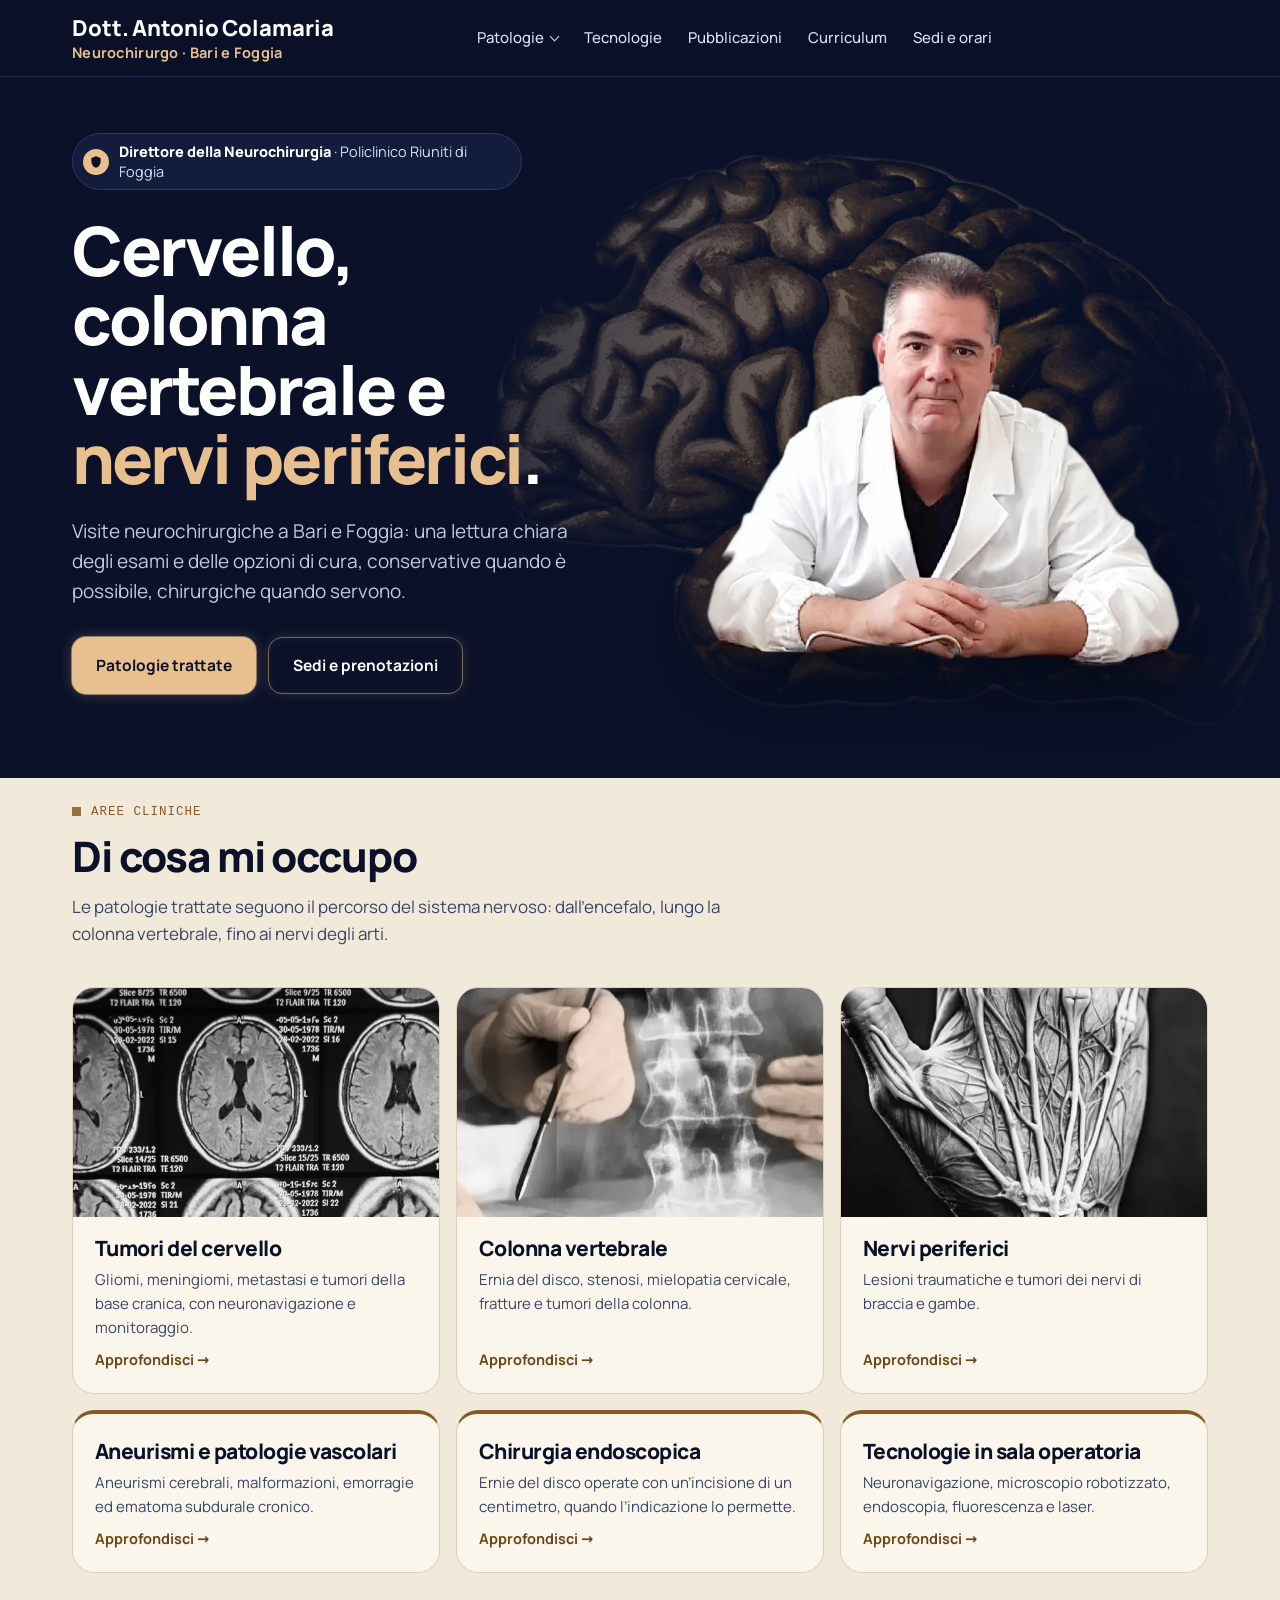
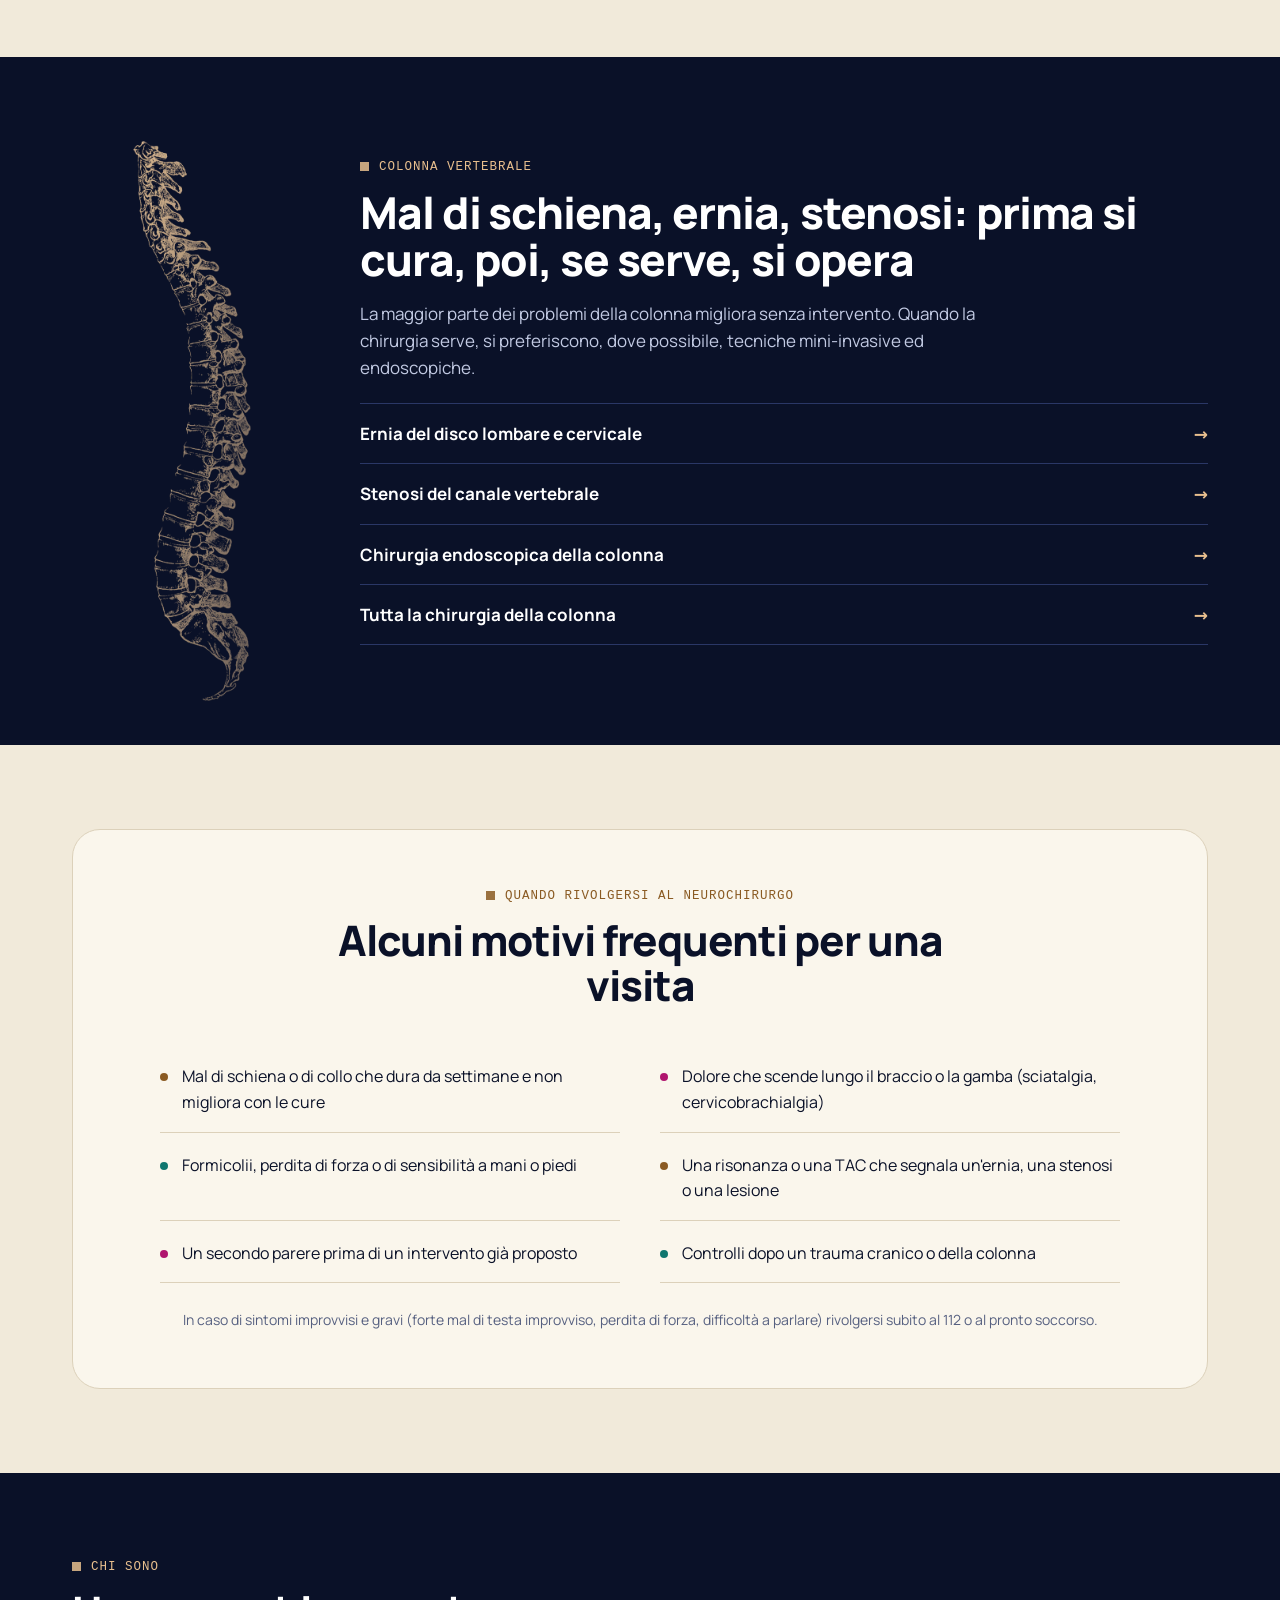
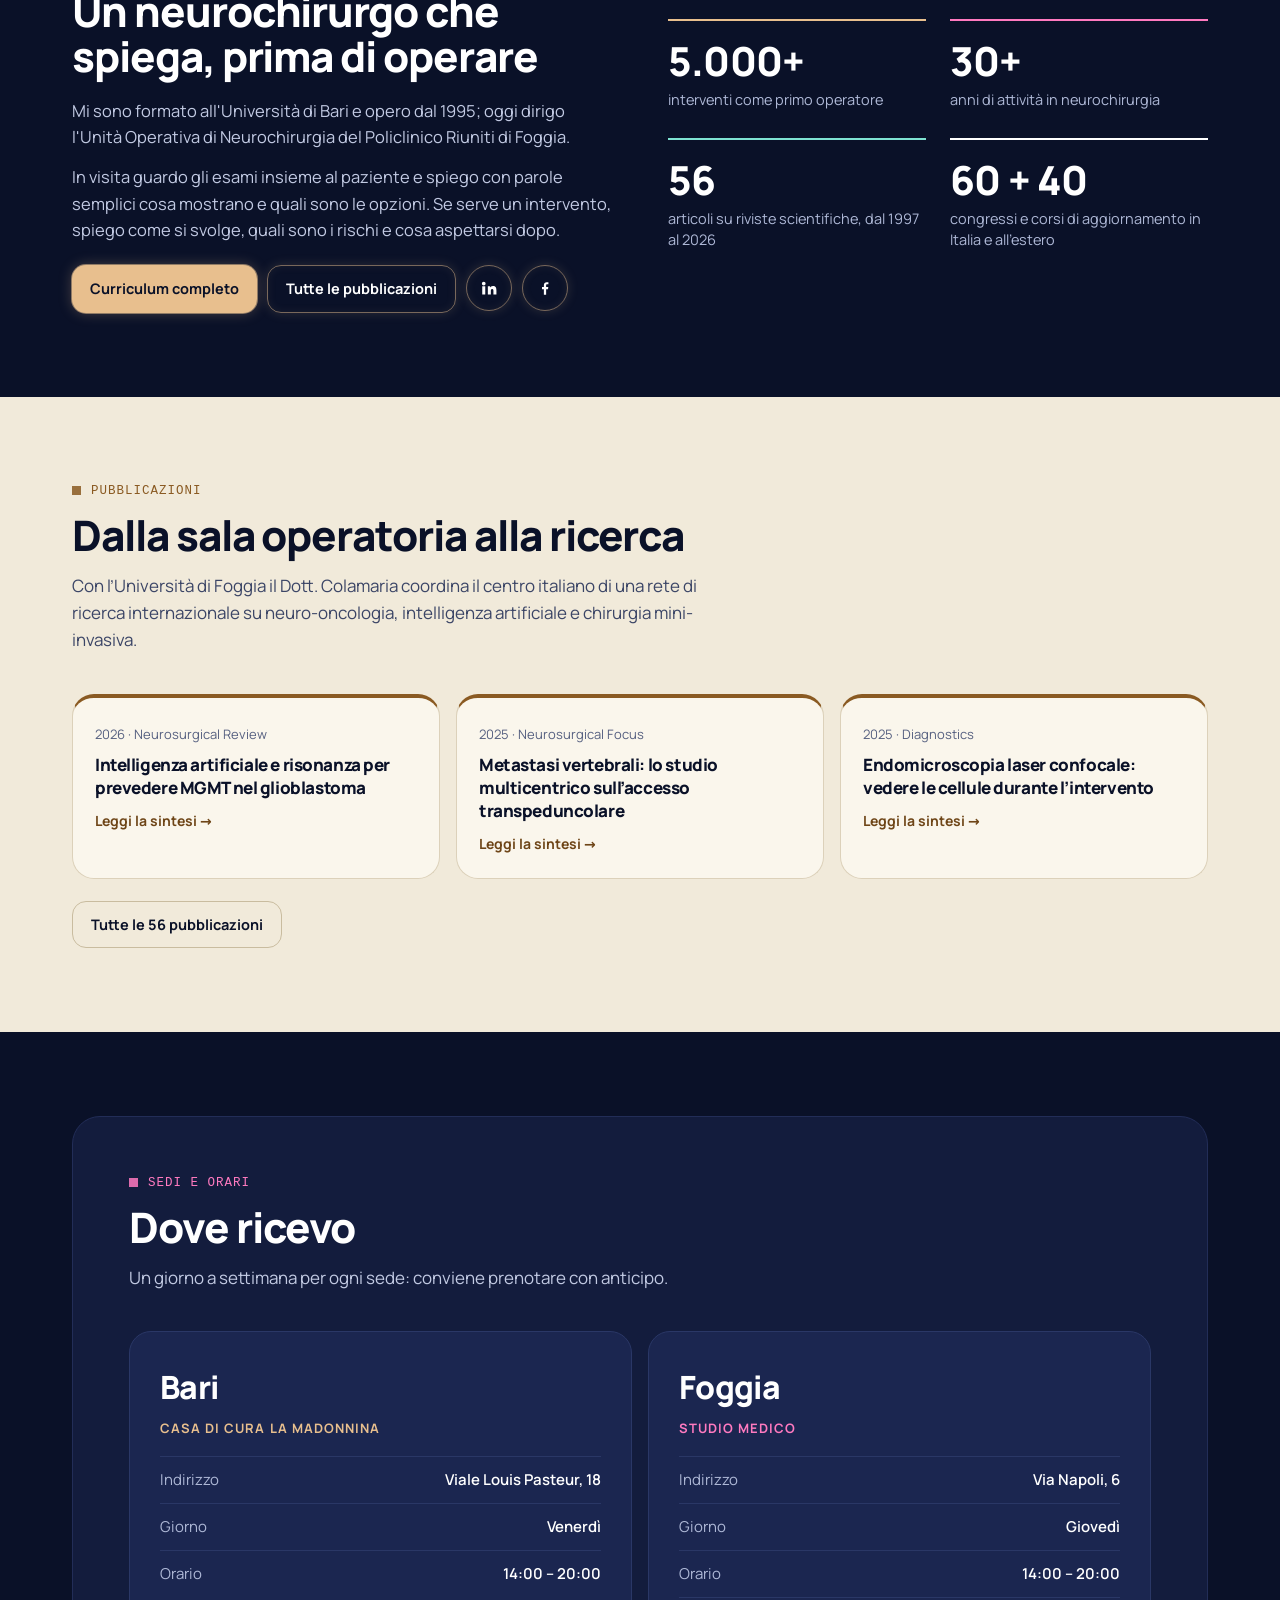
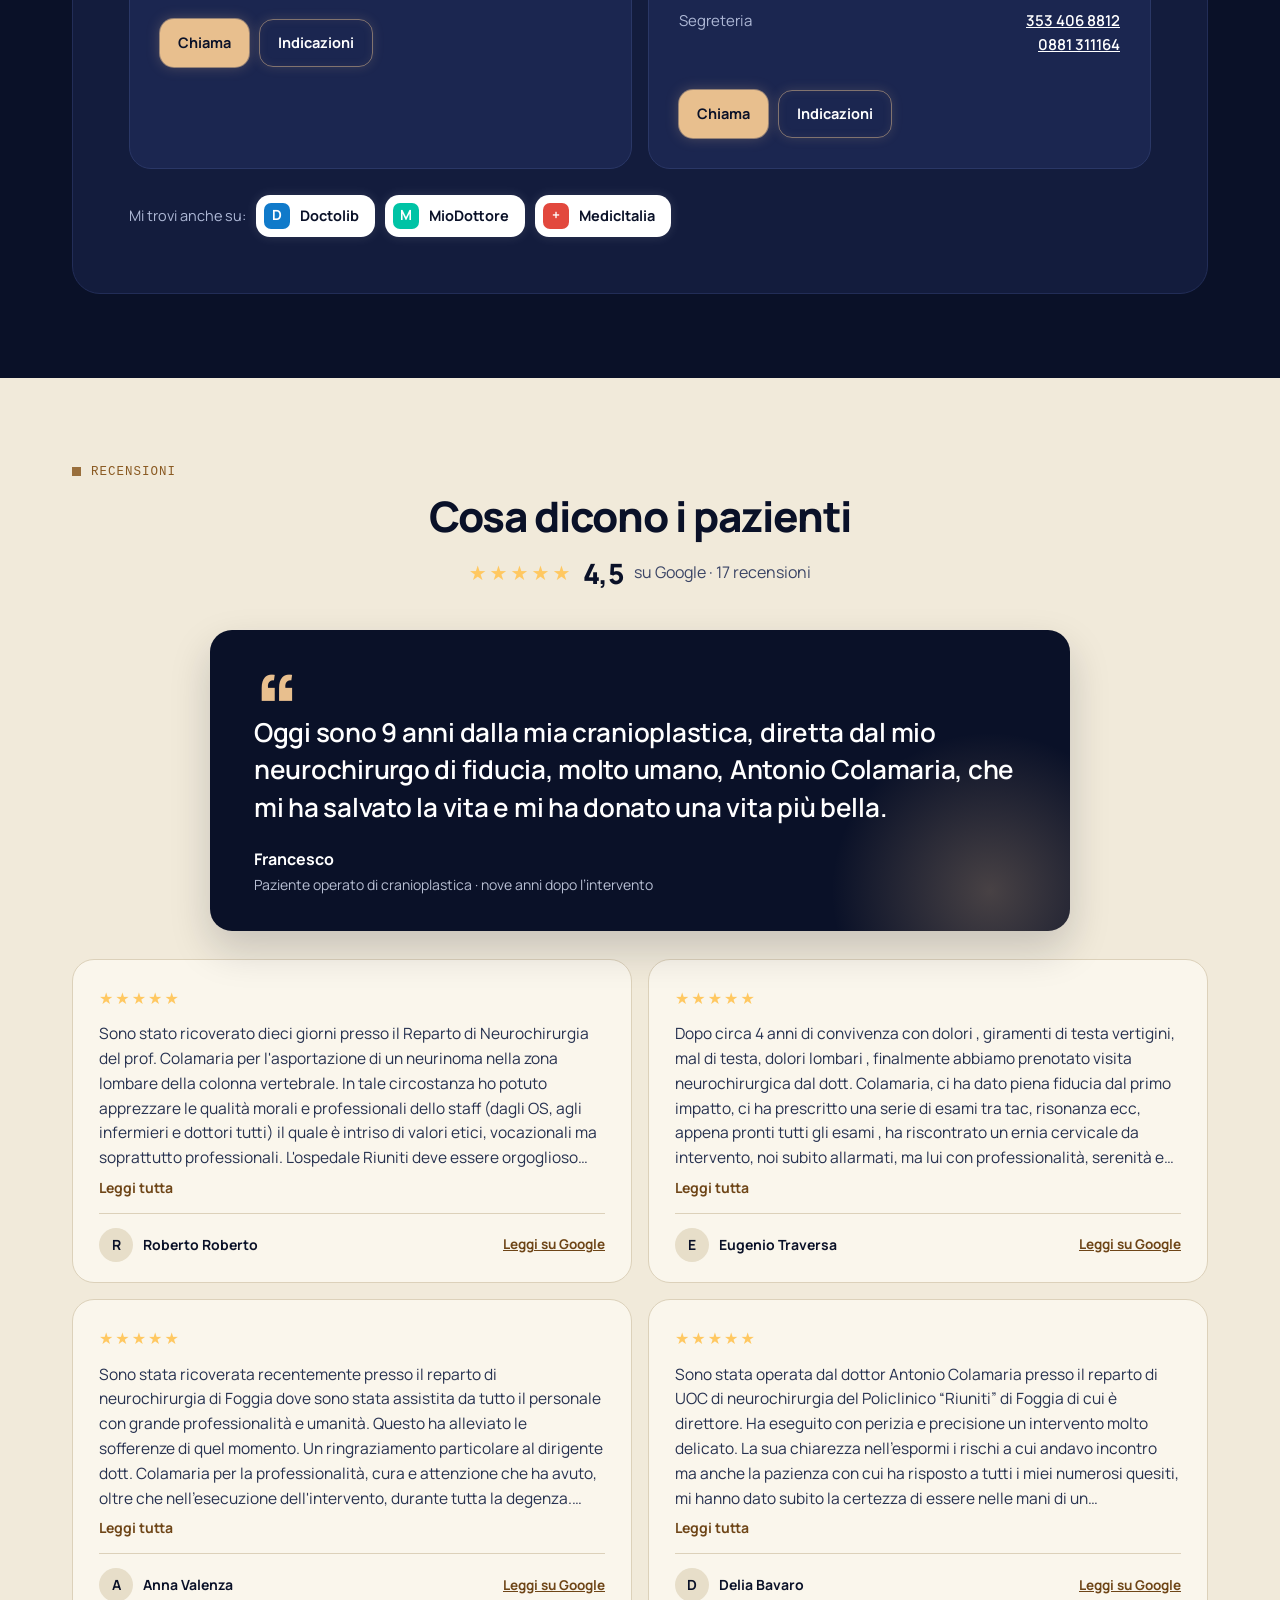
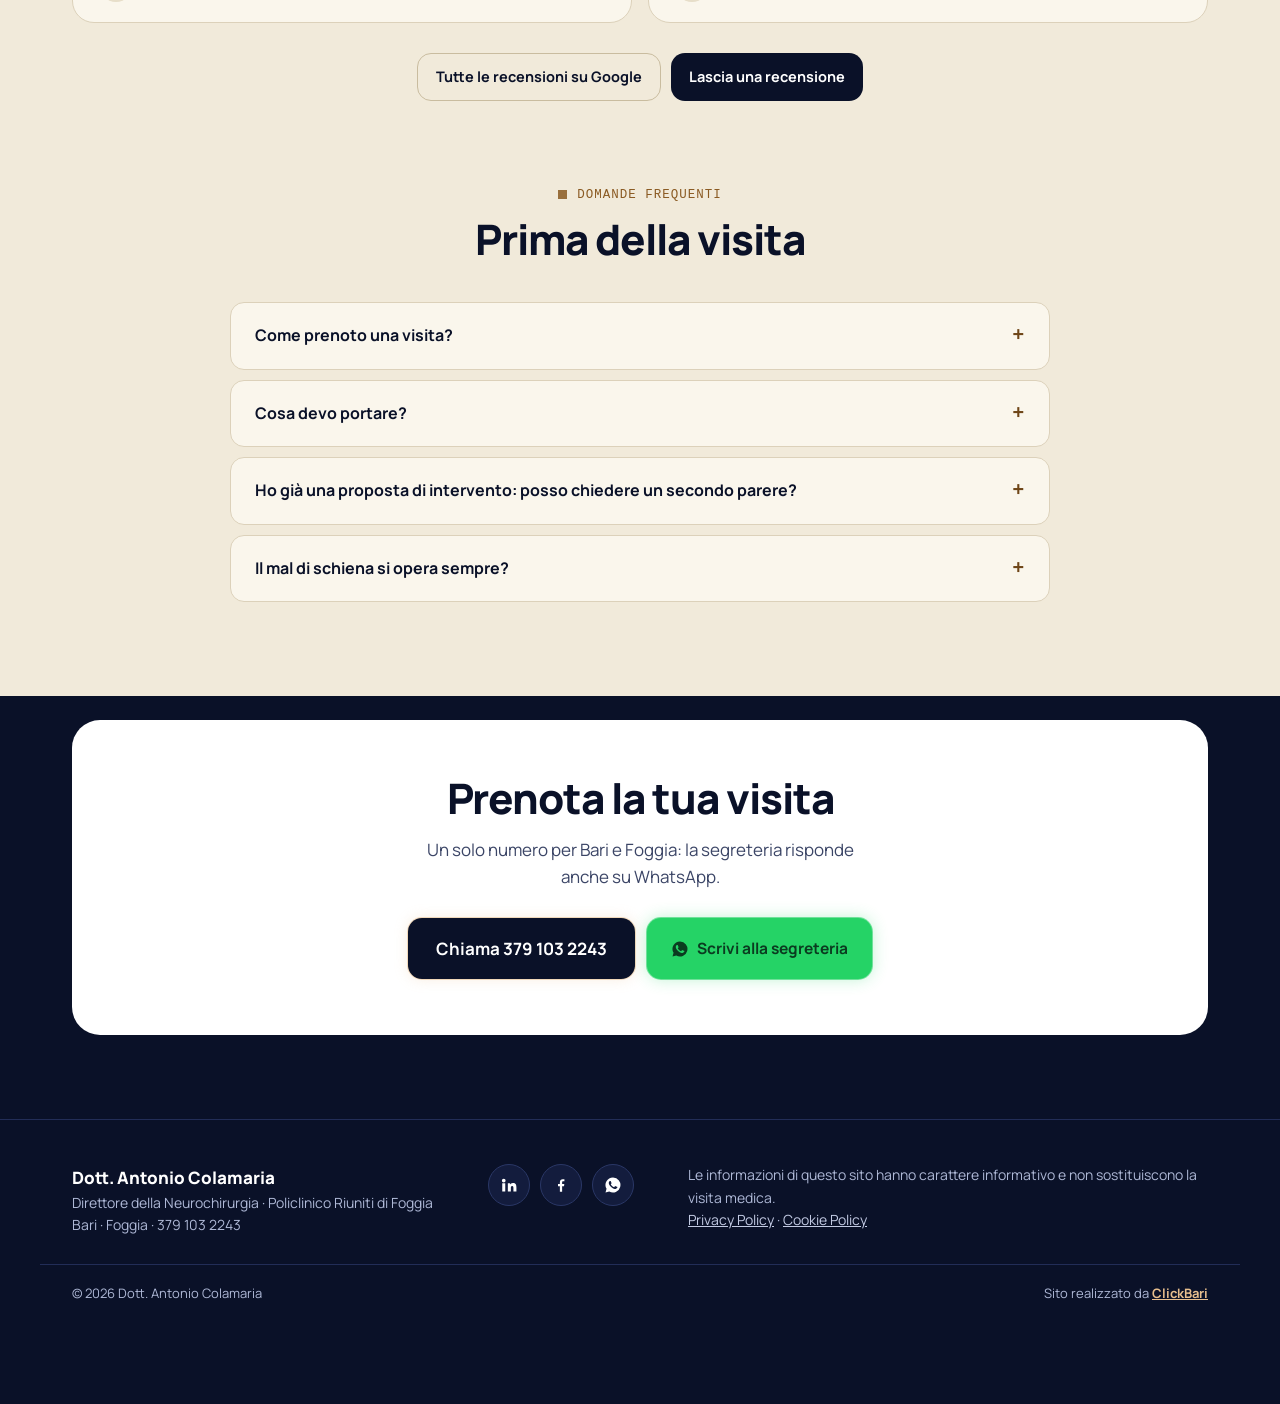
<file: index.html>
<!DOCTYPE html>
<html lang="it">
<head>
<meta charset="UTF-8">
<meta name="viewport" content="width=device-width, initial-scale=1">
<title>Dott. Antonio Colamaria — Neurochirurgo a Bari e Foggia</title>
<meta name="description" content="Dott. Antonio Colamaria, specialista in Neurochirurgia. Visite a Bari (Casa di Cura La Madonnina, venerdì) e a Foggia (via Napoli 6, giovedì). Patologie cerebrali, della colonna vertebrale e dei nervi periferici.">
<link rel="canonical" href="https://antoniocolamaria.it/">
<meta name="theme-color" content="#0A1128">
<link rel="icon" type="image/svg+xml" href="img/favicon.svg">
<link rel="icon" type="image/png" href="favicon.png">
<link rel="apple-touch-icon" href="img/apple-touch-icon.png">
<meta property="og:type" content="website">
<meta property="og:locale" content="it_IT">
<meta property="og:site_name" content="Dott. Antonio Colamaria">
<meta property="og:title" content="Dott. Antonio Colamaria — Neurochirurgo a Bari e Foggia">
<meta property="og:description" content="Visite di neurochirurgia a Bari (venerdì) e Foggia (giovedì). Cervello, colonna vertebrale e nervi periferici. Prenotazioni: 379 103 2243.">
<meta property="og:url" content="https://antoniocolamaria.it/">
<meta property="og:image" content="https://antoniocolamaria.it/img/og.jpg">
<meta property="og:image:width" content="1200">
<meta property="og:image:height" content="630">
<meta name="twitter:card" content="summary_large_image">
<link rel="preload" href="img/dott-antonio-colamaria.webp" as="image" type="image/webp">
<link rel="preload" href="fonts/manrope-latin-800-normal.woff2" as="font" type="font/woff2" crossorigin>
<link rel="preload" href="fonts/manrope-latin-400-normal.woff2" as="font" type="font/woff2" crossorigin>
<script type="application/ld+json">
{
  "@context": "https://schema.org",
  "@graph": [
    {
      "@type": "Person",
      "@id": "https://antoniocolamaria.it/#antonio",
      "name": "Antonio Colamaria",
      "honorificPrefix": "Dott.",
      "jobTitle": "Direttore della Neurochirurgia",
      "worksFor": {"@type": "Hospital", "name": "Policlinico Riuniti di Foggia", "address": {"@type": "PostalAddress", "addressLocality": "Foggia", "addressCountry": "IT"}},
      "alumniOf": {"@type": "CollegeOrUniversity", "name": "Università degli Studi di Bari"},
      "image": "https://antoniocolamaria.it/img/dott-antonio-colamaria.webp",
      "url": "https://antoniocolamaria.it/",
      "sameAs": [
        "https://www.linkedin.com/in/antonio-colamaria-a13306196/",
        "https://www.facebook.com/AntonioColamariaNeurochirurgo",
        "https://www.doctolib.it/neurochirurgo/bari/antonio-colamaria",
        "https://www.miodottore.it/antonio-colamaria/neurochirurgo/bari",
        "https://www.medicitalia.it/acolamaria/",
        "https://scholar.google.it/citations?user=2mzh9SIAAAAJ"
      ]
    },
    {
      "@type": "Physician",
      "@id": "https://antoniocolamaria.it/#bari",
      "name": "Dott. Antonio Colamaria — Neurochirurgo a Bari",
      "medicalSpecialty": "Neurosurgery",
      "url": "https://antoniocolamaria.it/",
      "image": "https://antoniocolamaria.it/img/dott-antonio-colamaria.webp",
      "telephone": "+393791032243",
      "address": {"@type": "PostalAddress", "streetAddress": "Viale Louis Pasteur, 18 (Casa di Cura La Madonnina)", "addressLocality": "Bari", "postalCode": "70124", "addressRegion": "BA", "addressCountry": "IT"},
      "openingHoursSpecification": [{"@type": "OpeningHoursSpecification", "dayOfWeek": "Friday", "opens": "14:00", "closes": "20:00"}],
      "employee": {"@id": "https://antoniocolamaria.it/#antonio"},
      "hasMap": "https://www.google.com/maps/place/?q=place_id:ChIJ8eb4NxvpRxMRz8BQaF9ujLE"
    },
    {
      "@type": "Physician",
      "@id": "https://antoniocolamaria.it/#foggia",
      "name": "Dott. Antonio Colamaria — Neurochirurgo a Foggia",
      "medicalSpecialty": "Neurosurgery",
      "url": "https://antoniocolamaria.it/",
      "image": "https://antoniocolamaria.it/img/dott-antonio-colamaria.webp",
      "telephone": "+393791032243",
      "address": {"@type": "PostalAddress", "streetAddress": "Via Napoli, 6", "addressLocality": "Foggia", "addressRegion": "FG", "addressCountry": "IT"},
      "openingHoursSpecification": [{"@type": "OpeningHoursSpecification", "dayOfWeek": "Thursday", "opens": "14:00", "closes": "20:00"}],
      "employee": {"@id": "https://antoniocolamaria.it/#antonio"}
    },
    {
      "@type": "FAQPage",
      "mainEntity": [
        {"@type": "Question", "name": "Come prenoto una visita?", "acceptedAnswer": {"@type": "Answer", "text": "Telefonando o scrivendo su WhatsApp alla segreteria al 379 103 2243: un solo numero per entrambe le sedi."}},
        {"@type": "Question", "name": "Cosa devo portare?", "acceptedAnswer": {"@type": "Answer", "text": "Gli esami già fatti (CD o link delle immagini di risonanza, TAC o radiografie, con i referti), eventuali visite specialistiche precedenti e l'elenco dei farmaci che assumi."}},
        {"@type": "Question", "name": "Ho già una proposta di intervento: posso chiedere un secondo parere?", "acceptedAnswer": {"@type": "Answer", "text": "Sì. Porta gli esami e la relazione che ti è stata consegnata: li valutiamo insieme e ti spiego le alternative possibili."}},
        {"@type": "Question", "name": "Il mal di schiena si opera sempre?", "acceptedAnswer": {"@type": "Answer", "text": "No. Nella maggior parte dei casi di patologia degenerativa della colonna si parte da terapie conservative; la chirurgia è indicata solo in situazioni specifiche, valutate caso per caso."}}
      ]
    }
  ]
}
</script>
<link rel="stylesheet" href="assets/style.css">
</head>
<body>

<header>
  <div class="wrap">
    <a href="/" class="brand"><strong>Dott. Antonio Colamaria</strong><span>Neurochirurgo · Bari e Foggia</span></a>
    <button class="menu-btn" type="button" aria-expanded="false" aria-controls="menu" aria-label="Apri il menu"><svg class="bars" viewBox="0 0 24 24" fill="none" stroke="currentColor" stroke-width="2" stroke-linecap="round" aria-hidden="true"><path d="M4 7h16M4 12h16M4 17h16"/></svg><svg class="x" viewBox="0 0 24 24" fill="none" stroke="currentColor" stroke-width="2" stroke-linecap="round" aria-hidden="true"><path d="M6 6l12 12M18 6L6 18"/></svg></button>
    <nav id="menu" aria-label="Menu principale">
      <div class="dd">
        <a href="/#patologie" class="dd-top">Patologie</a>
        <div class="sub">
          <a href="neuro-oncologia.html">Tumori del cervello</a>
          <a href="colonna-vertebrale.html">Colonna vertebrale</a>
          <a href="ernia-del-disco.html">Ernia del disco</a>
          <a href="stenosi-del-canale.html">Stenosi del canale</a>
          <a href="chirurgia-endoscopica-colonna.html">Chirurgia endoscopica</a>
          <a href="patologie-vascolari.html">Aneurismi e patologie vascolari</a>
          <a href="nervi-periferici.html">Nervi periferici</a>
          <a href="parkinson-dbs.html">Parkinson e DBS</a>
        </div>
      </div>
      <a href="tecnologie.html">Tecnologie</a>
      <a href="pubblicazioni.html">Pubblicazioni</a>
      <a href="curriculum.html">Curriculum</a>
      <a href="/#sedi">Sedi e orari</a>
      <a href="tel:+393791032243" class="btn btn-primary btn-sm">Prenota: 379 103 2243</a>
    </nav>
  </div>
</header>

<main>

<section class="hero">
  <div class="wrap">
    <div>
      <p class="hero-badge"><i aria-hidden="true"><svg viewBox="0 0 24 24"><path d="M12 2 4 5v6c0 5 3.4 9.4 8 11 4.6-1.6 8-6 8-11V5l-8-3Z"/></svg></i><span><b>Direttore della Neurochirurgia</b> · Policlinico Riuniti di Foggia</span></p>
      <h1>Cervello, colonna vertebrale e <em>nervi periferici</em>.</h1>
      <p class="lede">Visite neurochirurgiche a Bari e Foggia: una lettura chiara degli esami e delle opzioni di cura, conservative quando è possibile, chirurgiche quando servono.</p>
      <div class="hero-actions">
        <a href="#patologie" class="btn btn-primary">Patologie trattate</a>
        <a href="#sedi" class="btn btn-ghost">Sedi e prenotazioni</a>
      </div>
    </div>
    <figure class="portrait cut">
      <picture>
        <img src="img/dott-antonio-colamaria-scontornato.webp" alt="Il Dott. Antonio Colamaria, neurochirurgo" width="840" height="758" fetchpriority="high">
      </picture>
    </figure>
  </div>
</section>

<section id="patologie" class="light">
  <div class="wrap">
    <div class="head">
      <div class="kicker">Aree cliniche</div>
      <h2>Di cosa mi occupo</h2>
      <p>Le patologie trattate seguono il percorso del sistema nervoso: dall’encefalo, lungo la colonna vertebrale, fino ai nervi degli arti.</p>
    </div>
    <div class="areas">
      <a class="area" href="neuro-oncologia.html">
        <div class="pic"><img src="img/patologie-cervello.webp" alt="Risonanza magnetica dell’encefalo" width="584" height="365" loading="lazy" decoding="async"></div>
        <div class="body"><h3>Tumori del cervello</h3><p>Gliomi, meningiomi, metastasi e tumori della base cranica, con neuronavigazione e monitoraggio.</p><span class="go">Approfondisci →</span></div>
      </a>
      <a class="area" href="colonna-vertebrale.html">
        <div class="pic"><img src="img/patologie-colonna.webp" alt="Radiografia della colonna vertebrale" width="584" height="365" loading="lazy" decoding="async"></div>
        <div class="body"><h3>Colonna vertebrale</h3><p>Ernia del disco, stenosi, mielopatia cervicale, fratture e tumori della colonna.</p><span class="go">Approfondisci →</span></div>
      </a>
      <a class="area" href="nervi-periferici.html">
        <div class="pic"><img src="img/patologie-nervi.webp" alt="Nervi periferici della mano" width="584" height="365" loading="lazy" decoding="async"></div>
        <div class="body"><h3>Nervi periferici</h3><p>Lesioni traumatiche e tumori dei nervi di braccia e gambe.</p><span class="go">Approfondisci →</span></div>
      </a>
      <a class="area txt" href="patologie-vascolari.html">
        <div class="body"><h3>Aneurismi e patologie vascolari</h3><p>Aneurismi cerebrali, malformazioni, emorragie ed ematoma subdurale cronico.</p><span class="go">Approfondisci →</span></div>
      </a>
      <a class="area txt" href="chirurgia-endoscopica-colonna.html">
        <div class="body"><h3>Chirurgia endoscopica</h3><p>Ernie del disco operate con un’incisione di un centimetro, quando l’indicazione lo permette.</p><span class="go">Approfondisci →</span></div>
      </a>
      <a class="area txt" href="tecnologie.html">
        <div class="body"><h3>Tecnologie in sala operatoria</h3><p>Neuronavigazione, microscopio robotizzato, endoscopia, fluorescenza e laser.</p><span class="go">Approfondisci →</span></div>
      </a>
    </div>
  </div>
</section>

<section class="spine-band">
  <div class="wrap band">
    <div class="art"><img src="img/anatomia/colonna.webp" alt="Illustrazione anatomica della colonna vertebrale" width="297" height="1400" loading="lazy"></div>
    <div>
      <div class="kicker">Colonna vertebrale</div>
      <h2>Mal di schiena, ernia, stenosi: prima si cura, poi, se serve, si opera</h2>
      <p class="lede" style="color:var(--ink-soft);font-size:17px;max-width:40em">La maggior parte dei problemi della colonna migliora senza intervento. Quando la chirurgia serve, si preferiscono, dove possibile, tecniche mini-invasive ed endoscopiche.</p>
      <ul class="links-list">
        <li><a href="ernia-del-disco.html">Ernia del disco lombare e cervicale <span>→</span></a></li>
        <li><a href="stenosi-del-canale.html">Stenosi del canale vertebrale <span>→</span></a></li>
        <li><a href="chirurgia-endoscopica-colonna.html">Chirurgia endoscopica della colonna <span>→</span></a></li>
        <li><a href="colonna-vertebrale.html">Tutta la chirurgia della colonna <span>→</span></a></li>
      </ul>
    </div>
  </div>
</section>

<section class="when light" style="padding-top:84px">
  <div class="wrap"><div class="inner">
    <div class="head center">
      <div class="kicker">Quando rivolgersi al neurochirurgo</div>
      <h2>Alcuni motivi frequenti per una visita</h2>
    </div>
    <div class="when-grid">
      <div class="when-item">Mal di schiena o di collo che dura da settimane e non migliora con le cure</div>
      <div class="when-item">Dolore che scende lungo il braccio o la gamba (sciatalgia, cervicobrachialgia)</div>
      <div class="when-item">Formicolii, perdita di forza o di sensibilità a mani o piedi</div>
      <div class="when-item">Una risonanza o una TAC che segnala un'ernia, una stenosi o una lesione</div>
      <div class="when-item">Un secondo parere prima di un intervento già proposto</div>
      <div class="when-item">Controlli dopo un trauma cranico o della colonna</div>
    </div>
    <p class="note">In caso di sintomi improvvisi e gravi (forte mal di testa improvviso, perdita di forza, difficoltà a parlare) rivolgersi subito al 112 o al pronto soccorso.</p>
  </div></div>
</section>

<section id="chi-sono">
  <div class="wrap about">
    <div>
      <div class="kicker">Chi sono</div>
      <h2>Un neurochirurgo che spiega, prima di operare</h2>
      <p>Mi sono formato all'Università di Bari e opero dal 1995; oggi dirigo l'Unità Operativa di Neurochirurgia del Policlinico Riuniti di Foggia.</p>
      <p>In visita guardo gli esami insieme al paziente e spiego con parole semplici cosa mostrano e quali sono le opzioni. Se serve un intervento, spiego come si svolge, quali sono i rischi e cosa aspettarsi dopo.</p>
      <div class="links-row">
        <a href="curriculum.html" class="btn btn-primary btn-sm">Curriculum completo</a>
        <a href="pubblicazioni.html" class="btn btn-ghost btn-sm">Tutte le pubblicazioni</a>
        <a href="https://www.linkedin.com/in/antonio-colamaria-a13306196/" class="btn btn-ghost btn-sm social icon-only" target="_blank" rel="noopener me" aria-label="LinkedIn" title="LinkedIn"><svg viewBox="0 0 24 24" aria-hidden="true"><path d="M4.98 3.5a2.5 2.5 0 1 1 0 5 2.5 2.5 0 0 1 0-5ZM3 9.75h4v11H3v-11Zm6.5 0h3.8v1.5h.06c.53-1 1.83-2.05 3.77-2.05 4.03 0 4.77 2.65 4.77 6.1v5.45h-4v-4.83c0-1.15-.02-2.63-1.6-2.63-1.6 0-1.85 1.25-1.85 2.55v4.91h-4v-11Z"/></svg></a>
        <a href="https://www.facebook.com/AntonioColamariaNeurochirurgo" class="btn btn-ghost btn-sm social icon-only" target="_blank" rel="noopener me" aria-label="Facebook" title="Facebook"><svg viewBox="0 0 24 24" aria-hidden="true"><path d="M13.5 21v-7.5h2.5l.4-3h-2.9V8.6c0-.87.25-1.46 1.5-1.46h1.55V4.45A20 20 0 0 0 14.3 4.3c-2.25 0-3.8 1.37-3.8 3.9v2.3H8v3h2.5V21h3Z"/></svg></a>
      </div>
    </div>
    <div class="about-stats">
      <div class="stat"><b>5.000+</b><span>interventi come primo operatore</span></div>
      <div class="stat"><b>30+</b><span>anni di attività in neurochirurgia</span></div>
      <div class="stat"><b>56</b><span>articoli su riviste scientifiche, dal 1997 al 2026</span></div>
      <div class="stat"><b>60 + 40</b><span>congressi e corsi di aggiornamento in Italia e all&#39;estero</span></div>
    </div>
  </div>
</section>

<section class="light" id="ricerca">
  <div class="wrap">
    <div class="head">
      <div class="kicker">Pubblicazioni</div>
      <h2>Dalla sala operatoria alla ricerca</h2>
      <p>Con l’Università di Foggia il Dott. Colamaria coordina il centro italiano di una rete di ricerca internazionale su neuro-oncologia, intelligenza artificiale e chirurgia mini-invasiva.</p>
    </div>
    <div class="featured">
      <a class="feat" href="pubblicazioni.html#p2026-mgmt" style="text-decoration:none;color:inherit">
        <div class="body"><div class="meta">2026 · Neurosurgical Review</div><h3>Intelligenza artificiale e risonanza per prevedere MGMT nel glioblastoma</h3><span class="go" style="font-weight:700;color:var(--teal-deep);font-size:14px">Leggi la sintesi →</span></div>
      </a>
      <a class="feat" href="pubblicazioni.html#p2025-transpeduncolare" style="text-decoration:none;color:inherit">
        <div class="body"><div class="meta">2025 · Neurosurgical Focus</div><h3>Metastasi vertebrali: lo studio multicentrico sull’accesso transpeduncolare</h3><span class="go" style="font-weight:700;color:var(--teal-deep);font-size:14px">Leggi la sintesi →</span></div>
      </a>
      <a class="feat" href="pubblicazioni.html#p2025-confocale" style="text-decoration:none;color:inherit">
        <div class="body"><div class="meta">2025 · Diagnostics</div><h3>Endomicroscopia laser confocale: vedere le cellule durante l’intervento</h3><span class="go" style="font-weight:700;color:var(--teal-deep);font-size:14px">Leggi la sintesi →</span></div>
      </a>
    </div>
    <p style="margin-top:22px"><a href="pubblicazioni.html" class="btn btn-ghost btn-sm">Tutte le 56 pubblicazioni</a></p>
  </div>
</section>

<section class="sedi" id="sedi">
  <div class="wrap"><div class="inner">
    <div class="head">
      <div class="kicker">Sedi e orari</div>
      <h2>Dove ricevo</h2>
      <p>Un giorno a settimana per ogni sede: conviene prenotare con anticipo.</p>
    </div>
    <div class="loc-grid">
      <div class="loc">
        <div class="city">Bari</div>
        <div class="place">Casa di Cura La Madonnina</div>
        <div class="row"><span>Indirizzo</span><span>Viale Louis Pasteur, 18</span></div>
        <div class="row"><span>Giorno</span><span>Venerdì</span></div>
        <div class="row"><span>Orario</span><span>14:00 – 20:00</span></div>
        <div class="loc-actions">
          <a href="tel:+393791032243" class="btn btn-primary btn-sm">Chiama</a>
          <a href="https://www.google.com/maps/place/?q=place_id:ChIJ8eb4NxvpRxMRz8BQaF9ujLE" class="btn btn-ghost btn-sm" target="_blank" rel="noopener">Indicazioni</a>
        </div>
      </div>
      <div class="loc">
        <div class="city">Foggia</div>
        <div class="place">Studio medico</div>
        <div class="row"><span>Indirizzo</span><span>Via Napoli, 6</span></div>
        <div class="row"><span>Giorno</span><span>Giovedì</span></div>
        <div class="row"><span>Orario</span><span>14:00 – 20:00</span></div>
        <div class="row"><span>Segreteria</span><span><a href="tel:+393534068812">353 406 8812</a><br><a href="tel:+390881311164">0881 311164</a></span></div>
        <div class="loc-actions">
          <a href="tel:+393534068812" class="btn btn-primary btn-sm">Chiama</a>
          <a href="https://www.google.com/maps/search/?api=1&amp;query=Via+Napoli+6+Foggia" class="btn btn-ghost btn-sm" target="_blank" rel="noopener">Indicazioni</a>
        </div>
      </div>
    </div>
    <div class="online">
      <span>Mi trovi anche su:</span>
      <a class="plat" href="https://www.doctolib.it/neurochirurgo/bari/antonio-colamaria" target="_blank" rel="noopener"><i style="background:#107ACA" aria-hidden="true">D</i>Doctolib</a>
      <a class="plat" href="https://www.miodottore.it/antonio-colamaria/neurochirurgo/bari" target="_blank" rel="noopener"><i style="background:#00C3A5" aria-hidden="true">M</i>MioDottore</a>
      <a class="plat" href="https://www.medicitalia.it/acolamaria/" target="_blank" rel="noopener"><i style="background:#E2483D" aria-hidden="true">+</i>MedicItalia</a>
    </div>
  </div></div>
</section>

<section class="reviews light" id="recensioni" style="padding-top:84px">
  <div class="wrap">
    <div class="kicker">Recensioni</div>
    <h2 class="rev-h">Cosa dicono i pazienti</h2>
    <div class="rev-score"><span class="stars" aria-hidden="true">★★★★★</span><b>4,5</b><span>su Google · 17 recensioni</span></div>
    <figure class="story">
      <div class="story-mark" aria-hidden="true">“</div>
      <blockquote>Oggi sono 9 anni dalla mia cranioplastica, diretta dal mio neurochirurgo di fiducia, molto umano, Antonio Colamaria, che mi ha salvato la vita e mi ha donato una vita più bella.</blockquote>
      <figcaption><b>Francesco</b><span>Paziente operato di cranioplastica · nove anni dopo l’intervento</span></figcaption>
    </figure>
    <div class="rev-grid">
      <figure class="rev">
        <div class="rev-stars" aria-label="5 stelle su 5">★★★★★</div>
        <blockquote class="rev-text">Sono stato ricoverato dieci giorni presso il Reparto di Neurochirurgia del prof. Colamaria per l&#x27;asportazione di un neurinoma nella zona lombare della colonna vertebrale. In tale circostanza ho potuto apprezzare le qualità morali e professionali dello staff (dagli OS, agli infermieri e dottori tutti) il quale è intriso di valori etici, vocazionali ma soprattutto professionali. L&#x27;ospedale Riuniti deve essere orgoglioso della sua eccellenza: Neurochirurgia!</blockquote>
        <button class="rev-more" type="button" style="visibility:hidden">Leggi tutta</button>
        <figcaption><span class="av" aria-hidden="true">R</span><b>Roberto Roberto</b><a href="https://share.google/oZbVhh4xeSfmyc0vO" target="_blank" rel="noopener">Leggi su Google</a></figcaption>
      </figure>
      <figure class="rev">
        <div class="rev-stars" aria-label="5 stelle su 5">★★★★★</div>
        <blockquote class="rev-text">Dopo circa 4 anni di convivenza con dolori , giramenti di testa vertigini, mal di testa, dolori lombari , finalmente abbiamo prenotato visita neurochirurgica dal dott. Colamaria, ci ha dato piena fiducia dal primo impatto, ci ha prescritto una serie di esami tra tac, risonanza ecc, appena pronti tutti gli esami , ha riscontrato un ernia cervicale da intervento, noi subito allarmati, ma lui con professionalità, serenità e tranquillità, ci ha rassicurati di stare tranquilli , subito prenotato intervento chirurgico al policlinico di Foggia, dopo 10 giorni ci hanno chiamato, intervento, tre giorni di degenza in ospedale, subito dimissioni, intervento riuscito perfettamente grazie al dott, Colamaria e&#x27; il suo equipe medico , mia moglie è rinata veramente una cosa da non credere, dopo aver trascorso tutto dicembre e metà gennaio perennemente a letto mia moglie e &#x27; ritornata a camminare passeggiare non ha più nessun dolore, è per altro soffriva di pressione alta da 15 anni oggi è ritornato tutto nella norma, a eliminato pure la pillola della pressione, un vero professionista, non aggiungo altro grazie ancora Antonio Colamaria, sei un vero professionista serio , grazie di tutto</blockquote>
        <button class="rev-more" type="button" style="visibility:hidden">Leggi tutta</button>
        <figcaption><span class="av" aria-hidden="true">E</span><b>Eugenio Traversa</b><a href="https://share.google/p5bYbDEppxoATuacg" target="_blank" rel="noopener">Leggi su Google</a></figcaption>
      </figure>
      <figure class="rev">
        <div class="rev-stars" aria-label="5 stelle su 5">★★★★★</div>
        <blockquote class="rev-text">Sono stata ricoverata recentemente presso il reparto di neurochirurgia di Foggia dove sono stata assistita da tutto il personale con grande professionalità e umanità. Questo ha alleviato le sofferenze di quel momento. Un ringraziamento particolare al dirigente dott. Colamaria per la professionalità, cura e attenzione che ha avuto, oltre che nell&#x27;esecuzione dell&#x27;intervento, durante tutta la degenza. Grazie</blockquote>
        <button class="rev-more" type="button" style="visibility:hidden">Leggi tutta</button>
        <figcaption><span class="av" aria-hidden="true">A</span><b>Anna Valenza</b><a href="https://share.google/kr8IRh9aucrmlOOM9" target="_blank" rel="noopener">Leggi su Google</a></figcaption>
      </figure>
      <figure class="rev">
        <div class="rev-stars" aria-label="5 stelle su 5">★★★★★</div>
        <blockquote class="rev-text">Sono stata operata dal dottor Antonio Colamaria presso il reparto di UOC di neurochirurgia del Policlinico “Riuniti” di Foggia di cui è direttore. Ha eseguito con perizia e precisione un intervento molto delicato. La sua chiarezza nell’espormi i rischi a cui andavo incontro ma anche la pazienza con cui ha risposto a tutti i miei numerosi quesiti, mi hanno dato subito la certezza di essere nelle mani di un professionista serio, preparato e con delle grandi competenze oltre che ad un medico empatico e rassicurante, nonostante la situazione complicata della mia malattia.<br>Vorrei aggiungere che anche il reparto di neurochirurgia da lui diretto funziona molto bene, con una elevata attenzione al paziente sia da parte del personale medico, infermieristico e paramedico.<br>Un grazie sincero al dottor Colamaria per quanto ogni giorno fa.<br>Delia Bavaro</blockquote>
        <button class="rev-more" type="button" style="visibility:hidden">Leggi tutta</button>
        <figcaption><span class="av" aria-hidden="true">D</span><b>Delia Bavaro</b><a href="https://share.google/cAZnsXzcZnndux5iy" target="_blank" rel="noopener">Leggi su Google</a></figcaption>
      </figure>
    </div>
    <div class="links-row">
      <a href="https://www.google.com/maps/place/?q=place_id:ChIJ8eb4NxvpRxMRz8BQaF9ujLE" class="btn btn-ghost btn-sm" target="_blank" rel="noopener">Tutte le recensioni su Google</a>
      <a href="https://search.google.com/local/writereview?placeid=ChIJ8eb4NxvpRxMRz8BQaF9ujLE" class="btn btn-primary btn-sm" target="_blank" rel="noopener">Lascia una recensione</a>
    </div>
  </div>
</section>

<section id="faq" class="light" style="padding-top:0">
  <div class="wrap">
    <div class="head center">
      <div class="kicker">Domande frequenti</div>
      <h2>Prima della visita</h2>
    </div>
    <div class="faq">
      <details><summary>Come prenoto una visita?</summary><p>Telefonando o scrivendo su WhatsApp alla segreteria al 379 103 2243: un solo numero per entrambe le sedi.</p></details>
      <details><summary>Cosa devo portare?</summary><p>Gli esami già fatti (CD o link delle immagini di risonanza, TAC o radiografie, con i referti), eventuali visite specialistiche precedenti e l'elenco dei farmaci che assumi.</p></details>
      <details><summary>Ho già una proposta di intervento: posso chiedere un secondo parere?</summary><p>Sì. Porta gli esami e la relazione che ti è stata consegnata: li valutiamo insieme e ti spiego le alternative possibili.</p></details>
      <details><summary>Il mal di schiena si opera sempre?</summary><p>No. Nella maggior parte dei casi di patologia degenerativa della colonna si parte da terapie conservative; la chirurgia è indicata solo in situazioni specifiche, valutate caso per caso.</p></details>
    </div>
  </div>
</section>

<section class="cta">
  <div class="wrap"><div class="inner">
    <h2>Prenota la tua visita</h2>
    <p>Un solo numero per Bari e Foggia: la segreteria risponde anche su WhatsApp.</p>
    <div class="cta-actions">
      <a href="tel:+393791032243" class="btn btn-primary">Chiama 379 103 2243</a>
      <a href="https://wa.me/393791032243?text=Buongiorno%2C%20vorrei%20prenotare%20una%20visita%20con%20il%20Dott.%20Colamaria." class="btn btn-wa social" target="_blank" rel="noopener"><svg viewBox="0 0 24 24" aria-hidden="true"><path d="M12 2a10 10 0 0 0-8.6 15.1L2 22l5-1.3A10 10 0 1 0 12 2Zm5.3 14.1c-.2.6-1.3 1.2-1.8 1.2-.5.1-1 .1-3.3-.8-2.8-1.1-4.5-4-4.7-4.2-.1-.2-1.1-1.5-1.1-2.9s.7-2 1-2.3c.2-.3.5-.3.7-.3h.5c.2 0 .4 0 .6.5l.8 2c.1.2.1.4 0 .5l-.3.5-.4.4c-.1.1-.3.3-.1.6.2.3.8 1.3 1.6 2.1 1.1 1 2 1.3 2.3 1.4.3.1.5.1.6-.1l.9-1.1c.2-.3.4-.2.7-.1l1.9.9c.3.1.5.2.5.3.1.2.1.8-.1 1.4Z"/></svg>Scrivi alla segreteria</a>
    </div>
  </div></div>
</section>

</main>

<footer>
  <div class="wrap">
    <div>
      <strong>Dott. Antonio Colamaria</strong><br>
      Direttore della Neurochirurgia · Policlinico Riuniti di Foggia<br>
      Bari · Foggia · 379 103 2243
    </div>
    <div class="foot-social">
      <a href="https://www.linkedin.com/in/antonio-colamaria-a13306196/" target="_blank" rel="noopener me" aria-label="LinkedIn del Dott. Colamaria"><svg viewBox="0 0 24 24" aria-hidden="true"><path d="M4.98 3.5a2.5 2.5 0 1 1 0 5 2.5 2.5 0 0 1 0-5ZM3 9.75h4v11H3v-11Zm6.5 0h3.8v1.5h.06c.53-1 1.83-2.05 3.77-2.05 4.03 0 4.77 2.65 4.77 6.1v5.45h-4v-4.83c0-1.15-.02-2.63-1.6-2.63-1.6 0-1.85 1.25-1.85 2.55v4.91h-4v-11Z"/></svg></a>
      <a href="https://www.facebook.com/AntonioColamariaNeurochirurgo" target="_blank" rel="noopener me" aria-label="Facebook del Dott. Colamaria"><svg viewBox="0 0 24 24" aria-hidden="true"><path d="M13.5 21v-7.5h2.5l.4-3h-2.9V8.6c0-.87.25-1.46 1.5-1.46h1.55V4.45A20 20 0 0 0 14.3 4.3c-2.25 0-3.8 1.37-3.8 3.9v2.3H8v3h2.5V21h3Z"/></svg></a>
      <a href="https://wa.me/393791032243?text=Buongiorno%2C%20vorrei%20prenotare%20una%20visita%20con%20il%20Dott.%20Colamaria." target="_blank" rel="noopener" aria-label="WhatsApp della segreteria per prenotare"><svg viewBox="0 0 24 24" aria-hidden="true"><path d="M12 2a10 10 0 0 0-8.6 15.1L2 22l5-1.3A10 10 0 1 0 12 2Zm5.3 14.1c-.2.6-1.3 1.2-1.8 1.2-.5.1-1 .1-3.3-.8-2.8-1.1-4.5-4-4.7-4.2-.1-.2-1.1-1.5-1.1-2.9s.7-2 1-2.3c.2-.3.5-.3.7-.3h.5c.2 0 .4 0 .6.5l.8 2c.1.2.1.4 0 .5l-.3.5-.4.4c-.1.1-.3.3-.1.6.2.3.8 1.3 1.6 2.1 1.1 1 2 1.3 2.3 1.4.3.1.5.1.6-.1l.9-1.1c.2-.3.4-.2.7-.1l1.9.9c.3.1.5.2.5.3.1.2.1.8-.1 1.4Z"/></svg></a>
    </div>
    <div class="disclaimer">Le informazioni di questo sito hanno carattere informativo e non sostituiscono la visita medica.<br><a href="privacy.html">Privacy Policy</a> · <a href="cookie.html">Cookie Policy</a> · <button type="button" class="cc-open">Preferenze cookie</button></div>
  </div>
  <div class="wrap credit">
    <span>© <span id="y">2026</span> Dott. Antonio Colamaria</span>
    <span>Sito realizzato da <a href="https://clickbari.it" target="_blank" rel="noopener">ClickBari</a></span>
  </div>
</footer>

<div class="callbar"><a href="tel:+393791032243" class="btn btn-primary">Chiama per prenotare</a></div>
<a class="wa-float" href="https://wa.me/393791032243?text=Buongiorno%2C%20vorrei%20prenotare%20una%20visita%20con%20il%20Dott.%20Colamaria." target="_blank" rel="noopener" aria-label="Scrivi alla segreteria su WhatsApp per prenotare"><svg viewBox="0 0 24 24" aria-hidden="true"><path d="M12 2a10 10 0 0 0-8.6 15.1L2 22l5-1.3A10 10 0 1 0 12 2Zm5.3 14.1c-.2.6-1.3 1.2-1.8 1.2-.5.1-1 .1-3.3-.8-2.8-1.1-4.5-4-4.7-4.2-.1-.2-1.1-1.5-1.1-2.9s.7-2 1-2.3c.2-.3.5-.3.7-.3h.5c.2 0 .4 0 .6.5l.8 2c.1.2.1.4 0 .5l-.3.5-.4.4c-.1.1-.3.3-.1.6.2.3.8 1.3 1.6 2.1 1.1 1 2 1.3 2.3 1.4.3.1.5.1.6-.1l.9-1.1c.2-.3.4-.2.7-.1l1.9.9c.3.1.5.2.5.3.1.2.1.8-.1 1.4Z"/></svg></a>
<script>
document.querySelectorAll('.rev').forEach(r=>{const t=r.querySelector('.rev-text'),b=r.querySelector('.rev-more');
  if(t.scrollHeight>t.clientHeight+1){b.style.visibility='visible';b.onclick=()=>{r.classList.toggle('open');b.textContent=r.classList.contains('open')?'Mostra meno':'Leggi tutta'}}});
</script>
<script src="assets/site.js"></script>

<script src="assets/consent.js" defer></script>
</body>
</html>
</file>
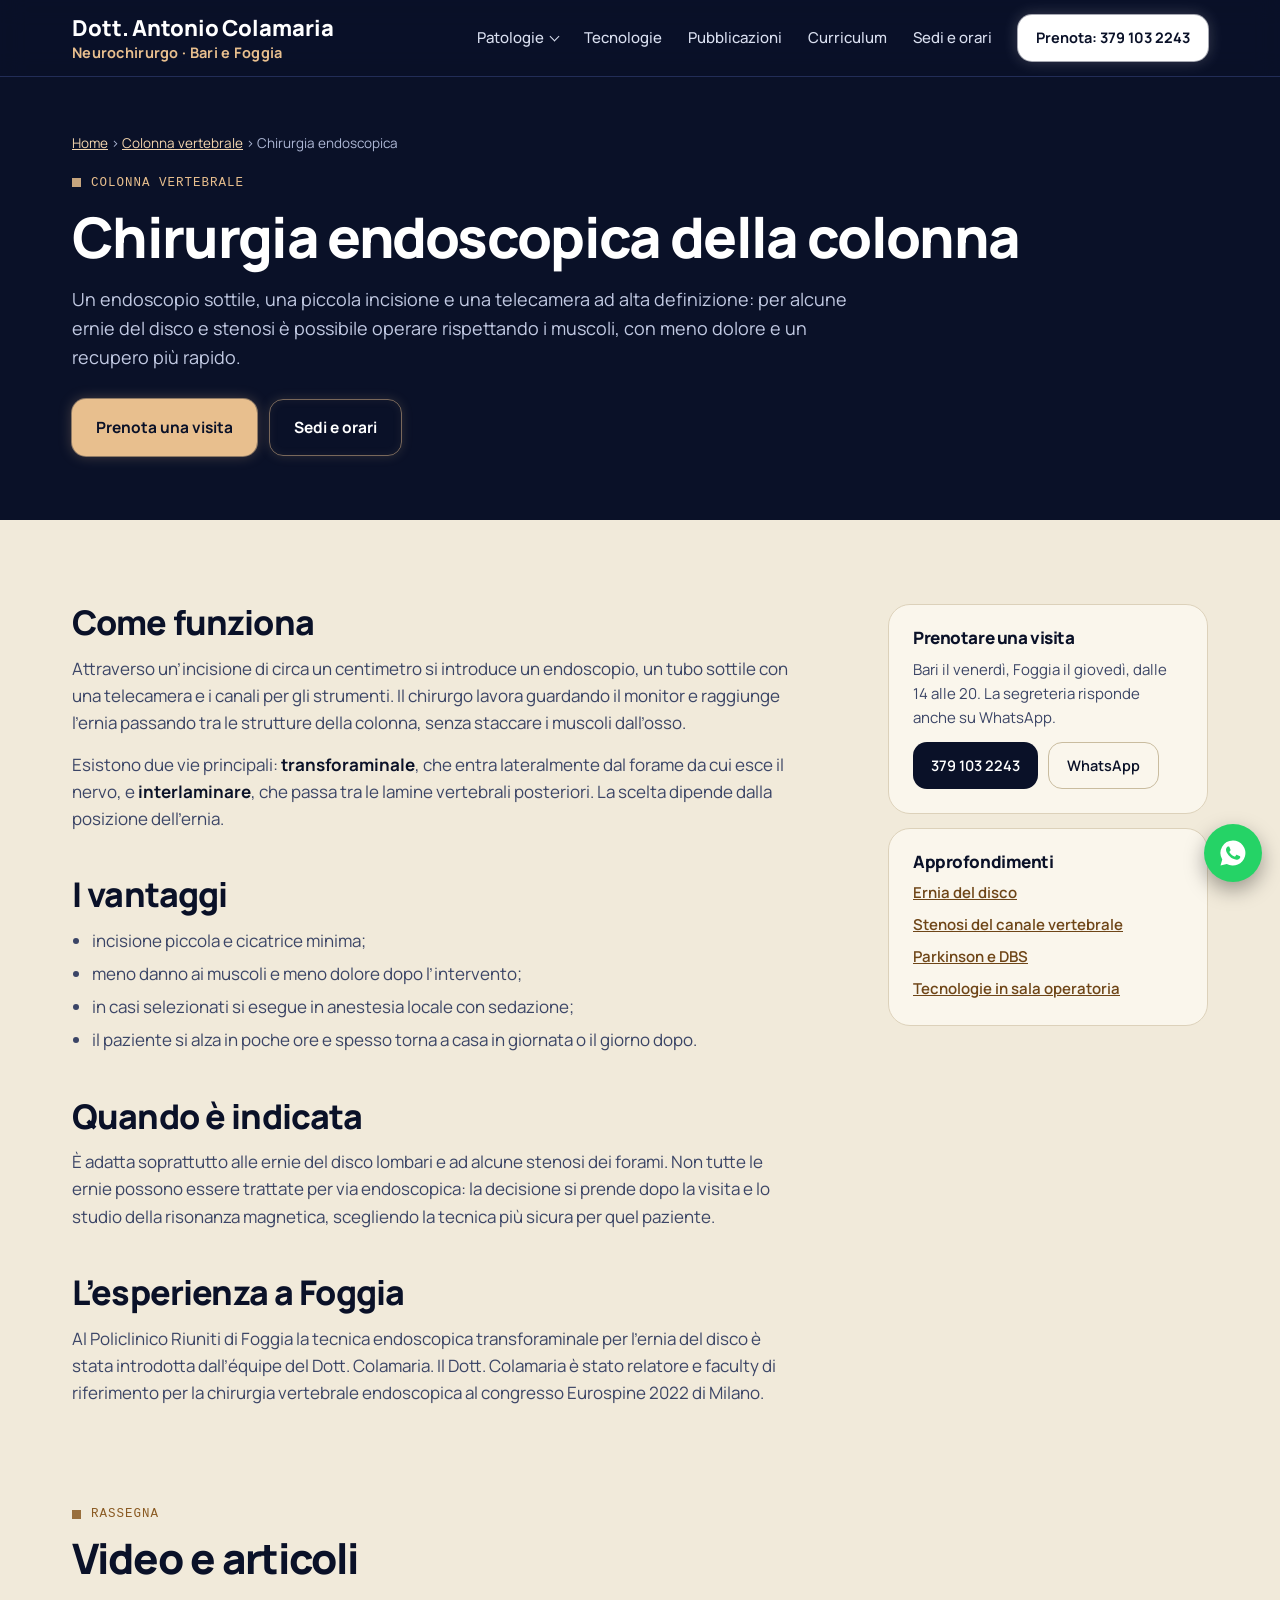
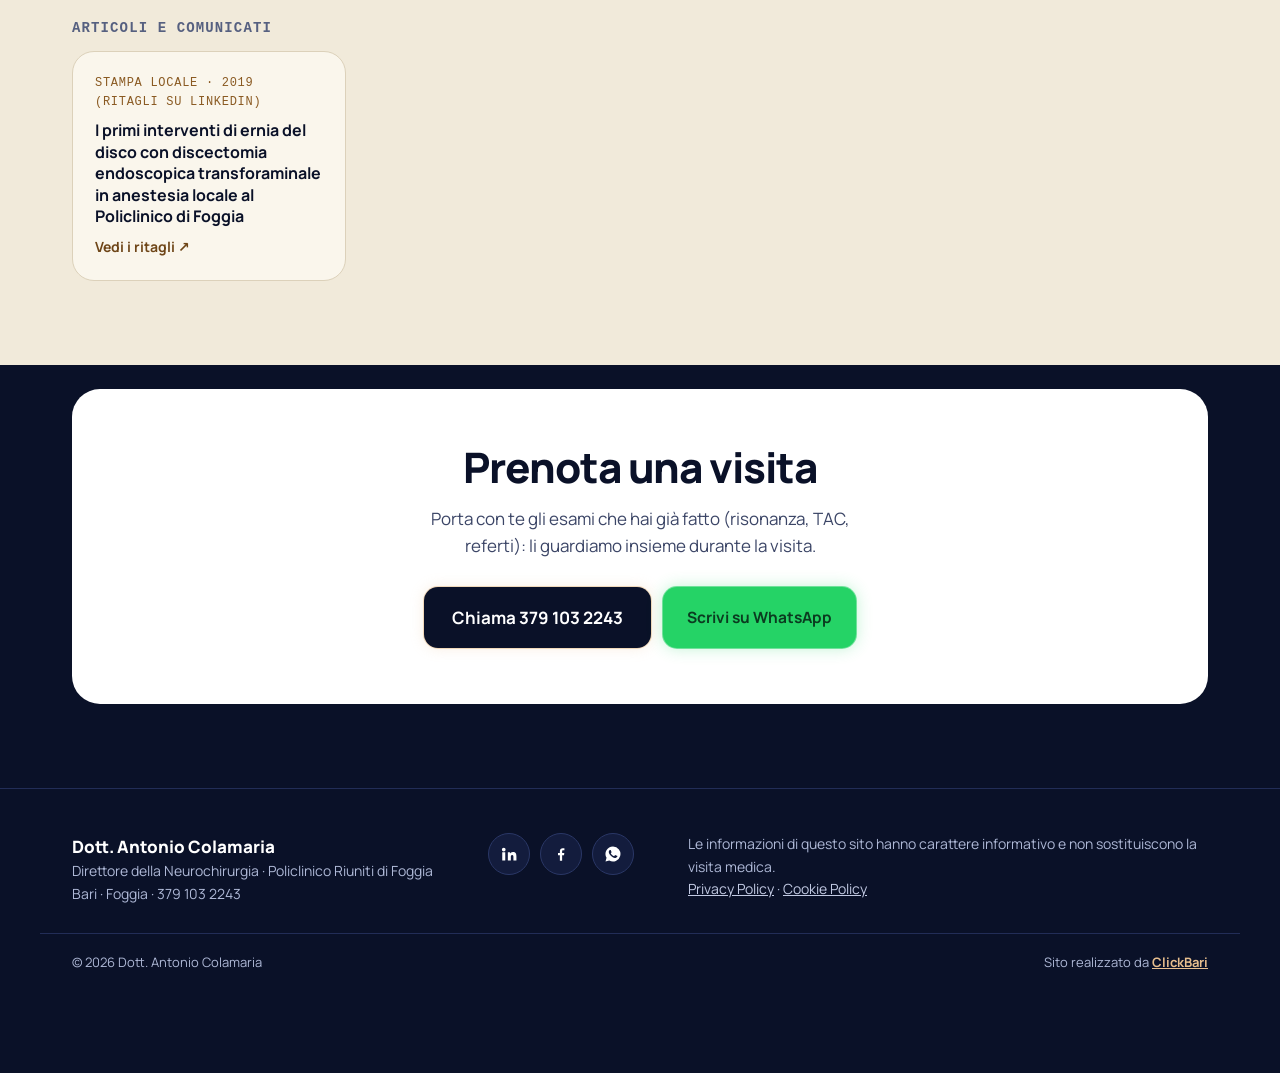
<file: chirurgia-endoscopica-colonna.html>
<!DOCTYPE html>
<html lang="it">
<head>
<meta charset="UTF-8">
<meta name="viewport" content="width=device-width, initial-scale=1">
<title>Chirurgia endoscopica della colonna · Dott. Antonio Colamaria, neurochirurgo</title>
<meta name="description" content="Chirurgia endoscopica della colonna per l’ernia del disco: piccola incisione, meno dolore, dimissione rapida. Quando è indicata. Visite a Bari e Foggia.">
<link rel="canonical" href="https://antoniocolamaria.it/chirurgia-endoscopica-colonna.html">
<meta name="theme-color" content="#0A1128">
<link rel="icon" type="image/svg+xml" href="img/favicon.svg">
<link rel="icon" type="image/png" href="favicon.png">
<link rel="apple-touch-icon" href="img/apple-touch-icon.png">
<meta property="og:type" content="website">
<meta property="og:locale" content="it_IT">
<meta property="og:site_name" content="Dott. Antonio Colamaria">
<meta property="og:title" content="Chirurgia endoscopica della colonna · Dott. Antonio Colamaria, neurochirurgo">
<meta property="og:description" content="Chirurgia endoscopica della colonna per l’ernia del disco: piccola incisione, meno dolore, dimissione rapida. Quando è indicata. Visite a Bari e Foggia.">
<meta property="og:url" content="https://antoniocolamaria.it/chirurgia-endoscopica-colonna.html">
<meta property="og:image" content="https://antoniocolamaria.it/img/og.jpg">
<meta name="twitter:card" content="summary_large_image">
<link rel="preload" href="fonts/manrope-latin-800-normal.woff2" as="font" type="font/woff2" crossorigin>
<link rel="preload" href="fonts/manrope-latin-400-normal.woff2" as="font" type="font/woff2" crossorigin>
<link rel="stylesheet" href="assets/style.css">
<script type="application/ld+json">
[
 {
  "@context": "https://schema.org",
  "@type": "BreadcrumbList",
  "itemListElement": [
   {
    "@type": "ListItem",
    "position": 1,
    "name": "Home",
    "item": "https://antoniocolamaria.it/"
   },
   {
    "@type": "ListItem",
    "position": 2,
    "name": "Colonna vertebrale",
    "item": "https://antoniocolamaria.it/colonna-vertebrale.html"
   },
   {
    "@type": "ListItem",
    "position": 3,
    "name": "Chirurgia endoscopica",
    "item": "https://antoniocolamaria.it/chirurgia-endoscopica-colonna.html"
   }
  ]
 },
 {
  "@context": "https://schema.org",
  "@type": "MedicalWebPage",
  "name": "Chirurgia endoscopica della colonna",
  "url": "https://antoniocolamaria.it/chirurgia-endoscopica-colonna.html",
  "inLanguage": "it",
  "about": "Colonna vertebrale",
  "author": {
   "@type": "Physician",
   "name": "Dott. Antonio Colamaria",
   "url": "https://antoniocolamaria.it/"
  }
 }
]
</script>
</head>
<body>

<header>
  <div class="wrap">
    <a href="/" class="brand"><strong>Dott. Antonio Colamaria</strong><span>Neurochirurgo · Bari e Foggia</span></a>
    <button class="menu-btn" type="button" aria-expanded="false" aria-controls="menu" aria-label="Apri il menu"><svg class="bars" viewBox="0 0 24 24" fill="none" stroke="currentColor" stroke-width="2" stroke-linecap="round" aria-hidden="true"><path d="M4 7h16M4 12h16M4 17h16"/></svg><svg class="x" viewBox="0 0 24 24" fill="none" stroke="currentColor" stroke-width="2" stroke-linecap="round" aria-hidden="true"><path d="M6 6l12 12M18 6L6 18"/></svg></button>
    <nav id="menu" aria-label="Menu principale">
      <div class="dd">
        <a href="/#patologie" class="dd-top">Patologie</a>
        <div class="sub">
          <a href="neuro-oncologia.html">Tumori del cervello</a>
          <a href="colonna-vertebrale.html">Colonna vertebrale</a>
          <a href="ernia-del-disco.html">Ernia del disco</a>
          <a href="stenosi-del-canale.html">Stenosi del canale</a>
          <a href="chirurgia-endoscopica-colonna.html">Chirurgia endoscopica</a>
          <a href="patologie-vascolari.html">Aneurismi e patologie vascolari</a>
          <a href="nervi-periferici.html">Nervi periferici</a>
          <a href="parkinson-dbs.html">Parkinson e DBS</a>
        </div>
      </div>
      <a href="tecnologie.html">Tecnologie</a>
      <a href="pubblicazioni.html">Pubblicazioni</a>
      <a href="curriculum.html">Curriculum</a>
      <a href="/#sedi">Sedi e orari</a>
      <a href="tel:+393791032243" class="btn btn-primary btn-sm">Prenota: 379 103 2243</a>
    </nav>
  </div>
</header>

<main>
<section class="p-hero">
  <div class="wrap">
    <div>
      <div class="crumbs"><a href="/">Home</a> › <a href="colonna-vertebrale.html">Colonna vertebrale</a> › Chirurgia endoscopica</div>
      <div class="label">Colonna vertebrale</div>
      <h1>Chirurgia endoscopica della colonna</h1>
      <p class="lede">Un endoscopio sottile, una piccola incisione e una telecamera ad alta definizione: per alcune ernie del disco e stenosi è possibile operare rispettando i muscoli, con meno dolore e un recupero più rapido.</p>
      <div class="actions">
        <a href="tel:+393791032243" class="btn btn-primary">Prenota una visita</a>
        <a href="/#sedi" class="btn btn-ghost">Sedi e orari</a>
      </div>
    </div>
  </div>
</section>

<section class="light">
  <div class="wrap layout">
    <article class="prose">
      <h2 style="margin-top:0">Come funziona</h2>
      <p>Attraverso un’incisione di circa un centimetro si introduce un endoscopio, un tubo sottile con una telecamera e i canali per gli strumenti. Il chirurgo lavora guardando il monitor e raggiunge l’ernia passando tra le strutture della colonna, senza staccare i muscoli dall’osso.</p>
      <p>Esistono due vie principali: <strong>transforaminale</strong>, che entra lateralmente dal forame da cui esce il nervo, e <strong>interlaminare</strong>, che passa tra le lamine vertebrali posteriori. La scelta dipende dalla posizione dell’ernia.</p>

      <h2>I vantaggi</h2>
      <ul>
        <li>incisione piccola e cicatrice minima;</li>
        <li>meno danno ai muscoli e meno dolore dopo l’intervento;</li>
        <li>in casi selezionati si esegue in anestesia locale con sedazione;</li>
        <li>il paziente si alza in poche ore e spesso torna a casa in giornata o il giorno dopo.</li>
      </ul>

      <h2>Quando è indicata</h2>
      <p>È adatta soprattutto alle ernie del disco lombari e ad alcune stenosi dei forami. Non tutte le ernie possono essere trattate per via endoscopica: la decisione si prende dopo la visita e lo studio della risonanza magnetica, scegliendo la tecnica più sicura per quel paziente.</p>

      <h2>L’esperienza a Foggia</h2>
      <p>Al Policlinico Riuniti di Foggia la tecnica endoscopica transforaminale per l’ernia del disco è stata introdotta dall’équipe del Dott. Colamaria. Il Dott. Colamaria è stato relatore e faculty di riferimento per la chirurgia vertebrale endoscopica al congresso Eurospine 2022 di Milano.</p>
    </article>
    <aside class="aside">
      <div class="box">
        <h3>Prenotare una visita</h3>
        <p>Bari il venerdì, Foggia il giovedì, dalle 14 alle 20. La segreteria risponde anche su WhatsApp.</p>
        <p style="margin-top:12px;display:flex;flex-wrap:wrap;gap:10px"><a href="tel:+393791032243" class="btn btn-primary btn-sm">379 103 2243</a><a href="https://wa.me/393791032243?text=Buongiorno%2C%20vorrei%20prenotare%20una%20visita%20con%20il%20Dott.%20Colamaria." class="btn btn-ghost btn-sm" target="_blank" rel="noopener">WhatsApp</a></p>
      </div>
      <div class="box">
        <h3>Approfondimenti</h3>
        <ul>
          <li><a href="ernia-del-disco.html">Ernia del disco</a></li>
          <li><a href="stenosi-del-canale.html">Stenosi del canale vertebrale</a></li>
          <li><a href="parkinson-dbs.html">Parkinson e DBS</a></li>
          <li><a href="tecnologie.html">Tecnologie in sala operatoria</a></li>
        </ul>
      </div>
    </aside>
  </div>
</section>

<section class="light" style="padding-top:0">
  <div class="wrap">
    <div class="head">
      <div class="kicker">Rassegna</div>
      <h2>Video e articoli</h2>
    </div>
    <h3 class="sub-h">Articoli e comunicati</h3>
    <div class="media-grid">
      <a class="media" href="https://www.linkedin.com/posts/antonio-colamaria-a13306196_activity-6604684737762078721-dHaA/" target="_blank" rel="noopener">
        <span class="src">Stampa locale · 2019 (ritagli su LinkedIn)</span>
        <b>I primi interventi di ernia del disco con discectomia endoscopica transforaminale in anestesia locale al Policlinico di Foggia</b>
        <span class="go">Vedi i ritagli ↗</span>
      </a>
    </div>
  </div>
</section>

<section class="cta">
  <div class="wrap"><div class="inner">
    <h2>Prenota una visita</h2>
    <p>Porta con te gli esami che hai già fatto (risonanza, TAC, referti): li guardiamo insieme durante la visita.</p>
    <div class="cta-actions">
      <a href="tel:+393791032243" class="btn btn-primary">Chiama 379 103 2243</a>
      <a href="https://wa.me/393791032243?text=Buongiorno%2C%20vorrei%20prenotare%20una%20visita%20con%20il%20Dott.%20Colamaria." class="btn btn-wa social" target="_blank" rel="noopener">Scrivi su WhatsApp</a>
    </div>
  </div></div>
</section>
</main>

<footer>
  <div class="wrap">
    <div>
      <strong>Dott. Antonio Colamaria</strong><br>
      Direttore della Neurochirurgia · Policlinico Riuniti di Foggia<br>
      Bari · Foggia · 379 103 2243
    </div>
    <div class="foot-social">
      <a href="https://www.linkedin.com/in/antonio-colamaria-a13306196/" target="_blank" rel="noopener me" aria-label="LinkedIn del Dott. Colamaria"><svg viewBox="0 0 24 24" aria-hidden="true"><path d="M4.98 3.5a2.5 2.5 0 1 1 0 5 2.5 2.5 0 0 1 0-5ZM3 9.75h4v11H3v-11Zm6.5 0h3.8v1.5h.06c.53-1 1.83-2.05 3.77-2.05 4.03 0 4.77 2.65 4.77 6.1v5.45h-4v-4.83c0-1.15-.02-2.63-1.6-2.63-1.6 0-1.85 1.25-1.85 2.55v4.91h-4v-11Z"/></svg></a>
      <a href="https://www.facebook.com/AntonioColamariaNeurochirurgo" target="_blank" rel="noopener me" aria-label="Facebook del Dott. Colamaria"><svg viewBox="0 0 24 24" aria-hidden="true"><path d="M13.5 21v-7.5h2.5l.4-3h-2.9V8.6c0-.87.25-1.46 1.5-1.46h1.55V4.45A20 20 0 0 0 14.3 4.3c-2.25 0-3.8 1.37-3.8 3.9v2.3H8v3h2.5V21h3Z"/></svg></a>
      <a href="https://wa.me/393791032243?text=Buongiorno%2C%20vorrei%20prenotare%20una%20visita%20con%20il%20Dott.%20Colamaria." target="_blank" rel="noopener" aria-label="WhatsApp della segreteria per prenotare"><svg viewBox="0 0 24 24" aria-hidden="true"><path d="M12 2a10 10 0 0 0-8.6 15.1L2 22l5-1.3A10 10 0 1 0 12 2Zm5.3 14.1c-.2.6-1.3 1.2-1.8 1.2-.5.1-1 .1-3.3-.8-2.8-1.1-4.5-4-4.7-4.2-.1-.2-1.1-1.5-1.1-2.9s.7-2 1-2.3c.2-.3.5-.3.7-.3h.5c.2 0 .4 0 .6.5l.8 2c.1.2.1.4 0 .5l-.3.5-.4.4c-.1.1-.3.3-.1.6.2.3.8 1.3 1.6 2.1 1.1 1 2 1.3 2.3 1.4.3.1.5.1.6-.1l.9-1.1c.2-.3.4-.2.7-.1l1.9.9c.3.1.5.2.5.3.1.2.1.8-.1 1.4Z"/></svg></a>
    </div>
    <div class="disclaimer">Le informazioni di questo sito hanno carattere informativo e non sostituiscono la visita medica.<br><a href="privacy.html">Privacy Policy</a> · <a href="cookie.html">Cookie Policy</a> · <button type="button" class="cc-open">Preferenze cookie</button></div>
  </div>
  <div class="wrap credit">
    <span>© <span id="y">2026</span> Dott. Antonio Colamaria</span>
    <span>Sito realizzato da <a href="https://clickbari.it" target="_blank" rel="noopener">ClickBari</a></span>
  </div>
</footer>

<div class="callbar"><a href="tel:+393791032243" class="btn btn-primary">Chiama per prenotare</a></div>
<a class="wa-float" href="https://wa.me/393791032243?text=Buongiorno%2C%20vorrei%20prenotare%20una%20visita%20con%20il%20Dott.%20Colamaria." target="_blank" rel="noopener" aria-label="Scrivi alla segreteria su WhatsApp per prenotare"><svg viewBox="0 0 24 24" aria-hidden="true"><path d="M12 2a10 10 0 0 0-8.6 15.1L2 22l5-1.3A10 10 0 1 0 12 2Zm5.3 14.1c-.2.6-1.3 1.2-1.8 1.2-.5.1-1 .1-3.3-.8-2.8-1.1-4.5-4-4.7-4.2-.1-.2-1.1-1.5-1.1-2.9s.7-2 1-2.3c.2-.3.5-.3.7-.3h.5c.2 0 .4 0 .6.5l.8 2c.1.2.1.4 0 .5l-.3.5-.4.4c-.1.1-.3.3-.1.6.2.3.8 1.3 1.6 2.1 1.1 1 2 1.3 2.3 1.4.3.1.5.1.6-.1l.9-1.1c.2-.3.4-.2.7-.1l1.9.9c.3.1.5.2.5.3.1.2.1.8-.1 1.4Z"/></svg></a>
<script src="assets/site.js"></script>
<script src="assets/consent.js" defer></script>
</body>
</html>
</file>
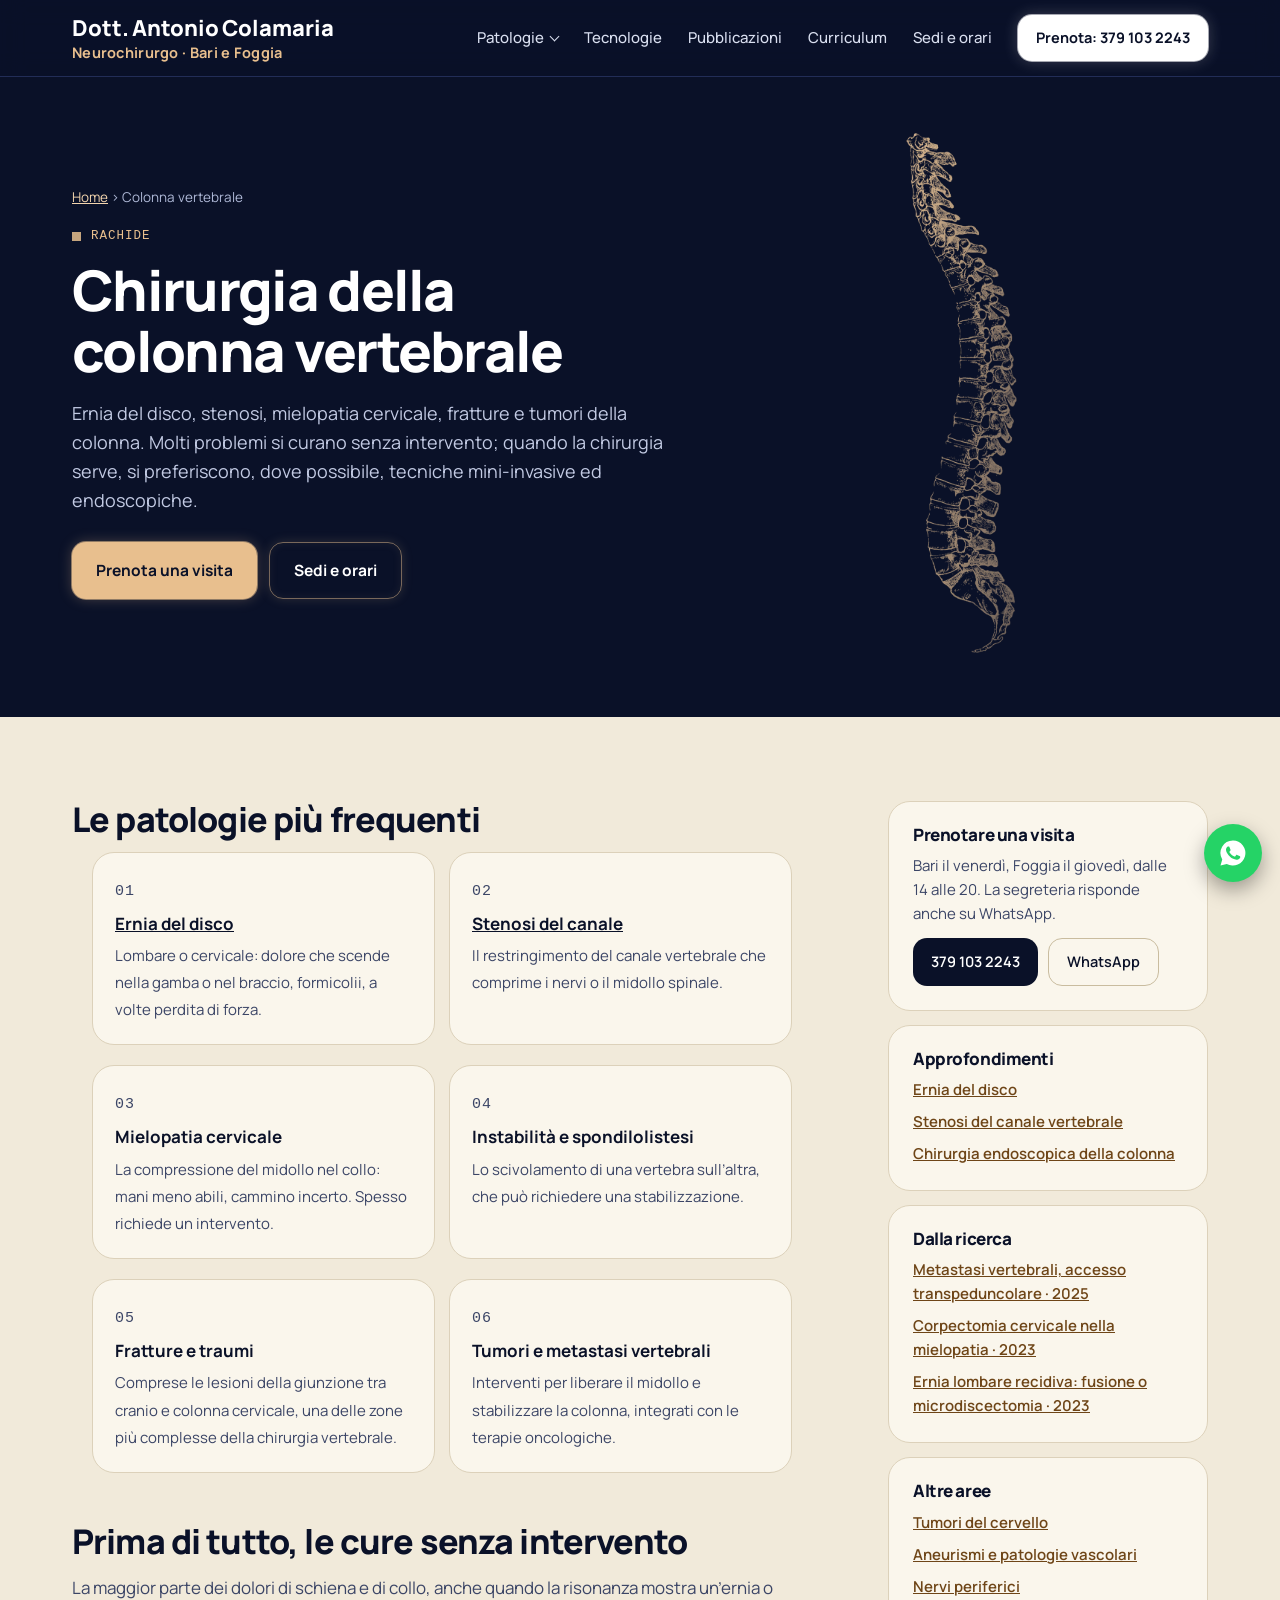
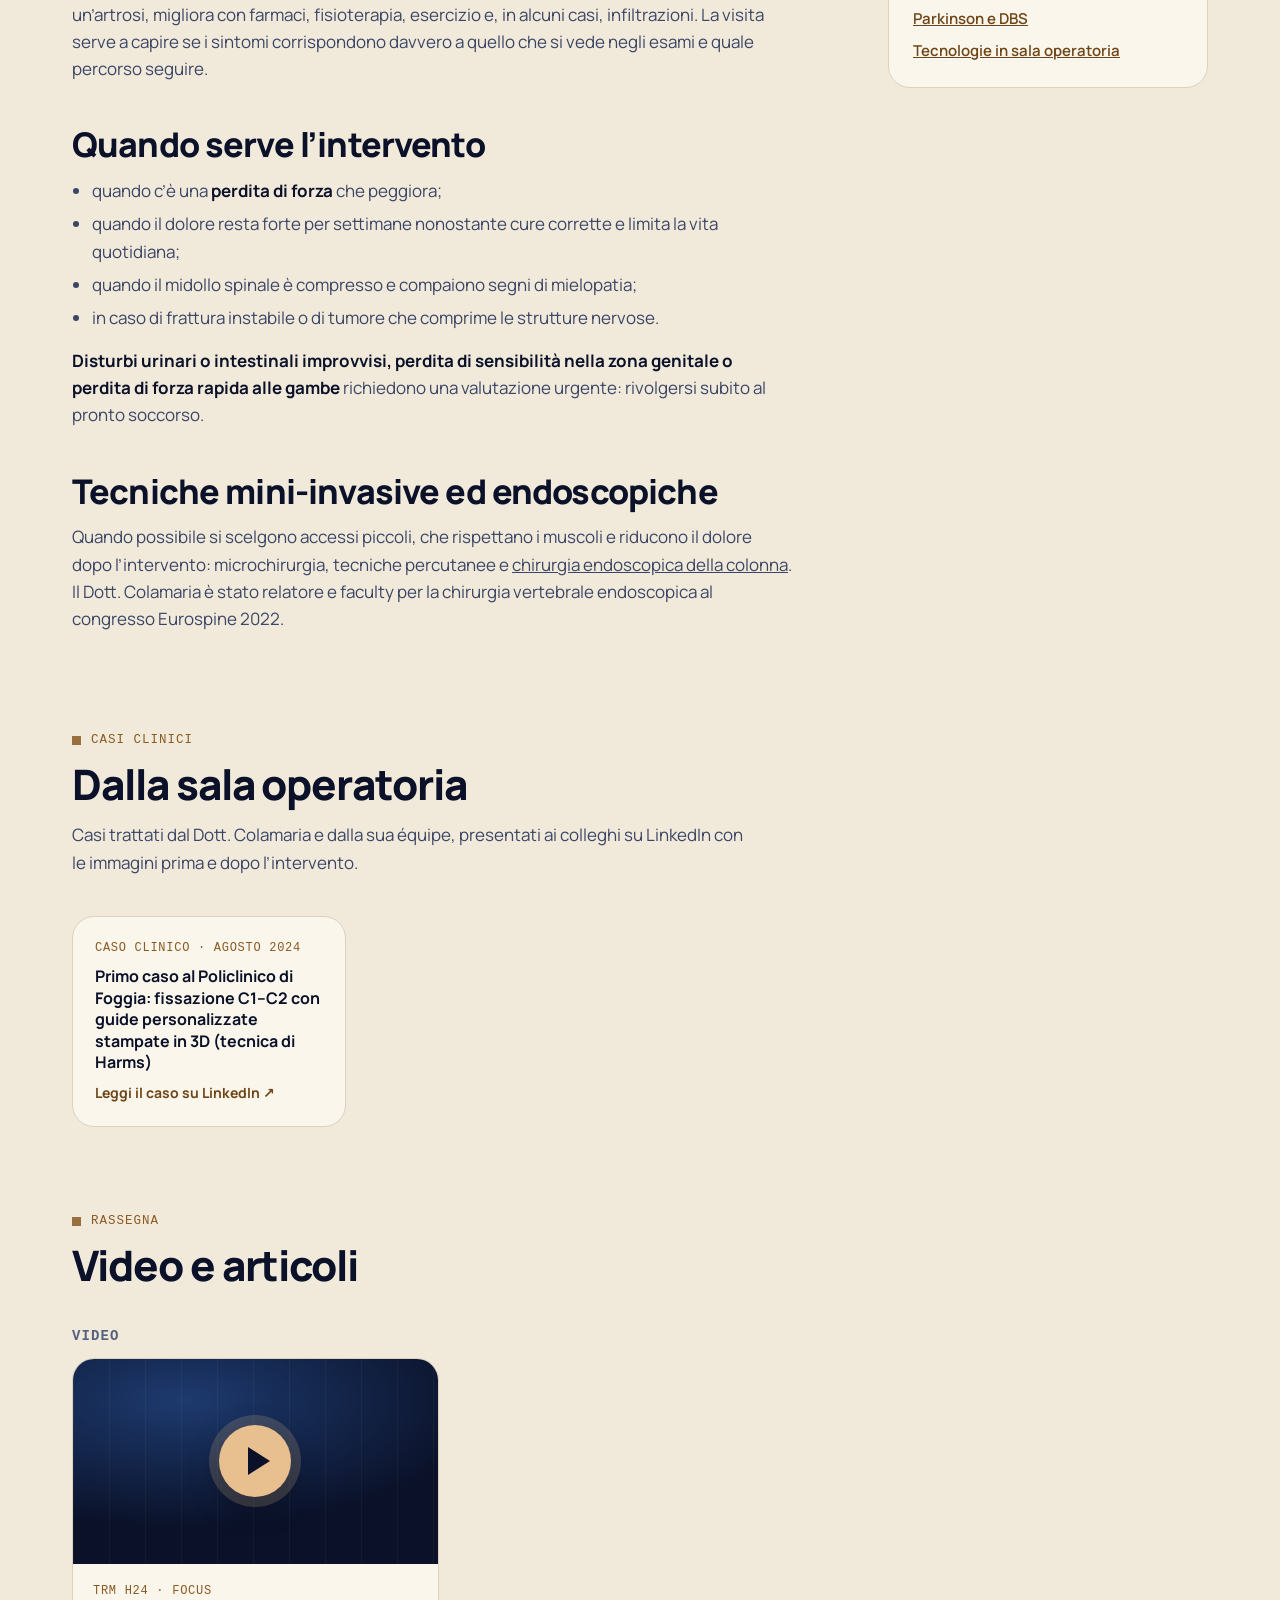
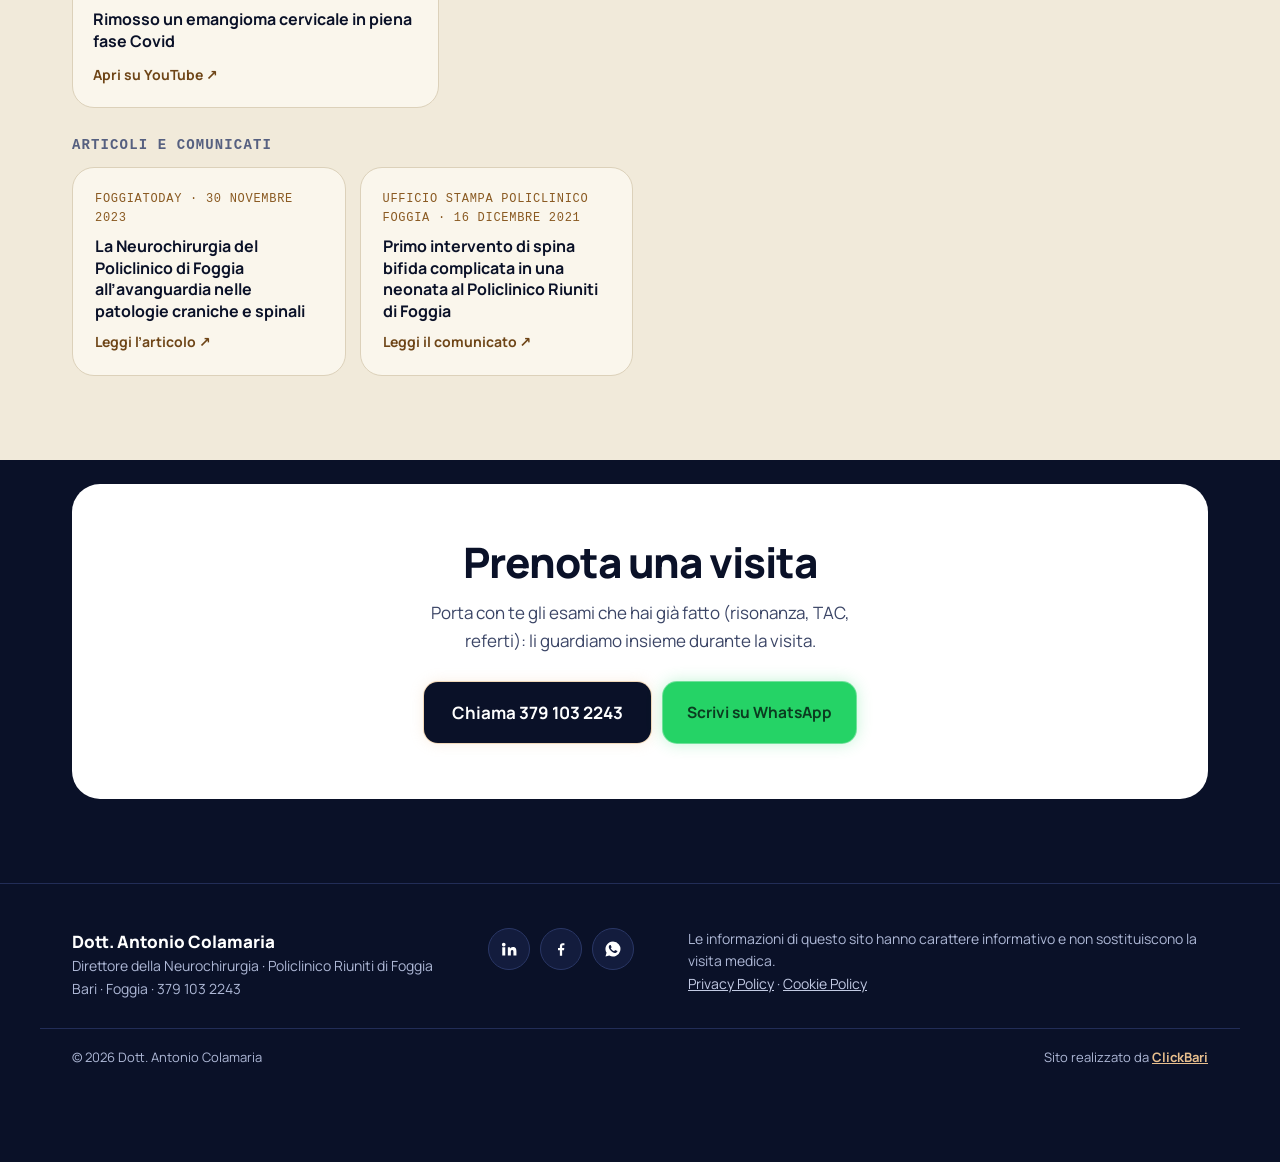
<file: colonna-vertebrale.html>
<!DOCTYPE html>
<html lang="it">
<head>
<meta charset="UTF-8">
<meta name="viewport" content="width=device-width, initial-scale=1">
<title>Chirurgia della colonna vertebrale · Dott. Antonio Colamaria, neurochirurgo</title>
<meta name="description" content="Ernia del disco, stenosi del canale, mielopatia cervicale, fratture e tumori della colonna. Terapie conservative e chirurgia mini-invasiva ed endoscopica. Visite a Bari e Foggia.">
<link rel="canonical" href="https://antoniocolamaria.it/colonna-vertebrale.html">
<meta name="theme-color" content="#0A1128">
<link rel="icon" type="image/svg+xml" href="img/favicon.svg">
<link rel="icon" type="image/png" href="favicon.png">
<link rel="apple-touch-icon" href="img/apple-touch-icon.png">
<meta property="og:type" content="website">
<meta property="og:locale" content="it_IT">
<meta property="og:site_name" content="Dott. Antonio Colamaria">
<meta property="og:title" content="Chirurgia della colonna vertebrale · Dott. Antonio Colamaria, neurochirurgo">
<meta property="og:description" content="Ernia del disco, stenosi del canale, mielopatia cervicale, fratture e tumori della colonna. Terapie conservative e chirurgia mini-invasiva ed endoscopica. Visite a Bari e Foggia.">
<meta property="og:url" content="https://antoniocolamaria.it/colonna-vertebrale.html">
<meta property="og:image" content="https://antoniocolamaria.it/img/og.jpg">
<meta name="twitter:card" content="summary_large_image">
<link rel="preload" href="fonts/manrope-latin-800-normal.woff2" as="font" type="font/woff2" crossorigin>
<link rel="preload" href="fonts/manrope-latin-400-normal.woff2" as="font" type="font/woff2" crossorigin>
<link rel="stylesheet" href="assets/style.css">
<script type="application/ld+json">
[
 {
  "@context": "https://schema.org",
  "@type": "BreadcrumbList",
  "itemListElement": [
   {
    "@type": "ListItem",
    "position": 1,
    "name": "Home",
    "item": "https://antoniocolamaria.it/"
   },
   {
    "@type": "ListItem",
    "position": 2,
    "name": "Colonna vertebrale",
    "item": "https://antoniocolamaria.it/colonna-vertebrale.html"
   }
  ]
 },
 {
  "@context": "https://schema.org",
  "@type": "MedicalWebPage",
  "name": "Chirurgia della colonna vertebrale",
  "url": "https://antoniocolamaria.it/colonna-vertebrale.html",
  "inLanguage": "it",
  "about": "Rachide",
  "author": {
   "@type": "Physician",
   "name": "Dott. Antonio Colamaria",
   "url": "https://antoniocolamaria.it/"
  }
 }
]
</script>
</head>
<body>

<header>
  <div class="wrap">
    <a href="/" class="brand"><strong>Dott. Antonio Colamaria</strong><span>Neurochirurgo · Bari e Foggia</span></a>
    <button class="menu-btn" type="button" aria-expanded="false" aria-controls="menu" aria-label="Apri il menu"><svg class="bars" viewBox="0 0 24 24" fill="none" stroke="currentColor" stroke-width="2" stroke-linecap="round" aria-hidden="true"><path d="M4 7h16M4 12h16M4 17h16"/></svg><svg class="x" viewBox="0 0 24 24" fill="none" stroke="currentColor" stroke-width="2" stroke-linecap="round" aria-hidden="true"><path d="M6 6l12 12M18 6L6 18"/></svg></button>
    <nav id="menu" aria-label="Menu principale">
      <div class="dd">
        <a href="/#patologie" class="dd-top">Patologie</a>
        <div class="sub">
          <a href="neuro-oncologia.html">Tumori del cervello</a>
          <a href="colonna-vertebrale.html">Colonna vertebrale</a>
          <a href="ernia-del-disco.html">Ernia del disco</a>
          <a href="stenosi-del-canale.html">Stenosi del canale</a>
          <a href="chirurgia-endoscopica-colonna.html">Chirurgia endoscopica</a>
          <a href="patologie-vascolari.html">Aneurismi e patologie vascolari</a>
          <a href="nervi-periferici.html">Nervi periferici</a>
          <a href="parkinson-dbs.html">Parkinson e DBS</a>
        </div>
      </div>
      <a href="tecnologie.html">Tecnologie</a>
      <a href="pubblicazioni.html">Pubblicazioni</a>
      <a href="curriculum.html">Curriculum</a>
      <a href="/#sedi">Sedi e orari</a>
      <a href="tel:+393791032243" class="btn btn-primary btn-sm">Prenota: 379 103 2243</a>
    </nav>
  </div>
</header>

<main>
<section class="p-hero">
  <div class="wrap">
    <div>
      <div class="crumbs"><a href="/">Home</a> › Colonna vertebrale</div>
      <div class="label">Rachide</div>
      <h1>Chirurgia della colonna vertebrale</h1>
      <p class="lede">Ernia del disco, stenosi, mielopatia cervicale, fratture e tumori della colonna. Molti problemi si curano senza intervento; quando la chirurgia serve, si preferiscono, dove possibile, tecniche mini-invasive ed endoscopiche.</p>
      <div class="actions">
        <a href="tel:+393791032243" class="btn btn-primary">Prenota una visita</a>
        <a href="/#sedi" class="btn btn-ghost">Sedi e orari</a>
      </div>
    </div>
    <div class="art tall"><img src="img/anatomia/colonna.webp" alt="Illustrazione anatomica della colonna vertebrale, vista laterale" width="297" height="1400"></div>
  </div>
</section>

<section class="light">
  <div class="wrap layout">
    <article class="prose">
      <h2 style="margin-top:0">Le patologie più frequenti</h2>
      <ul class="steps">
        <li><span class="num">01</span><b><a href="ernia-del-disco.html">Ernia del disco</a></b><span>Lombare o cervicale: dolore che scende nella gamba o nel braccio, formicolii, a volte perdita di forza.</span></li>
        <li><span class="num">02</span><b><a href="stenosi-del-canale.html">Stenosi del canale</a></b><span>Il restringimento del canale vertebrale che comprime i nervi o il midollo spinale.</span></li>
        <li><span class="num">03</span><b>Mielopatia cervicale</b><span>La compressione del midollo nel collo: mani meno abili, cammino incerto. Spesso richiede un intervento.</span></li>
        <li><span class="num">04</span><b>Instabilità e spondilolistesi</b><span>Lo scivolamento di una vertebra sull’altra, che può richiedere una stabilizzazione.</span></li>
        <li><span class="num">05</span><b>Fratture e traumi</b><span>Comprese le lesioni della giunzione tra cranio e colonna cervicale, una delle zone più complesse della chirurgia vertebrale.</span></li>
        <li><span class="num">06</span><b>Tumori e metastasi vertebrali</b><span>Interventi per liberare il midollo e stabilizzare la colonna, integrati con le terapie oncologiche.</span></li>
      </ul>

      <h2>Prima di tutto, le cure senza intervento</h2>
      <p>La maggior parte dei dolori di schiena e di collo, anche quando la risonanza mostra un’ernia o un’artrosi, migliora con farmaci, fisioterapia, esercizio e, in alcuni casi, infiltrazioni. La visita serve a capire se i sintomi corrispondono davvero a quello che si vede negli esami e quale percorso seguire.</p>

      <h2>Quando serve l’intervento</h2>
      <ul>
        <li>quando c’è una <strong>perdita di forza</strong> che peggiora;</li>
        <li>quando il dolore resta forte per settimane nonostante cure corrette e limita la vita quotidiana;</li>
        <li>quando il midollo spinale è compresso e compaiono segni di mielopatia;</li>
        <li>in caso di frattura instabile o di tumore che comprime le strutture nervose.</li>
      </ul>
      <p><strong>Disturbi urinari o intestinali improvvisi, perdita di sensibilità nella zona genitale o perdita di forza rapida alle gambe</strong> richiedono una valutazione urgente: rivolgersi subito al pronto soccorso.</p>

      <h2>Tecniche mini-invasive ed endoscopiche</h2>
      <p>Quando possibile si scelgono accessi piccoli, che rispettano i muscoli e riducono il dolore dopo l’intervento: microchirurgia, tecniche percutanee e <a href="chirurgia-endoscopica-colonna.html">chirurgia endoscopica della colonna</a>. Il Dott. Colamaria è stato relatore e faculty per la chirurgia vertebrale endoscopica al congresso Eurospine 2022.</p>
    </article>
    <aside class="aside">
      <div class="box">
        <h3>Prenotare una visita</h3>
        <p>Bari il venerdì, Foggia il giovedì, dalle 14 alle 20. La segreteria risponde anche su WhatsApp.</p>
        <p style="margin-top:12px;display:flex;flex-wrap:wrap;gap:10px"><a href="tel:+393791032243" class="btn btn-primary btn-sm">379 103 2243</a><a href="https://wa.me/393791032243?text=Buongiorno%2C%20vorrei%20prenotare%20una%20visita%20con%20il%20Dott.%20Colamaria." class="btn btn-ghost btn-sm" target="_blank" rel="noopener">WhatsApp</a></p>
      </div>
      <div class="box">
        <h3>Approfondimenti</h3>
        <ul>
          <li><a href="ernia-del-disco.html">Ernia del disco</a></li>
          <li><a href="stenosi-del-canale.html">Stenosi del canale vertebrale</a></li>
          <li><a href="chirurgia-endoscopica-colonna.html">Chirurgia endoscopica della colonna</a></li>
        </ul>
      </div>
      <div class="box">
        <h3>Dalla ricerca</h3>
        <ul>
          <li><a href="pubblicazioni.html#p2025-transpeduncolare">Metastasi vertebrali, accesso transpeduncolare · 2025</a></li>
          <li><a href="pubblicazioni.html">Corpectomia cervicale nella mielopatia · 2023</a></li>
          <li><a href="pubblicazioni.html">Ernia lombare recidiva: fusione o microdiscectomia · 2023</a></li>
        </ul>
      </div>
      <div class="box">
        <h3>Altre aree</h3>
        <ul>
          <li><a href="neuro-oncologia.html">Tumori del cervello</a></li>
          <li><a href="patologie-vascolari.html">Aneurismi e patologie vascolari</a></li>
          <li><a href="nervi-periferici.html">Nervi periferici</a></li>
          <li><a href="parkinson-dbs.html">Parkinson e DBS</a></li>
          <li><a href="tecnologie.html">Tecnologie in sala operatoria</a></li>
        </ul>
      </div>
    </aside>
  </div>
</section>

<section class="light" id="casi" style="padding-top:0">
  <div class="wrap">
    <div class="head">
      <div class="kicker">Casi clinici</div>
      <h2>Dalla sala operatoria</h2>
      <p style="color:var(--ink-soft);max-width:40em">Casi trattati dal Dott. Colamaria e dalla sua équipe, presentati ai colleghi su LinkedIn con le immagini prima e dopo l’intervento.</p>
    </div>
    <div class="media-grid">
      <a class="media" href="https://www.linkedin.com/posts/giuseppe-di-perna-3b868411a_spinesurgery-spinefusion-cervicalscrews-ugcPost-7227267347336560641-POIx/" target="_blank" rel="noopener">
        <span class="src">Caso clinico · agosto 2024</span>
        <b>Primo caso al Policlinico di Foggia: fissazione C1–C2 con guide personalizzate stampate in 3D (tecnica di Harms)</b>
        <span class="go">Leggi il caso su LinkedIn ↗</span>
      </a>
    </div>
  </div>
</section>

<section class="light" style="padding-top:0">
  <div class="wrap">
    <div class="head">
      <div class="kicker">Rassegna</div>
      <h2>Video e articoli</h2>
    </div>
    <h3 class="sub-h">Video</h3>
    <div class="vid-grid">
      <div class="vid" data-yt="zW5YtjUIaqk">
        <button type="button" class="vid-poster" aria-label="Guarda il video: Rimosso un emangioma cervicale in piena fase Covid"><span class="vid-play" aria-hidden="true"></span></button>
        <div class="vid-meta"><span class="src">TRM h24 · Focus</span><b>Rimosso un emangioma cervicale in piena fase Covid</b><a class="vid-out" href="https://www.youtube.com/watch?v=zW5YtjUIaqk" target="_blank" rel="noopener">Apri su YouTube ↗</a></div>
      </div>
    </div>
    <h3 class="sub-h">Articoli e comunicati</h3>
    <div class="media-grid">
      <a class="media" href="https://www.foggiatoday.it/speciale/policlinico-riuniti-foggia-reparto-neurochirurgia.html" target="_blank" rel="noopener">
        <span class="src">FoggiaToday · 30 novembre 2023</span>
        <b>La Neurochirurgia del Policlinico di Foggia all’avanguardia nelle patologie craniche e spinali</b>
        <span class="go">Leggi l’articolo ↗</span>
      </a>
      <a class="media" href="https://www.facebook.com/1193929563/posts/10224045962675562/" target="_blank" rel="noopener">
        <span class="src">Ufficio Stampa Policlinico Foggia · 16 dicembre 2021</span>
        <b>Primo intervento di spina bifida complicata in una neonata al Policlinico Riuniti di Foggia</b>
        <span class="go">Leggi il comunicato ↗</span>
      </a>
    </div>
  </div>
</section>

<section class="cta">
  <div class="wrap"><div class="inner">
    <h2>Prenota una visita</h2>
    <p>Porta con te gli esami che hai già fatto (risonanza, TAC, referti): li guardiamo insieme durante la visita.</p>
    <div class="cta-actions">
      <a href="tel:+393791032243" class="btn btn-primary">Chiama 379 103 2243</a>
      <a href="https://wa.me/393791032243?text=Buongiorno%2C%20vorrei%20prenotare%20una%20visita%20con%20il%20Dott.%20Colamaria." class="btn btn-wa social" target="_blank" rel="noopener">Scrivi su WhatsApp</a>
    </div>
  </div></div>
</section>
</main>

<footer>
  <div class="wrap">
    <div>
      <strong>Dott. Antonio Colamaria</strong><br>
      Direttore della Neurochirurgia · Policlinico Riuniti di Foggia<br>
      Bari · Foggia · 379 103 2243
    </div>
    <div class="foot-social">
      <a href="https://www.linkedin.com/in/antonio-colamaria-a13306196/" target="_blank" rel="noopener me" aria-label="LinkedIn del Dott. Colamaria"><svg viewBox="0 0 24 24" aria-hidden="true"><path d="M4.98 3.5a2.5 2.5 0 1 1 0 5 2.5 2.5 0 0 1 0-5ZM3 9.75h4v11H3v-11Zm6.5 0h3.8v1.5h.06c.53-1 1.83-2.05 3.77-2.05 4.03 0 4.77 2.65 4.77 6.1v5.45h-4v-4.83c0-1.15-.02-2.63-1.6-2.63-1.6 0-1.85 1.25-1.85 2.55v4.91h-4v-11Z"/></svg></a>
      <a href="https://www.facebook.com/AntonioColamariaNeurochirurgo" target="_blank" rel="noopener me" aria-label="Facebook del Dott. Colamaria"><svg viewBox="0 0 24 24" aria-hidden="true"><path d="M13.5 21v-7.5h2.5l.4-3h-2.9V8.6c0-.87.25-1.46 1.5-1.46h1.55V4.45A20 20 0 0 0 14.3 4.3c-2.25 0-3.8 1.37-3.8 3.9v2.3H8v3h2.5V21h3Z"/></svg></a>
      <a href="https://wa.me/393791032243?text=Buongiorno%2C%20vorrei%20prenotare%20una%20visita%20con%20il%20Dott.%20Colamaria." target="_blank" rel="noopener" aria-label="WhatsApp della segreteria per prenotare"><svg viewBox="0 0 24 24" aria-hidden="true"><path d="M12 2a10 10 0 0 0-8.6 15.1L2 22l5-1.3A10 10 0 1 0 12 2Zm5.3 14.1c-.2.6-1.3 1.2-1.8 1.2-.5.1-1 .1-3.3-.8-2.8-1.1-4.5-4-4.7-4.2-.1-.2-1.1-1.5-1.1-2.9s.7-2 1-2.3c.2-.3.5-.3.7-.3h.5c.2 0 .4 0 .6.5l.8 2c.1.2.1.4 0 .5l-.3.5-.4.4c-.1.1-.3.3-.1.6.2.3.8 1.3 1.6 2.1 1.1 1 2 1.3 2.3 1.4.3.1.5.1.6-.1l.9-1.1c.2-.3.4-.2.7-.1l1.9.9c.3.1.5.2.5.3.1.2.1.8-.1 1.4Z"/></svg></a>
    </div>
    <div class="disclaimer">Le informazioni di questo sito hanno carattere informativo e non sostituiscono la visita medica.<br><a href="privacy.html">Privacy Policy</a> · <a href="cookie.html">Cookie Policy</a> · <button type="button" class="cc-open">Preferenze cookie</button></div>
  </div>
  <div class="wrap credit">
    <span>© <span id="y">2026</span> Dott. Antonio Colamaria</span>
    <span>Sito realizzato da <a href="https://clickbari.it" target="_blank" rel="noopener">ClickBari</a></span>
  </div>
</footer>

<div class="callbar"><a href="tel:+393791032243" class="btn btn-primary">Chiama per prenotare</a></div>
<a class="wa-float" href="https://wa.me/393791032243?text=Buongiorno%2C%20vorrei%20prenotare%20una%20visita%20con%20il%20Dott.%20Colamaria." target="_blank" rel="noopener" aria-label="Scrivi alla segreteria su WhatsApp per prenotare"><svg viewBox="0 0 24 24" aria-hidden="true"><path d="M12 2a10 10 0 0 0-8.6 15.1L2 22l5-1.3A10 10 0 1 0 12 2Zm5.3 14.1c-.2.6-1.3 1.2-1.8 1.2-.5.1-1 .1-3.3-.8-2.8-1.1-4.5-4-4.7-4.2-.1-.2-1.1-1.5-1.1-2.9s.7-2 1-2.3c.2-.3.5-.3.7-.3h.5c.2 0 .4 0 .6.5l.8 2c.1.2.1.4 0 .5l-.3.5-.4.4c-.1.1-.3.3-.1.6.2.3.8 1.3 1.6 2.1 1.1 1 2 1.3 2.3 1.4.3.1.5.1.6-.1l.9-1.1c.2-.3.4-.2.7-.1l1.9.9c.3.1.5.2.5.3.1.2.1.8-.1 1.4Z"/></svg></a>
<script src="assets/site.js"></script>
<script src="assets/consent.js" defer></script>
</body>
</html>
</file>
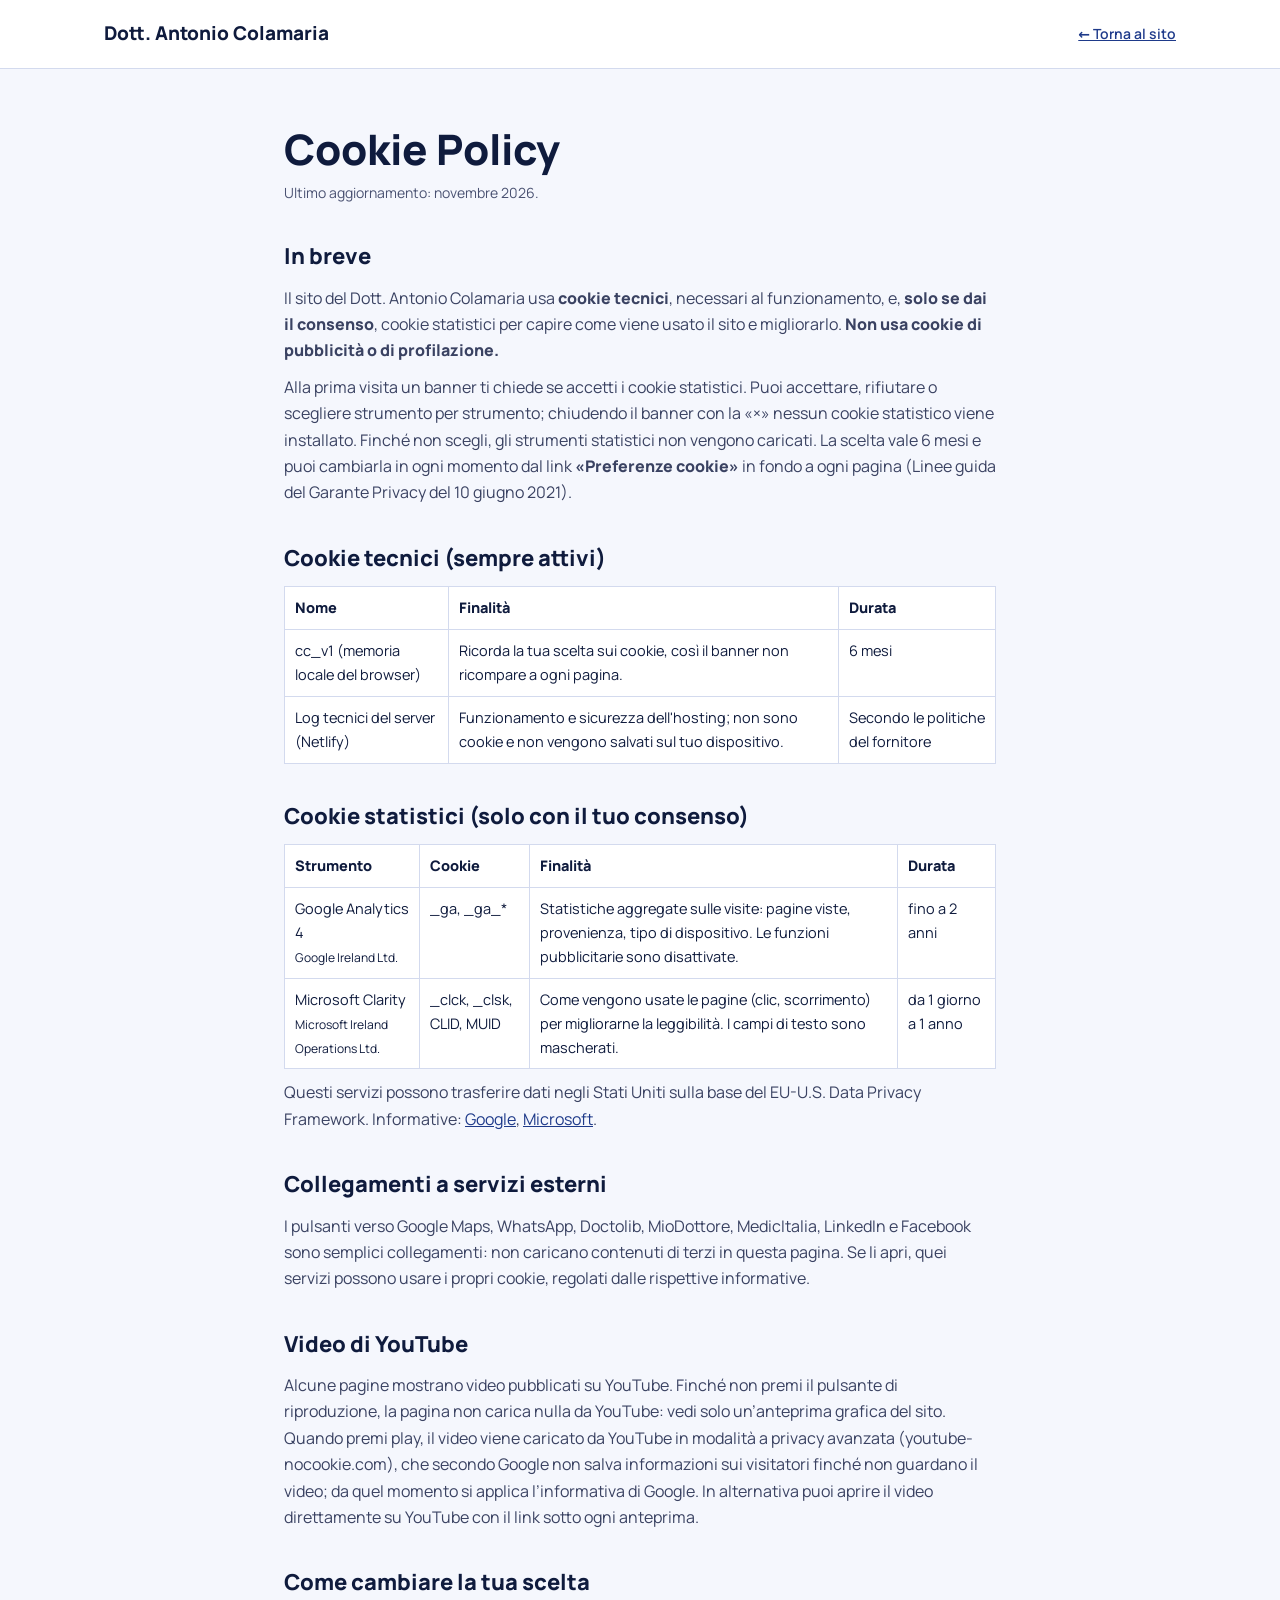
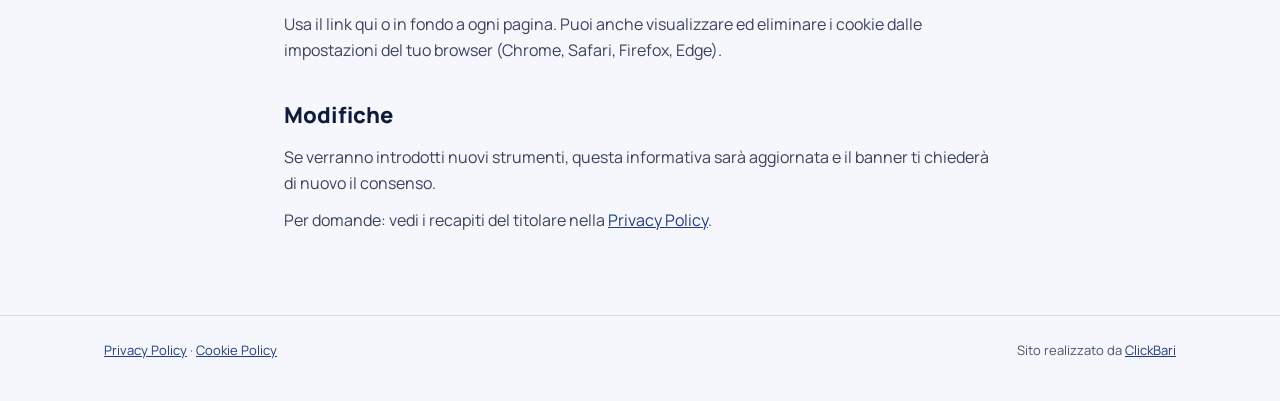
<file: cookie.html>
<!DOCTYPE html>
<html lang="it">
<head>
<meta charset="UTF-8">
<meta name="viewport" content="width=device-width, initial-scale=1">
<title>Cookie Policy · Dott. Antonio Colamaria</title>
<meta name="description" content="Informativa sull'uso dei cookie del sito del Dott. Antonio Colamaria.">
<meta name="robots" content="noindex, follow">
<link rel="canonical" href="https://antoniocolamaria.it/cookie.html">
<link rel="icon" type="image/svg+xml" href="img/favicon.svg">
<link rel="icon" type="image/png" href="favicon.png">
<style>
@font-face{font-family:'Manrope';font-weight:800;font-display:swap;src:url(fonts/manrope-latin-800-normal.woff2) format('woff2')}
@font-face{font-family:'Manrope';font-weight:400;font-display:swap;src:url(fonts/manrope-latin-400-normal.woff2) format('woff2')}
@font-face{font-family:'Manrope';font-weight:600;font-display:swap;src:url(fonts/manrope-latin-600-normal.woff2) format('woff2')}
*{box-sizing:border-box;margin:0;padding:0}
body{background:#F5F7FD;color:#0F1B3D;font-family:'Manrope',system-ui,sans-serif;line-height:1.65;-webkit-font-smoothing:antialiased}
.wrap{max-width:760px;margin:0 auto;padding:0 24px}
header{border-bottom:1px solid #D3DAEE;background:#fff}
header .wrap{display:flex;justify-content:space-between;align-items:center;height:68px;max-width:1120px}
.brand{text-decoration:none;color:inherit;font-family:'Manrope',system-ui,sans-serif;font-weight:800;font-size:19px}
header a.back{font-size:14px;color:#1E3A8A;font-weight:600}
main{padding:56px 0 72px}
h1{font-family:'Manrope',system-ui,sans-serif;font-weight:800;font-size:clamp(30px,4vw,42px);line-height:1.15;margin-bottom:8px}
h2{font-family:'Manrope',system-ui,sans-serif;font-weight:800;font-size:22px;margin:34px 0 10px}
p,li{color:#3A4262;margin-bottom:10px}
ul{padding-left:20px}
.upd{color:#4A5272;font-size:14px;margin-bottom:28px}
.todo{background:#FFF5DD;border:1px dashed #C0157F;padding:2px 6px;border-radius:4px}
a{color:#1E3A8A}
table{width:100%;border-collapse:collapse;font-size:14.5px;margin:10px 0}
td,th{border:1px solid #D3DAEE;padding:9px 10px;text-align:left;vertical-align:top;background:#fff}
footer{border-top:1px solid #D3DAEE;padding:24px 0 40px;font-size:13px;color:#4A5272}
footer .wrap{max-width:1120px;display:flex;flex-wrap:wrap;justify-content:space-between;gap:10px}
</style>
</head>
<body>
<header><div class="wrap"><a class="brand" href="/">Dott. Antonio Colamaria</a><a class="back" href="/">← Torna al sito</a></div></header>
<main><div class="wrap">
<h1>Cookie Policy</h1>
<p class="upd">Ultimo aggiornamento: novembre 2026.</p>

<h2>In breve</h2>
<p>Il sito del Dott. Antonio Colamaria usa <strong>cookie tecnici</strong>, necessari al funzionamento, e, <strong>solo se dai il consenso</strong>, cookie statistici per capire come viene usato il sito e migliorarlo. <strong>Non usa cookie di pubblicità o di profilazione.</strong></p>
<p>Alla prima visita un banner ti chiede se accetti i cookie statistici. Puoi accettare, rifiutare o scegliere strumento per strumento; chiudendo il banner con la «×» nessun cookie statistico viene installato. Finché non scegli, gli strumenti statistici non vengono caricati. La scelta vale 6 mesi e puoi cambiarla in ogni momento dal link <strong>«Preferenze cookie»</strong> in fondo a ogni pagina (Linee guida del Garante Privacy del 10 giugno 2021).</p>

<h2>Cookie tecnici (sempre attivi)</h2>
<table>
<tr><th>Nome</th><th>Finalità</th><th>Durata</th></tr>
<tr><td>cc_v1 (memoria locale del browser)</td><td>Ricorda la tua scelta sui cookie, così il banner non ricompare a ogni pagina.</td><td>6 mesi</td></tr>
<tr><td>Log tecnici del server (Netlify)</td><td>Funzionamento e sicurezza dell'hosting; non sono cookie e non vengono salvati sul tuo dispositivo.</td><td>Secondo le politiche del fornitore</td></tr>
</table>

<h2>Cookie statistici (solo con il tuo consenso)</h2>
<table>
<tr><th>Strumento</th><th>Cookie</th><th>Finalità</th><th>Durata</th></tr>
<tr><td>Google Analytics 4<br><small>Google Ireland Ltd.</small></td><td>_ga, _ga_*</td><td>Statistiche aggregate sulle visite: pagine viste, provenienza, tipo di dispositivo. Le funzioni pubblicitarie sono disattivate.</td><td>fino a 2 anni</td></tr>
<tr><td>Microsoft Clarity<br><small>Microsoft Ireland Operations Ltd.</small></td><td>_clck, _clsk, CLID, MUID</td><td>Come vengono usate le pagine (clic, scorrimento) per migliorarne la leggibilità. I campi di testo sono mascherati.</td><td>da 1 giorno a 1 anno</td></tr>
</table>
<p>Questi servizi possono trasferire dati negli Stati Uniti sulla base del EU-U.S. Data Privacy Framework. Informative: <a href="https://policies.google.com/privacy?hl=it" target="_blank" rel="noopener">Google</a>, <a href="https://privacy.microsoft.com/it-it/privacystatement" target="_blank" rel="noopener">Microsoft</a>.</p>

<h2>Collegamenti a servizi esterni</h2>
<p>I pulsanti verso Google Maps, WhatsApp, Doctolib, MioDottore, MedicItalia, LinkedIn e Facebook sono semplici collegamenti: non caricano contenuti di terzi in questa pagina. Se li apri, quei servizi possono usare i propri cookie, regolati dalle rispettive informative.</p>
<h2>Video di YouTube</h2>
<p>Alcune pagine mostrano video pubblicati su YouTube. Finché non premi il pulsante di riproduzione, la pagina non carica nulla da YouTube: vedi solo un’anteprima grafica del sito. Quando premi play, il video viene caricato da YouTube in modalità a privacy avanzata (youtube-nocookie.com), che secondo Google non salva informazioni sui visitatori finché non guardano il video; da quel momento si applica l’informativa di Google. In alternativa puoi aprire il video direttamente su YouTube con il link sotto ogni anteprima.</p>

<h2>Come cambiare la tua scelta</h2>
<p>Usa il link <button type="button" class="cc-open">Preferenze cookie</button> qui o in fondo a ogni pagina. Puoi anche visualizzare ed eliminare i cookie dalle impostazioni del tuo browser (Chrome, Safari, Firefox, Edge).</p>

<h2>Modifiche</h2>
<p>Se verranno introdotti nuovi strumenti, questa informativa sarà aggiornata e il banner ti chiederà di nuovo il consenso.</p>
<p>Per domande: vedi i recapiti del titolare nella <a href="privacy.html">Privacy Policy</a>.</p>
</div></main>
<footer><div class="wrap"><span><a href="privacy.html">Privacy Policy</a> · <a href="cookie.html">Cookie Policy</a> · <button type="button" class="cc-open">Preferenze cookie</button></span><span>Sito realizzato da <a href="https://clickbari.it" target="_blank" rel="noopener">ClickBari</a></span></div></footer>
<script src="assets/consent.js" defer></script>
</body>
</html>
</file>
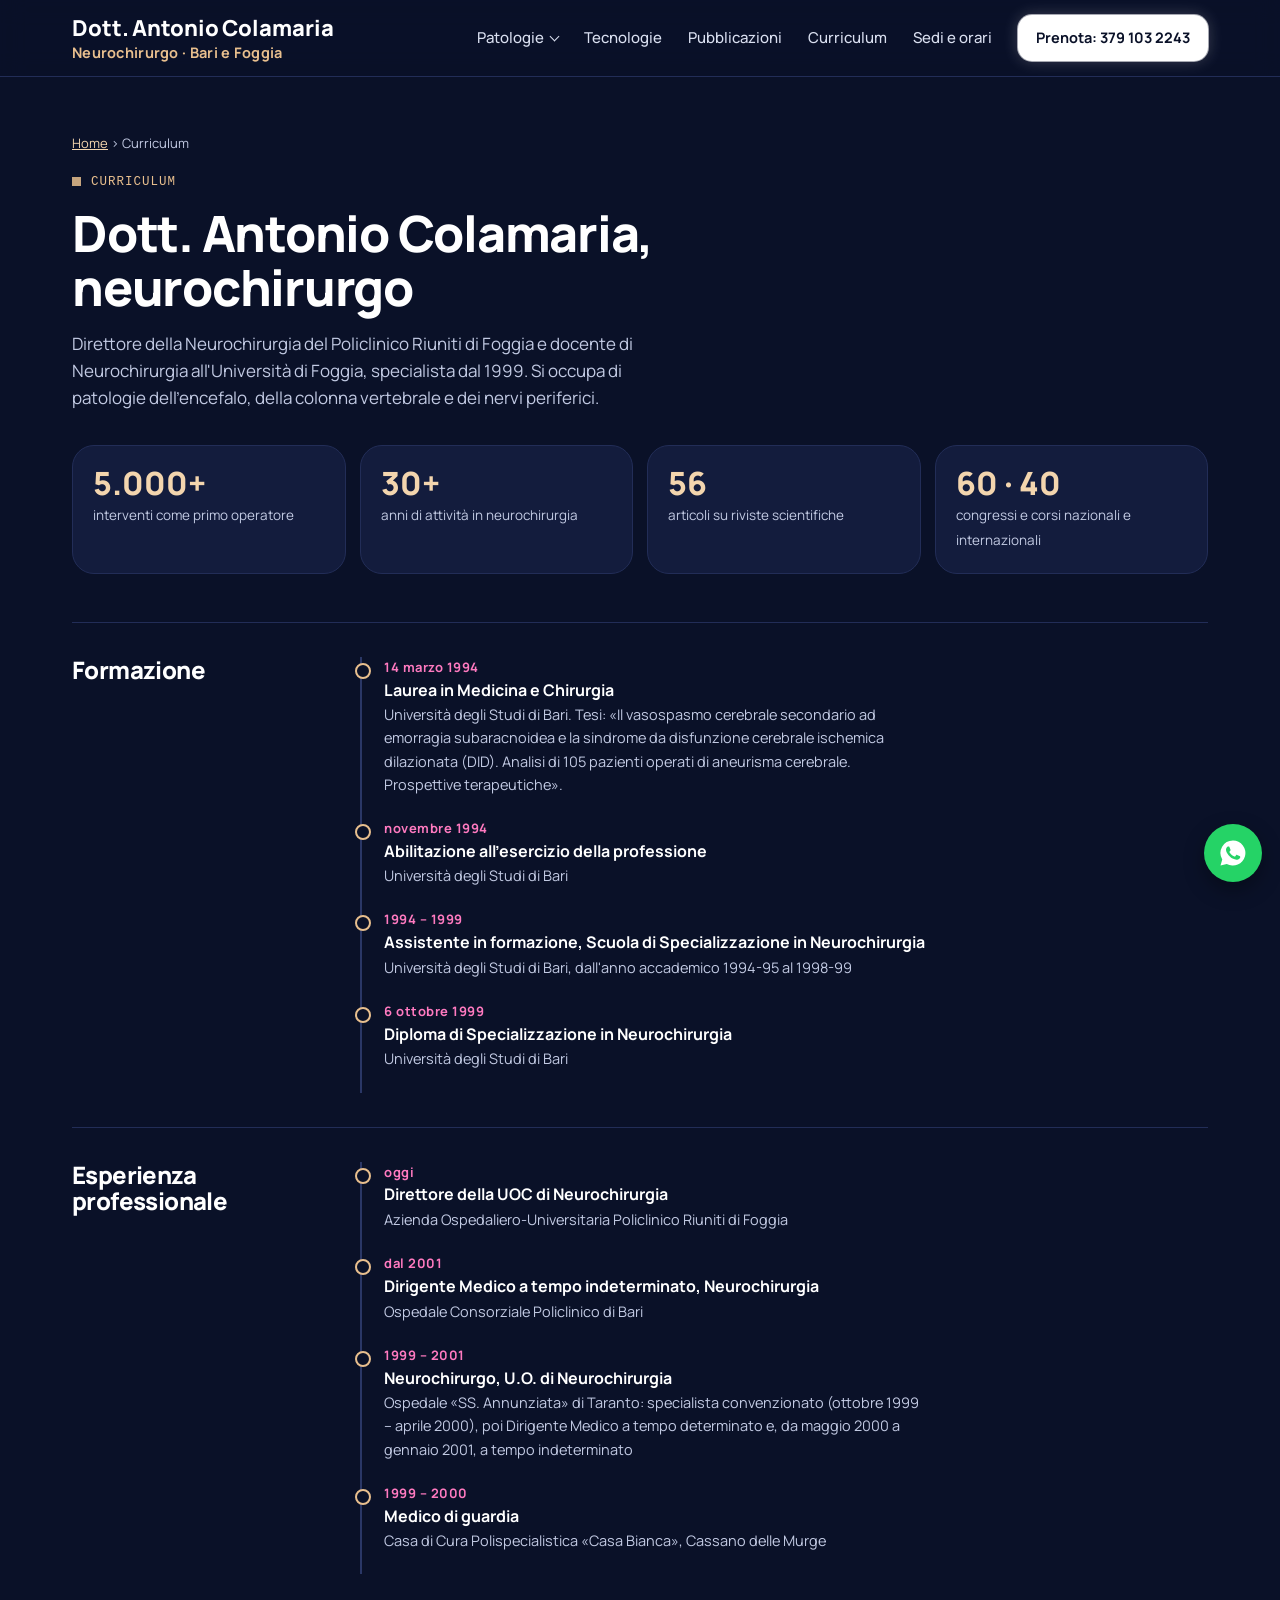
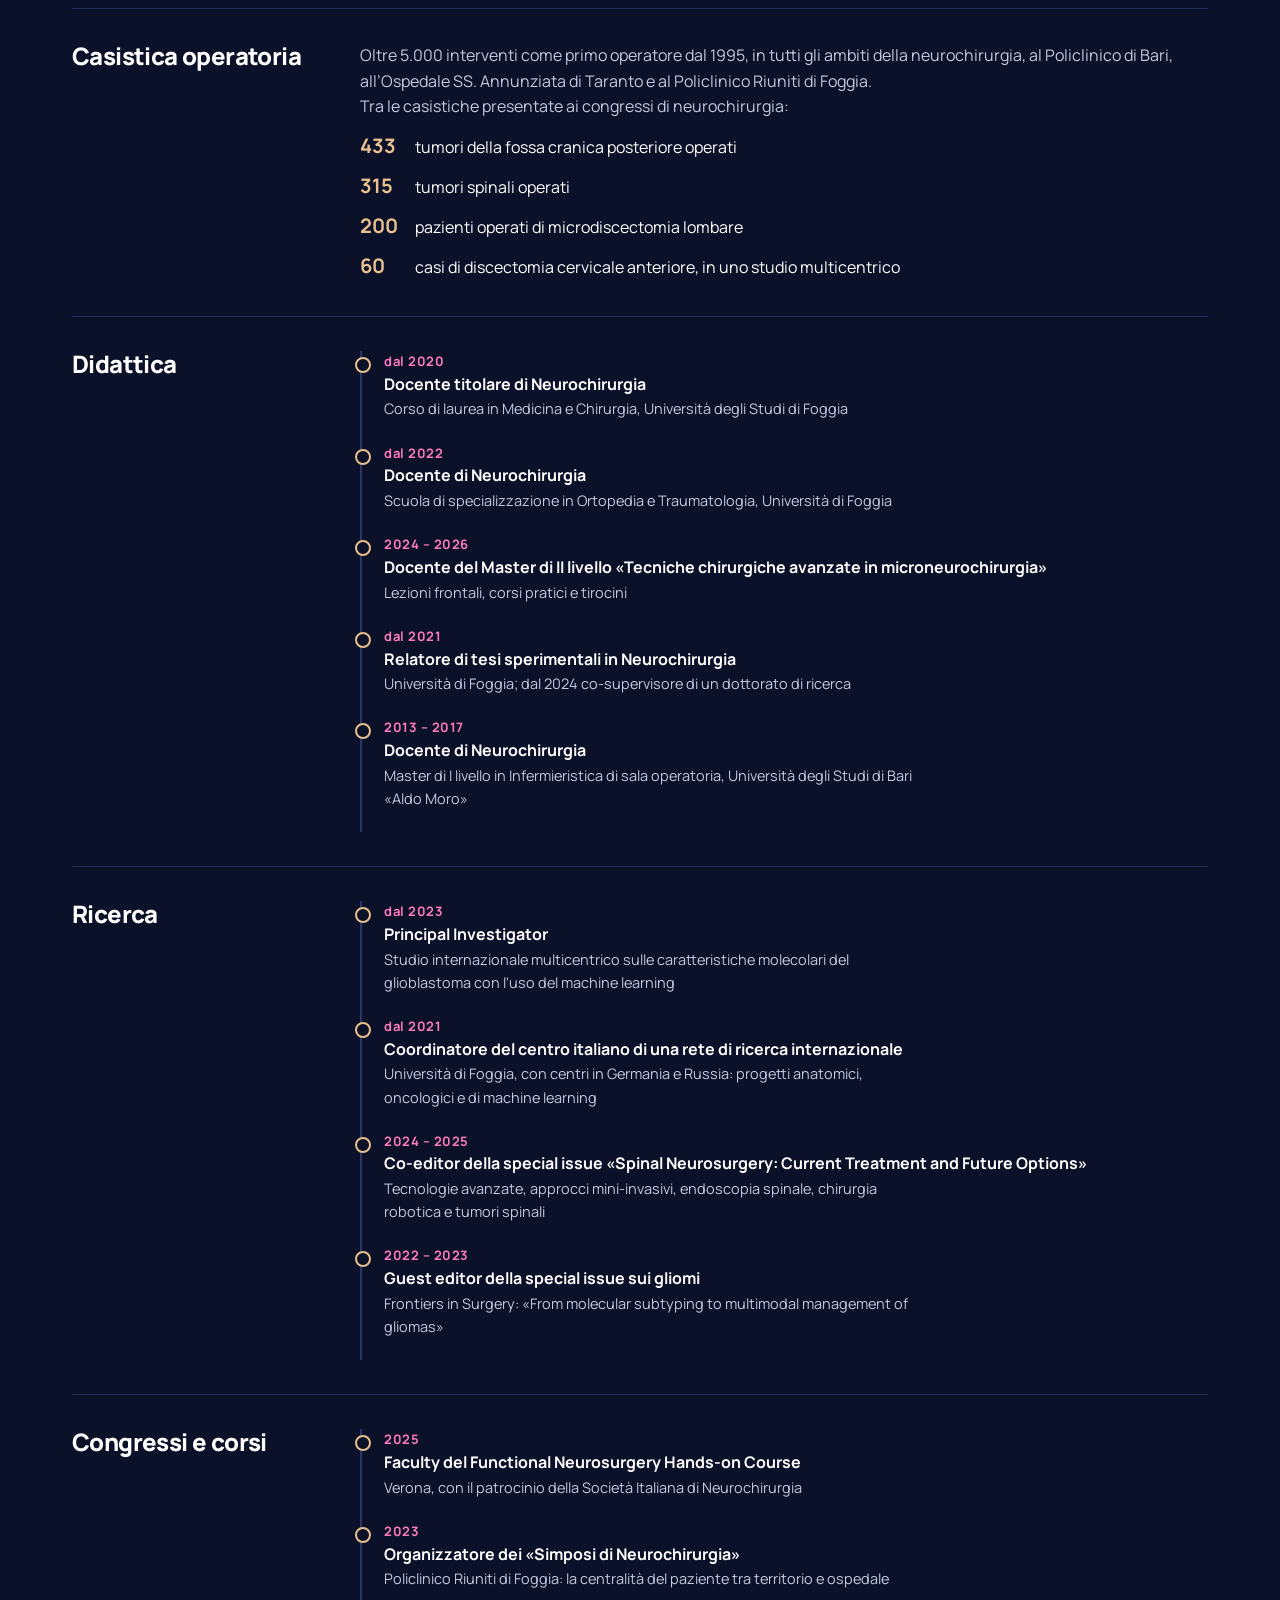
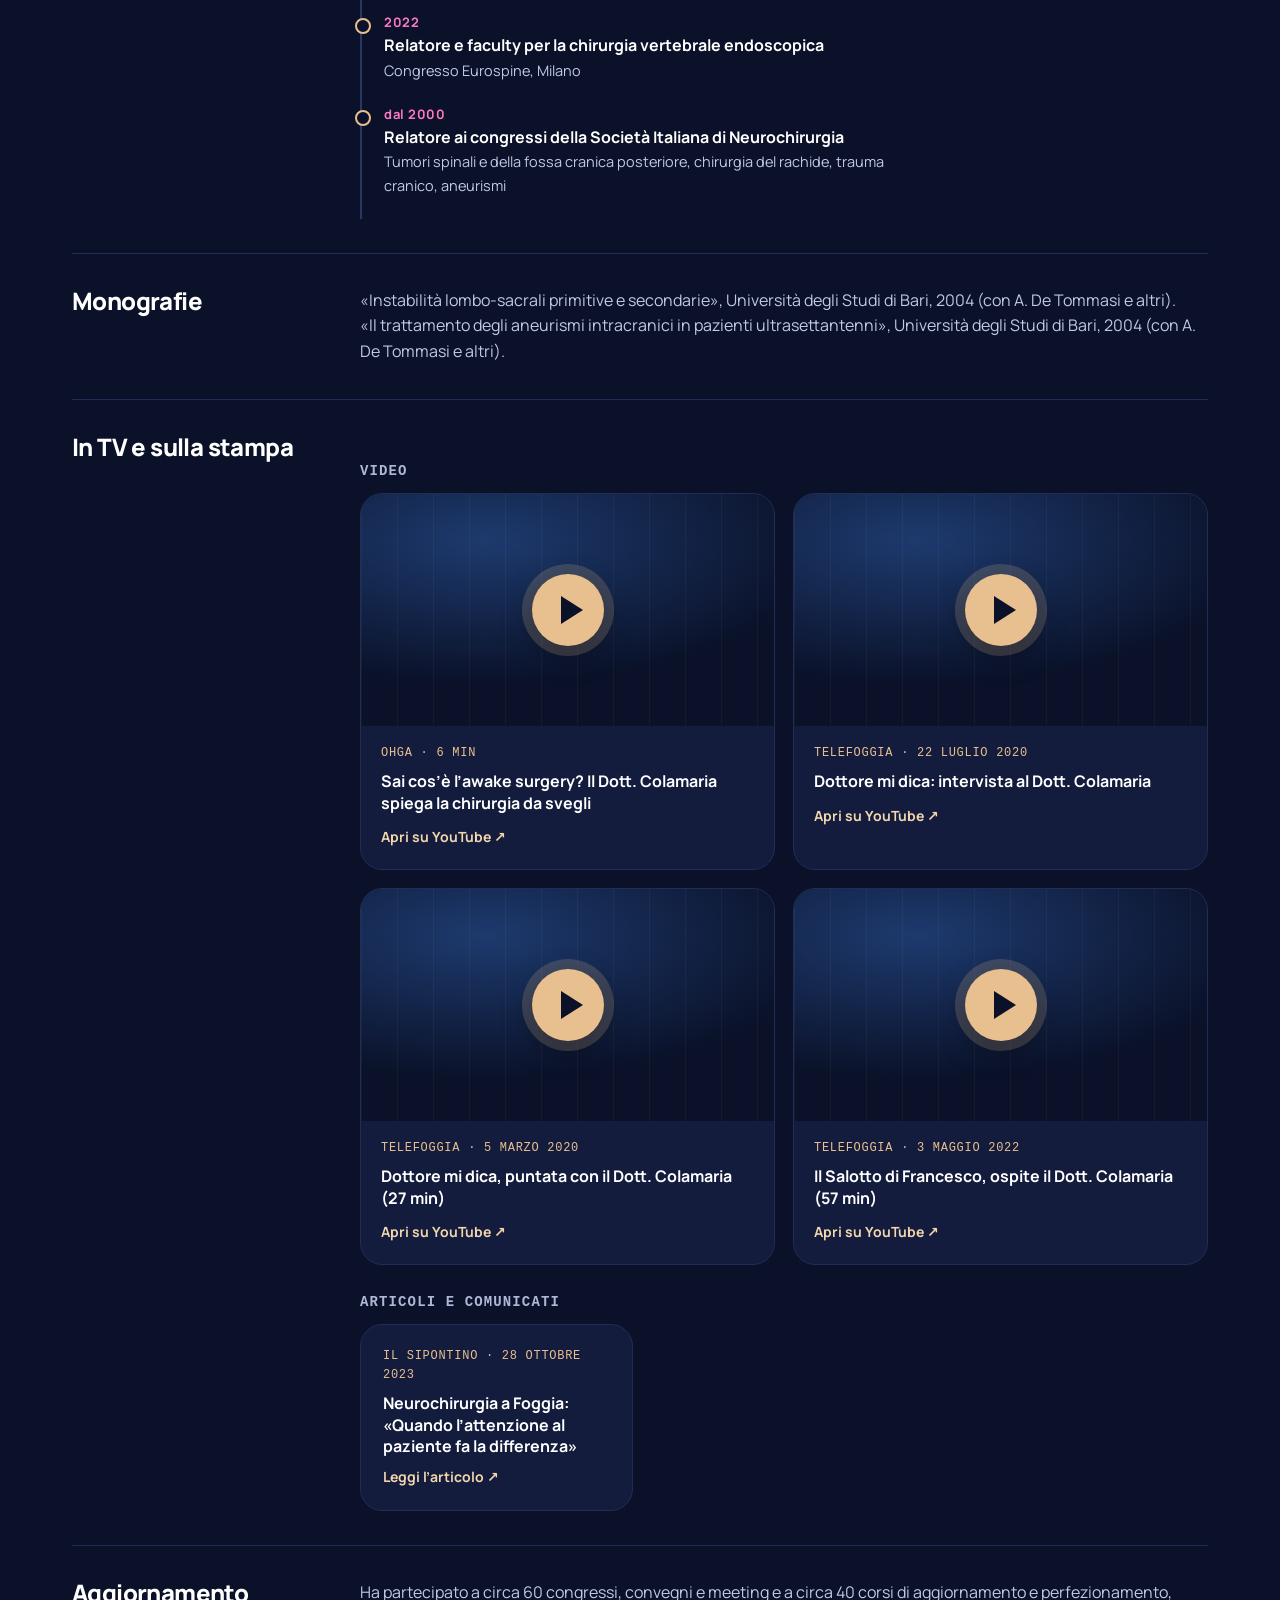
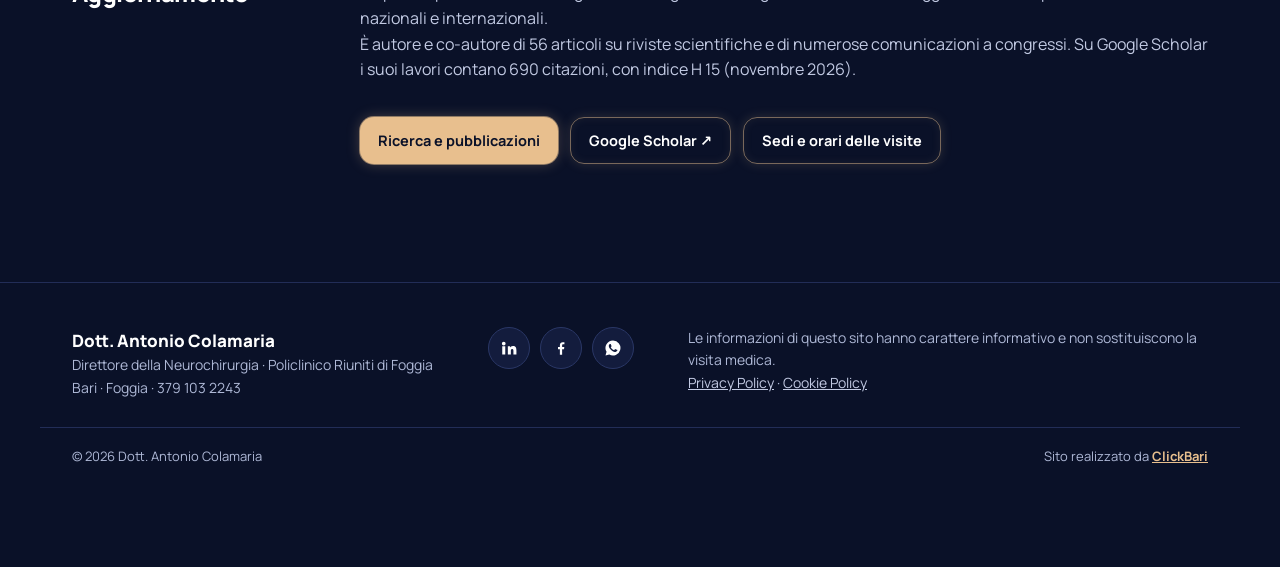
<file: curriculum.html>
<!DOCTYPE html>
<html lang="it">
<head>
<meta charset="UTF-8">
<meta name="viewport" content="width=device-width, initial-scale=1">
<title>Curriculum · Dott. Antonio Colamaria, neurochirurgo</title>
<meta name="description" content="Formazione, esperienza e casistica operatoria del Dott. Antonio Colamaria, Direttore della Neurochirurgia del Policlinico Riuniti di Foggia.">
<link rel="canonical" href="https://antoniocolamaria.it/curriculum.html">
<meta name="theme-color" content="#0A1128">
<link rel="icon" type="image/svg+xml" href="img/favicon.svg">
<link rel="icon" type="image/png" href="favicon.png">
<link rel="apple-touch-icon" href="img/apple-touch-icon.png">
<meta property="og:type" content="profile">
<meta property="og:locale" content="it_IT">
<meta property="og:site_name" content="Dott. Antonio Colamaria">
<meta property="og:title" content="Curriculum · Dott. Antonio Colamaria, neurochirurgo">
<meta property="og:description" content="Formazione, esperienza e casistica operatoria del Dott. Antonio Colamaria, Direttore della Neurochirurgia del Policlinico Riuniti di Foggia.">
<meta property="og:url" content="https://antoniocolamaria.it/curriculum.html">
<meta property="og:image" content="https://antoniocolamaria.it/img/og.jpg">
<meta name="twitter:card" content="summary_large_image">
<link rel="preload" href="fonts/manrope-latin-800-normal.woff2" as="font" type="font/woff2" crossorigin>
<link rel="preload" href="fonts/manrope-latin-400-normal.woff2" as="font" type="font/woff2" crossorigin>
<link rel="stylesheet" href="assets/style.css">
<style>
.page-hero{padding:56px 0 8px}
.crumbs{font-size:13px;color:var(--ink-soft);margin-bottom:18px}
.crumbs a{color:var(--teal-deep)}
.page-hero h1{font-size:clamp(32px,4.4vw,50px);max-width:20ch}
.page-hero .lede{margin-top:16px;font-size:17px;color:var(--ink-soft);max-width:62ch}
.stats{display:grid;grid-template-columns:repeat(4,1fr);gap:14px;margin-top:34px}
.stat{background:var(--white);border:1px solid var(--line);border-radius:var(--r-lg);padding:20px}
.stat b{display:block;font-weight:800;font-size:32px;color:var(--teal-deep);line-height:1.1}
.stat span{font-size:13.5px;color:var(--ink-soft)}
@media(max-width:820px){.stats{grid-template-columns:1fr 1fr}}
.cv{display:grid;grid-template-columns:240px 1fr;gap:20px 48px;padding:34px 0;border-top:1px solid var(--line)}
.cv h2{font-size:24px}
.cv .timeline .d{max-width:60ch}
.cv p{color:var(--ink-soft)}
@media(max-width:760px){.cv{grid-template-columns:1fr;gap:12px}}
.pubs{list-style:none;display:grid;gap:12px}
.pub{margin:0}
.pub summary{display:grid;grid-template-columns:auto 1fr auto;gap:14px;align-items:start;font-weight:500}
.pub .yr{color:var(--amber);font-size:18px;line-height:1.4;min-width:44px}
.pub .tt{font-weight:600;line-height:1.45}
.pub .tt small{display:block;font-weight:400;font-size:13.5px;color:var(--ink-soft);margin-top:4px}
.pub-body{padding:0 22px 20px 80px}
.pub-body p{padding:0;margin-bottom:10px;color:var(--ink-soft);font-size:15px}
.pub-body .au{font-size:13.5px}
.pub-body .au b{color:var(--ink);font-weight:600}
.pub-body a{color:var(--teal);font-weight:600;font-size:14px}
@media(max-width:640px){.pub-body{padding:0 22px 20px}}
.next{display:flex;flex-wrap:wrap;gap:12px;margin-top:34px}
</style>
<script type="application/ld+json">
{"@context":"https://schema.org","@type":"BreadcrumbList","itemListElement":[{"@type":"ListItem","position":1,"name":"Home","item":"https://antoniocolamaria.it/"},{"@type":"ListItem","position":2,"name":"Curriculum","item":"https://antoniocolamaria.it/curriculum.html"}]}
</script>
</head>
<body>

<header>
  <div class="wrap">
    <a href="/" class="brand"><strong>Dott. Antonio Colamaria</strong><span>Neurochirurgo · Bari e Foggia</span></a>
    <button class="menu-btn" type="button" aria-expanded="false" aria-controls="menu" aria-label="Apri il menu"><svg class="bars" viewBox="0 0 24 24" fill="none" stroke="currentColor" stroke-width="2" stroke-linecap="round" aria-hidden="true"><path d="M4 7h16M4 12h16M4 17h16"/></svg><svg class="x" viewBox="0 0 24 24" fill="none" stroke="currentColor" stroke-width="2" stroke-linecap="round" aria-hidden="true"><path d="M6 6l12 12M18 6L6 18"/></svg></button>
    <nav id="menu" aria-label="Menu principale">
      <div class="dd">
        <a href="/#patologie" class="dd-top">Patologie</a>
        <div class="sub">
          <a href="neuro-oncologia.html">Tumori del cervello</a>
          <a href="colonna-vertebrale.html">Colonna vertebrale</a>
          <a href="ernia-del-disco.html">Ernia del disco</a>
          <a href="stenosi-del-canale.html">Stenosi del canale</a>
          <a href="chirurgia-endoscopica-colonna.html">Chirurgia endoscopica</a>
          <a href="patologie-vascolari.html">Aneurismi e patologie vascolari</a>
          <a href="nervi-periferici.html">Nervi periferici</a>
          <a href="parkinson-dbs.html">Parkinson e DBS</a>
        </div>
      </div>
      <a href="tecnologie.html">Tecnologie</a>
      <a href="pubblicazioni.html">Pubblicazioni</a>
      <a href="curriculum.html">Curriculum</a>
      <a href="/#sedi">Sedi e orari</a>
      <a href="tel:+393791032243" class="btn btn-primary btn-sm">Prenota: 379 103 2243</a>
    </nav>
  </div>
</header>

<main>
<section class="page-hero">
  <div class="wrap">
    <div class="crumbs"><a href="/">Home</a> › Curriculum</div>
    <div class="label">Curriculum</div>
    <h1>Dott. Antonio Colamaria, neurochirurgo</h1>
    <p class="lede">Direttore della Neurochirurgia del Policlinico Riuniti di Foggia e docente di Neurochirurgia all'Università di Foggia, specialista dal 1999. Si occupa di patologie dell'encefalo, della colonna vertebrale e dei nervi periferici.</p>
    <div class="stats">
      <div class="stat"><b>5.000+</b><span>interventi come primo operatore</span></div>
      <div class="stat"><b>30+</b><span>anni di attività in neurochirurgia</span></div>
      <div class="stat"><b>56</b><span>articoli su riviste scientifiche</span></div>
      <div class="stat"><b>60 · 40</b><span>congressi e corsi nazionali e internazionali</span></div>
    </div>
  </div>
</section>

<section style="padding-top:40px">
  <div class="wrap">
    <div class="cv">
      <h2>Formazione</h2>
      <ol class="timeline">
        <li><div class="y">14 marzo 1994</div><div class="t">Laurea in Medicina e Chirurgia</div><div class="d">Università degli Studi di Bari. Tesi: «Il vasospasmo cerebrale secondario ad emorragia subaracnoidea e la sindrome da disfunzione cerebrale ischemica dilazionata (DID). Analisi di 105 pazienti operati di aneurisma cerebrale. Prospettive terapeutiche».</div></li>
        <li><div class="y">novembre 1994</div><div class="t">Abilitazione all'esercizio della professione</div><div class="d">Università degli Studi di Bari</div></li>
        <li><div class="y">1994 – 1999</div><div class="t">Assistente in formazione, Scuola di Specializzazione in Neurochirurgia</div><div class="d">Università degli Studi di Bari, dall'anno accademico 1994-95 al 1998-99</div></li>
        <li><div class="y">6 ottobre 1999</div><div class="t">Diploma di Specializzazione in Neurochirurgia</div><div class="d">Università degli Studi di Bari</div></li>
      </ol>
    </div>
    <div class="cv">
      <h2>Esperienza professionale</h2>
      <ol class="timeline">
        <li><div class="y">oggi</div><div class="t">Direttore della UOC di Neurochirurgia</div><div class="d">Azienda Ospedaliero-Universitaria Policlinico Riuniti di Foggia</div></li>
        <li><div class="y">dal 2001</div><div class="t">Dirigente Medico a tempo indeterminato, Neurochirurgia</div><div class="d">Ospedale Consorziale Policlinico di Bari</div></li>
        <li><div class="y">1999 – 2001</div><div class="t">Neurochirurgo, U.O. di Neurochirurgia</div><div class="d">Ospedale «SS. Annunziata» di Taranto: specialista convenzionato (ottobre 1999 – aprile 2000), poi Dirigente Medico a tempo determinato e, da maggio 2000 a gennaio 2001, a tempo indeterminato</div></li>
        <li><div class="y">1999 – 2000</div><div class="t">Medico di guardia</div><div class="d">Casa di Cura Polispecialistica «Casa Bianca», Cassano delle Murge</div></li>
      </ol>
    </div>
    <div class="cv">
      <h2>Casistica operatoria</h2>
      <div><p>Oltre 5.000 interventi come primo operatore dal 1995, in tutti gli ambiti della neurochirurgia, al Policlinico di Bari, all’Ospedale SS. Annunziata di Taranto e al Policlinico Riuniti di Foggia.</p>
        <p>Tra le casistiche presentate ai congressi di neurochirurgia:</p>
        <ul class="facts">
          <li><b>433</b> tumori della fossa cranica posteriore operati</li>
          <li><b>315</b> tumori spinali operati</li>
          <li><b>200</b> pazienti operati di microdiscectomia lombare</li>
          <li><b>60</b> casi di discectomia cervicale anteriore, in uno studio multicentrico</li>
        </ul></div>
    </div>
    <div class="cv">
      <h2>Didattica</h2>
      <ol class="timeline">
        <li><div class="y">dal 2020</div><div class="t">Docente titolare di Neurochirurgia</div><div class="d">Corso di laurea in Medicina e Chirurgia, Università degli Studi di Foggia</div></li>
        <li><div class="y">dal 2022</div><div class="t">Docente di Neurochirurgia</div><div class="d">Scuola di specializzazione in Ortopedia e Traumatologia, Università di Foggia</div></li>
        <li><div class="y">2024 – 2026</div><div class="t">Docente del Master di II livello «Tecniche chirurgiche avanzate in microneurochirurgia»</div><div class="d">Lezioni frontali, corsi pratici e tirocini</div></li>
        <li><div class="y">dal 2021</div><div class="t">Relatore di tesi sperimentali in Neurochirurgia</div><div class="d">Università di Foggia; dal 2024 co-supervisore di un dottorato di ricerca</div></li>
        <li><div class="y">2013 – 2017</div><div class="t">Docente di Neurochirurgia</div><div class="d">Master di I livello in Infermieristica di sala operatoria, Università degli Studi di Bari «Aldo Moro»</div></li>
      </ol>
    </div>
    <div class="cv">
      <h2>Ricerca</h2>
      <ol class="timeline">
        <li><div class="y">dal 2023</div><div class="t">Principal Investigator</div><div class="d">Studio internazionale multicentrico sulle caratteristiche molecolari del glioblastoma con l'uso del machine learning</div></li>
        <li><div class="y">dal 2021</div><div class="t">Coordinatore del centro italiano di una rete di ricerca internazionale</div><div class="d">Università di Foggia, con centri in Germania e Russia: progetti anatomici, oncologici e di machine learning</div></li>
        <li><div class="y">2024 – 2025</div><div class="t">Co-editor della special issue «Spinal Neurosurgery: Current Treatment and Future Options»</div><div class="d">Tecnologie avanzate, approcci mini-invasivi, endoscopia spinale, chirurgia robotica e tumori spinali</div></li>
        <li><div class="y">2022 – 2023</div><div class="t">Guest editor della special issue sui gliomi</div><div class="d">Frontiers in Surgery: «From molecular subtyping to multimodal management of gliomas»</div></li>
      </ol>
    </div>
    <div class="cv">
      <h2>Congressi e corsi</h2>
      <ol class="timeline">
        <li><div class="y">2025</div><div class="t">Faculty del Functional Neurosurgery Hands-on Course</div><div class="d">Verona, con il patrocinio della Società Italiana di Neurochirurgia</div></li>
        <li><div class="y">2023</div><div class="t">Organizzatore dei «Simposi di Neurochirurgia»</div><div class="d">Policlinico Riuniti di Foggia: la centralità del paziente tra territorio e ospedale</div></li>
        <li><div class="y">2022</div><div class="t">Relatore e faculty per la chirurgia vertebrale endoscopica</div><div class="d">Congresso Eurospine, Milano</div></li>
        <li><div class="y">dal 2000</div><div class="t">Relatore ai congressi della Società Italiana di Neurochirurgia</div><div class="d">Tumori spinali e della fossa cranica posteriore, chirurgia del rachide, trauma cranico, aneurismi</div></li>
      </ol>
    </div>
    <div class="cv">
      <h2>Monografie</h2>
      <div>
        <p>«Instabilità lombo-sacrali primitive e secondarie», Università degli Studi di Bari, 2004 (con A. De Tommasi e altri).</p>
        <p>«Il trattamento degli aneurismi intracranici in pazienti ultrasettantenni», Università degli Studi di Bari, 2004 (con A. De Tommasi e altri).</p>
      </div>
    </div>
    <div class="cv">
      <h2>In TV e sulla stampa</h2>
      <div>
    <h3 class="sub-h">Video</h3>
    <div class="vid-grid">
      <div class="vid" data-yt="Cdj0WUlGMTo">
        <button type="button" class="vid-poster" aria-label="Guarda il video: Sai cos’è l’awake surgery? Il Dott. Colamaria spiega la chirurgia da svegli"><span class="vid-play" aria-hidden="true"></span></button>
        <div class="vid-meta"><span class="src">Ohga · 6 min</span><b>Sai cos’è l’awake surgery? Il Dott. Colamaria spiega la chirurgia da svegli</b><a class="vid-out" href="https://www.youtube.com/watch?v=Cdj0WUlGMTo" target="_blank" rel="noopener">Apri su YouTube ↗</a></div>
      </div>
      <div class="vid" data-yt="c-qFFgeGo08">
        <button type="button" class="vid-poster" aria-label="Guarda il video: Dottore mi dica: intervista al Dott. Colamaria"><span class="vid-play" aria-hidden="true"></span></button>
        <div class="vid-meta"><span class="src">TeleFoggia · 22 luglio 2020</span><b>Dottore mi dica: intervista al Dott. Colamaria</b><a class="vid-out" href="https://www.youtube.com/watch?v=c-qFFgeGo08" target="_blank" rel="noopener">Apri su YouTube ↗</a></div>
      </div>
      <div class="vid" data-yt="IDRAYI699Oo">
        <button type="button" class="vid-poster" aria-label="Guarda il video: Dottore mi dica, puntata con il Dott. Colamaria (27 min)"><span class="vid-play" aria-hidden="true"></span></button>
        <div class="vid-meta"><span class="src">TeleFoggia · 5 marzo 2020</span><b>Dottore mi dica, puntata con il Dott. Colamaria (27 min)</b><a class="vid-out" href="https://www.youtube.com/watch?v=IDRAYI699Oo" target="_blank" rel="noopener">Apri su YouTube ↗</a></div>
      </div>
      <div class="vid" data-yt="sQXZdtySix4">
        <button type="button" class="vid-poster" aria-label="Guarda il video: Il Salotto di Francesco, ospite il Dott. Colamaria (57 min)"><span class="vid-play" aria-hidden="true"></span></button>
        <div class="vid-meta"><span class="src">TeleFoggia · 3 maggio 2022</span><b>Il Salotto di Francesco, ospite il Dott. Colamaria (57 min)</b><a class="vid-out" href="https://www.youtube.com/watch?v=sQXZdtySix4" target="_blank" rel="noopener">Apri su YouTube ↗</a></div>
      </div>
    </div>
    <h3 class="sub-h">Articoli e comunicati</h3>
    <div class="media-grid">
      <a class="media" href="https://www.ilsipontino.net/neurochirurgia-a-foggia-quando-lattenzione-al-paziente-fa-la-differenza/" target="_blank" rel="noopener">
        <span class="src">Il Sipontino · 28 ottobre 2023</span>
        <b>Neurochirurgia a Foggia: «Quando l’attenzione al paziente fa la differenza»</b>
        <span class="go">Leggi l’articolo ↗</span>
      </a>
    </div>
      </div>

    </div>
    <div class="cv">
      <h2>Aggiornamento</h2>
      <div>
        <p>Ha partecipato a circa 60 congressi, convegni e meeting e a circa 40 corsi di aggiornamento e perfezionamento, nazionali e internazionali.</p>
        <p>È autore e co-autore di 56 articoli su riviste scientifiche e di numerose comunicazioni a congressi. Su Google Scholar i suoi lavori contano 690 citazioni, con indice H 15 (novembre 2026).</p>
        <div class="next">
          <a href="pubblicazioni.html" class="btn btn-primary btn-sm">Ricerca e pubblicazioni</a>
          <a href="https://scholar.google.it/citations?user=2mzh9SIAAAAJ" class="btn btn-ghost btn-sm" target="_blank" rel="noopener">Google Scholar ↗</a>
          <a href="/#sedi" class="btn btn-ghost btn-sm">Sedi e orari delle visite</a>
        </div>
      </div>
    </div>
  </div>
</section>
</main>

<footer>
  <div class="wrap">
    <div>
      <strong>Dott. Antonio Colamaria</strong><br>
      Direttore della Neurochirurgia · Policlinico Riuniti di Foggia<br>
      Bari · Foggia · 379 103 2243
    </div>
    <div class="foot-social">
      <a href="https://www.linkedin.com/in/antonio-colamaria-a13306196/" target="_blank" rel="noopener me" aria-label="LinkedIn del Dott. Colamaria"><svg viewBox="0 0 24 24" aria-hidden="true"><path d="M4.98 3.5a2.5 2.5 0 1 1 0 5 2.5 2.5 0 0 1 0-5ZM3 9.75h4v11H3v-11Zm6.5 0h3.8v1.5h.06c.53-1 1.83-2.05 3.77-2.05 4.03 0 4.77 2.65 4.77 6.1v5.45h-4v-4.83c0-1.15-.02-2.63-1.6-2.63-1.6 0-1.85 1.25-1.85 2.55v4.91h-4v-11Z"/></svg></a>
      <a href="https://www.facebook.com/AntonioColamariaNeurochirurgo" target="_blank" rel="noopener me" aria-label="Facebook del Dott. Colamaria"><svg viewBox="0 0 24 24" aria-hidden="true"><path d="M13.5 21v-7.5h2.5l.4-3h-2.9V8.6c0-.87.25-1.46 1.5-1.46h1.55V4.45A20 20 0 0 0 14.3 4.3c-2.25 0-3.8 1.37-3.8 3.9v2.3H8v3h2.5V21h3Z"/></svg></a>
      <a href="https://wa.me/393791032243?text=Buongiorno%2C%20vorrei%20prenotare%20una%20visita%20con%20il%20Dott.%20Colamaria." target="_blank" rel="noopener" aria-label="WhatsApp della segreteria per prenotare"><svg viewBox="0 0 24 24" aria-hidden="true"><path d="M12 2a10 10 0 0 0-8.6 15.1L2 22l5-1.3A10 10 0 1 0 12 2Zm5.3 14.1c-.2.6-1.3 1.2-1.8 1.2-.5.1-1 .1-3.3-.8-2.8-1.1-4.5-4-4.7-4.2-.1-.2-1.1-1.5-1.1-2.9s.7-2 1-2.3c.2-.3.5-.3.7-.3h.5c.2 0 .4 0 .6.5l.8 2c.1.2.1.4 0 .5l-.3.5-.4.4c-.1.1-.3.3-.1.6.2.3.8 1.3 1.6 2.1 1.1 1 2 1.3 2.3 1.4.3.1.5.1.6-.1l.9-1.1c.2-.3.4-.2.7-.1l1.9.9c.3.1.5.2.5.3.1.2.1.8-.1 1.4Z"/></svg></a>
    </div>
    <div class="disclaimer">Le informazioni di questo sito hanno carattere informativo e non sostituiscono la visita medica.<br><a href="privacy.html">Privacy Policy</a> · <a href="cookie.html">Cookie Policy</a> · <button type="button" class="cc-open">Preferenze cookie</button></div>
  </div>
  <div class="wrap credit">
    <span>© <span id="y">2026</span> Dott. Antonio Colamaria</span>
    <span>Sito realizzato da <a href="https://clickbari.it" target="_blank" rel="noopener">ClickBari</a></span>
  </div>
</footer>

<div class="callbar"><a href="tel:+393791032243" class="btn btn-primary">Chiama per prenotare</a></div>
<a class="wa-float" href="https://wa.me/393791032243?text=Buongiorno%2C%20vorrei%20prenotare%20una%20visita%20con%20il%20Dott.%20Colamaria." target="_blank" rel="noopener" aria-label="Scrivi alla segreteria su WhatsApp per prenotare"><svg viewBox="0 0 24 24" aria-hidden="true"><path d="M12 2a10 10 0 0 0-8.6 15.1L2 22l5-1.3A10 10 0 1 0 12 2Zm5.3 14.1c-.2.6-1.3 1.2-1.8 1.2-.5.1-1 .1-3.3-.8-2.8-1.1-4.5-4-4.7-4.2-.1-.2-1.1-1.5-1.1-2.9s.7-2 1-2.3c.2-.3.5-.3.7-.3h.5c.2 0 .4 0 .6.5l.8 2c.1.2.1.4 0 .5l-.3.5-.4.4c-.1.1-.3.3-.1.6.2.3.8 1.3 1.6 2.1 1.1 1 2 1.3 2.3 1.4.3.1.5.1.6-.1l.9-1.1c.2-.3.4-.2.7-.1l1.9.9c.3.1.5.2.5.3.1.2.1.8-.1 1.4Z"/></svg></a>
<script src="assets/site.js"></script>
<script src="assets/consent.js" defer></script>
</body>
</html>
</file>
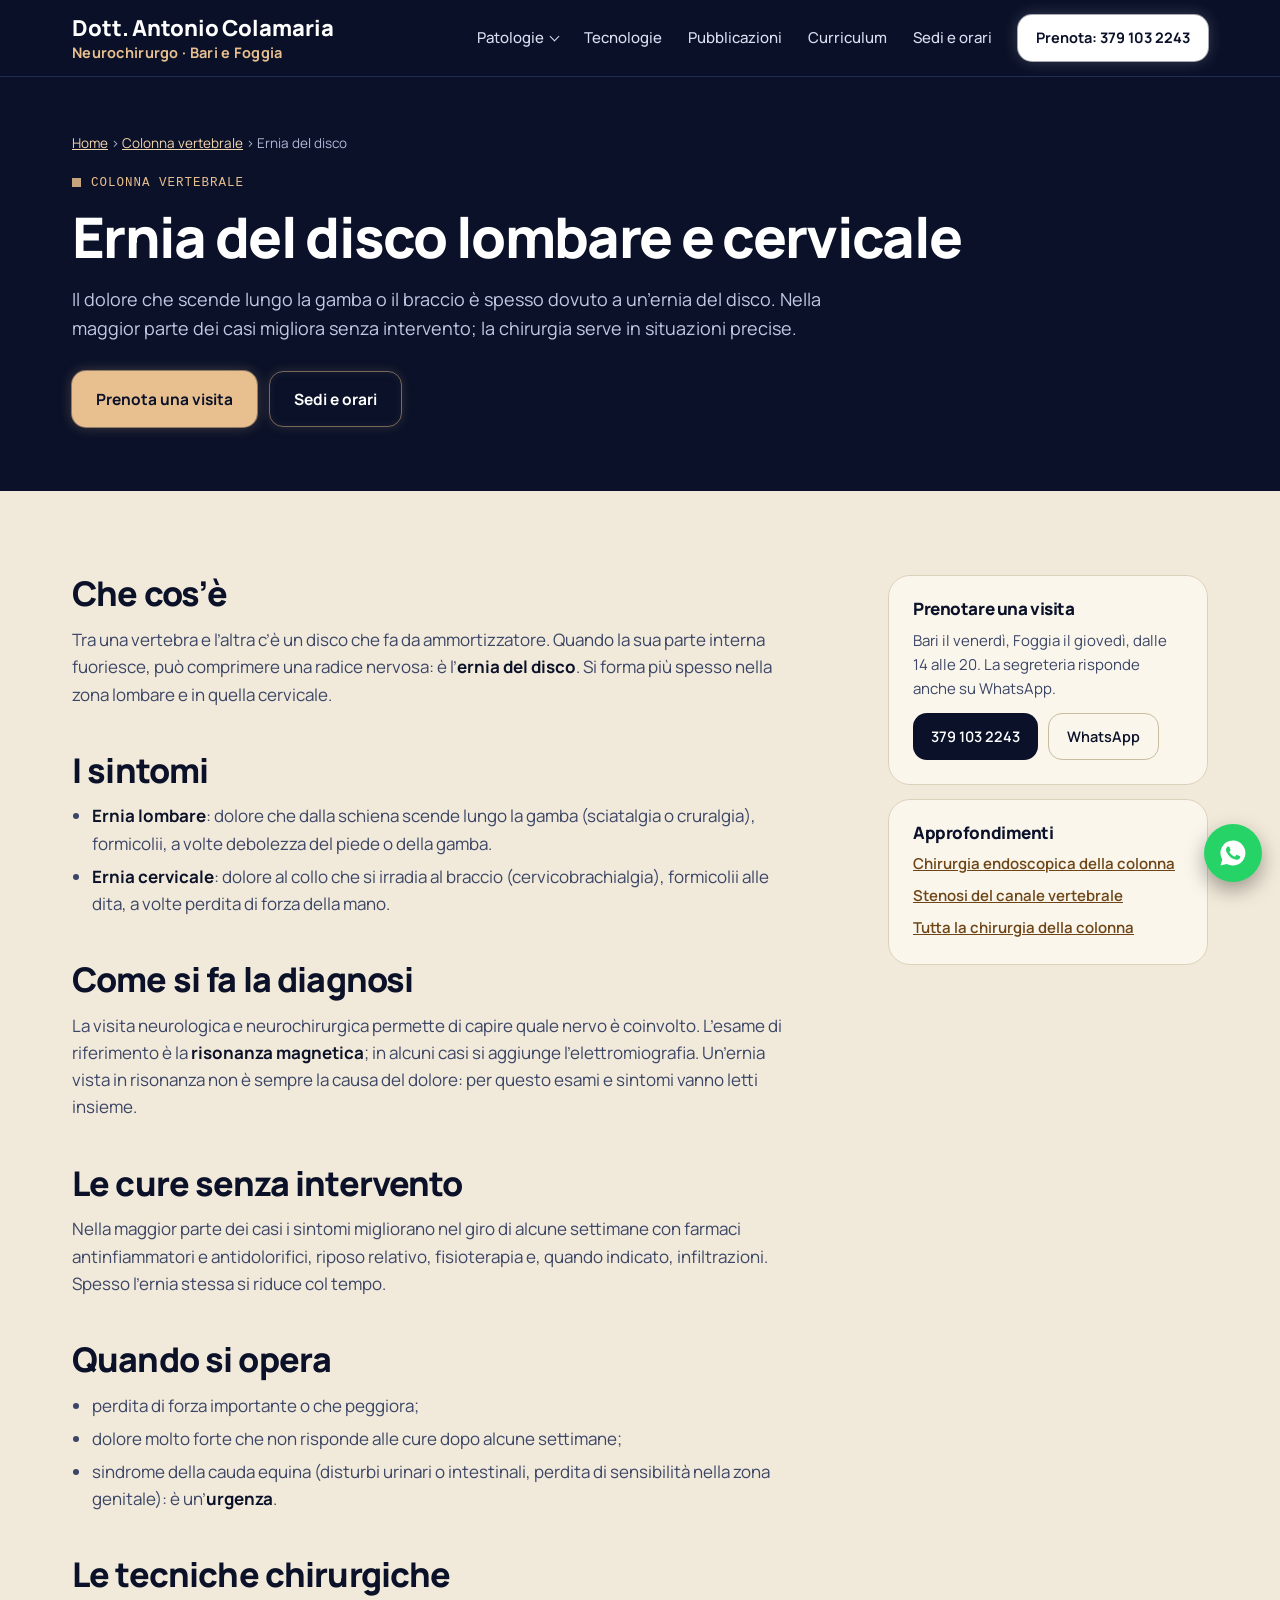
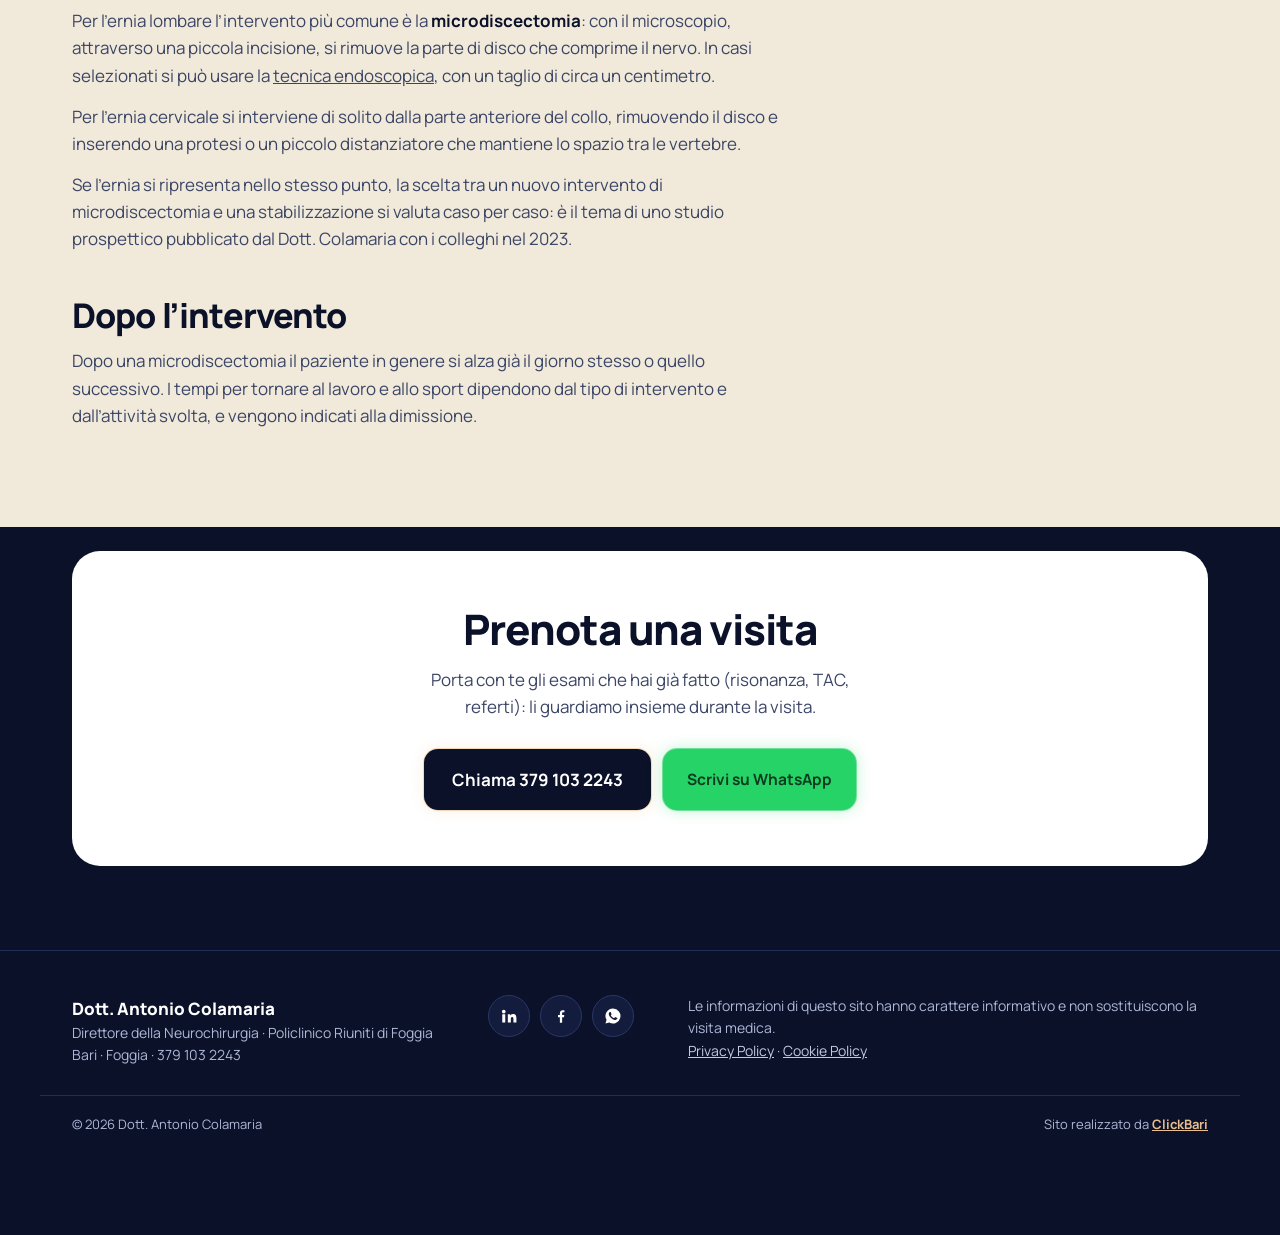
<file: ernia-del-disco.html>
<!DOCTYPE html>
<html lang="it">
<head>
<meta charset="UTF-8">
<meta name="viewport" content="width=device-width, initial-scale=1">
<title>Ernia del disco lombare e cervicale · Dott. Antonio Colamaria, neurochirurgo</title>
<meta name="description" content="Sintomi, diagnosi e cure dell’ernia del disco lombare e cervicale: quando bastano le terapie conservative e quando serve l’intervento, anche endoscopico. Visite a Bari e Foggia.">
<link rel="canonical" href="https://antoniocolamaria.it/ernia-del-disco.html">
<meta name="theme-color" content="#0A1128">
<link rel="icon" type="image/svg+xml" href="img/favicon.svg">
<link rel="icon" type="image/png" href="favicon.png">
<link rel="apple-touch-icon" href="img/apple-touch-icon.png">
<meta property="og:type" content="website">
<meta property="og:locale" content="it_IT">
<meta property="og:site_name" content="Dott. Antonio Colamaria">
<meta property="og:title" content="Ernia del disco lombare e cervicale · Dott. Antonio Colamaria, neurochirurgo">
<meta property="og:description" content="Sintomi, diagnosi e cure dell’ernia del disco lombare e cervicale: quando bastano le terapie conservative e quando serve l’intervento, anche endoscopico. Visite a Bari e Foggia.">
<meta property="og:url" content="https://antoniocolamaria.it/ernia-del-disco.html">
<meta property="og:image" content="https://antoniocolamaria.it/img/og.jpg">
<meta name="twitter:card" content="summary_large_image">
<link rel="preload" href="fonts/manrope-latin-800-normal.woff2" as="font" type="font/woff2" crossorigin>
<link rel="preload" href="fonts/manrope-latin-400-normal.woff2" as="font" type="font/woff2" crossorigin>
<link rel="stylesheet" href="assets/style.css">
<script type="application/ld+json">
[
 {
  "@context": "https://schema.org",
  "@type": "BreadcrumbList",
  "itemListElement": [
   {
    "@type": "ListItem",
    "position": 1,
    "name": "Home",
    "item": "https://antoniocolamaria.it/"
   },
   {
    "@type": "ListItem",
    "position": 2,
    "name": "Colonna vertebrale",
    "item": "https://antoniocolamaria.it/colonna-vertebrale.html"
   },
   {
    "@type": "ListItem",
    "position": 3,
    "name": "Ernia del disco",
    "item": "https://antoniocolamaria.it/ernia-del-disco.html"
   }
  ]
 },
 {
  "@context": "https://schema.org",
  "@type": "MedicalWebPage",
  "name": "Ernia del disco lombare e cervicale",
  "url": "https://antoniocolamaria.it/ernia-del-disco.html",
  "inLanguage": "it",
  "about": "Colonna vertebrale",
  "author": {
   "@type": "Physician",
   "name": "Dott. Antonio Colamaria",
   "url": "https://antoniocolamaria.it/"
  }
 }
]
</script>
</head>
<body>

<header>
  <div class="wrap">
    <a href="/" class="brand"><strong>Dott. Antonio Colamaria</strong><span>Neurochirurgo · Bari e Foggia</span></a>
    <button class="menu-btn" type="button" aria-expanded="false" aria-controls="menu" aria-label="Apri il menu"><svg class="bars" viewBox="0 0 24 24" fill="none" stroke="currentColor" stroke-width="2" stroke-linecap="round" aria-hidden="true"><path d="M4 7h16M4 12h16M4 17h16"/></svg><svg class="x" viewBox="0 0 24 24" fill="none" stroke="currentColor" stroke-width="2" stroke-linecap="round" aria-hidden="true"><path d="M6 6l12 12M18 6L6 18"/></svg></button>
    <nav id="menu" aria-label="Menu principale">
      <div class="dd">
        <a href="/#patologie" class="dd-top">Patologie</a>
        <div class="sub">
          <a href="neuro-oncologia.html">Tumori del cervello</a>
          <a href="colonna-vertebrale.html">Colonna vertebrale</a>
          <a href="ernia-del-disco.html">Ernia del disco</a>
          <a href="stenosi-del-canale.html">Stenosi del canale</a>
          <a href="chirurgia-endoscopica-colonna.html">Chirurgia endoscopica</a>
          <a href="patologie-vascolari.html">Aneurismi e patologie vascolari</a>
          <a href="nervi-periferici.html">Nervi periferici</a>
          <a href="parkinson-dbs.html">Parkinson e DBS</a>
        </div>
      </div>
      <a href="tecnologie.html">Tecnologie</a>
      <a href="pubblicazioni.html">Pubblicazioni</a>
      <a href="curriculum.html">Curriculum</a>
      <a href="/#sedi">Sedi e orari</a>
      <a href="tel:+393791032243" class="btn btn-primary btn-sm">Prenota: 379 103 2243</a>
    </nav>
  </div>
</header>

<main>
<section class="p-hero">
  <div class="wrap">
    <div>
      <div class="crumbs"><a href="/">Home</a> › <a href="colonna-vertebrale.html">Colonna vertebrale</a> › Ernia del disco</div>
      <div class="label">Colonna vertebrale</div>
      <h1>Ernia del disco lombare e cervicale</h1>
      <p class="lede">Il dolore che scende lungo la gamba o il braccio è spesso dovuto a un’ernia del disco. Nella maggior parte dei casi migliora senza intervento; la chirurgia serve in situazioni precise.</p>
      <div class="actions">
        <a href="tel:+393791032243" class="btn btn-primary">Prenota una visita</a>
        <a href="/#sedi" class="btn btn-ghost">Sedi e orari</a>
      </div>
    </div>
  </div>
</section>

<section class="light">
  <div class="wrap layout">
    <article class="prose">
      <h2 style="margin-top:0">Che cos’è</h2>
      <p>Tra una vertebra e l’altra c’è un disco che fa da ammortizzatore. Quando la sua parte interna fuoriesce, può comprimere una radice nervosa: è l’<strong>ernia del disco</strong>. Si forma più spesso nella zona lombare e in quella cervicale.</p>

      <h2>I sintomi</h2>
      <ul>
        <li><strong>Ernia lombare</strong>: dolore che dalla schiena scende lungo la gamba (sciatalgia o cruralgia), formicolii, a volte debolezza del piede o della gamba.</li>
        <li><strong>Ernia cervicale</strong>: dolore al collo che si irradia al braccio (cervicobrachialgia), formicolii alle dita, a volte perdita di forza della mano.</li>
      </ul>

      <h2>Come si fa la diagnosi</h2>
      <p>La visita neurologica e neurochirurgica permette di capire quale nervo è coinvolto. L’esame di riferimento è la <strong>risonanza magnetica</strong>; in alcuni casi si aggiunge l’elettromiografia. Un’ernia vista in risonanza non è sempre la causa del dolore: per questo esami e sintomi vanno letti insieme.</p>

      <h2>Le cure senza intervento</h2>
      <p>Nella maggior parte dei casi i sintomi migliorano nel giro di alcune settimane con farmaci antinfiammatori e antidolorifici, riposo relativo, fisioterapia e, quando indicato, infiltrazioni. Spesso l’ernia stessa si riduce col tempo.</p>

      <h2>Quando si opera</h2>
      <ul>
        <li>perdita di forza importante o che peggiora;</li>
        <li>dolore molto forte che non risponde alle cure dopo alcune settimane;</li>
        <li>sindrome della cauda equina (disturbi urinari o intestinali, perdita di sensibilità nella zona genitale): è un’<strong>urgenza</strong>.</li>
      </ul>

      <h2>Le tecniche chirurgiche</h2>
      <p>Per l’ernia lombare l’intervento più comune è la <strong>microdiscectomia</strong>: con il microscopio, attraverso una piccola incisione, si rimuove la parte di disco che comprime il nervo. In casi selezionati si può usare la <a href="chirurgia-endoscopica-colonna.html">tecnica endoscopica</a>, con un taglio di circa un centimetro.</p>
      <p>Per l’ernia cervicale si interviene di solito dalla parte anteriore del collo, rimuovendo il disco e inserendo una protesi o un piccolo distanziatore che mantiene lo spazio tra le vertebre.</p>
      <p>Se l’ernia si ripresenta nello stesso punto, la scelta tra un nuovo intervento di microdiscectomia e una stabilizzazione si valuta caso per caso: è il tema di uno studio prospettico pubblicato dal Dott. Colamaria con i colleghi nel 2023.</p>

      <h2>Dopo l’intervento</h2>
      <p>Dopo una microdiscectomia il paziente in genere si alza già il giorno stesso o quello successivo. I tempi per tornare al lavoro e allo sport dipendono dal tipo di intervento e dall’attività svolta, e vengono indicati alla dimissione.</p>
    </article>
    <aside class="aside">
      <div class="box">
        <h3>Prenotare una visita</h3>
        <p>Bari il venerdì, Foggia il giovedì, dalle 14 alle 20. La segreteria risponde anche su WhatsApp.</p>
        <p style="margin-top:12px;display:flex;flex-wrap:wrap;gap:10px"><a href="tel:+393791032243" class="btn btn-primary btn-sm">379 103 2243</a><a href="https://wa.me/393791032243?text=Buongiorno%2C%20vorrei%20prenotare%20una%20visita%20con%20il%20Dott.%20Colamaria." class="btn btn-ghost btn-sm" target="_blank" rel="noopener">WhatsApp</a></p>
      </div>
      <div class="box">
        <h3>Approfondimenti</h3>
        <ul>
          <li><a href="chirurgia-endoscopica-colonna.html">Chirurgia endoscopica della colonna</a></li>
          <li><a href="stenosi-del-canale.html">Stenosi del canale vertebrale</a></li>
          <li><a href="colonna-vertebrale.html">Tutta la chirurgia della colonna</a></li>
        </ul>
      </div>
    </aside>
  </div>
</section>

<section class="cta">
  <div class="wrap"><div class="inner">
    <h2>Prenota una visita</h2>
    <p>Porta con te gli esami che hai già fatto (risonanza, TAC, referti): li guardiamo insieme durante la visita.</p>
    <div class="cta-actions">
      <a href="tel:+393791032243" class="btn btn-primary">Chiama 379 103 2243</a>
      <a href="https://wa.me/393791032243?text=Buongiorno%2C%20vorrei%20prenotare%20una%20visita%20con%20il%20Dott.%20Colamaria." class="btn btn-wa social" target="_blank" rel="noopener">Scrivi su WhatsApp</a>
    </div>
  </div></div>
</section>
</main>

<footer>
  <div class="wrap">
    <div>
      <strong>Dott. Antonio Colamaria</strong><br>
      Direttore della Neurochirurgia · Policlinico Riuniti di Foggia<br>
      Bari · Foggia · 379 103 2243
    </div>
    <div class="foot-social">
      <a href="https://www.linkedin.com/in/antonio-colamaria-a13306196/" target="_blank" rel="noopener me" aria-label="LinkedIn del Dott. Colamaria"><svg viewBox="0 0 24 24" aria-hidden="true"><path d="M4.98 3.5a2.5 2.5 0 1 1 0 5 2.5 2.5 0 0 1 0-5ZM3 9.75h4v11H3v-11Zm6.5 0h3.8v1.5h.06c.53-1 1.83-2.05 3.77-2.05 4.03 0 4.77 2.65 4.77 6.1v5.45h-4v-4.83c0-1.15-.02-2.63-1.6-2.63-1.6 0-1.85 1.25-1.85 2.55v4.91h-4v-11Z"/></svg></a>
      <a href="https://www.facebook.com/AntonioColamariaNeurochirurgo" target="_blank" rel="noopener me" aria-label="Facebook del Dott. Colamaria"><svg viewBox="0 0 24 24" aria-hidden="true"><path d="M13.5 21v-7.5h2.5l.4-3h-2.9V8.6c0-.87.25-1.46 1.5-1.46h1.55V4.45A20 20 0 0 0 14.3 4.3c-2.25 0-3.8 1.37-3.8 3.9v2.3H8v3h2.5V21h3Z"/></svg></a>
      <a href="https://wa.me/393791032243?text=Buongiorno%2C%20vorrei%20prenotare%20una%20visita%20con%20il%20Dott.%20Colamaria." target="_blank" rel="noopener" aria-label="WhatsApp della segreteria per prenotare"><svg viewBox="0 0 24 24" aria-hidden="true"><path d="M12 2a10 10 0 0 0-8.6 15.1L2 22l5-1.3A10 10 0 1 0 12 2Zm5.3 14.1c-.2.6-1.3 1.2-1.8 1.2-.5.1-1 .1-3.3-.8-2.8-1.1-4.5-4-4.7-4.2-.1-.2-1.1-1.5-1.1-2.9s.7-2 1-2.3c.2-.3.5-.3.7-.3h.5c.2 0 .4 0 .6.5l.8 2c.1.2.1.4 0 .5l-.3.5-.4.4c-.1.1-.3.3-.1.6.2.3.8 1.3 1.6 2.1 1.1 1 2 1.3 2.3 1.4.3.1.5.1.6-.1l.9-1.1c.2-.3.4-.2.7-.1l1.9.9c.3.1.5.2.5.3.1.2.1.8-.1 1.4Z"/></svg></a>
    </div>
    <div class="disclaimer">Le informazioni di questo sito hanno carattere informativo e non sostituiscono la visita medica.<br><a href="privacy.html">Privacy Policy</a> · <a href="cookie.html">Cookie Policy</a> · <button type="button" class="cc-open">Preferenze cookie</button></div>
  </div>
  <div class="wrap credit">
    <span>© <span id="y">2026</span> Dott. Antonio Colamaria</span>
    <span>Sito realizzato da <a href="https://clickbari.it" target="_blank" rel="noopener">ClickBari</a></span>
  </div>
</footer>

<div class="callbar"><a href="tel:+393791032243" class="btn btn-primary">Chiama per prenotare</a></div>
<a class="wa-float" href="https://wa.me/393791032243?text=Buongiorno%2C%20vorrei%20prenotare%20una%20visita%20con%20il%20Dott.%20Colamaria." target="_blank" rel="noopener" aria-label="Scrivi alla segreteria su WhatsApp per prenotare"><svg viewBox="0 0 24 24" aria-hidden="true"><path d="M12 2a10 10 0 0 0-8.6 15.1L2 22l5-1.3A10 10 0 1 0 12 2Zm5.3 14.1c-.2.6-1.3 1.2-1.8 1.2-.5.1-1 .1-3.3-.8-2.8-1.1-4.5-4-4.7-4.2-.1-.2-1.1-1.5-1.1-2.9s.7-2 1-2.3c.2-.3.5-.3.7-.3h.5c.2 0 .4 0 .6.5l.8 2c.1.2.1.4 0 .5l-.3.5-.4.4c-.1.1-.3.3-.1.6.2.3.8 1.3 1.6 2.1 1.1 1 2 1.3 2.3 1.4.3.1.5.1.6-.1l.9-1.1c.2-.3.4-.2.7-.1l1.9.9c.3.1.5.2.5.3.1.2.1.8-.1 1.4Z"/></svg></a>
<script src="assets/site.js"></script>
<script src="assets/consent.js" defer></script>
</body>
</html>
</file>
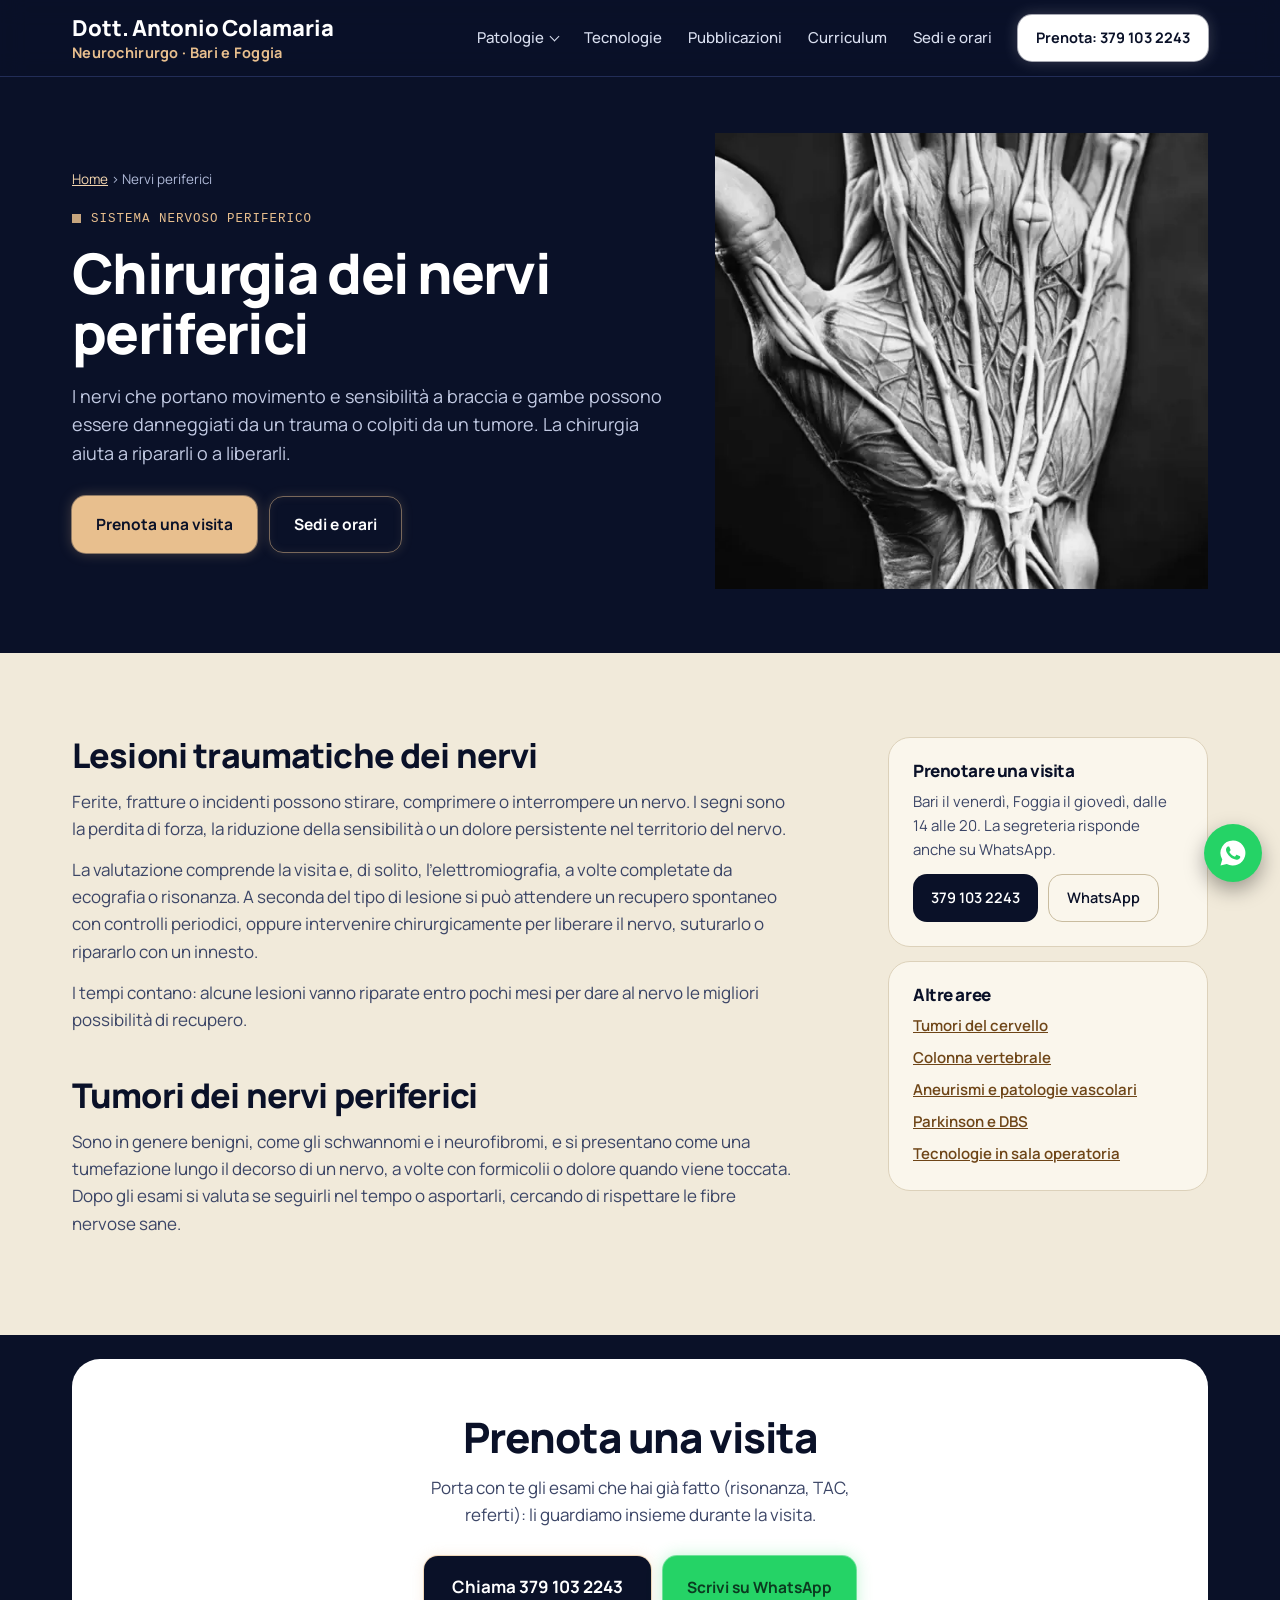
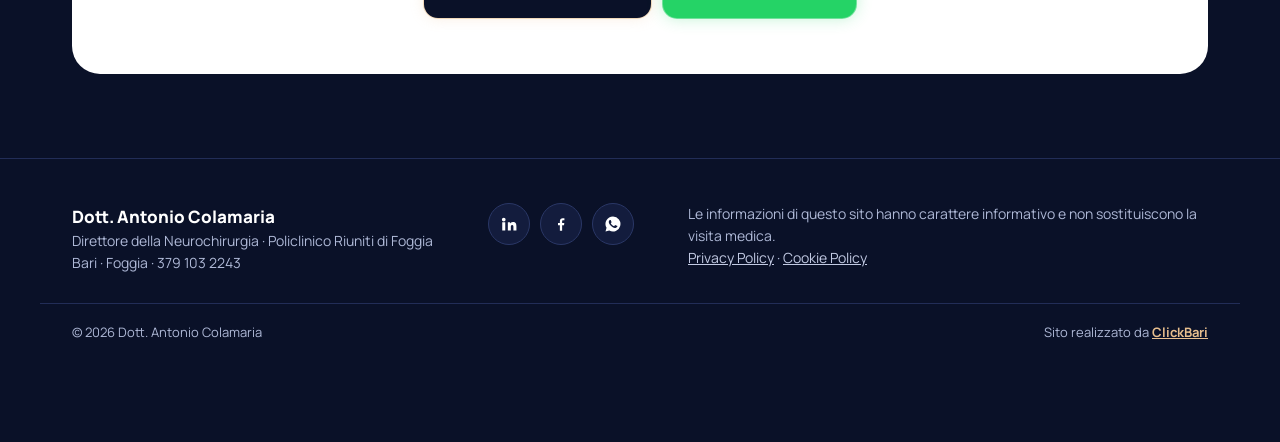
<file: nervi-periferici.html>
<!DOCTYPE html>
<html lang="it">
<head>
<meta charset="UTF-8">
<meta name="viewport" content="width=device-width, initial-scale=1">
<title>Chirurgia dei nervi periferici · Dott. Antonio Colamaria, neurochirurgo</title>
<meta name="description" content="Lesioni traumatiche e tumori dei nervi periferici di braccia e gambe: valutazione e trattamento chirurgico. Visite a Bari e Foggia.">
<link rel="canonical" href="https://antoniocolamaria.it/nervi-periferici.html">
<meta name="theme-color" content="#0A1128">
<link rel="icon" type="image/svg+xml" href="img/favicon.svg">
<link rel="icon" type="image/png" href="favicon.png">
<link rel="apple-touch-icon" href="img/apple-touch-icon.png">
<meta property="og:type" content="website">
<meta property="og:locale" content="it_IT">
<meta property="og:site_name" content="Dott. Antonio Colamaria">
<meta property="og:title" content="Chirurgia dei nervi periferici · Dott. Antonio Colamaria, neurochirurgo">
<meta property="og:description" content="Lesioni traumatiche e tumori dei nervi periferici di braccia e gambe: valutazione e trattamento chirurgico. Visite a Bari e Foggia.">
<meta property="og:url" content="https://antoniocolamaria.it/nervi-periferici.html">
<meta property="og:image" content="https://antoniocolamaria.it/img/og.jpg">
<meta name="twitter:card" content="summary_large_image">
<link rel="preload" href="fonts/manrope-latin-800-normal.woff2" as="font" type="font/woff2" crossorigin>
<link rel="preload" href="fonts/manrope-latin-400-normal.woff2" as="font" type="font/woff2" crossorigin>
<link rel="stylesheet" href="assets/style.css">
<script type="application/ld+json">
[
 {
  "@context": "https://schema.org",
  "@type": "BreadcrumbList",
  "itemListElement": [
   {
    "@type": "ListItem",
    "position": 1,
    "name": "Home",
    "item": "https://antoniocolamaria.it/"
   },
   {
    "@type": "ListItem",
    "position": 2,
    "name": "Nervi periferici",
    "item": "https://antoniocolamaria.it/nervi-periferici.html"
   }
  ]
 },
 {
  "@context": "https://schema.org",
  "@type": "MedicalWebPage",
  "name": "Chirurgia dei nervi periferici",
  "url": "https://antoniocolamaria.it/nervi-periferici.html",
  "inLanguage": "it",
  "about": "Sistema nervoso periferico",
  "author": {
   "@type": "Physician",
   "name": "Dott. Antonio Colamaria",
   "url": "https://antoniocolamaria.it/"
  }
 }
]
</script>
</head>
<body>

<header>
  <div class="wrap">
    <a href="/" class="brand"><strong>Dott. Antonio Colamaria</strong><span>Neurochirurgo · Bari e Foggia</span></a>
    <button class="menu-btn" type="button" aria-expanded="false" aria-controls="menu" aria-label="Apri il menu"><svg class="bars" viewBox="0 0 24 24" fill="none" stroke="currentColor" stroke-width="2" stroke-linecap="round" aria-hidden="true"><path d="M4 7h16M4 12h16M4 17h16"/></svg><svg class="x" viewBox="0 0 24 24" fill="none" stroke="currentColor" stroke-width="2" stroke-linecap="round" aria-hidden="true"><path d="M6 6l12 12M18 6L6 18"/></svg></button>
    <nav id="menu" aria-label="Menu principale">
      <div class="dd">
        <a href="/#patologie" class="dd-top">Patologie</a>
        <div class="sub">
          <a href="neuro-oncologia.html">Tumori del cervello</a>
          <a href="colonna-vertebrale.html">Colonna vertebrale</a>
          <a href="ernia-del-disco.html">Ernia del disco</a>
          <a href="stenosi-del-canale.html">Stenosi del canale</a>
          <a href="chirurgia-endoscopica-colonna.html">Chirurgia endoscopica</a>
          <a href="patologie-vascolari.html">Aneurismi e patologie vascolari</a>
          <a href="nervi-periferici.html">Nervi periferici</a>
          <a href="parkinson-dbs.html">Parkinson e DBS</a>
        </div>
      </div>
      <a href="tecnologie.html">Tecnologie</a>
      <a href="pubblicazioni.html">Pubblicazioni</a>
      <a href="curriculum.html">Curriculum</a>
      <a href="/#sedi">Sedi e orari</a>
      <a href="tel:+393791032243" class="btn btn-primary btn-sm">Prenota: 379 103 2243</a>
    </nav>
  </div>
</header>

<main>
<section class="p-hero">
  <div class="wrap">
    <div>
      <div class="crumbs"><a href="/">Home</a> › Nervi periferici</div>
      <div class="label">Sistema nervoso periferico</div>
      <h1>Chirurgia dei nervi periferici</h1>
      <p class="lede">I nervi che portano movimento e sensibilità a braccia e gambe possono essere danneggiati da un trauma o colpiti da un tumore. La chirurgia aiuta a ripararli o a liberarli.</p>
      <div class="actions">
        <a href="tel:+393791032243" class="btn btn-primary">Prenota una visita</a>
        <a href="/#sedi" class="btn btn-ghost">Sedi e orari</a>
      </div>
    </div>
    <div class="art"><img src="img/patologie-nervi.webp" alt="Nervi periferici della mano" width="600" height="480"></div>
  </div>
</section>

<section class="light">
  <div class="wrap layout">
    <article class="prose">
      <h2 style="margin-top:0">Lesioni traumatiche dei nervi</h2>
      <p>Ferite, fratture o incidenti possono stirare, comprimere o interrompere un nervo. I segni sono la perdita di forza, la riduzione della sensibilità o un dolore persistente nel territorio del nervo.</p>
      <p>La valutazione comprende la visita e, di solito, l’elettromiografia, a volte completate da ecografia o risonanza. A seconda del tipo di lesione si può attendere un recupero spontaneo con controlli periodici, oppure intervenire chirurgicamente per liberare il nervo, suturarlo o ripararlo con un innesto.</p>
      <p>I tempi contano: alcune lesioni vanno riparate entro pochi mesi per dare al nervo le migliori possibilità di recupero.</p>

      <h2>Tumori dei nervi periferici</h2>
      <p>Sono in genere benigni, come gli schwannomi e i neurofibromi, e si presentano come una tumefazione lungo il decorso di un nervo, a volte con formicolii o dolore quando viene toccata. Dopo gli esami si valuta se seguirli nel tempo o asportarli, cercando di rispettare le fibre nervose sane.</p>
    </article>
    <aside class="aside">
      <div class="box">
        <h3>Prenotare una visita</h3>
        <p>Bari il venerdì, Foggia il giovedì, dalle 14 alle 20. La segreteria risponde anche su WhatsApp.</p>
        <p style="margin-top:12px;display:flex;flex-wrap:wrap;gap:10px"><a href="tel:+393791032243" class="btn btn-primary btn-sm">379 103 2243</a><a href="https://wa.me/393791032243?text=Buongiorno%2C%20vorrei%20prenotare%20una%20visita%20con%20il%20Dott.%20Colamaria." class="btn btn-ghost btn-sm" target="_blank" rel="noopener">WhatsApp</a></p>
      </div>
      <div class="box">
        <h3>Altre aree</h3>
        <ul>
          <li><a href="neuro-oncologia.html">Tumori del cervello</a></li>
          <li><a href="colonna-vertebrale.html">Colonna vertebrale</a></li>
          <li><a href="patologie-vascolari.html">Aneurismi e patologie vascolari</a></li>
          <li><a href="parkinson-dbs.html">Parkinson e DBS</a></li>
          <li><a href="tecnologie.html">Tecnologie in sala operatoria</a></li>
        </ul>
      </div>
    </aside>
  </div>
</section>

<section class="cta">
  <div class="wrap"><div class="inner">
    <h2>Prenota una visita</h2>
    <p>Porta con te gli esami che hai già fatto (risonanza, TAC, referti): li guardiamo insieme durante la visita.</p>
    <div class="cta-actions">
      <a href="tel:+393791032243" class="btn btn-primary">Chiama 379 103 2243</a>
      <a href="https://wa.me/393791032243?text=Buongiorno%2C%20vorrei%20prenotare%20una%20visita%20con%20il%20Dott.%20Colamaria." class="btn btn-wa social" target="_blank" rel="noopener">Scrivi su WhatsApp</a>
    </div>
  </div></div>
</section>
</main>

<footer>
  <div class="wrap">
    <div>
      <strong>Dott. Antonio Colamaria</strong><br>
      Direttore della Neurochirurgia · Policlinico Riuniti di Foggia<br>
      Bari · Foggia · 379 103 2243
    </div>
    <div class="foot-social">
      <a href="https://www.linkedin.com/in/antonio-colamaria-a13306196/" target="_blank" rel="noopener me" aria-label="LinkedIn del Dott. Colamaria"><svg viewBox="0 0 24 24" aria-hidden="true"><path d="M4.98 3.5a2.5 2.5 0 1 1 0 5 2.5 2.5 0 0 1 0-5ZM3 9.75h4v11H3v-11Zm6.5 0h3.8v1.5h.06c.53-1 1.83-2.05 3.77-2.05 4.03 0 4.77 2.65 4.77 6.1v5.45h-4v-4.83c0-1.15-.02-2.63-1.6-2.63-1.6 0-1.85 1.25-1.85 2.55v4.91h-4v-11Z"/></svg></a>
      <a href="https://www.facebook.com/AntonioColamariaNeurochirurgo" target="_blank" rel="noopener me" aria-label="Facebook del Dott. Colamaria"><svg viewBox="0 0 24 24" aria-hidden="true"><path d="M13.5 21v-7.5h2.5l.4-3h-2.9V8.6c0-.87.25-1.46 1.5-1.46h1.55V4.45A20 20 0 0 0 14.3 4.3c-2.25 0-3.8 1.37-3.8 3.9v2.3H8v3h2.5V21h3Z"/></svg></a>
      <a href="https://wa.me/393791032243?text=Buongiorno%2C%20vorrei%20prenotare%20una%20visita%20con%20il%20Dott.%20Colamaria." target="_blank" rel="noopener" aria-label="WhatsApp della segreteria per prenotare"><svg viewBox="0 0 24 24" aria-hidden="true"><path d="M12 2a10 10 0 0 0-8.6 15.1L2 22l5-1.3A10 10 0 1 0 12 2Zm5.3 14.1c-.2.6-1.3 1.2-1.8 1.2-.5.1-1 .1-3.3-.8-2.8-1.1-4.5-4-4.7-4.2-.1-.2-1.1-1.5-1.1-2.9s.7-2 1-2.3c.2-.3.5-.3.7-.3h.5c.2 0 .4 0 .6.5l.8 2c.1.2.1.4 0 .5l-.3.5-.4.4c-.1.1-.3.3-.1.6.2.3.8 1.3 1.6 2.1 1.1 1 2 1.3 2.3 1.4.3.1.5.1.6-.1l.9-1.1c.2-.3.4-.2.7-.1l1.9.9c.3.1.5.2.5.3.1.2.1.8-.1 1.4Z"/></svg></a>
    </div>
    <div class="disclaimer">Le informazioni di questo sito hanno carattere informativo e non sostituiscono la visita medica.<br><a href="privacy.html">Privacy Policy</a> · <a href="cookie.html">Cookie Policy</a> · <button type="button" class="cc-open">Preferenze cookie</button></div>
  </div>
  <div class="wrap credit">
    <span>© <span id="y">2026</span> Dott. Antonio Colamaria</span>
    <span>Sito realizzato da <a href="https://clickbari.it" target="_blank" rel="noopener">ClickBari</a></span>
  </div>
</footer>

<div class="callbar"><a href="tel:+393791032243" class="btn btn-primary">Chiama per prenotare</a></div>
<a class="wa-float" href="https://wa.me/393791032243?text=Buongiorno%2C%20vorrei%20prenotare%20una%20visita%20con%20il%20Dott.%20Colamaria." target="_blank" rel="noopener" aria-label="Scrivi alla segreteria su WhatsApp per prenotare"><svg viewBox="0 0 24 24" aria-hidden="true"><path d="M12 2a10 10 0 0 0-8.6 15.1L2 22l5-1.3A10 10 0 1 0 12 2Zm5.3 14.1c-.2.6-1.3 1.2-1.8 1.2-.5.1-1 .1-3.3-.8-2.8-1.1-4.5-4-4.7-4.2-.1-.2-1.1-1.5-1.1-2.9s.7-2 1-2.3c.2-.3.5-.3.7-.3h.5c.2 0 .4 0 .6.5l.8 2c.1.2.1.4 0 .5l-.3.5-.4.4c-.1.1-.3.3-.1.6.2.3.8 1.3 1.6 2.1 1.1 1 2 1.3 2.3 1.4.3.1.5.1.6-.1l.9-1.1c.2-.3.4-.2.7-.1l1.9.9c.3.1.5.2.5.3.1.2.1.8-.1 1.4Z"/></svg></a>
<script src="assets/site.js"></script>
<script src="assets/consent.js" defer></script>
</body>
</html>
</file>
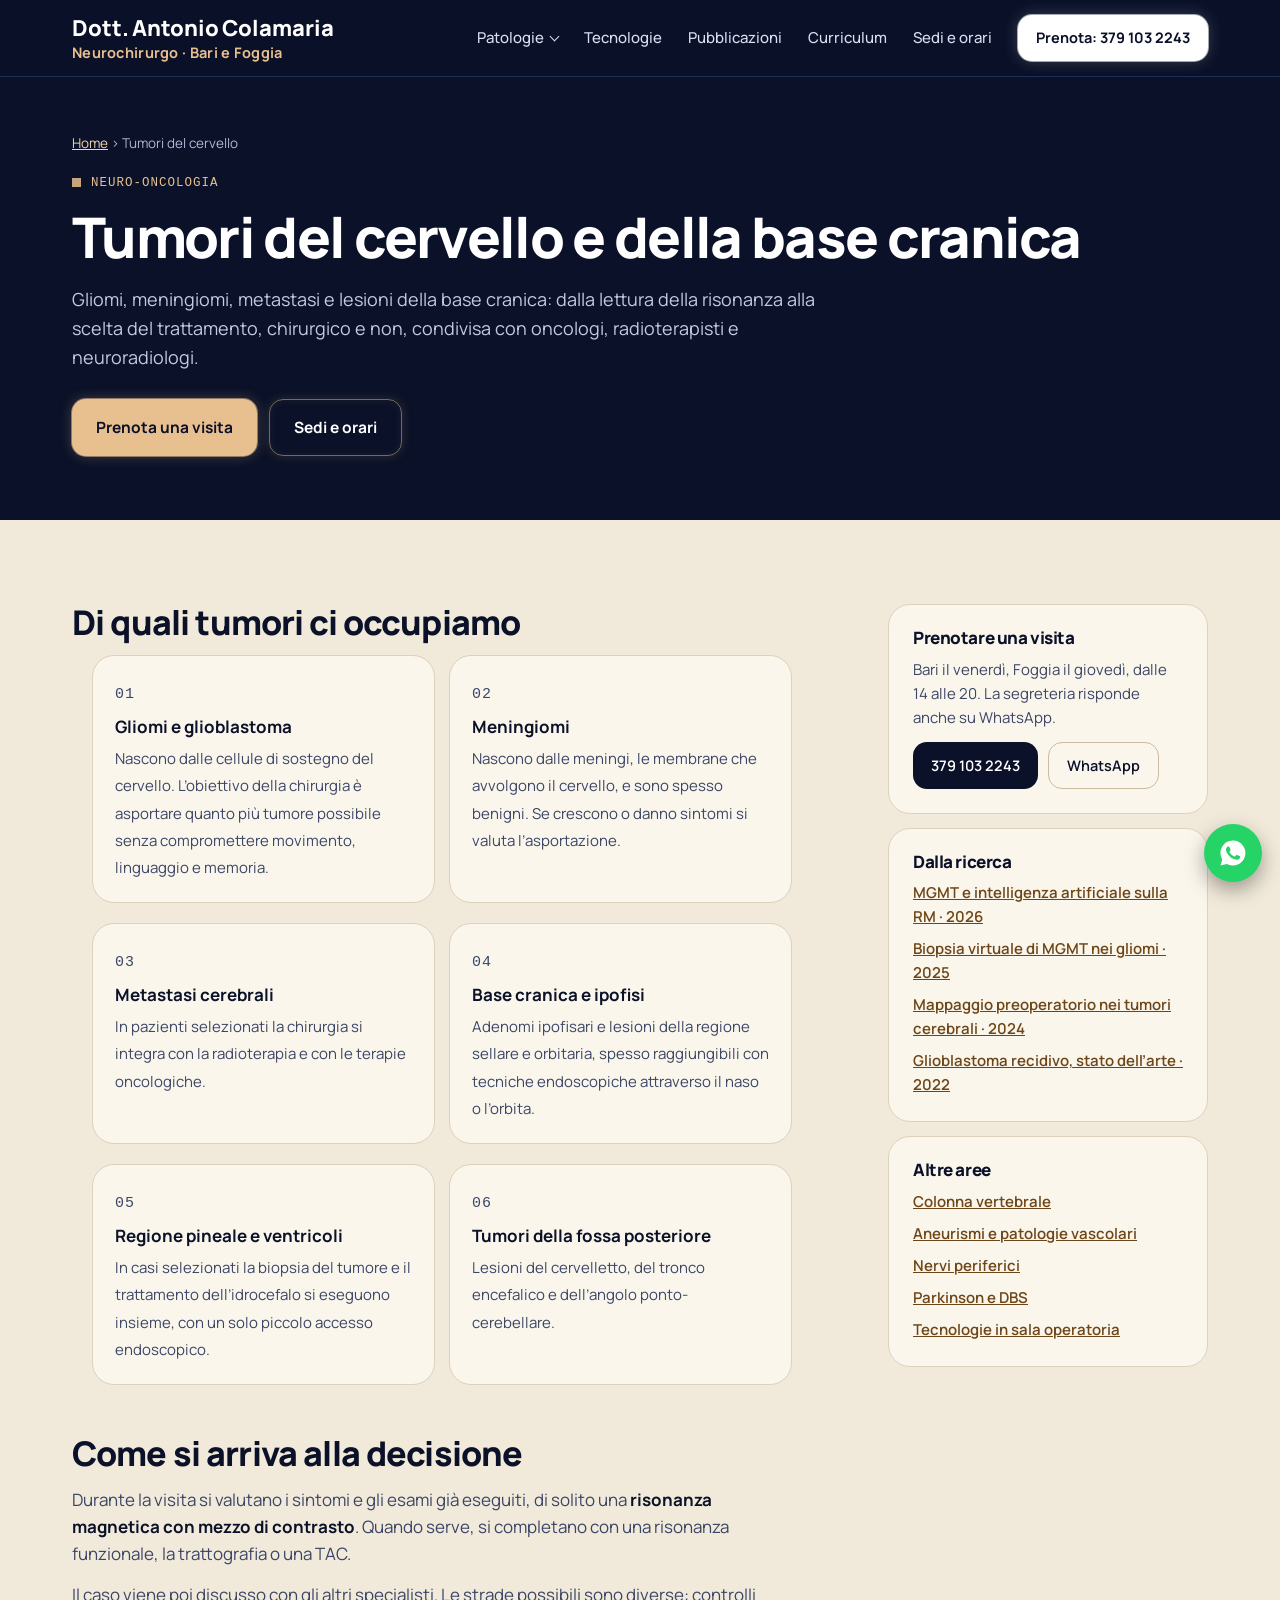
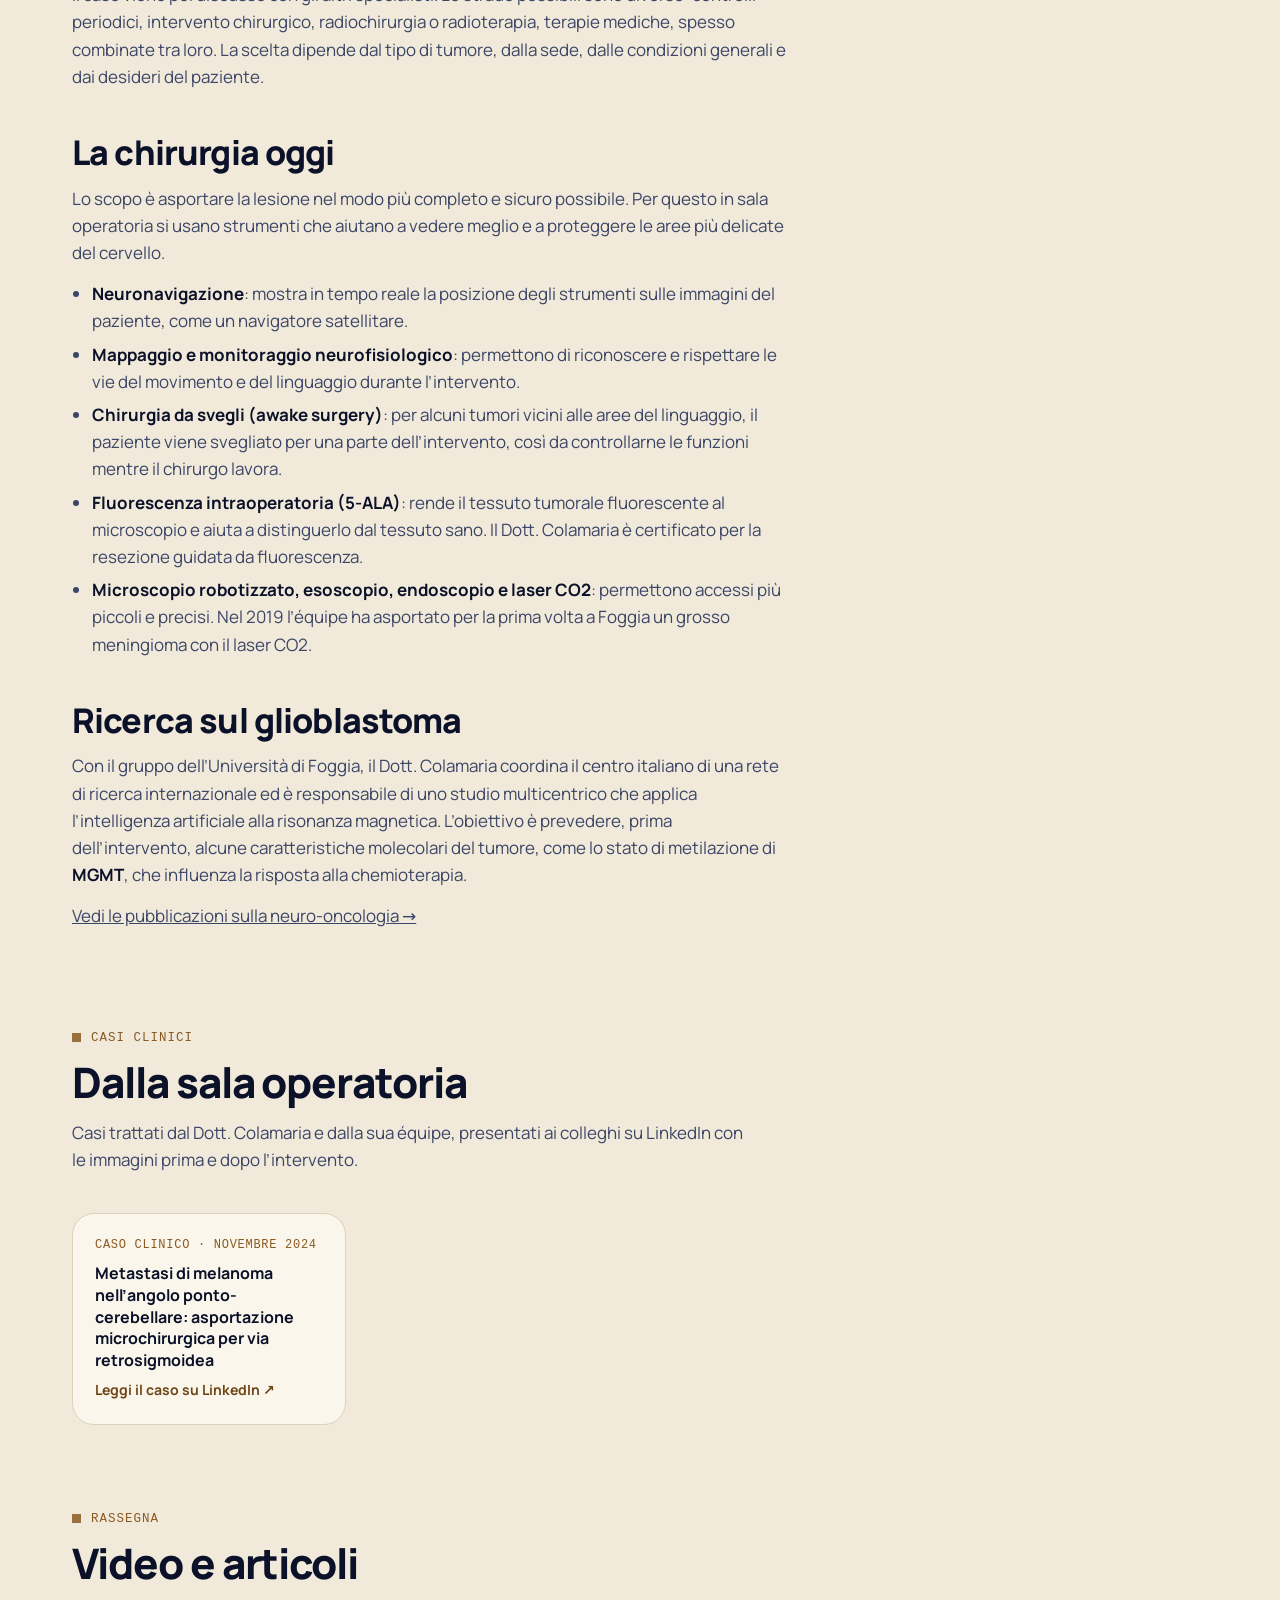
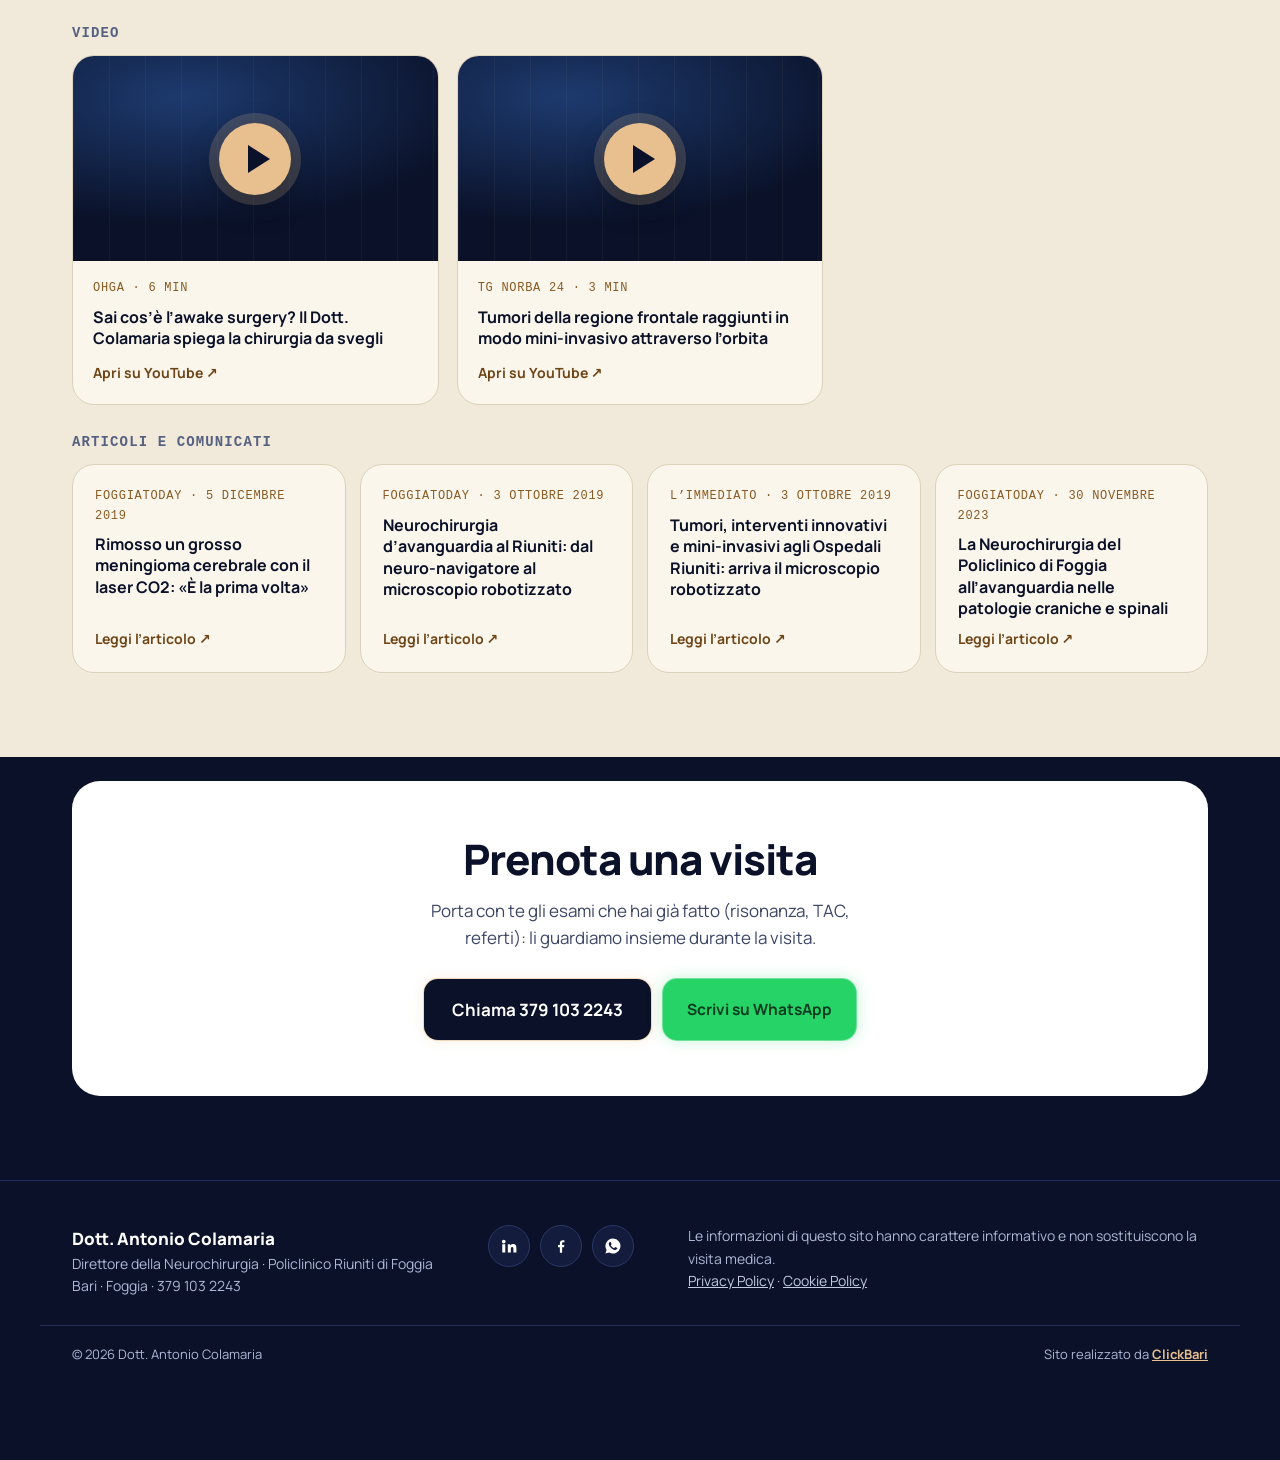
<file: neuro-oncologia.html>
<!DOCTYPE html>
<html lang="it">
<head>
<meta charset="UTF-8">
<meta name="viewport" content="width=device-width, initial-scale=1">
<title>Tumori cerebrali e della base cranica · Dott. Antonio Colamaria, neurochirurgo</title>
<meta name="description" content="Gliomi, glioblastoma, meningiomi, metastasi e tumori della base cranica: diagnosi, scelta del trattamento e chirurgia con neuronavigazione e monitoraggio. Visite a Bari e Foggia.">
<link rel="canonical" href="https://antoniocolamaria.it/neuro-oncologia.html">
<meta name="theme-color" content="#0A1128">
<link rel="icon" type="image/svg+xml" href="img/favicon.svg">
<link rel="icon" type="image/png" href="favicon.png">
<link rel="apple-touch-icon" href="img/apple-touch-icon.png">
<meta property="og:type" content="website">
<meta property="og:locale" content="it_IT">
<meta property="og:site_name" content="Dott. Antonio Colamaria">
<meta property="og:title" content="Tumori cerebrali e della base cranica · Dott. Antonio Colamaria, neurochirurgo">
<meta property="og:description" content="Gliomi, glioblastoma, meningiomi, metastasi e tumori della base cranica: diagnosi, scelta del trattamento e chirurgia con neuronavigazione e monitoraggio. Visite a Bari e Foggia.">
<meta property="og:url" content="https://antoniocolamaria.it/neuro-oncologia.html">
<meta property="og:image" content="https://antoniocolamaria.it/img/og.jpg">
<meta name="twitter:card" content="summary_large_image">
<link rel="preload" href="fonts/manrope-latin-800-normal.woff2" as="font" type="font/woff2" crossorigin>
<link rel="preload" href="fonts/manrope-latin-400-normal.woff2" as="font" type="font/woff2" crossorigin>
<link rel="stylesheet" href="assets/style.css">
<script type="application/ld+json">
[
 {
  "@context": "https://schema.org",
  "@type": "BreadcrumbList",
  "itemListElement": [
   {
    "@type": "ListItem",
    "position": 1,
    "name": "Home",
    "item": "https://antoniocolamaria.it/"
   },
   {
    "@type": "ListItem",
    "position": 2,
    "name": "Tumori del cervello",
    "item": "https://antoniocolamaria.it/neuro-oncologia.html"
   }
  ]
 },
 {
  "@context": "https://schema.org",
  "@type": "MedicalWebPage",
  "name": "Tumori del cervello e della base cranica",
  "url": "https://antoniocolamaria.it/neuro-oncologia.html",
  "inLanguage": "it",
  "about": "Neuro-oncologia",
  "author": {
   "@type": "Physician",
   "name": "Dott. Antonio Colamaria",
   "url": "https://antoniocolamaria.it/"
  }
 }
]
</script>
</head>
<body>

<header>
  <div class="wrap">
    <a href="/" class="brand"><strong>Dott. Antonio Colamaria</strong><span>Neurochirurgo · Bari e Foggia</span></a>
    <button class="menu-btn" type="button" aria-expanded="false" aria-controls="menu" aria-label="Apri il menu"><svg class="bars" viewBox="0 0 24 24" fill="none" stroke="currentColor" stroke-width="2" stroke-linecap="round" aria-hidden="true"><path d="M4 7h16M4 12h16M4 17h16"/></svg><svg class="x" viewBox="0 0 24 24" fill="none" stroke="currentColor" stroke-width="2" stroke-linecap="round" aria-hidden="true"><path d="M6 6l12 12M18 6L6 18"/></svg></button>
    <nav id="menu" aria-label="Menu principale">
      <div class="dd">
        <a href="/#patologie" class="dd-top">Patologie</a>
        <div class="sub">
          <a href="neuro-oncologia.html">Tumori del cervello</a>
          <a href="colonna-vertebrale.html">Colonna vertebrale</a>
          <a href="ernia-del-disco.html">Ernia del disco</a>
          <a href="stenosi-del-canale.html">Stenosi del canale</a>
          <a href="chirurgia-endoscopica-colonna.html">Chirurgia endoscopica</a>
          <a href="patologie-vascolari.html">Aneurismi e patologie vascolari</a>
          <a href="nervi-periferici.html">Nervi periferici</a>
          <a href="parkinson-dbs.html">Parkinson e DBS</a>
        </div>
      </div>
      <a href="tecnologie.html">Tecnologie</a>
      <a href="pubblicazioni.html">Pubblicazioni</a>
      <a href="curriculum.html">Curriculum</a>
      <a href="/#sedi">Sedi e orari</a>
      <a href="tel:+393791032243" class="btn btn-primary btn-sm">Prenota: 379 103 2243</a>
    </nav>
  </div>
</header>

<main>
<section class="p-hero">
  <div class="wrap">
    <div>
      <div class="crumbs"><a href="/">Home</a> › Tumori del cervello</div>
      <div class="label">Neuro-oncologia</div>
      <h1>Tumori del cervello e della base cranica</h1>
      <p class="lede">Gliomi, meningiomi, metastasi e lesioni della base cranica: dalla lettura della risonanza alla scelta del trattamento, chirurgico e non, condivisa con oncologi, radioterapisti e neuroradiologi.</p>
      <div class="actions">
        <a href="tel:+393791032243" class="btn btn-primary">Prenota una visita</a>
        <a href="/#sedi" class="btn btn-ghost">Sedi e orari</a>
      </div>
    </div>
  </div>
</section>

<section class="light">
  <div class="wrap layout">
    <article class="prose">
      <h2 style="margin-top:0">Di quali tumori ci occupiamo</h2>
      <ul class="steps">
        <li><span class="num">01</span><b>Gliomi e glioblastoma</b><span>Nascono dalle cellule di sostegno del cervello. L’obiettivo della chirurgia è asportare quanto più tumore possibile senza compromettere movimento, linguaggio e memoria.</span></li>
        <li><span class="num">02</span><b>Meningiomi</b><span>Nascono dalle meningi, le membrane che avvolgono il cervello, e sono spesso benigni. Se crescono o danno sintomi si valuta l’asportazione.</span></li>
        <li><span class="num">03</span><b>Metastasi cerebrali</b><span>In pazienti selezionati la chirurgia si integra con la radioterapia e con le terapie oncologiche.</span></li>
        <li><span class="num">04</span><b>Base cranica e ipofisi</b><span>Adenomi ipofisari e lesioni della regione sellare e orbitaria, spesso raggiungibili con tecniche endoscopiche attraverso il naso o l’orbita.</span></li>
        <li><span class="num">05</span><b>Regione pineale e ventricoli</b><span>In casi selezionati la biopsia del tumore e il trattamento dell’idrocefalo si eseguono insieme, con un solo piccolo accesso endoscopico.</span></li>
        <li><span class="num">06</span><b>Tumori della fossa posteriore</b><span>Lesioni del cervelletto, del tronco encefalico e dell’angolo ponto-cerebellare.</span></li>
      </ul>

      <h2>Come si arriva alla decisione</h2>
      <p>Durante la visita si valutano i sintomi e gli esami già eseguiti, di solito una <strong>risonanza magnetica con mezzo di contrasto</strong>. Quando serve, si completano con una risonanza funzionale, la trattografia o una TAC.</p>
      <p>Il caso viene poi discusso con gli altri specialisti. Le strade possibili sono diverse: controlli periodici, intervento chirurgico, radiochirurgia o radioterapia, terapie mediche, spesso combinate tra loro. La scelta dipende dal tipo di tumore, dalla sede, dalle condizioni generali e dai desideri del paziente.</p>

      <h2>La chirurgia oggi</h2>
      <p>Lo scopo è asportare la lesione nel modo più completo e sicuro possibile. Per questo in sala operatoria si usano strumenti che aiutano a vedere meglio e a proteggere le aree più delicate del cervello.</p>
      <ul>
        <li><strong>Neuronavigazione</strong>: mostra in tempo reale la posizione degli strumenti sulle immagini del paziente, come un navigatore satellitare.</li>
        <li><strong>Mappaggio e monitoraggio neurofisiologico</strong>: permettono di riconoscere e rispettare le vie del movimento e del linguaggio durante l’intervento.</li>
        <li><strong>Chirurgia da svegli (awake surgery)</strong>: per alcuni tumori vicini alle aree del linguaggio, il paziente viene svegliato per una parte dell’intervento, così da controllarne le funzioni mentre il chirurgo lavora.</li>
        <li><strong>Fluorescenza intraoperatoria (5-ALA)</strong>: rende il tessuto tumorale fluorescente al microscopio e aiuta a distinguerlo dal tessuto sano. Il Dott. Colamaria è certificato per la resezione guidata da fluorescenza.</li>
        <li><strong>Microscopio robotizzato, esoscopio, endoscopio e laser CO2</strong>: permettono accessi più piccoli e precisi. Nel 2019 l’équipe ha asportato per la prima volta a Foggia un grosso meningioma con il laser CO2.</li>
      </ul>

      <h2>Ricerca sul glioblastoma</h2>
      <p>Con il gruppo dell’Università di Foggia, il Dott. Colamaria coordina il centro italiano di una rete di ricerca internazionale ed è responsabile di uno studio multicentrico che applica l’intelligenza artificiale alla risonanza magnetica. L’obiettivo è prevedere, prima dell’intervento, alcune caratteristiche molecolari del tumore, come lo stato di metilazione di <strong>MGMT</strong>, che influenza la risposta alla chemioterapia.</p>
      <p><a href="pubblicazioni.html">Vedi le pubblicazioni sulla neuro-oncologia →</a></p>
    </article>
    <aside class="aside">
      <div class="box">
        <h3>Prenotare una visita</h3>
        <p>Bari il venerdì, Foggia il giovedì, dalle 14 alle 20. La segreteria risponde anche su WhatsApp.</p>
        <p style="margin-top:12px;display:flex;flex-wrap:wrap;gap:10px"><a href="tel:+393791032243" class="btn btn-primary btn-sm">379 103 2243</a><a href="https://wa.me/393791032243?text=Buongiorno%2C%20vorrei%20prenotare%20una%20visita%20con%20il%20Dott.%20Colamaria." class="btn btn-ghost btn-sm" target="_blank" rel="noopener">WhatsApp</a></p>
      </div>
      <div class="box">
        <h3>Dalla ricerca</h3>
        <ul>
          <li><a href="pubblicazioni.html#p2026-mgmt">MGMT e intelligenza artificiale sulla RM · 2026</a></li>
          <li><a href="pubblicazioni.html">Biopsia virtuale di MGMT nei gliomi · 2025</a></li>
          <li><a href="pubblicazioni.html">Mappaggio preoperatorio nei tumori cerebrali · 2024</a></li>
          <li><a href="pubblicazioni.html">Glioblastoma recidivo, stato dell’arte · 2022</a></li>
        </ul>
      </div>
      <div class="box">
        <h3>Altre aree</h3>
        <ul>
          <li><a href="colonna-vertebrale.html">Colonna vertebrale</a></li>
          <li><a href="patologie-vascolari.html">Aneurismi e patologie vascolari</a></li>
          <li><a href="nervi-periferici.html">Nervi periferici</a></li>
          <li><a href="parkinson-dbs.html">Parkinson e DBS</a></li>
          <li><a href="tecnologie.html">Tecnologie in sala operatoria</a></li>
        </ul>
      </div>
    </aside>
  </div>
</section>

<section class="light" id="casi" style="padding-top:0">
  <div class="wrap">
    <div class="head">
      <div class="kicker">Casi clinici</div>
      <h2>Dalla sala operatoria</h2>
      <p style="color:var(--ink-soft);max-width:40em">Casi trattati dal Dott. Colamaria e dalla sua équipe, presentati ai colleghi su LinkedIn con le immagini prima e dopo l’intervento.</p>
    </div>
    <div class="media-grid">
      <a class="media" href="https://www.linkedin.com/posts/antonio-colamaria-a13306196_neurosurgery-neurooncology-surgicalcasestudy-ugcPost-7265073850097303552-PztW/" target="_blank" rel="noopener">
        <span class="src">Caso clinico · novembre 2024</span>
        <b>Metastasi di melanoma nell’angolo ponto-cerebellare: asportazione microchirurgica per via retrosigmoidea</b>
        <span class="go">Leggi il caso su LinkedIn ↗</span>
      </a>
    </div>
  </div>
</section>

<section class="light" style="padding-top:0">
  <div class="wrap">
    <div class="head">
      <div class="kicker">Rassegna</div>
      <h2>Video e articoli</h2>
    </div>
    <h3 class="sub-h">Video</h3>
    <div class="vid-grid">
      <div class="vid" data-yt="Cdj0WUlGMTo">
        <button type="button" class="vid-poster" aria-label="Guarda il video: Sai cos’è l’awake surgery? Il Dott. Colamaria spiega la chirurgia da svegli"><span class="vid-play" aria-hidden="true"></span></button>
        <div class="vid-meta"><span class="src">Ohga · 6 min</span><b>Sai cos’è l’awake surgery? Il Dott. Colamaria spiega la chirurgia da svegli</b><a class="vid-out" href="https://www.youtube.com/watch?v=Cdj0WUlGMTo" target="_blank" rel="noopener">Apri su YouTube ↗</a></div>
      </div>
      <div class="vid" data-yt="OIld8yegm54">
        <button type="button" class="vid-poster" aria-label="Guarda il video: Tumori della regione frontale raggiunti in modo mini-invasivo attraverso l’orbita"><span class="vid-play" aria-hidden="true"></span></button>
        <div class="vid-meta"><span class="src">TG Norba 24 · 3 min</span><b>Tumori della regione frontale raggiunti in modo mini-invasivo attraverso l’orbita</b><a class="vid-out" href="https://www.youtube.com/watch?v=OIld8yegm54" target="_blank" rel="noopener">Apri su YouTube ↗</a></div>
      </div>
    </div>
    <h3 class="sub-h">Articoli e comunicati</h3>
    <div class="media-grid">
      <a class="media" href="https://www.foggiatoday.it/salute/intervento-chirurgico-foggia-asportazione-meningioma-cerebrale-laser.html" target="_blank" rel="noopener">
        <span class="src">FoggiaToday · 5 dicembre 2019</span>
        <b>Rimosso un grosso meningioma cerebrale con il laser CO2: «È la prima volta»</b>
        <span class="go">Leggi l’articolo ↗</span>
      </a>
      <a class="media" href="http://www.foggiatoday.it/salute/tumori-tecniche-avanguardia-neurochirurgia-ospedali-riuniti-foggia.html" target="_blank" rel="noopener">
        <span class="src">FoggiaToday · 3 ottobre 2019</span>
        <b>Neurochirurgia d’avanguardia al Riuniti: dal neuro-navigatore al microscopio robotizzato</b>
        <span class="go">Leggi l’articolo ↗</span>
      </a>
      <a class="media" href="https://www.immediato.net/2019/10/03/tumori-interventi-innovativi-e-mininvasivi-agli-ospedali-riuniti-di-foggia-arriva-microscopio-robotizzato-ad-altissima-tecnologia/" target="_blank" rel="noopener">
        <span class="src">l’Immediato · 3 ottobre 2019</span>
        <b>Tumori, interventi innovativi e mini-invasivi agli Ospedali Riuniti: arriva il microscopio robotizzato</b>
        <span class="go">Leggi l’articolo ↗</span>
      </a>
      <a class="media" href="https://www.foggiatoday.it/speciale/policlinico-riuniti-foggia-reparto-neurochirurgia.html" target="_blank" rel="noopener">
        <span class="src">FoggiaToday · 30 novembre 2023</span>
        <b>La Neurochirurgia del Policlinico di Foggia all’avanguardia nelle patologie craniche e spinali</b>
        <span class="go">Leggi l’articolo ↗</span>
      </a>
    </div>
  </div>
</section>

<section class="cta">
  <div class="wrap"><div class="inner">
    <h2>Prenota una visita</h2>
    <p>Porta con te gli esami che hai già fatto (risonanza, TAC, referti): li guardiamo insieme durante la visita.</p>
    <div class="cta-actions">
      <a href="tel:+393791032243" class="btn btn-primary">Chiama 379 103 2243</a>
      <a href="https://wa.me/393791032243?text=Buongiorno%2C%20vorrei%20prenotare%20una%20visita%20con%20il%20Dott.%20Colamaria." class="btn btn-wa social" target="_blank" rel="noopener">Scrivi su WhatsApp</a>
    </div>
  </div></div>
</section>
</main>

<footer>
  <div class="wrap">
    <div>
      <strong>Dott. Antonio Colamaria</strong><br>
      Direttore della Neurochirurgia · Policlinico Riuniti di Foggia<br>
      Bari · Foggia · 379 103 2243
    </div>
    <div class="foot-social">
      <a href="https://www.linkedin.com/in/antonio-colamaria-a13306196/" target="_blank" rel="noopener me" aria-label="LinkedIn del Dott. Colamaria"><svg viewBox="0 0 24 24" aria-hidden="true"><path d="M4.98 3.5a2.5 2.5 0 1 1 0 5 2.5 2.5 0 0 1 0-5ZM3 9.75h4v11H3v-11Zm6.5 0h3.8v1.5h.06c.53-1 1.83-2.05 3.77-2.05 4.03 0 4.77 2.65 4.77 6.1v5.45h-4v-4.83c0-1.15-.02-2.63-1.6-2.63-1.6 0-1.85 1.25-1.85 2.55v4.91h-4v-11Z"/></svg></a>
      <a href="https://www.facebook.com/AntonioColamariaNeurochirurgo" target="_blank" rel="noopener me" aria-label="Facebook del Dott. Colamaria"><svg viewBox="0 0 24 24" aria-hidden="true"><path d="M13.5 21v-7.5h2.5l.4-3h-2.9V8.6c0-.87.25-1.46 1.5-1.46h1.55V4.45A20 20 0 0 0 14.3 4.3c-2.25 0-3.8 1.37-3.8 3.9v2.3H8v3h2.5V21h3Z"/></svg></a>
      <a href="https://wa.me/393791032243?text=Buongiorno%2C%20vorrei%20prenotare%20una%20visita%20con%20il%20Dott.%20Colamaria." target="_blank" rel="noopener" aria-label="WhatsApp della segreteria per prenotare"><svg viewBox="0 0 24 24" aria-hidden="true"><path d="M12 2a10 10 0 0 0-8.6 15.1L2 22l5-1.3A10 10 0 1 0 12 2Zm5.3 14.1c-.2.6-1.3 1.2-1.8 1.2-.5.1-1 .1-3.3-.8-2.8-1.1-4.5-4-4.7-4.2-.1-.2-1.1-1.5-1.1-2.9s.7-2 1-2.3c.2-.3.5-.3.7-.3h.5c.2 0 .4 0 .6.5l.8 2c.1.2.1.4 0 .5l-.3.5-.4.4c-.1.1-.3.3-.1.6.2.3.8 1.3 1.6 2.1 1.1 1 2 1.3 2.3 1.4.3.1.5.1.6-.1l.9-1.1c.2-.3.4-.2.7-.1l1.9.9c.3.1.5.2.5.3.1.2.1.8-.1 1.4Z"/></svg></a>
    </div>
    <div class="disclaimer">Le informazioni di questo sito hanno carattere informativo e non sostituiscono la visita medica.<br><a href="privacy.html">Privacy Policy</a> · <a href="cookie.html">Cookie Policy</a> · <button type="button" class="cc-open">Preferenze cookie</button></div>
  </div>
  <div class="wrap credit">
    <span>© <span id="y">2026</span> Dott. Antonio Colamaria</span>
    <span>Sito realizzato da <a href="https://clickbari.it" target="_blank" rel="noopener">ClickBari</a></span>
  </div>
</footer>

<div class="callbar"><a href="tel:+393791032243" class="btn btn-primary">Chiama per prenotare</a></div>
<a class="wa-float" href="https://wa.me/393791032243?text=Buongiorno%2C%20vorrei%20prenotare%20una%20visita%20con%20il%20Dott.%20Colamaria." target="_blank" rel="noopener" aria-label="Scrivi alla segreteria su WhatsApp per prenotare"><svg viewBox="0 0 24 24" aria-hidden="true"><path d="M12 2a10 10 0 0 0-8.6 15.1L2 22l5-1.3A10 10 0 1 0 12 2Zm5.3 14.1c-.2.6-1.3 1.2-1.8 1.2-.5.1-1 .1-3.3-.8-2.8-1.1-4.5-4-4.7-4.2-.1-.2-1.1-1.5-1.1-2.9s.7-2 1-2.3c.2-.3.5-.3.7-.3h.5c.2 0 .4 0 .6.5l.8 2c.1.2.1.4 0 .5l-.3.5-.4.4c-.1.1-.3.3-.1.6.2.3.8 1.3 1.6 2.1 1.1 1 2 1.3 2.3 1.4.3.1.5.1.6-.1l.9-1.1c.2-.3.4-.2.7-.1l1.9.9c.3.1.5.2.5.3.1.2.1.8-.1 1.4Z"/></svg></a>
<script src="assets/site.js"></script>
<script src="assets/consent.js" defer></script>
</body>
</html>
</file>
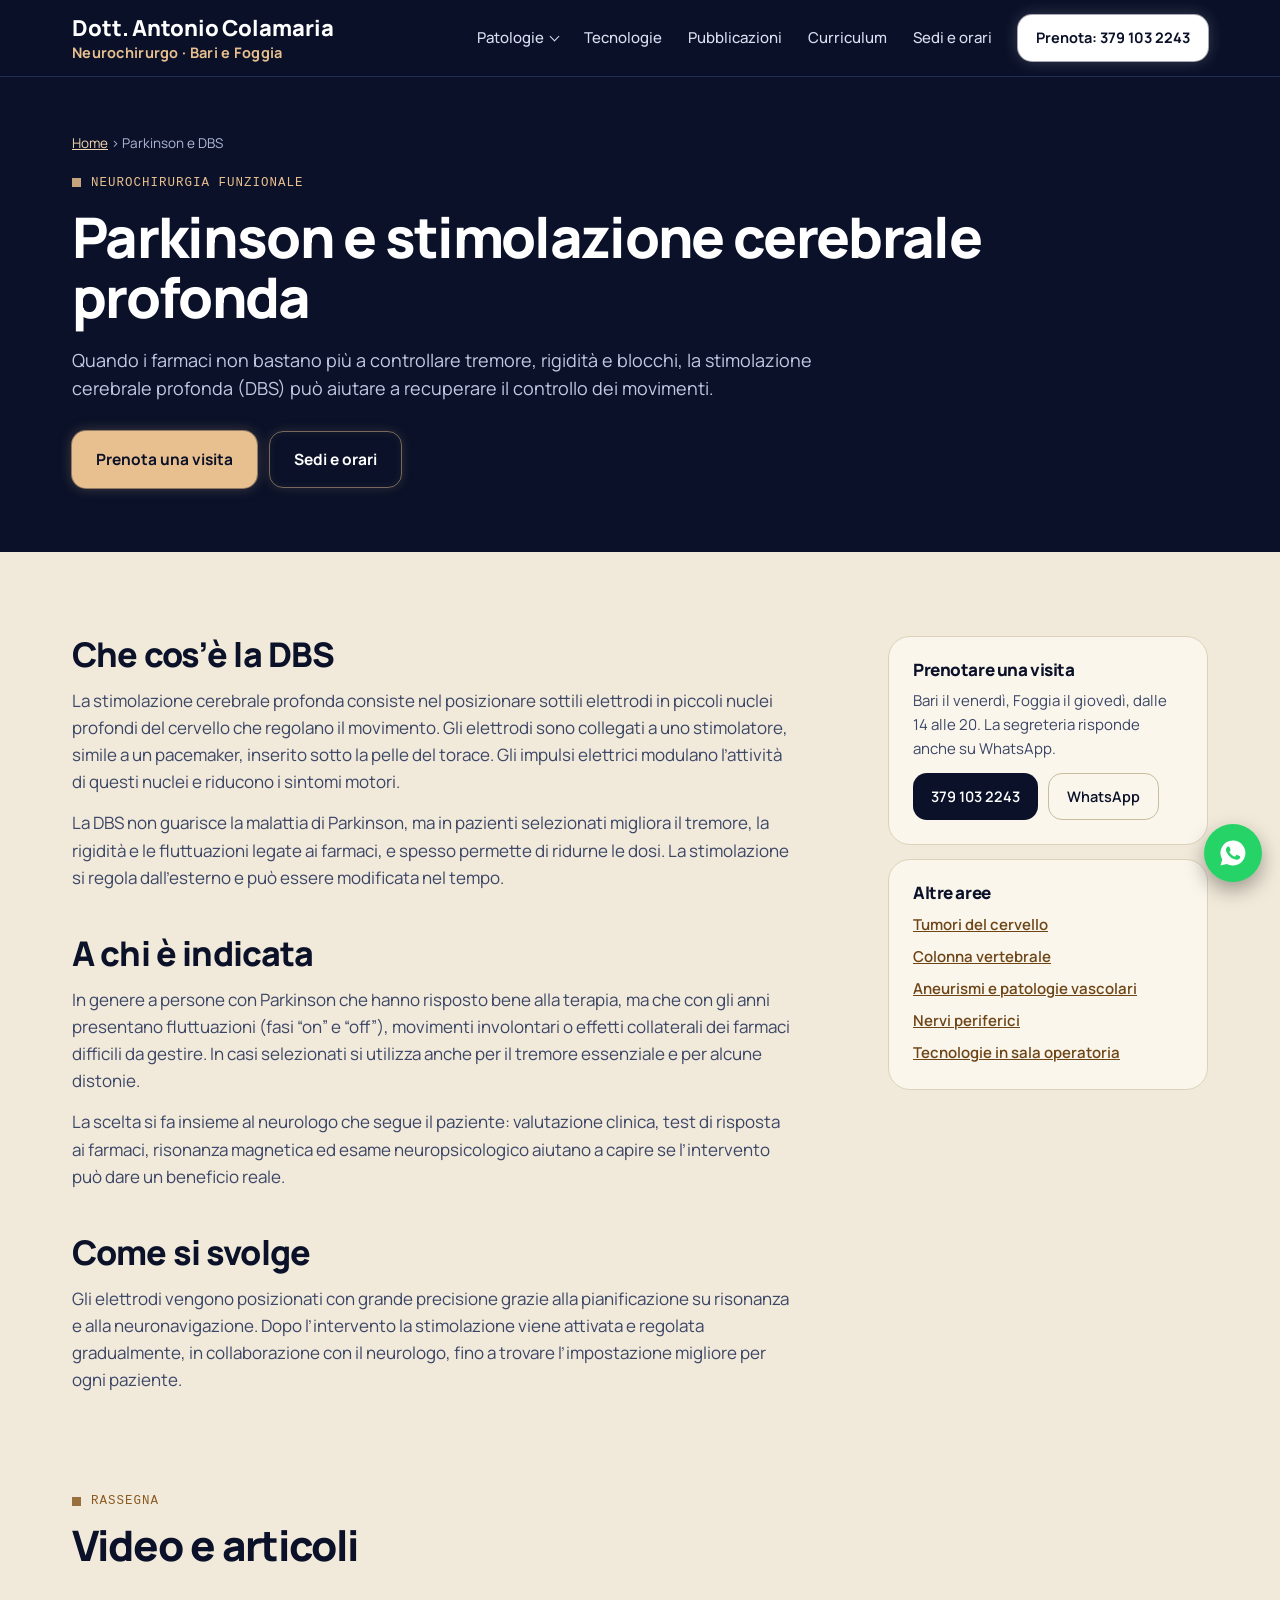
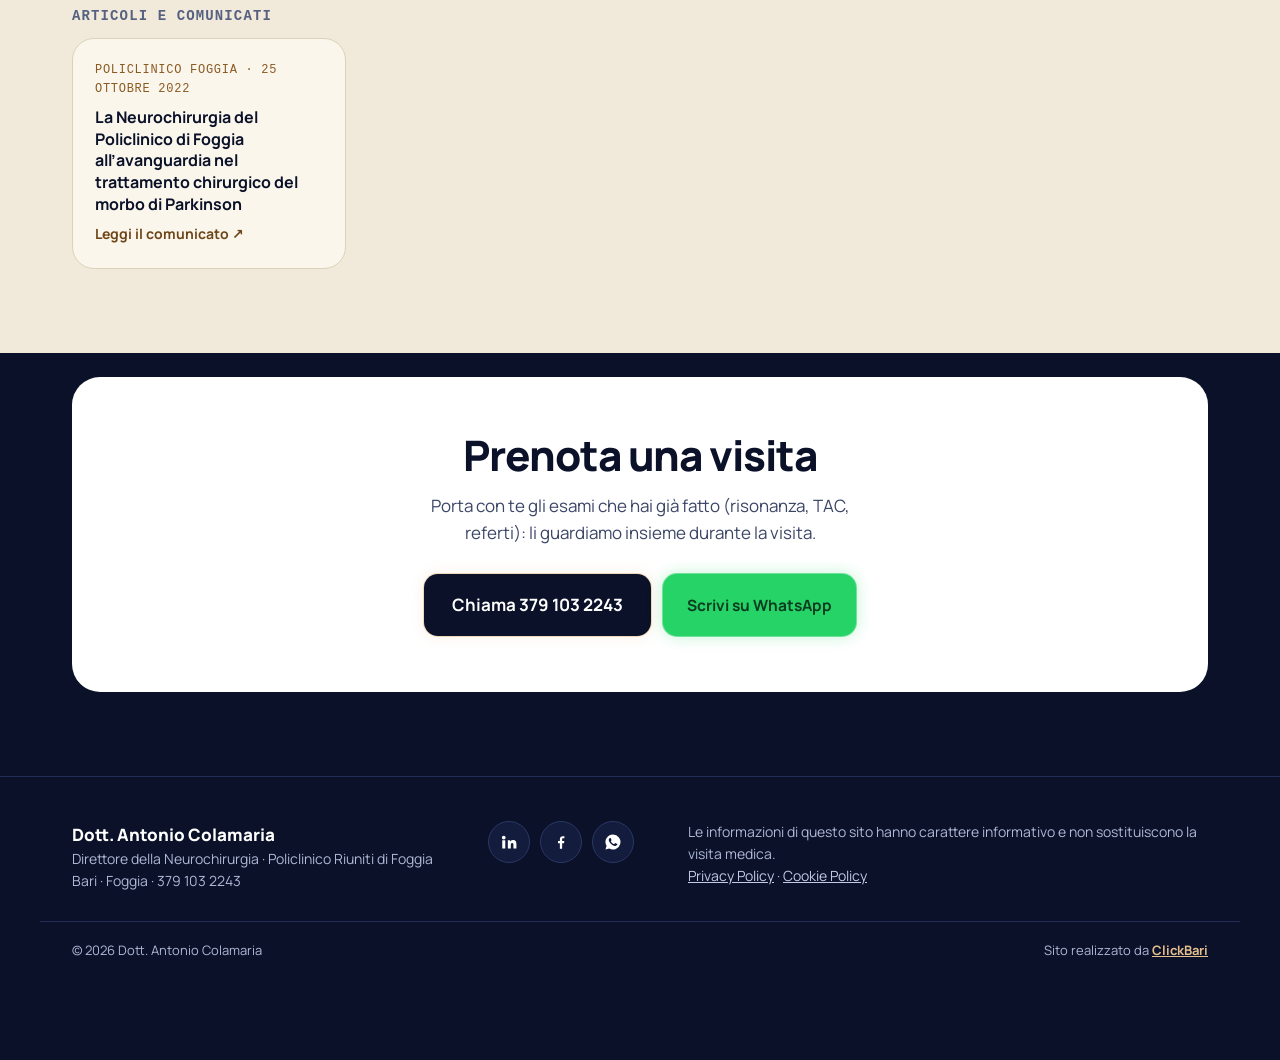
<file: parkinson-dbs.html>
<!DOCTYPE html>
<html lang="it">
<head>
<meta charset="UTF-8">
<meta name="viewport" content="width=device-width, initial-scale=1">
<title>Parkinson e stimolazione cerebrale profonda (DBS) · Dott. Antonio Colamaria, neurochirurgo</title>
<meta name="description" content="Stimolazione cerebrale profonda (DBS) per la malattia di Parkinson e altri disturbi del movimento: come funziona, a chi è indicata. Visite a Bari e Foggia.">
<link rel="canonical" href="https://antoniocolamaria.it/parkinson-dbs.html">
<meta name="theme-color" content="#0A1128">
<link rel="icon" type="image/svg+xml" href="img/favicon.svg">
<link rel="icon" type="image/png" href="favicon.png">
<link rel="apple-touch-icon" href="img/apple-touch-icon.png">
<meta property="og:type" content="website">
<meta property="og:locale" content="it_IT">
<meta property="og:site_name" content="Dott. Antonio Colamaria">
<meta property="og:title" content="Parkinson e stimolazione cerebrale profonda (DBS) · Dott. Antonio Colamaria, neurochirurgo">
<meta property="og:description" content="Stimolazione cerebrale profonda (DBS) per la malattia di Parkinson e altri disturbi del movimento: come funziona, a chi è indicata. Visite a Bari e Foggia.">
<meta property="og:url" content="https://antoniocolamaria.it/parkinson-dbs.html">
<meta property="og:image" content="https://antoniocolamaria.it/img/og.jpg">
<meta name="twitter:card" content="summary_large_image">
<link rel="preload" href="fonts/manrope-latin-800-normal.woff2" as="font" type="font/woff2" crossorigin>
<link rel="preload" href="fonts/manrope-latin-400-normal.woff2" as="font" type="font/woff2" crossorigin>
<link rel="stylesheet" href="assets/style.css">
<script type="application/ld+json">
[
 {
  "@context": "https://schema.org",
  "@type": "BreadcrumbList",
  "itemListElement": [
   {
    "@type": "ListItem",
    "position": 1,
    "name": "Home",
    "item": "https://antoniocolamaria.it/"
   },
   {
    "@type": "ListItem",
    "position": 2,
    "name": "Parkinson e DBS",
    "item": "https://antoniocolamaria.it/parkinson-dbs.html"
   }
  ]
 },
 {
  "@context": "https://schema.org",
  "@type": "MedicalWebPage",
  "name": "Parkinson e stimolazione cerebrale profonda (DBS)",
  "url": "https://antoniocolamaria.it/parkinson-dbs.html",
  "inLanguage": "it",
  "about": "Malattia di Parkinson",
  "author": {
   "@type": "Physician",
   "name": "Dott. Antonio Colamaria",
   "url": "https://antoniocolamaria.it/"
  }
 }
]
</script>
</head>
<body>

<header>
  <div class="wrap">
    <a href="/" class="brand"><strong>Dott. Antonio Colamaria</strong><span>Neurochirurgo · Bari e Foggia</span></a>
    <button class="menu-btn" type="button" aria-expanded="false" aria-controls="menu" aria-label="Apri il menu"><svg class="bars" viewBox="0 0 24 24" fill="none" stroke="currentColor" stroke-width="2" stroke-linecap="round" aria-hidden="true"><path d="M4 7h16M4 12h16M4 17h16"/></svg><svg class="x" viewBox="0 0 24 24" fill="none" stroke="currentColor" stroke-width="2" stroke-linecap="round" aria-hidden="true"><path d="M6 6l12 12M18 6L6 18"/></svg></button>
    <nav id="menu" aria-label="Menu principale">
      <div class="dd">
        <a href="/#patologie" class="dd-top">Patologie</a>
        <div class="sub">
          <a href="neuro-oncologia.html">Tumori del cervello</a>
          <a href="colonna-vertebrale.html">Colonna vertebrale</a>
          <a href="ernia-del-disco.html">Ernia del disco</a>
          <a href="stenosi-del-canale.html">Stenosi del canale</a>
          <a href="chirurgia-endoscopica-colonna.html">Chirurgia endoscopica</a>
          <a href="patologie-vascolari.html">Aneurismi e patologie vascolari</a>
          <a href="nervi-periferici.html">Nervi periferici</a>
          <a href="parkinson-dbs.html">Parkinson e DBS</a>
        </div>
      </div>
      <a href="tecnologie.html">Tecnologie</a>
      <a href="pubblicazioni.html">Pubblicazioni</a>
      <a href="curriculum.html">Curriculum</a>
      <a href="/#sedi">Sedi e orari</a>
      <a href="tel:+393791032243" class="btn btn-primary btn-sm">Prenota: 379 103 2243</a>
    </nav>
  </div>
</header>

<main>
<section class="p-hero">
  <div class="wrap">
    <div>
      <div class="crumbs"><a href="/">Home</a> › Parkinson e DBS</div>
      <div class="label">Neurochirurgia funzionale</div>
      <h1>Parkinson e stimolazione cerebrale profonda</h1>
      <p class="lede">Quando i farmaci non bastano più a controllare tremore, rigidità e blocchi, la stimolazione cerebrale profonda (DBS) può aiutare a recuperare il controllo dei movimenti.</p>
      <div class="actions">
        <a href="tel:+393791032243" class="btn btn-primary">Prenota una visita</a>
        <a href="/#sedi" class="btn btn-ghost">Sedi e orari</a>
      </div>
    </div>
  </div>
</section>

<section class="light">
  <div class="wrap layout">
    <article class="prose">
      <h2 style="margin-top:0">Che cos’è la DBS</h2>
      <p>La stimolazione cerebrale profonda consiste nel posizionare sottili elettrodi in piccoli nuclei profondi del cervello che regolano il movimento. Gli elettrodi sono collegati a uno stimolatore, simile a un pacemaker, inserito sotto la pelle del torace. Gli impulsi elettrici modulano l’attività di questi nuclei e riducono i sintomi motori.</p>
      <p>La DBS non guarisce la malattia di Parkinson, ma in pazienti selezionati migliora il tremore, la rigidità e le fluttuazioni legate ai farmaci, e spesso permette di ridurne le dosi. La stimolazione si regola dall’esterno e può essere modificata nel tempo.</p>
      <h2>A chi è indicata</h2>
      <p>In genere a persone con Parkinson che hanno risposto bene alla terapia, ma che con gli anni presentano fluttuazioni (fasi “on” e “off”), movimenti involontari o effetti collaterali dei farmaci difficili da gestire. In casi selezionati si utilizza anche per il tremore essenziale e per alcune distonie.</p>
      <p>La scelta si fa insieme al neurologo che segue il paziente: valutazione clinica, test di risposta ai farmaci, risonanza magnetica ed esame neuropsicologico aiutano a capire se l’intervento può dare un beneficio reale.</p>
      <h2>Come si svolge</h2>
      <p>Gli elettrodi vengono posizionati con grande precisione grazie alla pianificazione su risonanza e alla neuronavigazione. Dopo l’intervento la stimolazione viene attivata e regolata gradualmente, in collaborazione con il neurologo, fino a trovare l’impostazione migliore per ogni paziente.</p>
    </article>
    <aside class="aside">
      <div class="box">
        <h3>Prenotare una visita</h3>
        <p>Bari il venerdì, Foggia il giovedì, dalle 14 alle 20. La segreteria risponde anche su WhatsApp.</p>
        <p style="margin-top:12px;display:flex;flex-wrap:wrap;gap:10px"><a href="tel:+393791032243" class="btn btn-primary btn-sm">379 103 2243</a><a href="https://wa.me/393791032243?text=Buongiorno%2C%20vorrei%20prenotare%20una%20visita%20con%20il%20Dott.%20Colamaria." class="btn btn-ghost btn-sm" target="_blank" rel="noopener">WhatsApp</a></p>
      </div>
      <div class="box">
        <h3>Altre aree</h3>
        <ul>
          <li><a href="neuro-oncologia.html">Tumori del cervello</a></li>
          <li><a href="colonna-vertebrale.html">Colonna vertebrale</a></li>
          <li><a href="patologie-vascolari.html">Aneurismi e patologie vascolari</a></li>
          <li><a href="nervi-periferici.html">Nervi periferici</a></li>
          <li><a href="tecnologie.html">Tecnologie in sala operatoria</a></li>
        </ul>
      </div>
    </aside>
  </div>
</section>

<section class="light" style="padding-top:0">
  <div class="wrap">
    <div class="head">
      <div class="kicker">Rassegna</div>
      <h2>Video e articoli</h2>
    </div>
    <h3 class="sub-h">Articoli e comunicati</h3>
    <div class="media-grid">
      <a class="media" href="https://m.facebook.com/story.php?story_fbid=pfbid0biDZ2dSycbrsN1qtnwvQ13q5jfTUnYx4AHA68aR9RhHzQUDR3byFw26QLHyFhQPMl&amp;id=100071140897463" target="_blank" rel="noopener">
        <span class="src">Policlinico Foggia · 25 ottobre 2022</span>
        <b>La Neurochirurgia del Policlinico di Foggia all’avanguardia nel trattamento chirurgico del morbo di Parkinson</b>
        <span class="go">Leggi il comunicato ↗</span>
      </a>
    </div>
  </div>
</section>

<section class="cta">
  <div class="wrap"><div class="inner">
    <h2>Prenota una visita</h2>
    <p>Porta con te gli esami che hai già fatto (risonanza, TAC, referti): li guardiamo insieme durante la visita.</p>
    <div class="cta-actions">
      <a href="tel:+393791032243" class="btn btn-primary">Chiama 379 103 2243</a>
      <a href="https://wa.me/393791032243?text=Buongiorno%2C%20vorrei%20prenotare%20una%20visita%20con%20il%20Dott.%20Colamaria." class="btn btn-wa social" target="_blank" rel="noopener">Scrivi su WhatsApp</a>
    </div>
  </div></div>
</section>
</main>

<footer>
  <div class="wrap">
    <div>
      <strong>Dott. Antonio Colamaria</strong><br>
      Direttore della Neurochirurgia · Policlinico Riuniti di Foggia<br>
      Bari · Foggia · 379 103 2243
    </div>
    <div class="foot-social">
      <a href="https://www.linkedin.com/in/antonio-colamaria-a13306196/" target="_blank" rel="noopener me" aria-label="LinkedIn del Dott. Colamaria"><svg viewBox="0 0 24 24" aria-hidden="true"><path d="M4.98 3.5a2.5 2.5 0 1 1 0 5 2.5 2.5 0 0 1 0-5ZM3 9.75h4v11H3v-11Zm6.5 0h3.8v1.5h.06c.53-1 1.83-2.05 3.77-2.05 4.03 0 4.77 2.65 4.77 6.1v5.45h-4v-4.83c0-1.15-.02-2.63-1.6-2.63-1.6 0-1.85 1.25-1.85 2.55v4.91h-4v-11Z"/></svg></a>
      <a href="https://www.facebook.com/AntonioColamariaNeurochirurgo" target="_blank" rel="noopener me" aria-label="Facebook del Dott. Colamaria"><svg viewBox="0 0 24 24" aria-hidden="true"><path d="M13.5 21v-7.5h2.5l.4-3h-2.9V8.6c0-.87.25-1.46 1.5-1.46h1.55V4.45A20 20 0 0 0 14.3 4.3c-2.25 0-3.8 1.37-3.8 3.9v2.3H8v3h2.5V21h3Z"/></svg></a>
      <a href="https://wa.me/393791032243?text=Buongiorno%2C%20vorrei%20prenotare%20una%20visita%20con%20il%20Dott.%20Colamaria." target="_blank" rel="noopener" aria-label="WhatsApp della segreteria per prenotare"><svg viewBox="0 0 24 24" aria-hidden="true"><path d="M12 2a10 10 0 0 0-8.6 15.1L2 22l5-1.3A10 10 0 1 0 12 2Zm5.3 14.1c-.2.6-1.3 1.2-1.8 1.2-.5.1-1 .1-3.3-.8-2.8-1.1-4.5-4-4.7-4.2-.1-.2-1.1-1.5-1.1-2.9s.7-2 1-2.3c.2-.3.5-.3.7-.3h.5c.2 0 .4 0 .6.5l.8 2c.1.2.1.4 0 .5l-.3.5-.4.4c-.1.1-.3.3-.1.6.2.3.8 1.3 1.6 2.1 1.1 1 2 1.3 2.3 1.4.3.1.5.1.6-.1l.9-1.1c.2-.3.4-.2.7-.1l1.9.9c.3.1.5.2.5.3.1.2.1.8-.1 1.4Z"/></svg></a>
    </div>
    <div class="disclaimer">Le informazioni di questo sito hanno carattere informativo e non sostituiscono la visita medica.<br><a href="privacy.html">Privacy Policy</a> · <a href="cookie.html">Cookie Policy</a> · <button type="button" class="cc-open">Preferenze cookie</button></div>
  </div>
  <div class="wrap credit">
    <span>© <span id="y">2026</span> Dott. Antonio Colamaria</span>
    <span>Sito realizzato da <a href="https://clickbari.it" target="_blank" rel="noopener">ClickBari</a></span>
  </div>
</footer>

<div class="callbar"><a href="tel:+393791032243" class="btn btn-primary">Chiama per prenotare</a></div>
<a class="wa-float" href="https://wa.me/393791032243?text=Buongiorno%2C%20vorrei%20prenotare%20una%20visita%20con%20il%20Dott.%20Colamaria." target="_blank" rel="noopener" aria-label="Scrivi alla segreteria su WhatsApp per prenotare"><svg viewBox="0 0 24 24" aria-hidden="true"><path d="M12 2a10 10 0 0 0-8.6 15.1L2 22l5-1.3A10 10 0 1 0 12 2Zm5.3 14.1c-.2.6-1.3 1.2-1.8 1.2-.5.1-1 .1-3.3-.8-2.8-1.1-4.5-4-4.7-4.2-.1-.2-1.1-1.5-1.1-2.9s.7-2 1-2.3c.2-.3.5-.3.7-.3h.5c.2 0 .4 0 .6.5l.8 2c.1.2.1.4 0 .5l-.3.5-.4.4c-.1.1-.3.3-.1.6.2.3.8 1.3 1.6 2.1 1.1 1 2 1.3 2.3 1.4.3.1.5.1.6-.1l.9-1.1c.2-.3.4-.2.7-.1l1.9.9c.3.1.5.2.5.3.1.2.1.8-.1 1.4Z"/></svg></a>
<script src="assets/site.js"></script>
<script src="assets/consent.js" defer></script>
</body>
</html>
</file>
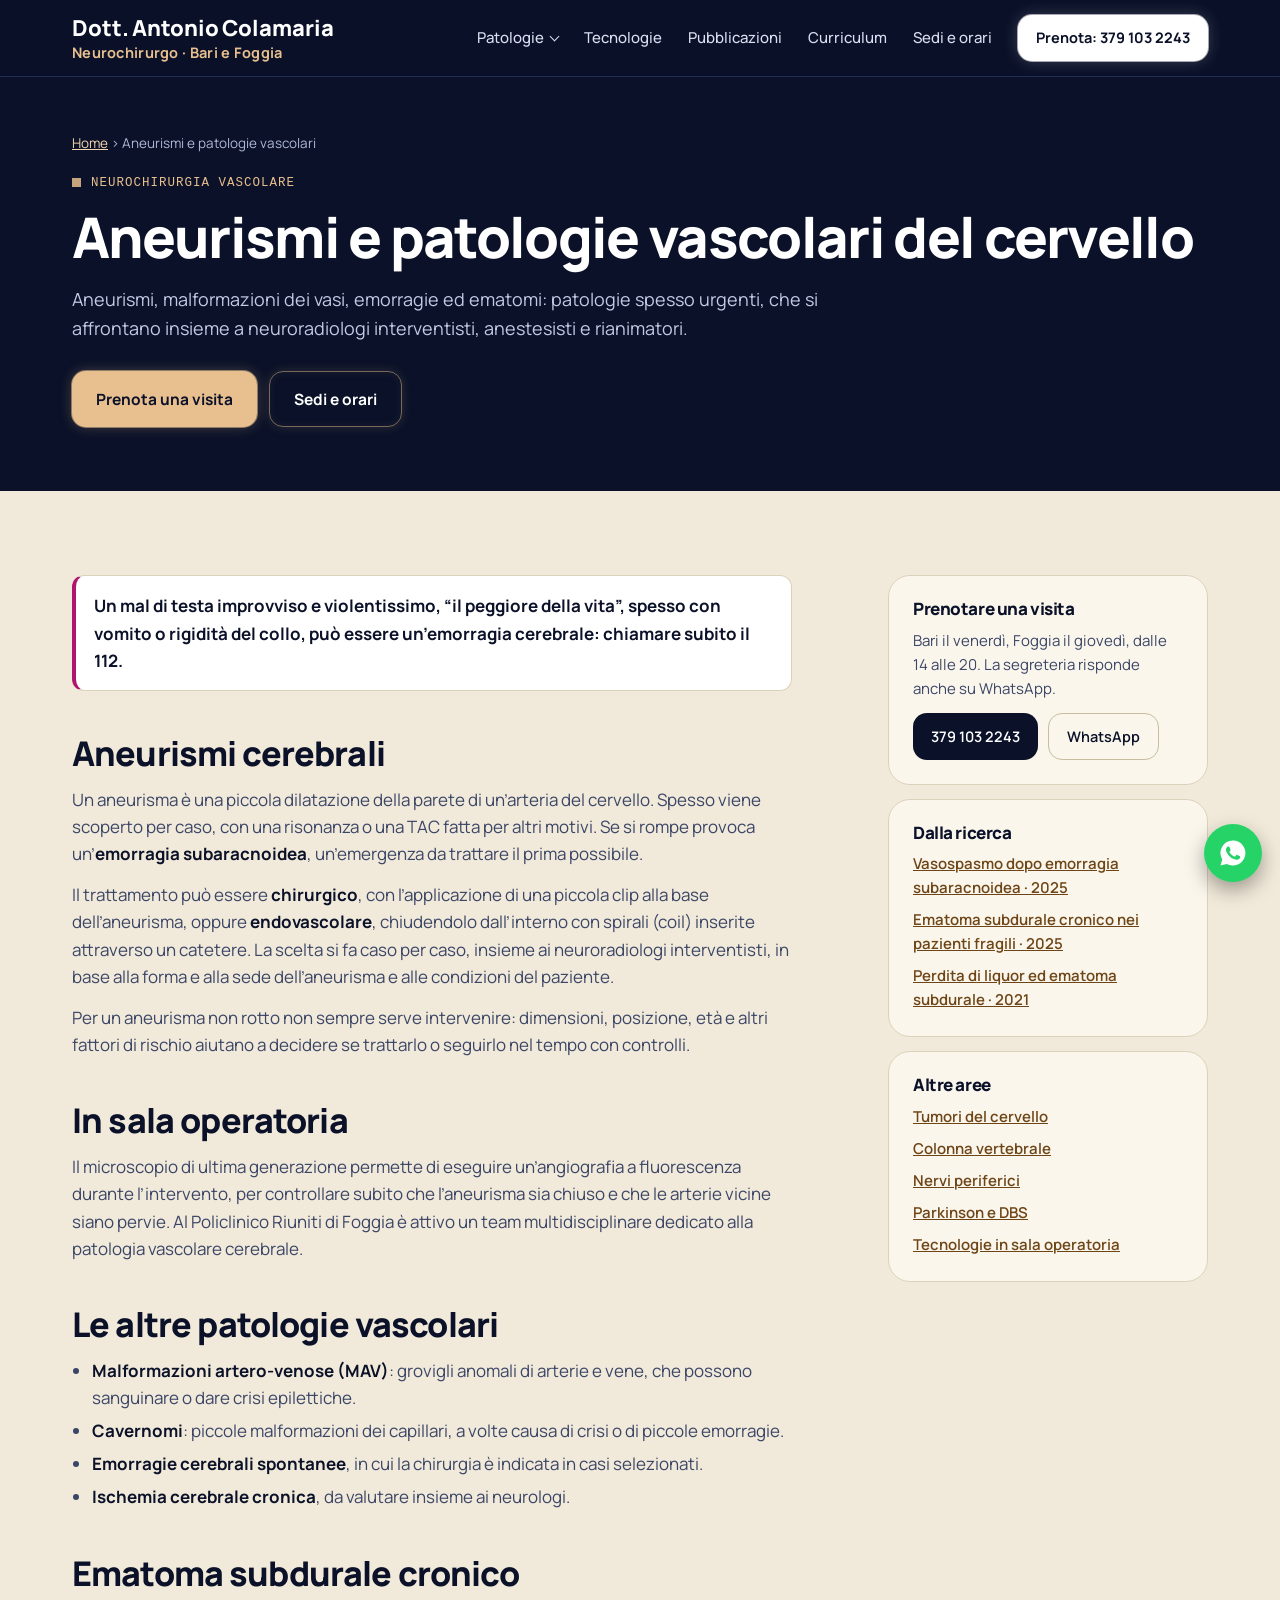
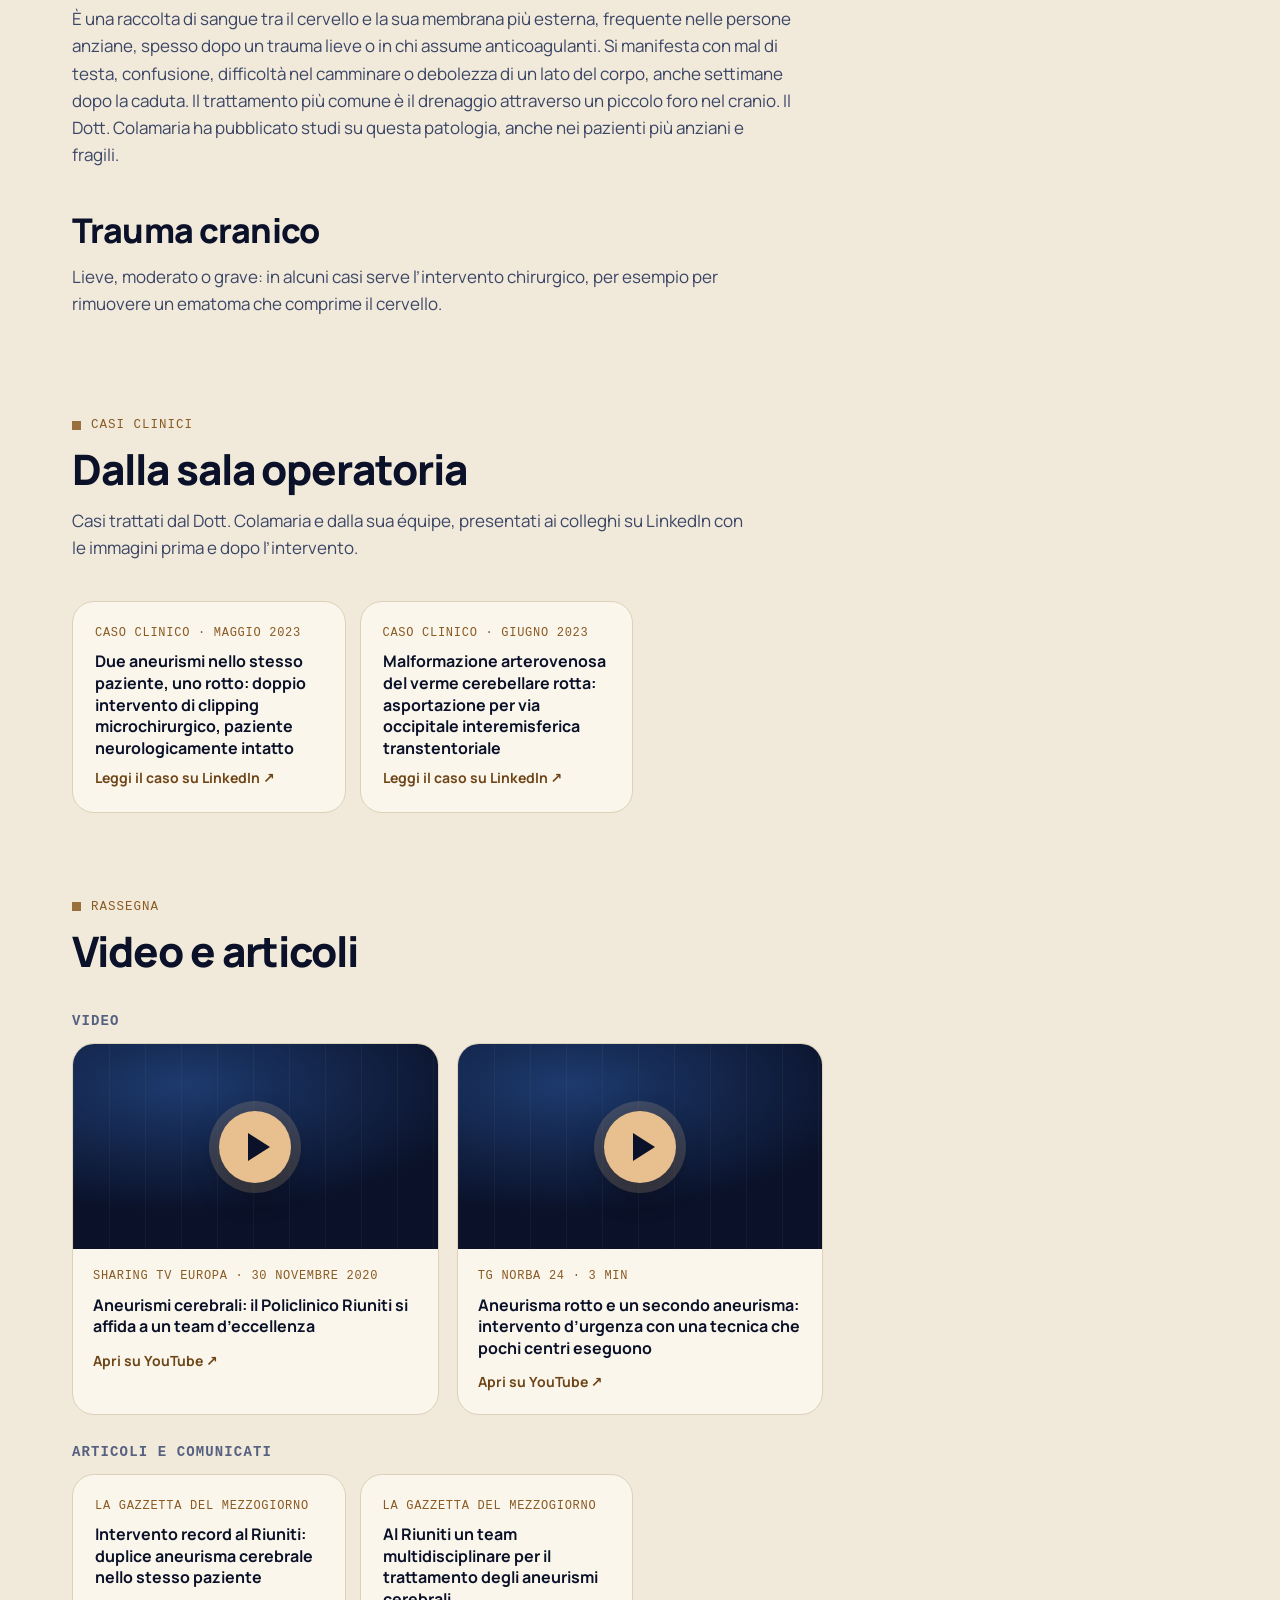
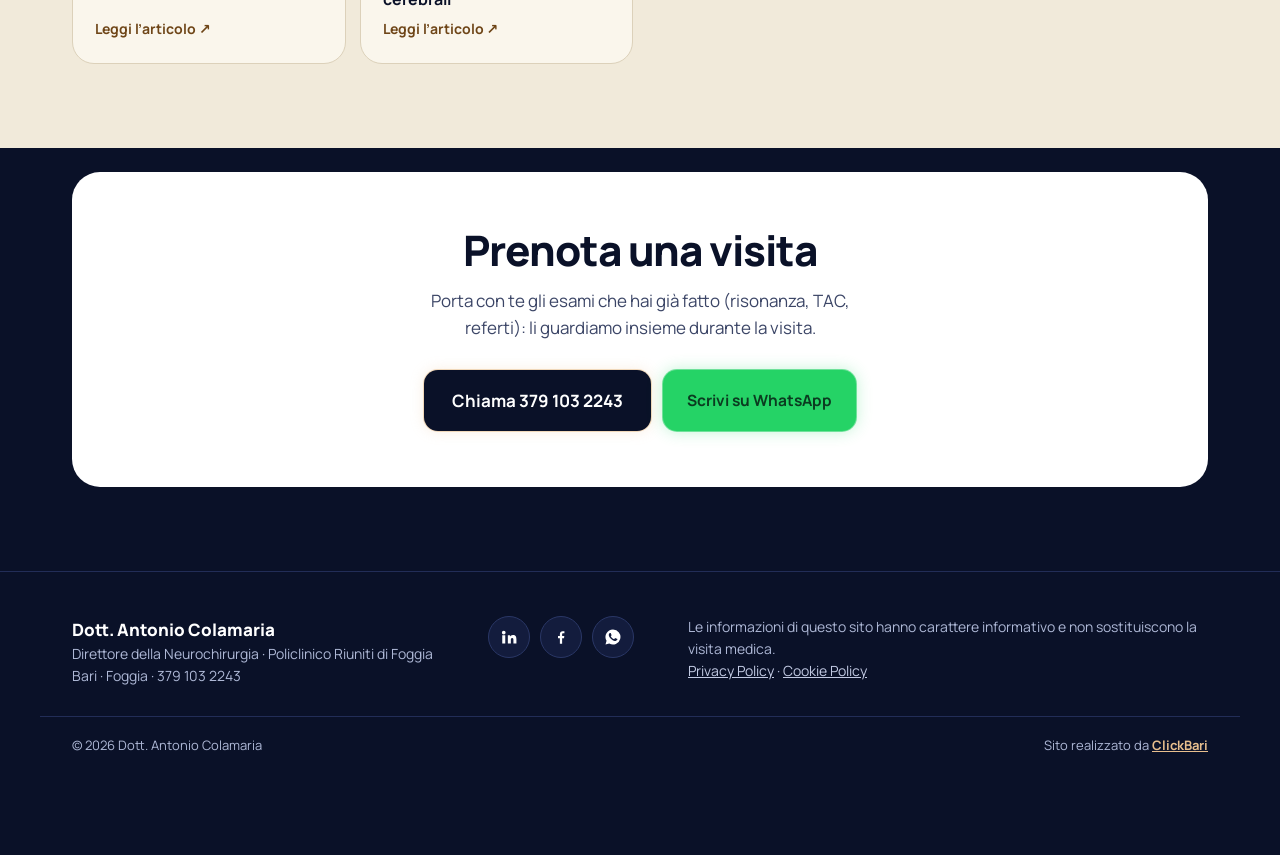
<file: patologie-vascolari.html>
<!DOCTYPE html>
<html lang="it">
<head>
<meta charset="UTF-8">
<meta name="viewport" content="width=device-width, initial-scale=1">
<title>Aneurismi cerebrali e patologie vascolari · Dott. Antonio Colamaria, neurochirurgo</title>
<meta name="description" content="Aneurismi cerebrali, emorragia subaracnoidea, malformazioni artero-venose, cavernomi ed ematoma subdurale cronico: diagnosi e trattamento multidisciplinare. Bari e Foggia.">
<link rel="canonical" href="https://antoniocolamaria.it/patologie-vascolari.html">
<meta name="theme-color" content="#0A1128">
<link rel="icon" type="image/svg+xml" href="img/favicon.svg">
<link rel="icon" type="image/png" href="favicon.png">
<link rel="apple-touch-icon" href="img/apple-touch-icon.png">
<meta property="og:type" content="website">
<meta property="og:locale" content="it_IT">
<meta property="og:site_name" content="Dott. Antonio Colamaria">
<meta property="og:title" content="Aneurismi cerebrali e patologie vascolari · Dott. Antonio Colamaria, neurochirurgo">
<meta property="og:description" content="Aneurismi cerebrali, emorragia subaracnoidea, malformazioni artero-venose, cavernomi ed ematoma subdurale cronico: diagnosi e trattamento multidisciplinare. Bari e Foggia.">
<meta property="og:url" content="https://antoniocolamaria.it/patologie-vascolari.html">
<meta property="og:image" content="https://antoniocolamaria.it/img/og.jpg">
<meta name="twitter:card" content="summary_large_image">
<link rel="preload" href="fonts/manrope-latin-800-normal.woff2" as="font" type="font/woff2" crossorigin>
<link rel="preload" href="fonts/manrope-latin-400-normal.woff2" as="font" type="font/woff2" crossorigin>
<link rel="stylesheet" href="assets/style.css">
<script type="application/ld+json">
[
 {
  "@context": "https://schema.org",
  "@type": "BreadcrumbList",
  "itemListElement": [
   {
    "@type": "ListItem",
    "position": 1,
    "name": "Home",
    "item": "https://antoniocolamaria.it/"
   },
   {
    "@type": "ListItem",
    "position": 2,
    "name": "Aneurismi e patologie vascolari",
    "item": "https://antoniocolamaria.it/patologie-vascolari.html"
   }
  ]
 },
 {
  "@context": "https://schema.org",
  "@type": "MedicalWebPage",
  "name": "Aneurismi e patologie vascolari del cervello",
  "url": "https://antoniocolamaria.it/patologie-vascolari.html",
  "inLanguage": "it",
  "about": "Neurochirurgia vascolare",
  "author": {
   "@type": "Physician",
   "name": "Dott. Antonio Colamaria",
   "url": "https://antoniocolamaria.it/"
  }
 }
]
</script>
</head>
<body>

<header>
  <div class="wrap">
    <a href="/" class="brand"><strong>Dott. Antonio Colamaria</strong><span>Neurochirurgo · Bari e Foggia</span></a>
    <button class="menu-btn" type="button" aria-expanded="false" aria-controls="menu" aria-label="Apri il menu"><svg class="bars" viewBox="0 0 24 24" fill="none" stroke="currentColor" stroke-width="2" stroke-linecap="round" aria-hidden="true"><path d="M4 7h16M4 12h16M4 17h16"/></svg><svg class="x" viewBox="0 0 24 24" fill="none" stroke="currentColor" stroke-width="2" stroke-linecap="round" aria-hidden="true"><path d="M6 6l12 12M18 6L6 18"/></svg></button>
    <nav id="menu" aria-label="Menu principale">
      <div class="dd">
        <a href="/#patologie" class="dd-top">Patologie</a>
        <div class="sub">
          <a href="neuro-oncologia.html">Tumori del cervello</a>
          <a href="colonna-vertebrale.html">Colonna vertebrale</a>
          <a href="ernia-del-disco.html">Ernia del disco</a>
          <a href="stenosi-del-canale.html">Stenosi del canale</a>
          <a href="chirurgia-endoscopica-colonna.html">Chirurgia endoscopica</a>
          <a href="patologie-vascolari.html">Aneurismi e patologie vascolari</a>
          <a href="nervi-periferici.html">Nervi periferici</a>
          <a href="parkinson-dbs.html">Parkinson e DBS</a>
        </div>
      </div>
      <a href="tecnologie.html">Tecnologie</a>
      <a href="pubblicazioni.html">Pubblicazioni</a>
      <a href="curriculum.html">Curriculum</a>
      <a href="/#sedi">Sedi e orari</a>
      <a href="tel:+393791032243" class="btn btn-primary btn-sm">Prenota: 379 103 2243</a>
    </nav>
  </div>
</header>

<main>
<section class="p-hero">
  <div class="wrap">
    <div>
      <div class="crumbs"><a href="/">Home</a> › Aneurismi e patologie vascolari</div>
      <div class="label">Neurochirurgia vascolare</div>
      <h1>Aneurismi e patologie vascolari del cervello</h1>
      <p class="lede">Aneurismi, malformazioni dei vasi, emorragie ed ematomi: patologie spesso urgenti, che si affrontano insieme a neuroradiologi interventisti, anestesisti e rianimatori.</p>
      <div class="actions">
        <a href="tel:+393791032243" class="btn btn-primary">Prenota una visita</a>
        <a href="/#sedi" class="btn btn-ghost">Sedi e orari</a>
      </div>
    </div>
  </div>
</section>

<section class="light">
  <div class="wrap layout">
    <article class="prose">
      <p style="background:#fff;border:1px solid var(--line);border-left:4px solid var(--amber);border-radius:12px;padding:16px 18px"><strong>Un mal di testa improvviso e violentissimo, “il peggiore della vita”, spesso con vomito o rigidità del collo, può essere un’emorragia cerebrale: chiamare subito il 112.</strong></p>

      <h2>Aneurismi cerebrali</h2>
      <p>Un aneurisma è una piccola dilatazione della parete di un’arteria del cervello. Spesso viene scoperto per caso, con una risonanza o una TAC fatta per altri motivi. Se si rompe provoca un’<strong>emorragia subaracnoidea</strong>, un’emergenza da trattare il prima possibile.</p>
      <p>Il trattamento può essere <strong>chirurgico</strong>, con l’applicazione di una piccola clip alla base dell’aneurisma, oppure <strong>endovascolare</strong>, chiudendolo dall’interno con spirali (coil) inserite attraverso un catetere. La scelta si fa caso per caso, insieme ai neuroradiologi interventisti, in base alla forma e alla sede dell’aneurisma e alle condizioni del paziente.</p>
      <p>Per un aneurisma non rotto non sempre serve intervenire: dimensioni, posizione, età e altri fattori di rischio aiutano a decidere se trattarlo o seguirlo nel tempo con controlli.</p>

      <h2>In sala operatoria</h2>
      <p>Il microscopio di ultima generazione permette di eseguire un’angiografia a fluorescenza durante l’intervento, per controllare subito che l’aneurisma sia chiuso e che le arterie vicine siano pervie. Al Policlinico Riuniti di Foggia è attivo un team multidisciplinare dedicato alla patologia vascolare cerebrale.</p>

      <h2>Le altre patologie vascolari</h2>
      <ul>
        <li><strong>Malformazioni artero-venose (MAV)</strong>: grovigli anomali di arterie e vene, che possono sanguinare o dare crisi epilettiche.</li>
        <li><strong>Cavernomi</strong>: piccole malformazioni dei capillari, a volte causa di crisi o di piccole emorragie.</li>
        <li><strong>Emorragie cerebrali spontanee</strong>, in cui la chirurgia è indicata in casi selezionati.</li>
        <li><strong>Ischemia cerebrale cronica</strong>, da valutare insieme ai neurologi.</li>
      </ul>

      <h2>Ematoma subdurale cronico</h2>
      <p>È una raccolta di sangue tra il cervello e la sua membrana più esterna, frequente nelle persone anziane, spesso dopo un trauma lieve o in chi assume anticoagulanti. Si manifesta con mal di testa, confusione, difficoltà nel camminare o debolezza di un lato del corpo, anche settimane dopo la caduta. Il trattamento più comune è il drenaggio attraverso un piccolo foro nel cranio. Il Dott. Colamaria ha pubblicato studi su questa patologia, anche nei pazienti più anziani e fragili.</p>

      <h2>Trauma cranico</h2>
      <p>Lieve, moderato o grave: in alcuni casi serve l’intervento chirurgico, per esempio per rimuovere un ematoma che comprime il cervello.</p>
    </article>
    <aside class="aside">
      <div class="box">
        <h3>Prenotare una visita</h3>
        <p>Bari il venerdì, Foggia il giovedì, dalle 14 alle 20. La segreteria risponde anche su WhatsApp.</p>
        <p style="margin-top:12px;display:flex;flex-wrap:wrap;gap:10px"><a href="tel:+393791032243" class="btn btn-primary btn-sm">379 103 2243</a><a href="https://wa.me/393791032243?text=Buongiorno%2C%20vorrei%20prenotare%20una%20visita%20con%20il%20Dott.%20Colamaria." class="btn btn-ghost btn-sm" target="_blank" rel="noopener">WhatsApp</a></p>
      </div>
      <div class="box">
        <h3>Dalla ricerca</h3>
        <ul>
          <li><a href="pubblicazioni.html">Vasospasmo dopo emorragia subaracnoidea · 2025</a></li>
          <li><a href="pubblicazioni.html">Ematoma subdurale cronico nei pazienti fragili · 2025</a></li>
          <li><a href="pubblicazioni.html">Perdita di liquor ed ematoma subdurale · 2021</a></li>
        </ul>
      </div>
      <div class="box">
        <h3>Altre aree</h3>
        <ul>
          <li><a href="neuro-oncologia.html">Tumori del cervello</a></li>
          <li><a href="colonna-vertebrale.html">Colonna vertebrale</a></li>
          <li><a href="nervi-periferici.html">Nervi periferici</a></li>
          <li><a href="parkinson-dbs.html">Parkinson e DBS</a></li>
          <li><a href="tecnologie.html">Tecnologie in sala operatoria</a></li>
        </ul>
      </div>
    </aside>
  </div>
</section>

<section class="light" id="casi" style="padding-top:0">
  <div class="wrap">
    <div class="head">
      <div class="kicker">Casi clinici</div>
      <h2>Dalla sala operatoria</h2>
      <p style="color:var(--ink-soft);max-width:40em">Casi trattati dal Dott. Colamaria e dalla sua équipe, presentati ai colleghi su LinkedIn con le immagini prima e dopo l’intervento.</p>
    </div>
    <div class="media-grid">
      <a class="media" href="https://www.linkedin.com/posts/antonio-colamaria-a13306196_paziente-maschio-di-57-anni-arrivato-activity-7068881325281132544-Lij0/" target="_blank" rel="noopener">
        <span class="src">Caso clinico · maggio 2023</span>
        <b>Due aneurismi nello stesso paziente, uno rotto: doppio intervento di clipping microchirurgico, paziente neurologicamente intatto</b>
        <span class="go">Leggi il caso su LinkedIn ↗</span>
      </a>
      <a class="media" href="https://www.linkedin.com/posts/antonio-colamaria-a13306196_ita-paziente-maschio-di-47-anni-arrivato-ugcPost-7075871247867289601-tleM/" target="_blank" rel="noopener">
        <span class="src">Caso clinico · giugno 2023</span>
        <b>Malformazione arterovenosa del verme cerebellare rotta: asportazione per via occipitale interemisferica transtentoriale</b>
        <span class="go">Leggi il caso su LinkedIn ↗</span>
      </a>
    </div>
  </div>
</section>

<section class="light" style="padding-top:0">
  <div class="wrap">
    <div class="head">
      <div class="kicker">Rassegna</div>
      <h2>Video e articoli</h2>
    </div>
    <h3 class="sub-h">Video</h3>
    <div class="vid-grid">
      <div class="vid" data-yt="11184225719">
        <button type="button" class="vid-poster" aria-label="Guarda il video: Aneurismi cerebrali: il Policlinico Riuniti si affida a un team d’eccellenza"><span class="vid-play" aria-hidden="true"></span></button>
        <div class="vid-meta"><span class="src">Sharing TV Europa · 30 novembre 2020</span><b>Aneurismi cerebrali: il Policlinico Riuniti si affida a un team d’eccellenza</b><a class="vid-out" href="https://www.youtube.com/watch?v=11184225719" target="_blank" rel="noopener">Apri su YouTube ↗</a></div>
      </div>
      <div class="vid" data-yt="OIld8yegm54">
        <button type="button" class="vid-poster" aria-label="Guarda il video: Aneurisma rotto e un secondo aneurisma: intervento d’urgenza con una tecnica che pochi centri eseguono"><span class="vid-play" aria-hidden="true"></span></button>
        <div class="vid-meta"><span class="src">TG Norba 24 · 3 min</span><b>Aneurisma rotto e un secondo aneurisma: intervento d’urgenza con una tecnica che pochi centri eseguono</b><a class="vid-out" href="https://www.youtube.com/watch?v=OIld8yegm54" target="_blank" rel="noopener">Apri su YouTube ↗</a></div>
      </div>
    </div>
    <h3 class="sub-h">Articoli e comunicati</h3>
    <div class="media-grid">
      <a class="media" href="https://www.lagazzettadelmezzogiorno.it/news/foggia/1394182/foggia-al-riuniti-intervento-record-duplice-aneurisma-cerebrale-nello-stesso-paziente.html" target="_blank" rel="noopener">
        <span class="src">La Gazzetta del Mezzogiorno</span>
        <b>Intervento record al Riuniti: duplice aneurisma cerebrale nello stesso paziente</b>
        <span class="go">Leggi l’articolo ↗</span>
      </a>
      <a class="media" href="https://www.lagazzettadelmezzogiorno.it/news/foggia/1264269/foggia-al-riuniti-un-team-multidisciplinare-per-trattamento-degli-aneurismi-cerebrali.html" target="_blank" rel="noopener">
        <span class="src">La Gazzetta del Mezzogiorno</span>
        <b>Al Riuniti un team multidisciplinare per il trattamento degli aneurismi cerebrali</b>
        <span class="go">Leggi l’articolo ↗</span>
      </a>
    </div>
  </div>
</section>

<section class="cta">
  <div class="wrap"><div class="inner">
    <h2>Prenota una visita</h2>
    <p>Porta con te gli esami che hai già fatto (risonanza, TAC, referti): li guardiamo insieme durante la visita.</p>
    <div class="cta-actions">
      <a href="tel:+393791032243" class="btn btn-primary">Chiama 379 103 2243</a>
      <a href="https://wa.me/393791032243?text=Buongiorno%2C%20vorrei%20prenotare%20una%20visita%20con%20il%20Dott.%20Colamaria." class="btn btn-wa social" target="_blank" rel="noopener">Scrivi su WhatsApp</a>
    </div>
  </div></div>
</section>
</main>

<footer>
  <div class="wrap">
    <div>
      <strong>Dott. Antonio Colamaria</strong><br>
      Direttore della Neurochirurgia · Policlinico Riuniti di Foggia<br>
      Bari · Foggia · 379 103 2243
    </div>
    <div class="foot-social">
      <a href="https://www.linkedin.com/in/antonio-colamaria-a13306196/" target="_blank" rel="noopener me" aria-label="LinkedIn del Dott. Colamaria"><svg viewBox="0 0 24 24" aria-hidden="true"><path d="M4.98 3.5a2.5 2.5 0 1 1 0 5 2.5 2.5 0 0 1 0-5ZM3 9.75h4v11H3v-11Zm6.5 0h3.8v1.5h.06c.53-1 1.83-2.05 3.77-2.05 4.03 0 4.77 2.65 4.77 6.1v5.45h-4v-4.83c0-1.15-.02-2.63-1.6-2.63-1.6 0-1.85 1.25-1.85 2.55v4.91h-4v-11Z"/></svg></a>
      <a href="https://www.facebook.com/AntonioColamariaNeurochirurgo" target="_blank" rel="noopener me" aria-label="Facebook del Dott. Colamaria"><svg viewBox="0 0 24 24" aria-hidden="true"><path d="M13.5 21v-7.5h2.5l.4-3h-2.9V8.6c0-.87.25-1.46 1.5-1.46h1.55V4.45A20 20 0 0 0 14.3 4.3c-2.25 0-3.8 1.37-3.8 3.9v2.3H8v3h2.5V21h3Z"/></svg></a>
      <a href="https://wa.me/393791032243?text=Buongiorno%2C%20vorrei%20prenotare%20una%20visita%20con%20il%20Dott.%20Colamaria." target="_blank" rel="noopener" aria-label="WhatsApp della segreteria per prenotare"><svg viewBox="0 0 24 24" aria-hidden="true"><path d="M12 2a10 10 0 0 0-8.6 15.1L2 22l5-1.3A10 10 0 1 0 12 2Zm5.3 14.1c-.2.6-1.3 1.2-1.8 1.2-.5.1-1 .1-3.3-.8-2.8-1.1-4.5-4-4.7-4.2-.1-.2-1.1-1.5-1.1-2.9s.7-2 1-2.3c.2-.3.5-.3.7-.3h.5c.2 0 .4 0 .6.5l.8 2c.1.2.1.4 0 .5l-.3.5-.4.4c-.1.1-.3.3-.1.6.2.3.8 1.3 1.6 2.1 1.1 1 2 1.3 2.3 1.4.3.1.5.1.6-.1l.9-1.1c.2-.3.4-.2.7-.1l1.9.9c.3.1.5.2.5.3.1.2.1.8-.1 1.4Z"/></svg></a>
    </div>
    <div class="disclaimer">Le informazioni di questo sito hanno carattere informativo e non sostituiscono la visita medica.<br><a href="privacy.html">Privacy Policy</a> · <a href="cookie.html">Cookie Policy</a> · <button type="button" class="cc-open">Preferenze cookie</button></div>
  </div>
  <div class="wrap credit">
    <span>© <span id="y">2026</span> Dott. Antonio Colamaria</span>
    <span>Sito realizzato da <a href="https://clickbari.it" target="_blank" rel="noopener">ClickBari</a></span>
  </div>
</footer>

<div class="callbar"><a href="tel:+393791032243" class="btn btn-primary">Chiama per prenotare</a></div>
<a class="wa-float" href="https://wa.me/393791032243?text=Buongiorno%2C%20vorrei%20prenotare%20una%20visita%20con%20il%20Dott.%20Colamaria." target="_blank" rel="noopener" aria-label="Scrivi alla segreteria su WhatsApp per prenotare"><svg viewBox="0 0 24 24" aria-hidden="true"><path d="M12 2a10 10 0 0 0-8.6 15.1L2 22l5-1.3A10 10 0 1 0 12 2Zm5.3 14.1c-.2.6-1.3 1.2-1.8 1.2-.5.1-1 .1-3.3-.8-2.8-1.1-4.5-4-4.7-4.2-.1-.2-1.1-1.5-1.1-2.9s.7-2 1-2.3c.2-.3.5-.3.7-.3h.5c.2 0 .4 0 .6.5l.8 2c.1.2.1.4 0 .5l-.3.5-.4.4c-.1.1-.3.3-.1.6.2.3.8 1.3 1.6 2.1 1.1 1 2 1.3 2.3 1.4.3.1.5.1.6-.1l.9-1.1c.2-.3.4-.2.7-.1l1.9.9c.3.1.5.2.5.3.1.2.1.8-.1 1.4Z"/></svg></a>
<script src="assets/site.js"></script>
<script src="assets/consent.js" defer></script>
</body>
</html>
</file>
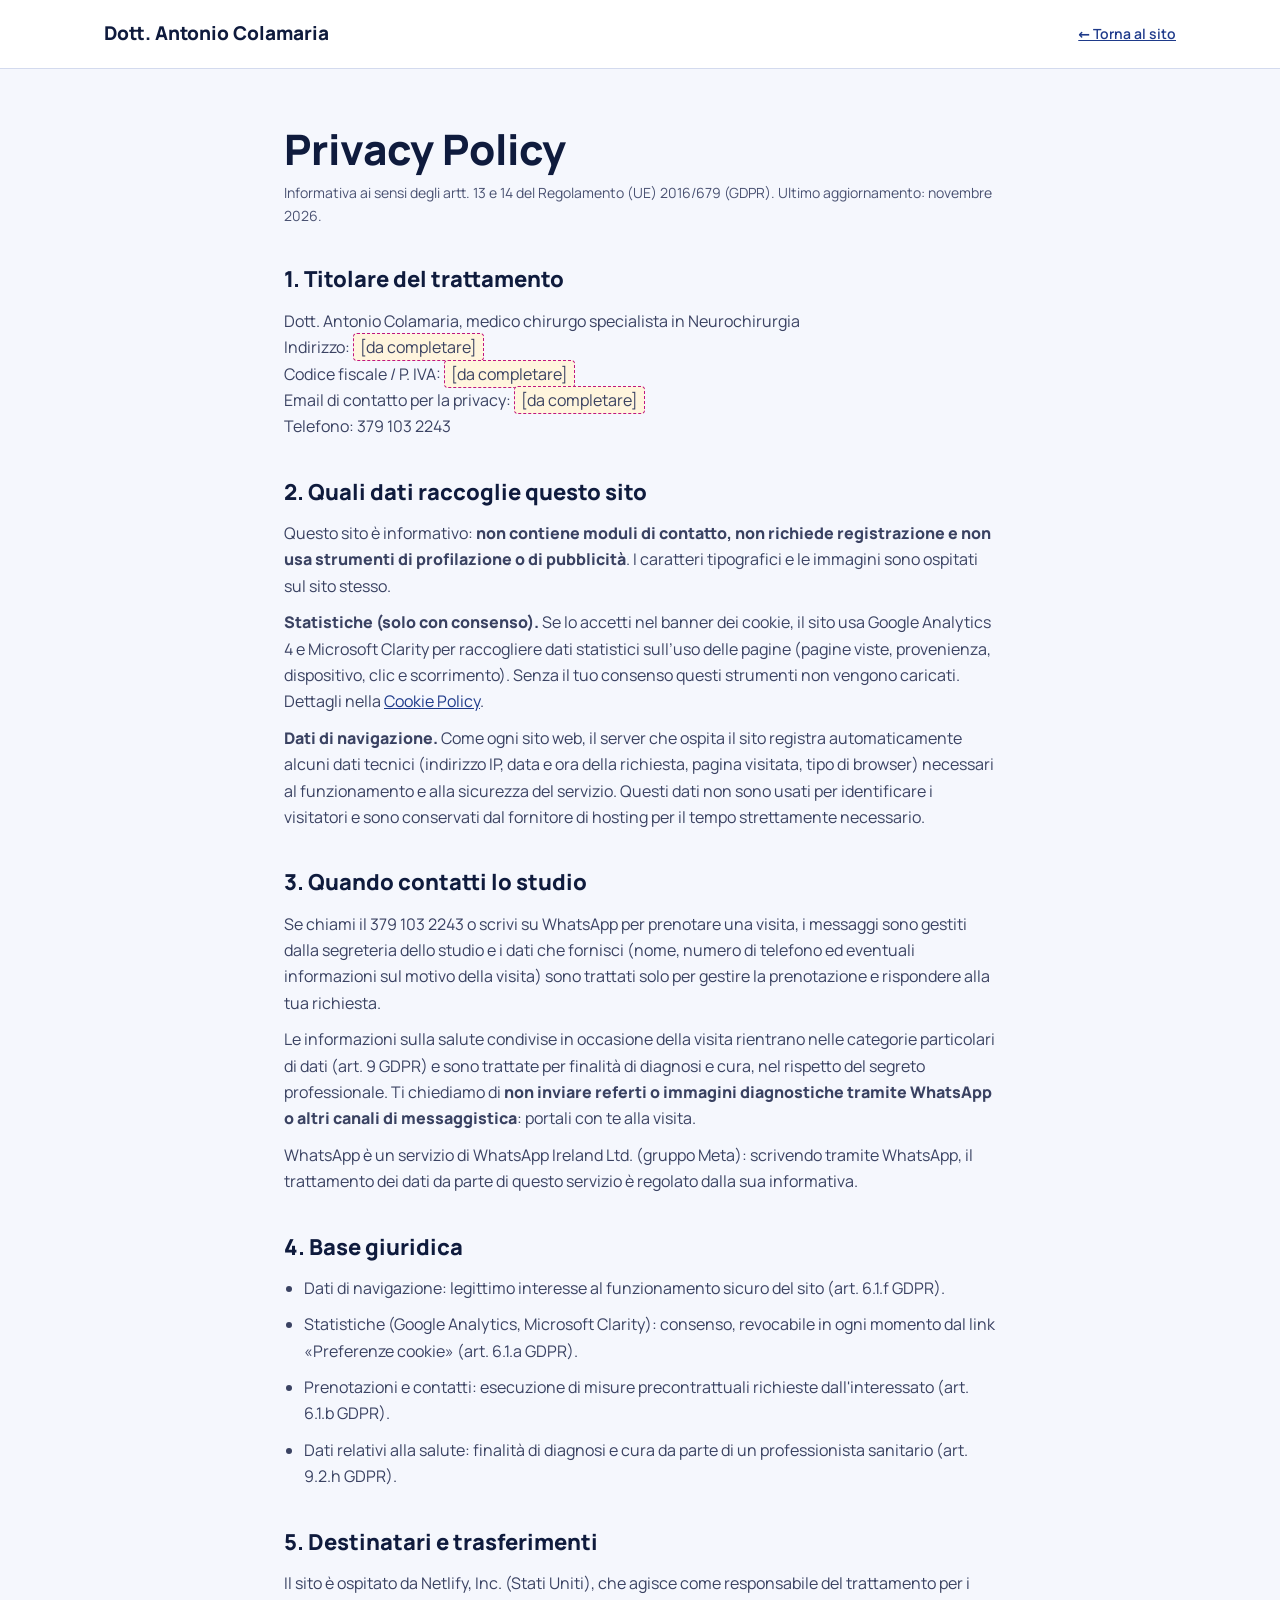
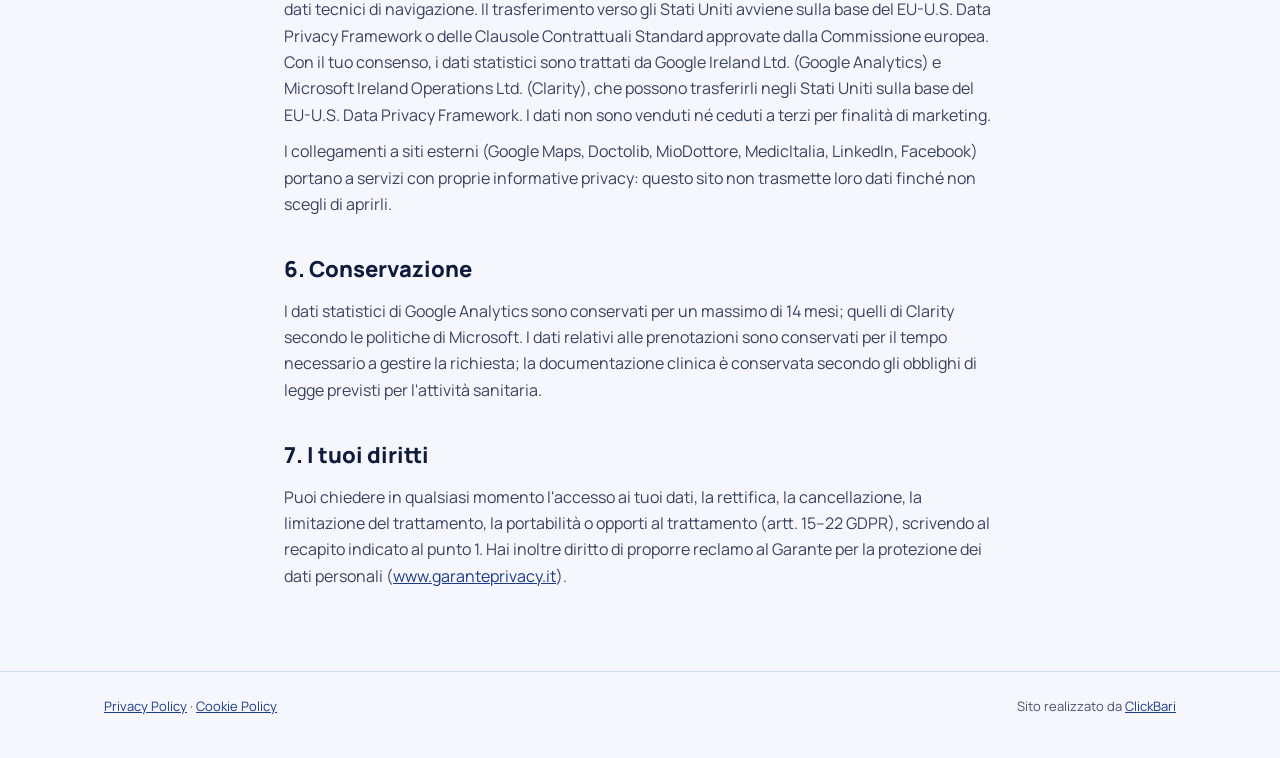
<file: privacy.html>
<!DOCTYPE html>
<html lang="it">
<head>
<meta charset="UTF-8">
<meta name="viewport" content="width=device-width, initial-scale=1">
<title>Privacy Policy · Dott. Antonio Colamaria</title>
<meta name="description" content="Informativa sul trattamento dei dati personali del sito del Dott. Antonio Colamaria, neurochirurgo a Bari e Foggia.">
<meta name="robots" content="noindex, follow">
<link rel="canonical" href="https://antoniocolamaria.it/privacy.html">
<link rel="icon" type="image/svg+xml" href="img/favicon.svg">
<link rel="icon" type="image/png" href="favicon.png">
<style>
@font-face{font-family:'Manrope';font-weight:800;font-display:swap;src:url(fonts/manrope-latin-800-normal.woff2) format('woff2')}
@font-face{font-family:'Manrope';font-weight:400;font-display:swap;src:url(fonts/manrope-latin-400-normal.woff2) format('woff2')}
@font-face{font-family:'Manrope';font-weight:600;font-display:swap;src:url(fonts/manrope-latin-600-normal.woff2) format('woff2')}
*{box-sizing:border-box;margin:0;padding:0}
body{background:#F5F7FD;color:#0F1B3D;font-family:'Manrope',system-ui,sans-serif;line-height:1.65;-webkit-font-smoothing:antialiased}
.wrap{max-width:760px;margin:0 auto;padding:0 24px}
header{border-bottom:1px solid #D3DAEE;background:#fff}
header .wrap{display:flex;justify-content:space-between;align-items:center;height:68px;max-width:1120px}
.brand{text-decoration:none;color:inherit;font-family:'Manrope',system-ui,sans-serif;font-weight:800;font-size:19px}
header a.back{font-size:14px;color:#1E3A8A;font-weight:600}
main{padding:56px 0 72px}
h1{font-family:'Manrope',system-ui,sans-serif;font-weight:800;font-size:clamp(30px,4vw,42px);line-height:1.15;margin-bottom:8px}
h2{font-family:'Manrope',system-ui,sans-serif;font-weight:800;font-size:22px;margin:34px 0 10px}
p,li{color:#3A4262;margin-bottom:10px}
ul{padding-left:20px}
.upd{color:#4A5272;font-size:14px;margin-bottom:28px}
.todo{background:#FFF5DD;border:1px dashed #C0157F;padding:2px 6px;border-radius:4px}
a{color:#1E3A8A}
table{width:100%;border-collapse:collapse;font-size:14.5px;margin:10px 0}
td,th{border:1px solid #D3DAEE;padding:9px 10px;text-align:left;vertical-align:top;background:#fff}
footer{border-top:1px solid #D3DAEE;padding:24px 0 40px;font-size:13px;color:#4A5272}
footer .wrap{max-width:1120px;display:flex;flex-wrap:wrap;justify-content:space-between;gap:10px}
</style>
</head>
<body>
<header><div class="wrap"><a class="brand" href="/">Dott. Antonio Colamaria</a><a class="back" href="/">← Torna al sito</a></div></header>
<main><div class="wrap">
<h1>Privacy Policy</h1>
<p class="upd">Informativa ai sensi degli artt. 13 e 14 del Regolamento (UE) 2016/679 (GDPR). Ultimo aggiornamento: novembre 2026.</p>

<h2>1. Titolare del trattamento</h2>
<p>Dott. Antonio Colamaria, medico chirurgo specialista in Neurochirurgia<br>
Indirizzo: <span class="todo">[da completare]</span><br>
Codice fiscale / P. IVA: <span class="todo">[da completare]</span><br>
Email di contatto per la privacy: <span class="todo">[da completare]</span><br>
Telefono: 379 103 2243</p>

<h2>2. Quali dati raccoglie questo sito</h2>
<p>Questo sito è informativo: <strong>non contiene moduli di contatto, non richiede registrazione e non usa strumenti di profilazione o di pubblicità</strong>. I caratteri tipografici e le immagini sono ospitati sul sito stesso.</p>
<p><strong>Statistiche (solo con consenso).</strong> Se lo accetti nel banner dei cookie, il sito usa Google Analytics 4 e Microsoft Clarity per raccogliere dati statistici sull’uso delle pagine (pagine viste, provenienza, dispositivo, clic e scorrimento). Senza il tuo consenso questi strumenti non vengono caricati. Dettagli nella <a href="cookie.html">Cookie Policy</a>.</p>
<p><strong>Dati di navigazione.</strong> Come ogni sito web, il server che ospita il sito registra automaticamente alcuni dati tecnici (indirizzo IP, data e ora della richiesta, pagina visitata, tipo di browser) necessari al funzionamento e alla sicurezza del servizio. Questi dati non sono usati per identificare i visitatori e sono conservati dal fornitore di hosting per il tempo strettamente necessario.</p>

<h2>3. Quando contatti lo studio</h2>
<p>Se chiami il 379 103 2243 o scrivi su WhatsApp per prenotare una visita, i messaggi sono gestiti dalla segreteria dello studio e i dati che fornisci (nome, numero di telefono ed eventuali informazioni sul motivo della visita) sono trattati solo per gestire la prenotazione e rispondere alla tua richiesta.</p>
<p>Le informazioni sulla salute condivise in occasione della visita rientrano nelle categorie particolari di dati (art. 9 GDPR) e sono trattate per finalità di diagnosi e cura, nel rispetto del segreto professionale. Ti chiediamo di <strong>non inviare referti o immagini diagnostiche tramite WhatsApp o altri canali di messaggistica</strong>: portali con te alla visita.</p>
<p>WhatsApp è un servizio di WhatsApp Ireland Ltd. (gruppo Meta): scrivendo tramite WhatsApp, il trattamento dei dati da parte di questo servizio è regolato dalla sua informativa.</p>

<h2>4. Base giuridica</h2>
<ul>
<li>Dati di navigazione: legittimo interesse al funzionamento sicuro del sito (art. 6.1.f GDPR).</li>
<li>Statistiche (Google Analytics, Microsoft Clarity): consenso, revocabile in ogni momento dal link «Preferenze cookie» (art. 6.1.a GDPR).</li>
<li>Prenotazioni e contatti: esecuzione di misure precontrattuali richieste dall'interessato (art. 6.1.b GDPR).</li>
<li>Dati relativi alla salute: finalità di diagnosi e cura da parte di un professionista sanitario (art. 9.2.h GDPR).</li>
</ul>

<h2>5. Destinatari e trasferimenti</h2>
<p>Il sito è ospitato da Netlify, Inc. (Stati Uniti), che agisce come responsabile del trattamento per i dati tecnici di navigazione. Il trasferimento verso gli Stati Uniti avviene sulla base del EU-U.S. Data Privacy Framework o delle Clausole Contrattuali Standard approvate dalla Commissione europea. Con il tuo consenso, i dati statistici sono trattati da Google Ireland Ltd. (Google Analytics) e Microsoft Ireland Operations Ltd. (Clarity), che possono trasferirli negli Stati Uniti sulla base del EU-U.S. Data Privacy Framework. I dati non sono venduti né ceduti a terzi per finalità di marketing.</p>
<p>I collegamenti a siti esterni (Google Maps, Doctolib, MioDottore, MedicItalia, LinkedIn, Facebook) portano a servizi con proprie informative privacy: questo sito non trasmette loro dati finché non scegli di aprirli.</p>

<h2>6. Conservazione</h2>
<p>I dati statistici di Google Analytics sono conservati per un massimo di 14 mesi; quelli di Clarity secondo le politiche di Microsoft. I dati relativi alle prenotazioni sono conservati per il tempo necessario a gestire la richiesta; la documentazione clinica è conservata secondo gli obblighi di legge previsti per l'attività sanitaria.</p>

<h2>7. I tuoi diritti</h2>
<p>Puoi chiedere in qualsiasi momento l'accesso ai tuoi dati, la rettifica, la cancellazione, la limitazione del trattamento, la portabilità o opporti al trattamento (artt. 15–22 GDPR), scrivendo al recapito indicato al punto 1. Hai inoltre diritto di proporre reclamo al Garante per la protezione dei dati personali (<a href="https://www.garanteprivacy.it" target="_blank" rel="noopener">www.garanteprivacy.it</a>).</p>
</div></main>
<footer><div class="wrap"><span><a href="privacy.html">Privacy Policy</a> · <a href="cookie.html">Cookie Policy</a> · <button type="button" class="cc-open">Preferenze cookie</button></span><span>Sito realizzato da <a href="https://clickbari.it" target="_blank" rel="noopener">ClickBari</a></span></div></footer>
<script src="assets/consent.js" defer></script>
</body>
</html>
</file>
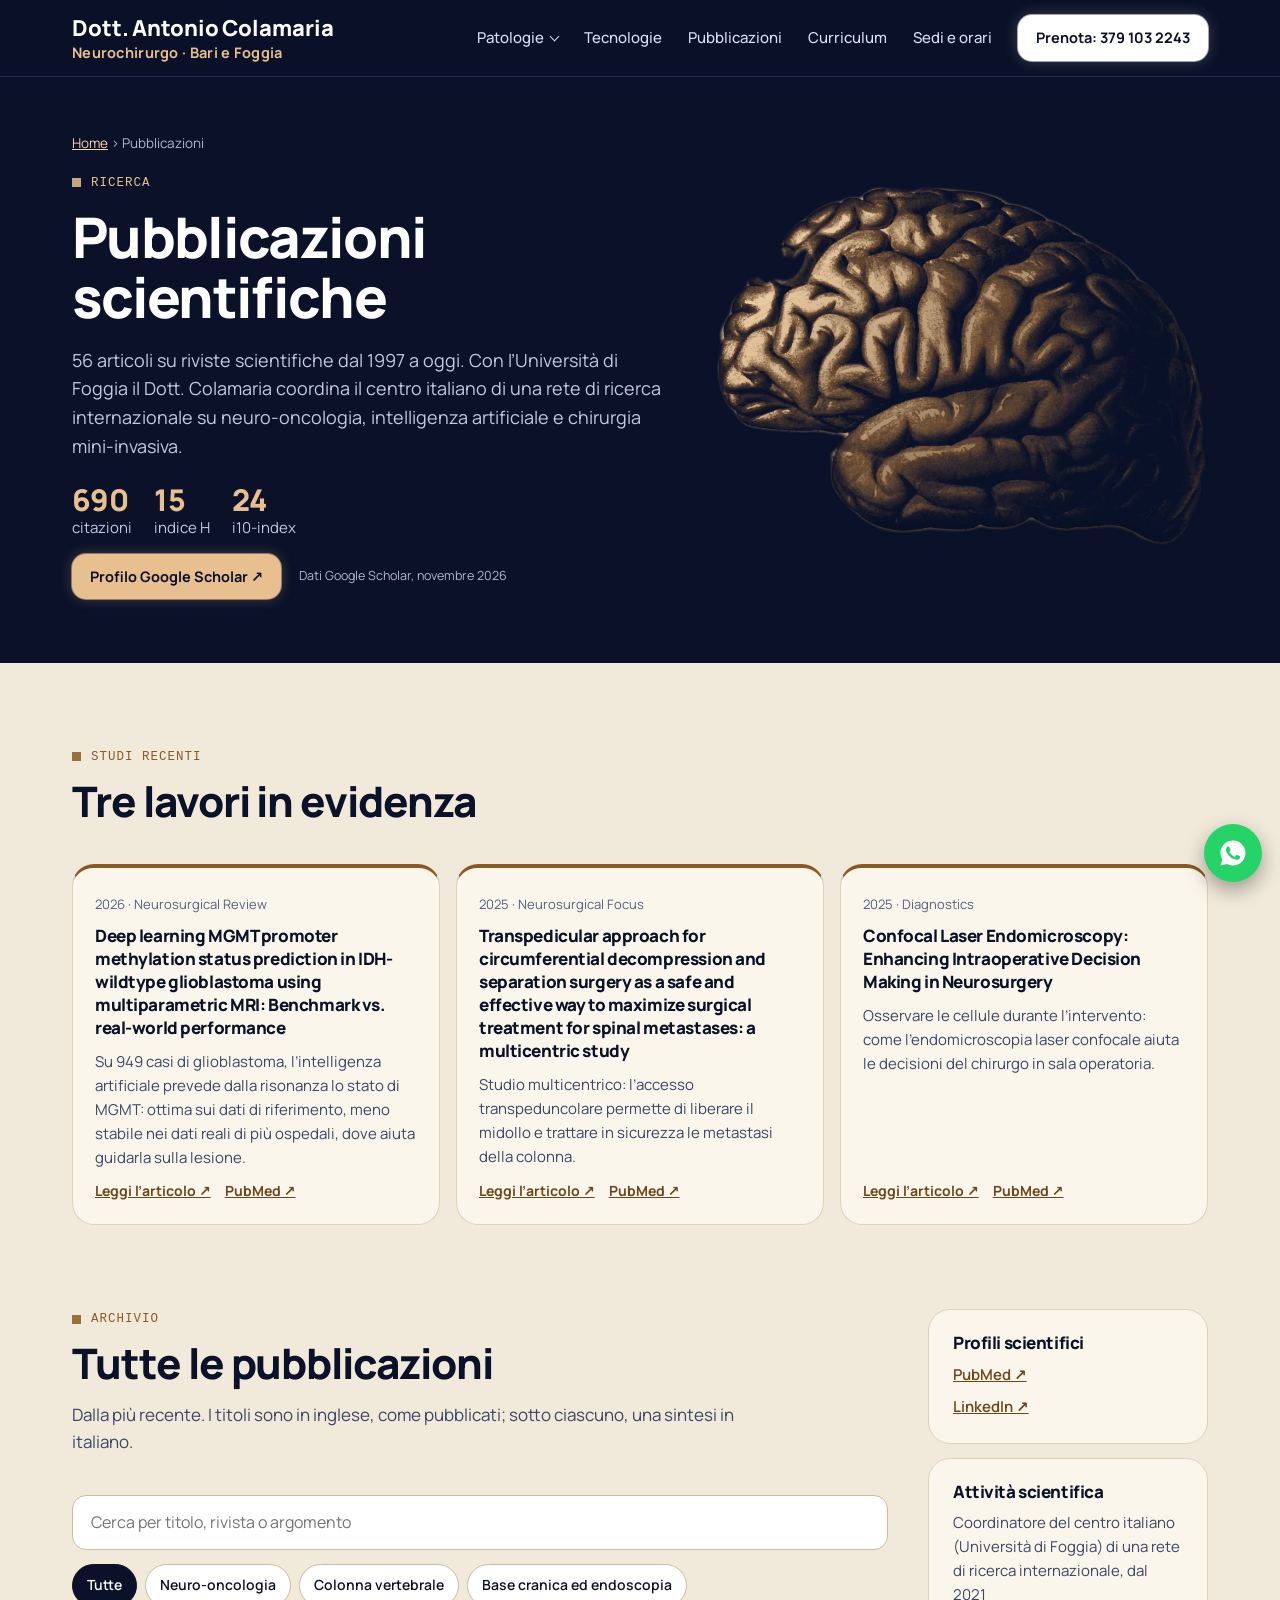
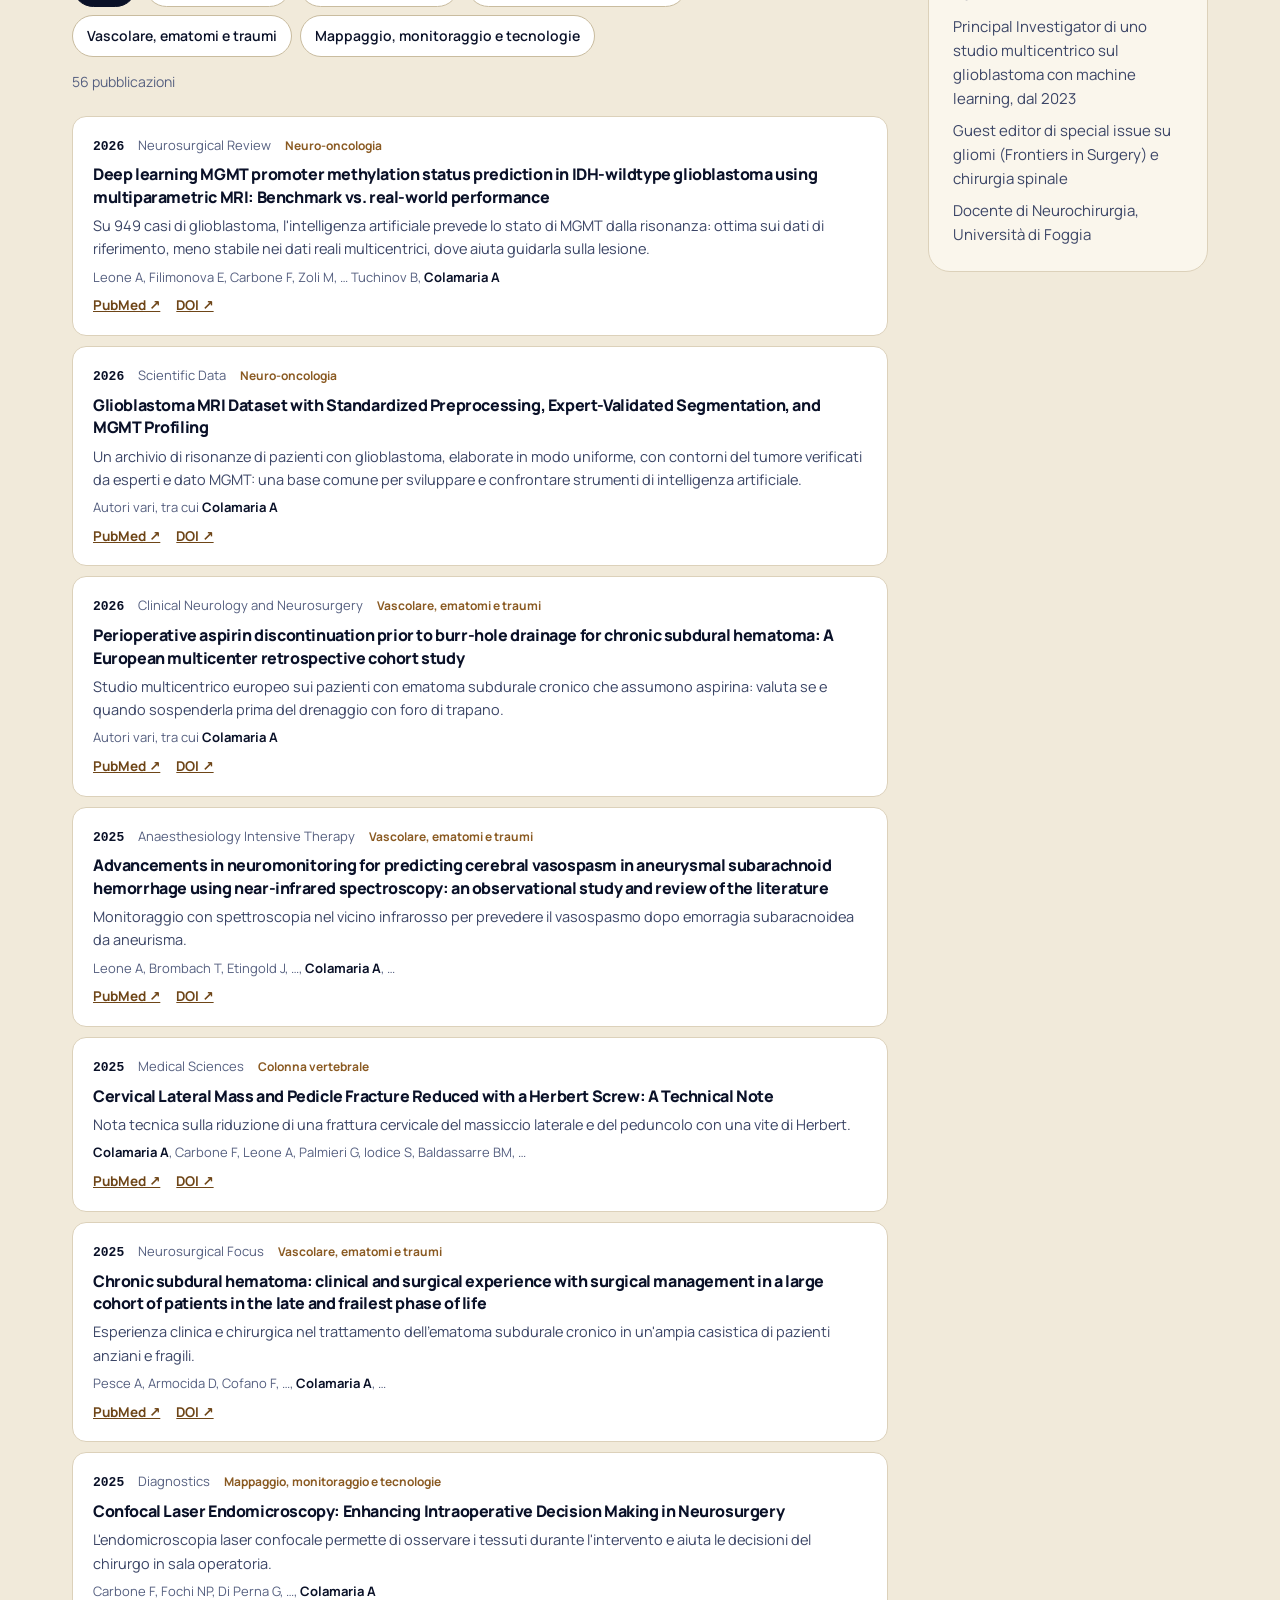
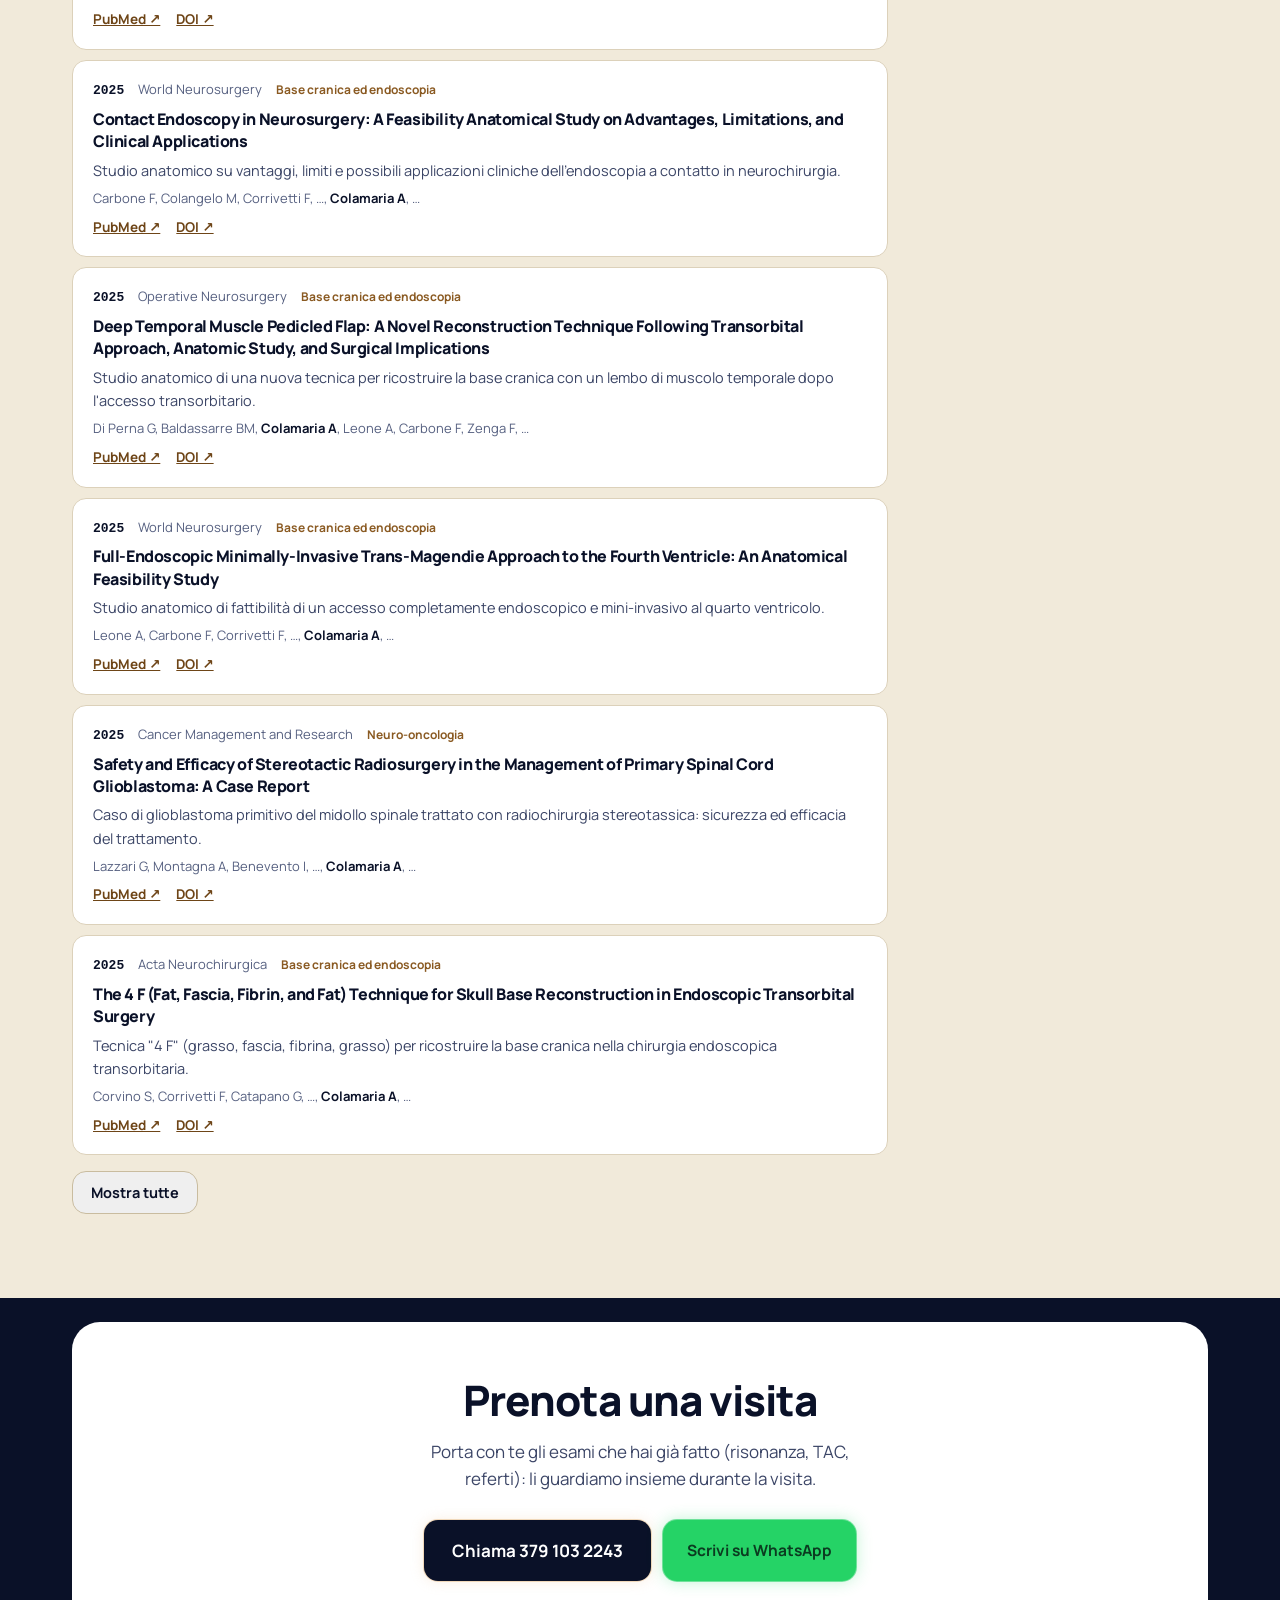
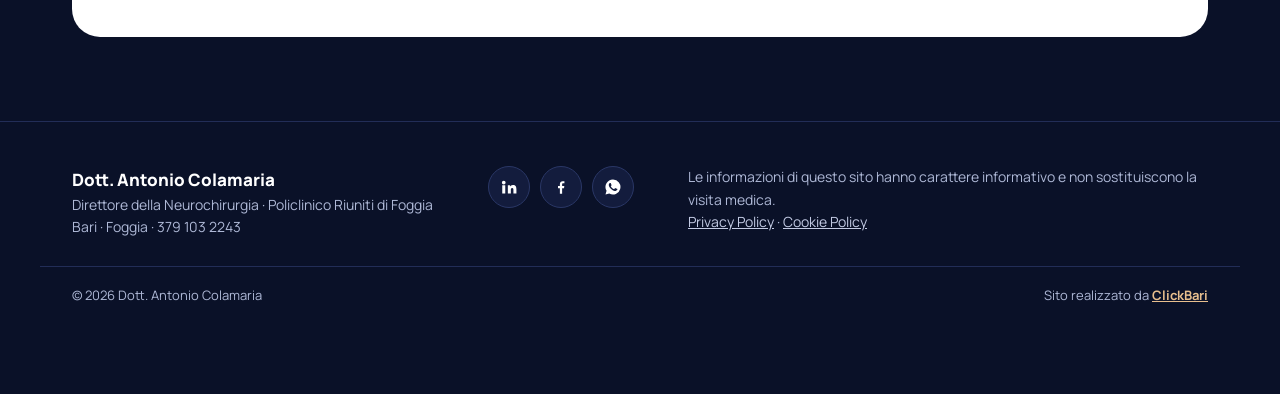
<file: pubblicazioni.html>
<!DOCTYPE html>
<html lang="it">
<head>
<meta charset="UTF-8">
<meta name="viewport" content="width=device-width, initial-scale=1">
<title>Pubblicazioni scientifiche · Dott. Antonio Colamaria, neurochirurgo</title>
<meta name="description" content="56 articoli scientifici del Dott. Antonio Colamaria su neuro-oncologia, colonna vertebrale, base cranica e tecnologie in neurochirurgia, con ricerca e filtri per argomento.">
<link rel="canonical" href="https://antoniocolamaria.it/pubblicazioni.html">
<meta name="theme-color" content="#0A1128">
<link rel="icon" type="image/svg+xml" href="img/favicon.svg">
<link rel="icon" type="image/png" href="favicon.png">
<link rel="apple-touch-icon" href="img/apple-touch-icon.png">
<meta property="og:type" content="website">
<meta property="og:locale" content="it_IT">
<meta property="og:site_name" content="Dott. Antonio Colamaria">
<meta property="og:title" content="Pubblicazioni scientifiche · Dott. Antonio Colamaria, neurochirurgo">
<meta property="og:description" content="56 articoli scientifici del Dott. Antonio Colamaria su neuro-oncologia, colonna vertebrale, base cranica e tecnologie in neurochirurgia, con ricerca e filtri per argomento.">
<meta property="og:url" content="https://antoniocolamaria.it/pubblicazioni.html">
<meta property="og:image" content="https://antoniocolamaria.it/img/og.jpg">
<meta name="twitter:card" content="summary_large_image">
<link rel="preload" href="fonts/manrope-latin-800-normal.woff2" as="font" type="font/woff2" crossorigin>
<link rel="preload" href="fonts/manrope-latin-400-normal.woff2" as="font" type="font/woff2" crossorigin>
<link rel="stylesheet" href="assets/style.css">
<style>.sr-only{position:absolute;width:1px;height:1px;overflow:hidden;clip:rect(0 0 0 0);white-space:nowrap}</style>
<script type="application/ld+json">
[
 {
  "@context": "https://schema.org",
  "@type": "BreadcrumbList",
  "itemListElement": [
   {
    "@type": "ListItem",
    "position": 1,
    "name": "Home",
    "item": "https://antoniocolamaria.it/"
   },
   {
    "@type": "ListItem",
    "position": 2,
    "name": "Pubblicazioni",
    "item": "https://antoniocolamaria.it/pubblicazioni.html"
   }
  ]
 }
]
</script>
</head>
<body>

<header>
  <div class="wrap">
    <a href="/" class="brand"><strong>Dott. Antonio Colamaria</strong><span>Neurochirurgo · Bari e Foggia</span></a>
    <button class="menu-btn" type="button" aria-expanded="false" aria-controls="menu" aria-label="Apri il menu"><svg class="bars" viewBox="0 0 24 24" fill="none" stroke="currentColor" stroke-width="2" stroke-linecap="round" aria-hidden="true"><path d="M4 7h16M4 12h16M4 17h16"/></svg><svg class="x" viewBox="0 0 24 24" fill="none" stroke="currentColor" stroke-width="2" stroke-linecap="round" aria-hidden="true"><path d="M6 6l12 12M18 6L6 18"/></svg></button>
    <nav id="menu" aria-label="Menu principale">
      <div class="dd">
        <a href="/#patologie" class="dd-top">Patologie</a>
        <div class="sub">
          <a href="neuro-oncologia.html">Tumori del cervello</a>
          <a href="colonna-vertebrale.html">Colonna vertebrale</a>
          <a href="ernia-del-disco.html">Ernia del disco</a>
          <a href="stenosi-del-canale.html">Stenosi del canale</a>
          <a href="chirurgia-endoscopica-colonna.html">Chirurgia endoscopica</a>
          <a href="patologie-vascolari.html">Aneurismi e patologie vascolari</a>
          <a href="nervi-periferici.html">Nervi periferici</a>
          <a href="parkinson-dbs.html">Parkinson e DBS</a>
        </div>
      </div>
      <a href="tecnologie.html">Tecnologie</a>
      <a href="pubblicazioni.html">Pubblicazioni</a>
      <a href="curriculum.html">Curriculum</a>
      <a href="/#sedi">Sedi e orari</a>
      <a href="tel:+393791032243" class="btn btn-primary btn-sm">Prenota: 379 103 2243</a>
    </nav>
  </div>
</header>

<main>
<section class="p-hero">
  <div class="wrap">
    <div>
      <div class="crumbs"><a href="/">Home</a> › Pubblicazioni</div>
      <div class="label">Ricerca</div>
      <h1>Pubblicazioni scientifiche</h1>
      <p class="lede">56 articoli su riviste scientifiche dal 1997 a oggi. Con l’Università di Foggia il Dott. Colamaria coordina il centro italiano di una rete di ricerca internazionale su neuro-oncologia, intelligenza artificiale e chirurgia mini-invasiva.</p>
      <div class="scholar">
        <div class="sch-stats"><span><b>690</b> citazioni</span><span><b>15</b> indice H</span><span><b>24</b> i10-index</span></div>
        <a href="https://scholar.google.it/citations?user=2mzh9SIAAAAJ" class="btn btn-primary btn-sm" target="_blank" rel="noopener">Profilo Google Scholar ↗</a>
        <small>Dati Google Scholar, novembre 2026</small>
      </div>
    </div>
    <div class="art"><img src="img/anatomia/cervello.webp" alt="Illustrazione anatomica del cervello, vista laterale" width="900" height="661"></div>
  </div>
</section>

<section class="light">
  <div class="wrap">
    <div class="head">
      <div class="kicker">Studi recenti</div>
      <h2>Tre lavori in evidenza</h2>
    </div>
    <div class="featured">
      <article class="feat" id="p2026-mgmt">
        <div class="body">
          <div class="meta"><span class="yr">2026</span> · Neurosurgical Review</div>
          <h3 lang="en">Deep learning MGMT promoter methylation status prediction in IDH-wildtype glioblastoma using multiparametric MRI: Benchmark vs. real-world performance</h3>
          <p>Su 949 casi di glioblastoma, l’intelligenza artificiale prevede dalla risonanza lo stato di MGMT: ottima sui dati di riferimento, meno stabile nei dati reali di più ospedali, dove aiuta guidarla sulla lesione.</p>
          <div class="links"><a href="https://doi.org/10.1007/s10143-026-04566-6" target="_blank" rel="noopener">Leggi l’articolo ↗</a><a href="https://pubmed.ncbi.nlm.nih.gov/43037703/" target="_blank" rel="noopener">PubMed ↗</a></div>
        </div>
      </article>
      <article class="feat" id="p2025-transpeduncolare">
        <div class="body">
          <div class="meta"><span class="yr">2025</span> · Neurosurgical Focus</div>
          <h3 lang="en">Transpedicular approach for circumferential decompression and separation surgery as a safe and effective way to maximize surgical treatment for spinal metastases: a multicentric study</h3>
          <p>Studio multicentrico: l’accesso transpeduncolare permette di liberare il midollo e trattare in sicurezza le metastasi della colonna.</p>
          <div class="links"><a href="https://doi.org/10.3171/2025.2.FOCUS24971" target="_blank" rel="noopener">Leggi l’articolo ↗</a><a href="https://pubmed.ncbi.nlm.nih.gov/40311202/" target="_blank" rel="noopener">PubMed ↗</a></div>
        </div>
      </article>
      <article class="feat" id="p2025-confocale">
        <div class="body">
          <div class="meta"><span class="yr">2025</span> · Diagnostics</div>
          <h3 lang="en">Confocal Laser Endomicroscopy: Enhancing Intraoperative Decision Making in Neurosurgery</h3>
          <p>Osservare le cellule durante l’intervento: come l’endomicroscopia laser confocale aiuta le decisioni del chirurgo in sala operatoria.</p>
          <div class="links"><a href="https://doi.org/10.3390/diagnostics15040499" target="_blank" rel="noopener">Leggi l’articolo ↗</a><a href="https://pubmed.ncbi.nlm.nih.gov/40002650/" target="_blank" rel="noopener">PubMed ↗</a></div>
        </div>
      </article>
    </div>
  </div>
</section>

<section class="light" style="padding-top:0">
  <div class="wrap archive">
    <div>
      <div class="head">
        <div class="kicker">Archivio</div>
        <h2>Tutte le pubblicazioni</h2>
        <p>Dalla più recente. I titoli sono in inglese, come pubblicati; sotto ciascuno, una sintesi in italiano.</p>
      </div>
      <div class="tools">
        <label class="sr-only" for="q">Cerca nelle pubblicazioni</label>
        <input id="q" class="search" type="search" placeholder="Cerca per titolo, rivista o argomento" autocomplete="off">
        <div class="chips" role="group" aria-label="Filtra per argomento">
          <button type="button" class="chip" data-f="all" aria-pressed="true">Tutte</button>
          <button type="button" class="chip" data-f="onc" aria-pressed="false">Neuro-oncologia</button>
          <button type="button" class="chip" data-f="rach" aria-pressed="false">Colonna vertebrale</button>
          <button type="button" class="chip" data-f="base" aria-pressed="false">Base cranica ed endoscopia</button>
          <button type="button" class="chip" data-f="vasc" aria-pressed="false">Vascolare, ematomi e traumi</button>
          <button type="button" class="chip" data-f="tec" aria-pressed="false">Mappaggio, monitoraggio e tecnologie</button>
        </div>
        <div class="count" id="count" aria-live="polite"></div>
      </div>
      <ol class="pub-list" id="pubs">
        <li class="pub" data-cat="onc" data-q="deep learning mgmt promoter methylation status prediction in idh-wildtype glioblastoma using multiparametric mri: benchmark vs. real-world performance neurosurgical review su 949 casi di glioblastoma, l&#x27;intelligenza artificiale prevede lo stato di mgmt dalla risonanza: ottima sui dati di riferimento, meno stabile nei dati reali multicentrici, dove aiuta guidarla sulla lesione. leone a, filimonova e, carbone f, zoli m, … tuchinov b, colamaria a">
          <div class="row1"><span class="yr">2026</span><span>Neurosurgical Review</span><span class="tag">Neuro-oncologia</span></div>
          <h3 lang="en"><a href="https://pubmed.ncbi.nlm.nih.gov/43037703/" target="_blank" rel="noopener">Deep learning MGMT promoter methylation status prediction in IDH-wildtype glioblastoma using multiparametric MRI: Benchmark vs. real-world performance</a></h3>
          <p>Su 949 casi di glioblastoma, l&#x27;intelligenza artificiale prevede lo stato di MGMT dalla risonanza: ottima sui dati di riferimento, meno stabile nei dati reali multicentrici, dove aiuta guidarla sulla lesione.</p>
          <div class="au">Leone A, Filimonova E, Carbone F, Zoli M, … Tuchinov B, <b>Colamaria A</b></div>
          <div class="lk"><a href="https://pubmed.ncbi.nlm.nih.gov/43037703/" target="_blank" rel="noopener">PubMed ↗</a><a href="https://doi.org/10.1007/s10143-026-04566-6" target="_blank" rel="noopener">DOI ↗</a></div>
        </li>
        <li class="pub" data-cat="onc" data-q="glioblastoma mri dataset with standardized preprocessing, expert-validated segmentation, and mgmt profiling scientific data un archivio di risonanze di pazienti con glioblastoma, elaborate in modo uniforme, con contorni del tumore verificati da esperti e dato mgmt: una base comune per sviluppare e confrontare strumenti di intelligenza artificiale. colamaria a">
          <div class="row1"><span class="yr">2026</span><span>Scientific Data</span><span class="tag">Neuro-oncologia</span></div>
          <h3 lang="en"><a href="https://pubmed.ncbi.nlm.nih.gov/42629349/" target="_blank" rel="noopener">Glioblastoma MRI Dataset with Standardized Preprocessing, Expert-Validated Segmentation, and MGMT Profiling</a></h3>
          <p>Un archivio di risonanze di pazienti con glioblastoma, elaborate in modo uniforme, con contorni del tumore verificati da esperti e dato MGMT: una base comune per sviluppare e confrontare strumenti di intelligenza artificiale.</p>
          <div class="au">Autori vari, tra cui <b>Colamaria A</b></div>
          <div class="lk"><a href="https://pubmed.ncbi.nlm.nih.gov/42629349/" target="_blank" rel="noopener">PubMed ↗</a><a href="https://doi.org/10.1038/s41597-026-07953-2" target="_blank" rel="noopener">DOI ↗</a></div>
        </li>
<li class="pub" data-cat="vasc" data-q="perioperative aspirin discontinuation prior to burr-hole drainage for chronic subdural hematoma: a european multicenter retrospective cohort study clinical neurology and neurosurgery studio multicentrico europeo sui pazienti con ematoma subdurale cronico che assumono aspirina: valuta se e quando sospenderla prima del drenaggio con foro di trapano. colamaria a">
          <div class="row1"><span class="yr">2026</span><span>Clinical Neurology and Neurosurgery</span><span class="tag">Vascolare, ematomi e traumi</span></div>
          <h3 lang="en"><a href="https://pubmed.ncbi.nlm.nih.gov/42176396/" target="_blank" rel="noopener">Perioperative aspirin discontinuation prior to burr-hole drainage for chronic subdural hematoma: A European multicenter retrospective cohort study</a></h3>
          <p>Studio multicentrico europeo sui pazienti con ematoma subdurale cronico che assumono aspirina: valuta se e quando sospenderla prima del drenaggio con foro di trapano.</p>
          <div class="au">Autori vari, tra cui <b>Colamaria A</b></div>
          <div class="lk"><a href="https://pubmed.ncbi.nlm.nih.gov/42176396/" target="_blank" rel="noopener">PubMed ↗</a><a href="https://doi.org/10.1016/j.clineuro.2026.109499" target="_blank" rel="noopener">DOI ↗</a></div>
        </li>
<li class="pub" data-cat="vasc" data-q="advancements in neuromonitoring for predicting cerebral vasospasm in aneurysmal subarachnoid hemorrhage using near-infrared spectroscopy: an observational study and review of the literature anaesthesiology intensive therapy monitoraggio con spettroscopia nel vicino infrarosso per prevedere il vasospasmo dopo emorragia subaracnoidea da aneurisma. leone a, brombach t, etingold j, …, colamaria a, …">
          <div class="row1"><span class="yr">2025</span><span>Anaesthesiology Intensive Therapy</span><span class="tag">Vascolare, ematomi e traumi</span></div>
          <h3 lang="en"><a href="https://pubmed.ncbi.nlm.nih.gov/40696856/" target="_blank" rel="noopener">Advancements in neuromonitoring for predicting cerebral vasospasm in aneurysmal subarachnoid hemorrhage using near-infrared spectroscopy: an observational study and review of the literature</a></h3>
          <p>Monitoraggio con spettroscopia nel vicino infrarosso per prevedere il vasospasmo dopo emorragia subaracnoidea da aneurisma.</p>
          <div class="au">Leone A, Brombach T, Etingold J, …, <b>Colamaria A</b>, …</div>
          <div class="lk"><a href="https://pubmed.ncbi.nlm.nih.gov/40696856/" target="_blank" rel="noopener">PubMed ↗</a><a href="https://doi.org/10.5114/ait/202002" target="_blank" rel="noopener">DOI ↗</a></div>
        </li>
        <li class="pub" data-cat="rach" data-q="cervical lateral mass and pedicle fracture reduced with a herbert screw: a technical note medical sciences nota tecnica sulla riduzione di una frattura cervicale del massiccio laterale e del peduncolo con una vite di herbert. colamaria a, carbone f, leone a, palmieri g, iodice s, baldassarre bm, …">
          <div class="row1"><span class="yr">2025</span><span>Medical Sciences</span><span class="tag">Colonna vertebrale</span></div>
          <h3 lang="en"><a href="https://pubmed.ncbi.nlm.nih.gov/40700121/" target="_blank" rel="noopener">Cervical Lateral Mass and Pedicle Fracture Reduced with a Herbert Screw: A Technical Note</a></h3>
          <p>Nota tecnica sulla riduzione di una frattura cervicale del massiccio laterale e del peduncolo con una vite di Herbert.</p>
          <div class="au"><b>Colamaria A</b>, Carbone F, Leone A, Palmieri G, Iodice S, Baldassarre BM, …</div>
          <div class="lk"><a href="https://pubmed.ncbi.nlm.nih.gov/40700121/" target="_blank" rel="noopener">PubMed ↗</a><a href="https://doi.org/10.3390/medsci13030092" target="_blank" rel="noopener">DOI ↗</a></div>
        </li>
        <li class="pub" data-cat="vasc" data-q="chronic subdural hematoma: clinical and surgical experience with surgical management in a large cohort of patients in the late and frailest phase of life neurosurgical focus esperienza clinica e chirurgica nel trattamento dell&#x27;ematoma subdurale cronico in un&#x27;ampia casistica di pazienti anziani e fragili. pesce a, armocida d, cofano f, …, colamaria a, …">
          <div class="row1"><span class="yr">2025</span><span>Neurosurgical Focus</span><span class="tag">Vascolare, ematomi e traumi</span></div>
          <h3 lang="en"><a href="https://pubmed.ncbi.nlm.nih.gov/41032907/" target="_blank" rel="noopener">Chronic subdural hematoma: clinical and surgical experience with surgical management in a large cohort of patients in the late and frailest phase of life</a></h3>
          <p>Esperienza clinica e chirurgica nel trattamento dell&#x27;ematoma subdurale cronico in un&#x27;ampia casistica di pazienti anziani e fragili.</p>
          <div class="au">Pesce A, Armocida D, Cofano F, …, <b>Colamaria A</b>, …</div>
          <div class="lk"><a href="https://pubmed.ncbi.nlm.nih.gov/41032907/" target="_blank" rel="noopener">PubMed ↗</a><a href="https://doi.org/10.3171/2025.7.FOCUS25500" target="_blank" rel="noopener">DOI ↗</a></div>
        </li>
        <li class="pub" data-cat="tec" data-q="confocal laser endomicroscopy: enhancing intraoperative decision making in neurosurgery diagnostics l&#x27;endomicroscopia laser confocale permette di osservare i tessuti durante l&#x27;intervento e aiuta le decisioni del chirurgo in sala operatoria. carbone f, fochi np, di perna g, …, colamaria a">
          <div class="row1"><span class="yr">2025</span><span>Diagnostics</span><span class="tag">Mappaggio, monitoraggio e tecnologie</span></div>
          <h3 lang="en"><a href="https://pubmed.ncbi.nlm.nih.gov/40002650/" target="_blank" rel="noopener">Confocal Laser Endomicroscopy: Enhancing Intraoperative Decision Making in Neurosurgery</a></h3>
          <p>L&#x27;endomicroscopia laser confocale permette di osservare i tessuti durante l&#x27;intervento e aiuta le decisioni del chirurgo in sala operatoria.</p>
          <div class="au">Carbone F, Fochi NP, Di Perna G, …, <b>Colamaria A</b></div>
          <div class="lk"><a href="https://pubmed.ncbi.nlm.nih.gov/40002650/" target="_blank" rel="noopener">PubMed ↗</a><a href="https://doi.org/10.3390/diagnostics15040499" target="_blank" rel="noopener">DOI ↗</a></div>
        </li>
        <li class="pub" data-cat="base" data-q="contact endoscopy in neurosurgery: a feasibility anatomical study on advantages, limitations, and clinical applications world neurosurgery studio anatomico su vantaggi, limiti e possibili applicazioni cliniche dell&#x27;endoscopia a contatto in neurochirurgia. carbone f, colangelo m, corrivetti f, …, colamaria a, …">
          <div class="row1"><span class="yr">2025</span><span>World Neurosurgery</span><span class="tag">Base cranica ed endoscopia</span></div>
          <h3 lang="en"><a href="https://pubmed.ncbi.nlm.nih.gov/39987974/" target="_blank" rel="noopener">Contact Endoscopy in Neurosurgery: A Feasibility Anatomical Study on Advantages, Limitations, and Clinical Applications</a></h3>
          <p>Studio anatomico su vantaggi, limiti e possibili applicazioni cliniche dell&#x27;endoscopia a contatto in neurochirurgia.</p>
          <div class="au">Carbone F, Colangelo M, Corrivetti F, …, <b>Colamaria A</b>, …</div>
          <div class="lk"><a href="https://pubmed.ncbi.nlm.nih.gov/39987974/" target="_blank" rel="noopener">PubMed ↗</a><a href="https://doi.org/10.1016/j.wneu.2025.123819" target="_blank" rel="noopener">DOI ↗</a></div>
        </li>
        <li class="pub" data-cat="base" data-q="deep temporal muscle pedicled flap: a novel reconstruction technique following transorbital approach, anatomic study, and surgical implications operative neurosurgery studio anatomico di una nuova tecnica per ricostruire la base cranica con un lembo di muscolo temporale dopo l&#x27;accesso transorbitario. di perna g, baldassarre bm, colamaria a, leone a, carbone f, zenga f, …">
          <div class="row1"><span class="yr">2025</span><span>Operative Neurosurgery</span><span class="tag">Base cranica ed endoscopia</span></div>
          <h3 lang="en"><a href="https://pubmed.ncbi.nlm.nih.gov/40257247/" target="_blank" rel="noopener">Deep Temporal Muscle Pedicled Flap: A Novel Reconstruction Technique Following Transorbital Approach, Anatomic Study, and Surgical Implications</a></h3>
          <p>Studio anatomico di una nuova tecnica per ricostruire la base cranica con un lembo di muscolo temporale dopo l&#x27;accesso transorbitario.</p>
          <div class="au">Di Perna G, Baldassarre BM, <b>Colamaria A</b>, Leone A, Carbone F, Zenga F, …</div>
          <div class="lk"><a href="https://pubmed.ncbi.nlm.nih.gov/40257247/" target="_blank" rel="noopener">PubMed ↗</a><a href="https://doi.org/10.1227/ons.0000000000001571" target="_blank" rel="noopener">DOI ↗</a></div>
        </li>
        <li class="pub" data-cat="base" data-q="full-endoscopic minimally-invasive trans-magendie approach to the fourth ventricle: an anatomical feasibility study world neurosurgery studio anatomico di fattibilità di un accesso completamente endoscopico e mini-invasivo al quarto ventricolo. leone a, carbone f, corrivetti f, …, colamaria a, …">
          <div class="row1"><span class="yr">2025</span><span>World Neurosurgery</span><span class="tag">Base cranica ed endoscopia</span></div>
          <h3 lang="en"><a href="https://pubmed.ncbi.nlm.nih.gov/40368086/" target="_blank" rel="noopener">Full-Endoscopic Minimally-Invasive Trans-Magendie Approach to the Fourth Ventricle: An Anatomical Feasibility Study</a></h3>
          <p>Studio anatomico di fattibilità di un accesso completamente endoscopico e mini-invasivo al quarto ventricolo.</p>
          <div class="au">Leone A, Carbone F, Corrivetti F, …, <b>Colamaria A</b>, …</div>
          <div class="lk"><a href="https://pubmed.ncbi.nlm.nih.gov/40368086/" target="_blank" rel="noopener">PubMed ↗</a><a href="https://doi.org/10.1016/j.wneu.2025.124062" target="_blank" rel="noopener">DOI ↗</a></div>
        </li>
        <li class="pub" data-cat="onc" data-q="safety and efficacy of stereotactic radiosurgery in the management of primary spinal cord glioblastoma: a case report cancer management and research caso di glioblastoma primitivo del midollo spinale trattato con radiochirurgia stereotassica: sicurezza ed efficacia del trattamento. lazzari g, montagna a, benevento i, …, colamaria a, …">
          <div class="row1"><span class="yr">2025</span><span>Cancer Management and Research</span><span class="tag">Neuro-oncologia</span></div>
          <h3 lang="en"><a href="https://pubmed.ncbi.nlm.nih.gov/39990275/" target="_blank" rel="noopener">Safety and Efficacy of Stereotactic Radiosurgery in the Management of Primary Spinal Cord Glioblastoma: A Case Report</a></h3>
          <p>Caso di glioblastoma primitivo del midollo spinale trattato con radiochirurgia stereotassica: sicurezza ed efficacia del trattamento.</p>
          <div class="au">Lazzari G, Montagna A, Benevento I, …, <b>Colamaria A</b>, …</div>
          <div class="lk"><a href="https://pubmed.ncbi.nlm.nih.gov/39990275/" target="_blank" rel="noopener">PubMed ↗</a><a href="https://doi.org/10.2147/CMAR.S509635" target="_blank" rel="noopener">DOI ↗</a></div>
        </li>
        <li class="pub" data-cat="base" data-q="the 4 f (fat, fascia, fibrin, and fat) technique for skull base reconstruction in endoscopic transorbital surgery acta neurochirurgica tecnica &quot;4 f&quot; (grasso, fascia, fibrina, grasso) per ricostruire la base cranica nella chirurgia endoscopica transorbitaria. corvino s, corrivetti f, catapano g, …, colamaria a, …">
          <div class="row1"><span class="yr">2025</span><span>Acta Neurochirurgica</span><span class="tag">Base cranica ed endoscopia</span></div>
          <h3 lang="en"><a href="https://pubmed.ncbi.nlm.nih.gov/41021063/" target="_blank" rel="noopener">The 4 F (Fat, Fascia, Fibrin, and Fat) Technique for Skull Base Reconstruction in Endoscopic Transorbital Surgery</a></h3>
          <p>Tecnica &quot;4 F&quot; (grasso, fascia, fibrina, grasso) per ricostruire la base cranica nella chirurgia endoscopica transorbitaria.</p>
          <div class="au">Corvino S, Corrivetti F, Catapano G, …, <b>Colamaria A</b>, …</div>
          <div class="lk"><a href="https://pubmed.ncbi.nlm.nih.gov/41021063/" target="_blank" rel="noopener">PubMed ↗</a><a href="https://doi.org/10.1007/s00701-025-06667-5" target="_blank" rel="noopener">DOI ↗</a></div>
        </li>
        <li class="pub" data-cat="rach" data-q="transpedicular approach for circumferential decompression and separation surgery as a safe and effective way to maximize surgical treatment for spinal metastases: a multicentric study neurosurgical focus studio multicentrico sull&#x27;accesso transpeduncolare per decomprimere il midollo e trattare in sicurezza le metastasi vertebrali. di perna g, ajello m, colamaria a, carbone f, leone a, tartara f, …">
          <div class="row1"><span class="yr">2025</span><span>Neurosurgical Focus</span><span class="tag">Colonna vertebrale</span></div>
          <h3 lang="en"><a href="https://pubmed.ncbi.nlm.nih.gov/40311202/" target="_blank" rel="noopener">Transpedicular approach for circumferential decompression and separation surgery as a safe and effective way to maximize surgical treatment for spinal metastases: a multicentric study</a></h3>
          <p>Studio multicentrico sull&#x27;accesso transpeduncolare per decomprimere il midollo e trattare in sicurezza le metastasi vertebrali.</p>
          <div class="au">Di Perna G, Ajello M, <b>Colamaria A</b>, Carbone F, Leone A, Tartara F, …</div>
          <div class="lk"><a href="https://pubmed.ncbi.nlm.nih.gov/40311202/" target="_blank" rel="noopener">PubMed ↗</a><a href="https://doi.org/10.3171/2025.2.FOCUS24971" target="_blank" rel="noopener">DOI ↗</a></div>
        </li>
        <li class="pub" data-cat="onc" data-q="virtual biopsy for the prediction of mgmt promoter methylation in gliomas: a comprehensive review of radiomics and deep learning approaches applied to mri diagnostics revisione degli studi che usano radiomica e deep learning sulla risonanza magnetica per prevedere lo stato di mgmt nei gliomi, senza biopsia. leone a, di napoli v, fochi np, …, colamaria a">
          <div class="row1"><span class="yr">2025</span><span>Diagnostics</span><span class="tag">Neuro-oncologia</span></div>
          <h3 lang="en"><a href="https://pubmed.ncbi.nlm.nih.gov/39941181/" target="_blank" rel="noopener">Virtual Biopsy for the Prediction of MGMT Promoter Methylation in Gliomas: A Comprehensive Review of Radiomics and Deep Learning Approaches Applied to MRI</a></h3>
          <p>Revisione degli studi che usano radiomica e deep learning sulla risonanza magnetica per prevedere lo stato di MGMT nei gliomi, senza biopsia.</p>
          <div class="au">Leone A, Di Napoli V, Fochi NP, …, <b>Colamaria A</b></div>
          <div class="lk"><a href="https://pubmed.ncbi.nlm.nih.gov/39941181/" target="_blank" rel="noopener">PubMed ↗</a><a href="https://doi.org/10.3390/diagnostics15030251" target="_blank" rel="noopener">DOI ↗</a></div>
        </li>
        <li class="pub" data-cat="tec" data-q="association between the morphological features of the central sulcus and the somatomotory representation: anatomo-functional evaluation of neuroplasticity through ntms journal of neurosurgical sciences rapporto tra la forma del solco centrale e la rappresentazione motoria del cervello, studiato con la stimolazione magnetica transcranica navigata (ntms). leone a, tomaiuolo f, raffa g, …, colamaria a, …">
          <div class="row1"><span class="yr">2024</span><span>Journal of Neurosurgical Sciences</span><span class="tag">Mappaggio, monitoraggio e tecnologie</span></div>
          <h3 lang="en"><a href="https://pubmed.ncbi.nlm.nih.gov/36723514/" target="_blank" rel="noopener">Association between the morphological features of the central sulcus and the somatomotory representation: anatomo-functional evaluation of neuroplasticity through nTMS</a></h3>
          <p>Rapporto tra la forma del solco centrale e la rappresentazione motoria del cervello, studiato con la stimolazione magnetica transcranica navigata (nTMS).</p>
          <div class="au">Leone A, Tomaiuolo F, Raffa G, …, <b>Colamaria A</b>, …</div>
          <div class="lk"><a href="https://pubmed.ncbi.nlm.nih.gov/36723514/" target="_blank" rel="noopener">PubMed ↗</a><a href="https://doi.org/10.23736/S0390-5616.22.05857-X" target="_blank" rel="noopener">DOI ↗</a></div>
        </li>
        <li class="pub" data-cat="base" data-q="multimodal use of contact endoscopy in neurosurgery: case series with technical note and literature review world neurosurgery serie di casi sull&#x27;uso dell&#x27;endoscopia a contatto in neurochirurgia, con nota tecnica e revisione della letteratura. carbone f, colamaria a, corvino s, sacco m, iaconetta g, corrivetti f, …">
          <div class="row1"><span class="yr">2024</span><span>World Neurosurgery</span><span class="tag">Base cranica ed endoscopia</span></div>
          <h3 lang="en"><a href="https://pubmed.ncbi.nlm.nih.gov/38070736/" target="_blank" rel="noopener">Multimodal Use of Contact Endoscopy in Neurosurgery: Case Series with Technical Note and Literature Review</a></h3>
          <p>Serie di casi sull&#x27;uso dell&#x27;endoscopia a contatto in neurochirurgia, con nota tecnica e revisione della letteratura.</p>
          <div class="au">Carbone F, <b>Colamaria A</b>, Corvino S, Sacco M, Iaconetta G, Corrivetti F, …</div>
          <div class="lk"><a href="https://pubmed.ncbi.nlm.nih.gov/38070736/" target="_blank" rel="noopener">PubMed ↗</a><a href="https://doi.org/10.1016/j.wneu.2023.12.014" target="_blank" rel="noopener">DOI ↗</a></div>
        </li>
        <li class="pub" data-cat="base" data-q="open-door extended endoscopic transorbital technique to the paramedian anterior and middle cranial fossae: technical notes, anatomomorphometric quantitative analysis, and illustrative case neurosurgical focus variante estesa dell&#x27;accesso endoscopico transorbitario per raggiungere le fosse craniche anteriore e media: note tecniche e analisi anatomica. corvino s, kassam a, piazza a, …, colamaria a, …">
          <div class="row1"><span class="yr">2024</span><span>Neurosurgical Focus</span><span class="tag">Base cranica ed endoscopia</span></div>
          <h3 lang="en"><a href="https://pubmed.ncbi.nlm.nih.gov/38560942/" target="_blank" rel="noopener">Open-door extended endoscopic transorbital technique to the paramedian anterior and middle cranial fossae: technical notes, anatomomorphometric quantitative analysis, and illustrative case</a></h3>
          <p>Variante estesa dell&#x27;accesso endoscopico transorbitario per raggiungere le fosse craniche anteriore e media: note tecniche e analisi anatomica.</p>
          <div class="au">Corvino S, Kassam A, Piazza A, …, <b>Colamaria A</b>, …</div>
          <div class="lk"><a href="https://pubmed.ncbi.nlm.nih.gov/38560942/" target="_blank" rel="noopener">PubMed ↗</a><a href="https://doi.org/10.3171/2024.1.FOCUS23838" target="_blank" rel="noopener">DOI ↗</a></div>
        </li>
        <li class="pub" data-cat="onc" data-q="preoperative mapping techniques for brain tumor surgery: a systematic review frontiers in oncology revisione sistematica delle tecniche di mappaggio preoperatorio usate per pianificare la chirurgia dei tumori cerebrali. leone a, carbone f, spetzger u, …, colamaria a, …">
          <div class="row1"><span class="yr">2024</span><span>Frontiers in Oncology</span><span class="tag">Neuro-oncologia</span></div>
          <h3 lang="en"><a href="https://pubmed.ncbi.nlm.nih.gov/39839770/" target="_blank" rel="noopener">Preoperative mapping techniques for brain tumor surgery: a systematic review</a></h3>
          <p>Revisione sistematica delle tecniche di mappaggio preoperatorio usate per pianificare la chirurgia dei tumori cerebrali.</p>
          <div class="au">Leone A, Carbone F, Spetzger U, …, <b>Colamaria A</b>, …</div>
          <div class="lk"><a href="https://pubmed.ncbi.nlm.nih.gov/39839770/" target="_blank" rel="noopener">PubMed ↗</a><a href="https://doi.org/10.3389/fonc.2024.1481430" target="_blank" rel="noopener">DOI ↗</a></div>
        </li>
        <li class="pub" data-cat="tec" data-q="the “state of the art” of intraoperative neurophysiological monitoring: an italian neurosurgical survey brain and spine indagine tra i neurochirurghi italiani sull&#x27;uso del monitoraggio neurofisiologico intraoperatorio. ricciuti ra, mancini f, guzzi g, marruzzo d, dario a, della puppa a, …">
          <div class="row1"><span class="yr">2024</span><span>Brain and Spine</span><span class="tag">Mappaggio, monitoraggio e tecnologie</span></div>
          <h3 lang="en"><a href="https://pubmed.ncbi.nlm.nih.gov/38698806/" target="_blank" rel="noopener">The “state of the art” of intraoperative neurophysiological monitoring: An Italian neurosurgical survey</a></h3>
          <p>Indagine tra i neurochirurghi italiani sull&#x27;uso del monitoraggio neurofisiologico intraoperatorio.</p>
          <div class="au">Ricciuti RA, Mancini F, Guzzi G, Marruzzo D, Dario A, Della Puppa A, …</div>
          <div class="lk"><a href="https://pubmed.ncbi.nlm.nih.gov/38698806/" target="_blank" rel="noopener">PubMed ↗</a><a href="https://doi.org/10.1016/j.bas.2024.102796" target="_blank" rel="noopener">DOI ↗</a></div>
        </li>
        <li class="pub" data-cat="rach" data-q="anterior cervical corpectomy for the treatment of spondylotic myelopathy: results of a prospective double-armed study with a three-year follow-up journal of neurosurgical sciences corpectomia cervicale anteriore nella mielopatia spondilotica: risultati di uno studio prospettico con tre anni di controllo. colamaria a, ciappetta p, fochi np, carbone f, leone a">
          <div class="row1"><span class="yr">2023</span><span>Journal of Neurosurgical Sciences</span><span class="tag">Colonna vertebrale</span></div>
          <h3 lang="en"><a href="https://pubmed.ncbi.nlm.nih.gov/35416453/" target="_blank" rel="noopener">Anterior cervical corpectomy for the treatment of spondylotic myelopathy: results of a prospective double-armed study with a three-year follow-up</a></h3>
          <p>Corpectomia cervicale anteriore nella mielopatia spondilotica: risultati di uno studio prospettico con tre anni di controllo.</p>
          <div class="au"><b>Colamaria A</b>, Ciappetta P, Fochi NP, Carbone F, Leone A</div>
          <div class="lk"><a href="https://pubmed.ncbi.nlm.nih.gov/35416453/" target="_blank" rel="noopener">PubMed ↗</a><a href="https://doi.org/10.23736/S0390-5616.22.05608-9" target="_blank" rel="noopener">DOI ↗</a></div>
        </li>
        <li class="pub" data-cat="onc" data-q="concomitant, single burr hole endoscopic third ventriculostomy and tumor biopsy for pineal lesions: feasibility, safety, and benefits world neurosurgery ventricolostomia endoscopica e biopsia del tumore attraverso un unico foro per le lesioni della regione pineale: fattibilità e sicurezza. leone a, colamaria a, fochi np, di napoli v, blagia m, sacco m, …">
          <div class="row1"><span class="yr">2023</span><span>World Neurosurgery</span><span class="tag">Neuro-oncologia</span></div>
          <h3 lang="en"><a href="https://pubmed.ncbi.nlm.nih.gov/36764448/" target="_blank" rel="noopener">Concomitant, Single Burr Hole Endoscopic Third Ventriculostomy and Tumor Biopsy for Pineal Lesions: Feasibility, Safety, and Benefits</a></h3>
          <p>Ventricolostomia endoscopica e biopsia del tumore attraverso un unico foro per le lesioni della regione pineale: fattibilità e sicurezza.</p>
          <div class="au">Leone A, <b>Colamaria A</b>, Fochi NP, Di Napoli V, Blagia M, Sacco M, …</div>
          <div class="lk"><a href="https://pubmed.ncbi.nlm.nih.gov/36764448/" target="_blank" rel="noopener">PubMed ↗</a><a href="https://doi.org/10.1016/j.wneu.2023.01.082" target="_blank" rel="noopener">DOI ↗</a></div>
        </li>
        <li class="pub" data-cat="rach" data-q="minimally invasive transforaminal interbody fusion versus microdiscectomy without fusion for recurrent lumbar disk herniation: a prospective comparative study jaaos global research &amp; reviews studio prospettico che confronta la fusione intersomatica transforaminale mini-invasiva e la microdiscectomia nell&#x27;ernia del disco lombare recidiva. d&#x27;oria s, giraldi d, murrone d, …, colamaria a, …">
          <div class="row1"><span class="yr">2023</span><span>JAAOS Global Research &amp; Reviews</span><span class="tag">Colonna vertebrale</span></div>
          <h3 lang="en"><a href="https://pubmed.ncbi.nlm.nih.gov/37561938/" target="_blank" rel="noopener">Minimally Invasive Transforaminal Interbody Fusion Versus Microdiscectomy Without Fusion for Recurrent Lumbar Disk Herniation: A Prospective Comparative Study</a></h3>
          <p>Studio prospettico che confronta la fusione intersomatica transforaminale mini-invasiva e la microdiscectomia nell&#x27;ernia del disco lombare recidiva.</p>
          <div class="au">D&#x27;Oria S, Giraldi D, Murrone D, …, <b>Colamaria A</b>, …</div>
          <div class="lk"><a href="https://pubmed.ncbi.nlm.nih.gov/37561938/" target="_blank" rel="noopener">PubMed ↗</a><a href="https://doi.org/10.5435/JAAOS-D-23-00123" target="_blank" rel="noopener">DOI ↗</a></div>
        </li>
        <li class="pub" data-cat="onc" data-q="multidisciplinary management of her2-positive breast cancer with brain metastases: an evidence-based pragmatic approach moving from pathophysiology to clinical data critical reviews in oncology/hematology approccio multidisciplinare alle metastasi cerebrali da tumore della mammella her2-positivo, basato sulle evidenze. giordano g, griguolo g, landriscina m, …, colamaria a, …">
          <div class="row1"><span class="yr">2023</span><span>Critical Reviews in Oncology/Hematology</span><span class="tag">Neuro-oncologia</span></div>
          <h3 lang="en"><a href="https://pubmed.ncbi.nlm.nih.gov/37863404/" target="_blank" rel="noopener">Multidisciplinary management of HER2-positive breast cancer with brain metastases: An evidence-based pragmatic approach moving from pathophysiology to clinical data</a></h3>
          <p>Approccio multidisciplinare alle metastasi cerebrali da tumore della mammella HER2-positivo, basato sulle evidenze.</p>
          <div class="au">Giordano G, Griguolo G, Landriscina M, …, <b>Colamaria A</b>, …</div>
          <div class="lk"><a href="https://pubmed.ncbi.nlm.nih.gov/37863404/" target="_blank" rel="noopener">PubMed ↗</a><a href="https://doi.org/10.1016/j.critrevonc.2023.104185" target="_blank" rel="noopener">DOI ↗</a></div>
        </li>
        <li class="pub" data-cat="onc" data-q="primary anaplastic lymphoma-kinase-positive large-cell lymphoma of the central nervous system: comprehensive review of the literature journal of clinical medicine revisione della letteratura sul linfoma anaplastico a grandi cellule alk-positivo primitivo del sistema nervoso centrale. colamaria a, leone a, carbone f, dallos lya, fochi np, sacco m, …">
          <div class="row1"><span class="yr">2023</span><span>Journal of Clinical Medicine</span><span class="tag">Neuro-oncologia</span></div>
          <h3 lang="en"><a href="https://pubmed.ncbi.nlm.nih.gov/38137585/" target="_blank" rel="noopener">Primary Anaplastic Lymphoma-Kinase-Positive Large-Cell Lymphoma of the Central Nervous System: Comprehensive Review of the Literature</a></h3>
          <p>Revisione della letteratura sul linfoma anaplastico a grandi cellule ALK-positivo primitivo del sistema nervoso centrale.</p>
          <div class="au"><b>Colamaria A</b>, Leone A, Carbone F, Dallos LYA, Fochi NP, Sacco M, …</div>
          <div class="lk"><a href="https://pubmed.ncbi.nlm.nih.gov/38137585/" target="_blank" rel="noopener">PubMed ↗</a><a href="https://doi.org/10.3390/jcm12247516" target="_blank" rel="noopener">DOI ↗</a></div>
        </li>
        <li class="pub" data-cat="base" data-q="the feasibility of three port endonasal, transorbital, and sublabial approach to the petroclival region: neurosurgical audit and multiportal anatomic quantitative investigation acta neurochirurgica studio anatomico su un accesso combinato endonasale, transorbitario e sublabiale alla regione petroclivale. corvino s, guizzardi g, sacco m, …, colamaria a, …">
          <div class="row1"><span class="yr">2023</span><span>Acta Neurochirurgica</span><span class="tag">Base cranica ed endoscopia</span></div>
          <h3 lang="en"><a href="https://pubmed.ncbi.nlm.nih.gov/36752892/" target="_blank" rel="noopener">The feasibility of three port endonasal, transorbital, and sublabial approach to the petroclival region: neurosurgical audit and multiportal anatomic quantitative investigation</a></h3>
          <p>Studio anatomico su un accesso combinato endonasale, transorbitario e sublabiale alla regione petroclivale.</p>
          <div class="au">Corvino S, Guizzardi G, Sacco M, …, <b>Colamaria A</b>, …</div>
          <div class="lk"><a href="https://pubmed.ncbi.nlm.nih.gov/36752892/" target="_blank" rel="noopener">PubMed ↗</a><a href="https://doi.org/10.1007/s00701-023-05498-6" target="_blank" rel="noopener">DOI ↗</a></div>
        </li>
        <li class="pub" data-cat="onc" data-q="third whole-brain radiation therapy for multiple brain metastases. should it be considered in selected patients? cancer/radiothérapie valutazione di un terzo ciclo di radioterapia panencefalica in pazienti selezionati con metastasi cerebrali multiple. lapadula l, piombino m, bianculli a, …, colamaria a, …">
          <div class="row1"><span class="yr">2023</span><span>Cancer/Radiothérapie</span><span class="tag">Neuro-oncologia</span></div>
          <h3 lang="en"><a href="https://pubmed.ncbi.nlm.nih.gov/37777371/" target="_blank" rel="noopener">Third whole-brain radiation therapy for multiple brain metastases. Should it be considered in selected patients?</a></h3>
          <p>Valutazione di un terzo ciclo di radioterapia panencefalica in pazienti selezionati con metastasi cerebrali multiple.</p>
          <div class="au">Lapadula L, Piombino M, Bianculli A, …, <b>Colamaria A</b>, …</div>
          <div class="lk"><a href="https://pubmed.ncbi.nlm.nih.gov/37777371/" target="_blank" rel="noopener">PubMed ↗</a><a href="https://doi.org/10.1016/j.canrad.2023.05.003" target="_blank" rel="noopener">DOI ↗</a></div>
        </li>
        <li class="pub" data-cat="onc" data-q="tumor treating fields for the treatment of glioblastoma: current understanding and future perspectives surgical neurology international i campi elettrici alternati (tumor treating fields) nel trattamento del glioblastoma: cosa sappiamo e prospettive future. colamaria a, leone a, fochi np, di napoli v, giordano g, landriscina m, …">
          <div class="row1"><span class="yr">2023</span><span>Surgical Neurology International</span><span class="tag">Neuro-oncologia</span></div>
          <h3 lang="en"><a href="https://pubmed.ncbi.nlm.nih.gov/38053701/" target="_blank" rel="noopener">Tumor treating fields for the treatment of glioblastoma: Current understanding and future perspectives</a></h3>
          <p>I campi elettrici alternati (Tumor Treating Fields) nel trattamento del glioblastoma: cosa sappiamo e prospettive future.</p>
          <div class="au"><b>Colamaria A</b>, Leone A, Fochi NP, Di Napoli V, Giordano G, Landriscina M, …</div>
          <div class="lk"><a href="https://pubmed.ncbi.nlm.nih.gov/38053701/" target="_blank" rel="noopener">PubMed ↗</a><a href="https://doi.org/10.25259/SNI_674_2023" target="_blank" rel="noopener">DOI ↗</a></div>
        </li>
        <li class="pub" data-cat="vasc" data-q="hydrocephalus as possible neurological complication of covid-19: a case report and systematic literature review cureus un caso di idrocefalo comparso dopo l’infezione da covid-19 e una revisione sistematica della letteratura su questa possibile complicanza neurologica. colamaria a">
          <div class="row1"><span class="yr">2023</span><span>Cureus</span><span class="tag">Vascolare, ematomi e traumi</span></div>
          <h3 lang="en"><a href="https://pubmed.ncbi.nlm.nih.gov/37525817/" target="_blank" rel="noopener">Hydrocephalus as Possible Neurological Complication of COVID-19: A Case Report and Systematic Literature Review</a></h3>
          <p>Un caso di idrocefalo comparso dopo l’infezione da COVID-19 e una revisione sistematica della letteratura su questa possibile complicanza neurologica.</p>
          <div class="au">Autori vari, tra cui <b>Colamaria A</b></div>
          <div class="lk"><a href="https://pubmed.ncbi.nlm.nih.gov/37525817/" target="_blank" rel="noopener">PubMed ↗</a><a href="https://doi.org/10.7759/cureus.41199" target="_blank" rel="noopener">DOI ↗</a></div>
        </li>
<li class="pub" data-cat="vasc" data-q="blast-related traumatic brain injury: report of a severe case and review of the literature surgical neurology international caso grave di trauma cranico da esplosione, con revisione della letteratura. colamaria a, blagia m, carbone f, fochi np">
          <div class="row1"><span class="yr">2022</span><span>Surgical Neurology International</span><span class="tag">Vascolare, ematomi e traumi</span></div>
          <h3 lang="en"><a href="https://pubmed.ncbi.nlm.nih.gov/35509563/" target="_blank" rel="noopener">Blast-related traumatic brain injury: Report of a severe case and review of the literature</a></h3>
          <p>Caso grave di trauma cranico da esplosione, con revisione della letteratura.</p>
          <div class="au"><b>Colamaria A</b>, Blagia M, Carbone F, Fochi NP</div>
          <div class="lk"><a href="https://pubmed.ncbi.nlm.nih.gov/35509563/" target="_blank" rel="noopener">PubMed ↗</a><a href="https://doi.org/10.25259/SNI_1134_2021" target="_blank" rel="noopener">DOI ↗</a></div>
        </li>
        <li class="pub" data-cat="rach" data-q="cervical intra and extramedullary hemangioblastoma with associated syringomyelia: a case report and review of the literature surgical neurology international caso di emangioblastoma cervicale intra ed extramidollare associato a siringomielia. colamaria a, fochi np, laguado yad, blagia m, leone a, carbone f">
          <div class="row1"><span class="yr">2022</span><span>Surgical Neurology International</span><span class="tag">Colonna vertebrale</span></div>
          <h3 lang="en"><a href="https://pubmed.ncbi.nlm.nih.gov/36324962/" target="_blank" rel="noopener">Cervical intra and extramedullary hemangioblastoma with associated syringomyelia: A case report and review of the literature</a></h3>
          <p>Caso di emangioblastoma cervicale intra ed extramidollare associato a siringomielia.</p>
          <div class="au"><b>Colamaria A</b>, Fochi NP, Laguado YAD, Blagia M, Leone A, Carbone F</div>
          <div class="lk"><a href="https://pubmed.ncbi.nlm.nih.gov/36324962/" target="_blank" rel="noopener">PubMed ↗</a><a href="https://doi.org/10.25259/SNI_814_2022" target="_blank" rel="noopener">DOI ↗</a></div>
        </li>
        <li class="pub" data-cat="base" data-q="functional and clinical outcomes after superior eyelid transorbital endoscopic approach for spheno-orbital meningiomas: illustrative case and literature review neurosurgical review risultati funzionali e clinici dell&#x27;accesso endoscopico transorbitario dalla palpebra superiore per i meningiomi sfeno-orbitari. corvino s, sacco m, somma t, …, colamaria a, …">
          <div class="row1"><span class="yr">2022</span><span>Neurosurgical Review</span><span class="tag">Base cranica ed endoscopia</span></div>
          <h3 lang="en"><a href="https://pubmed.ncbi.nlm.nih.gov/36513789/" target="_blank" rel="noopener">Functional and clinical outcomes after superior eyelid transorbital endoscopic approach for spheno-orbital meningiomas: illustrative case and literature review</a></h3>
          <p>Risultati funzionali e clinici dell&#x27;accesso endoscopico transorbitario dalla palpebra superiore per i meningiomi sfeno-orbitari.</p>
          <div class="au">Corvino S, Sacco M, Somma T, …, <b>Colamaria A</b>, …</div>
          <div class="lk"><a href="https://pubmed.ncbi.nlm.nih.gov/36513789/" target="_blank" rel="noopener">PubMed ↗</a><a href="https://doi.org/10.1007/s10143-022-01926-w" target="_blank" rel="noopener">DOI ↗</a></div>
        </li>
        <li class="pub" data-cat="base" data-q="indocyanine green endoscopy for pituitary adenomas with parasellar extension: results from a preliminary case series world neurosurgery endoscopia con verde di indocianina negli adenomi ipofisari con estensione parasellare: prima serie di casi. de notaris m, sacco m, corrivetti f, …, colamaria a, …">
          <div class="row1"><span class="yr">2022</span><span>World Neurosurgery</span><span class="tag">Base cranica ed endoscopia</span></div>
          <h3 lang="en"><a href="https://pubmed.ncbi.nlm.nih.gov/35917924/" target="_blank" rel="noopener">Indocyanine Green Endoscopy for Pituitary Adenomas with Parasellar Extension: Results from a Preliminary Case Series</a></h3>
          <p>Endoscopia con verde di indocianina negli adenomi ipofisari con estensione parasellare: prima serie di casi.</p>
          <div class="au">De Notaris M, Sacco M, Corrivetti F, …, <b>Colamaria A</b>, …</div>
          <div class="lk"><a href="https://pubmed.ncbi.nlm.nih.gov/35917924/" target="_blank" rel="noopener">PubMed ↗</a><a href="https://doi.org/10.1016/j.wneu.2022.07.081" target="_blank" rel="noopener">DOI ↗</a></div>
        </li>
        <li class="pub" data-cat="rach" data-q="intradural extramedullary cavernous hemangioma of the cervicothoracic junction: a case report and review of the literature surgical neurology international caso di emangioma cavernoso intradurale extramidollare della giunzione cervico-toracica. colamaria a, sacco m, iodice s, d’oria s, parbonetti g, carbone f, …">
          <div class="row1"><span class="yr">2022</span><span>Surgical Neurology International</span><span class="tag">Colonna vertebrale</span></div>
          <h3 lang="en"><a href="https://pubmed.ncbi.nlm.nih.gov/35242419/" target="_blank" rel="noopener">Intradural extramedullary cavernous hemangioma of the cervicothoracic junction: A case report and review of the literature</a></h3>
          <p>Caso di emangioma cavernoso intradurale extramidollare della giunzione cervico-toracica.</p>
          <div class="au"><b>Colamaria A</b>, Sacco M, Iodice S, D’Oria S, Parbonetti G, Carbone F, …</div>
          <div class="lk"><a href="https://pubmed.ncbi.nlm.nih.gov/35242419/" target="_blank" rel="noopener">PubMed ↗</a><a href="https://doi.org/10.25259/SNI_964_2021" target="_blank" rel="noopener">DOI ↗</a></div>
        </li>
        <li class="pub" data-cat="onc" data-q="recurrent glioblastoma treatment: state of the art and future perspectives in the precision medicine era biomedicines stato dell&#x27;arte e prospettive nel trattamento del glioblastoma recidivo nell&#x27;era della medicina di precisione. leone a, colamaria a, fochi np, sacco m, landriscina m, parbonetti g, …">
          <div class="row1"><span class="yr">2022</span><span>Biomedicines</span><span class="tag">Neuro-oncologia</span></div>
          <h3 lang="en"><a href="https://pubmed.ncbi.nlm.nih.gov/36009473/" target="_blank" rel="noopener">Recurrent Glioblastoma Treatment: State of the Art and Future Perspectives in the Precision Medicine Era</a></h3>
          <p>Stato dell&#x27;arte e prospettive nel trattamento del glioblastoma recidivo nell&#x27;era della medicina di precisione.</p>
          <div class="au">Leone A, <b>Colamaria A</b>, Fochi NP, Sacco M, Landriscina M, Parbonetti G, …</div>
          <div class="lk"><a href="https://pubmed.ncbi.nlm.nih.gov/36009473/" target="_blank" rel="noopener">PubMed ↗</a><a href="https://doi.org/10.3390/biomedicines10081927" target="_blank" rel="noopener">DOI ↗</a></div>
        </li>
        <li class="pub" data-cat="rach" data-q="solitary fibrous tumor/hemangiopericytoma of the cervical spine: a systematic review of the literature with an illustrative case surgical neurology international revisione sistematica sul tumore fibroso solitario / emangiopericitoma della colonna cervicale, con un caso clinico. colamaria a, carbone f, sacco m, corsi f, leone a, parbonetti g, …">
          <div class="row1"><span class="yr">2022</span><span>Surgical Neurology International</span><span class="tag">Colonna vertebrale</span></div>
          <h3 lang="en"><a href="https://pubmed.ncbi.nlm.nih.gov/36447863/" target="_blank" rel="noopener">Solitary fibrous tumor/hemangiopericytoma of the cervical spine: A systematic review of the literature with an illustrative case</a></h3>
          <p>Revisione sistematica sul tumore fibroso solitario / emangiopericitoma della colonna cervicale, con un caso clinico.</p>
          <div class="au"><b>Colamaria A</b>, Carbone F, Sacco M, Corsi F, Leone A, Parbonetti G, …</div>
          <div class="lk"><a href="https://pubmed.ncbi.nlm.nih.gov/36447863/" target="_blank" rel="noopener">PubMed ↗</a><a href="https://doi.org/10.25259/SNI_722_2022" target="_blank" rel="noopener">DOI ↗</a></div>
        </li>
        <li class="pub" data-cat="onc" data-q="solitary metastasis from renal cell carcinoma to the choroid plexus: a case illustration and review of the literature surgical neurology international caso di metastasi solitaria da carcinoma renale nei plessi corioidei, con revisione della letteratura. colamaria a, blagia m, sacco m, iodice s, carbone f, fochi np, …">
          <div class="row1"><span class="yr">2022</span><span>Surgical Neurology International</span><span class="tag">Neuro-oncologia</span></div>
          <h3 lang="en"><a href="https://pubmed.ncbi.nlm.nih.gov/35673668/" target="_blank" rel="noopener">Solitary metastasis from renal cell carcinoma to the choroid plexus: A case illustration and review of the literature</a></h3>
          <p>Caso di metastasi solitaria da carcinoma renale nei plessi corioidei, con revisione della letteratura.</p>
          <div class="au"><b>Colamaria A</b>, Blagia M, Sacco M, Iodice S, Carbone F, Fochi NP, …</div>
          <div class="lk"><a href="https://pubmed.ncbi.nlm.nih.gov/35673668/" target="_blank" rel="noopener">PubMed ↗</a><a href="https://doi.org/10.25259/SNI_297_2022" target="_blank" rel="noopener">DOI ↗</a></div>
        </li>
        <li class="pub" data-cat="onc" data-q="solitary subdural osteomas: systematic review of the literature with an illustrative case surgical neurology international revisione sistematica degli osteomi subdurali solitari, con un caso clinico. colamaria a, sacco m, iodice s, settembrini g, ciavarella g, fochi np, …">
          <div class="row1"><span class="yr">2022</span><span>Surgical Neurology International</span><span class="tag">Neuro-oncologia</span></div>
          <h3 lang="en"><a href="https://pubmed.ncbi.nlm.nih.gov/35673651/" target="_blank" rel="noopener">Solitary subdural osteomas: Systematic review of the literature with an illustrative case</a></h3>
          <p>Revisione sistematica degli osteomi subdurali solitari, con un caso clinico.</p>
          <div class="au"><b>Colamaria A</b>, Sacco M, Iodice S, Settembrini G, Ciavarella G, Fochi NP, …</div>
          <div class="lk"><a href="https://pubmed.ncbi.nlm.nih.gov/35673651/" target="_blank" rel="noopener">PubMed ↗</a><a href="https://doi.org/10.25259/SNI_245_2022" target="_blank" rel="noopener">DOI ↗</a></div>
        </li>
        <li class="pub" data-cat="vasc" data-q="cerebrospinal fluid leak as a driving factor in chronic subdural hematoma formation: a histological study surgical neurology international studio istologico sul ruolo della perdita di liquor nella formazione dell&#x27;ematoma subdurale cronico. colamaria a, sacco m, iodice s, fochi np, carbone f">
          <div class="row1"><span class="yr">2021</span><span>Surgical Neurology International</span><span class="tag">Vascolare, ematomi e traumi</span></div>
          <h3 lang="en"><a href="https://pubmed.ncbi.nlm.nih.gov/34877064/" target="_blank" rel="noopener">Cerebrospinal fluid leak as a driving factor in chronic subdural hematoma formation: A histological study</a></h3>
          <p>Studio istologico sul ruolo della perdita di liquor nella formazione dell&#x27;ematoma subdurale cronico.</p>
          <div class="au"><b>Colamaria A</b>, Sacco M, Iodice S, Fochi NP, Carbone F</div>
          <div class="lk"><a href="https://pubmed.ncbi.nlm.nih.gov/34877064/" target="_blank" rel="noopener">PubMed ↗</a><a href="https://doi.org/10.25259/SNI_950_2021" target="_blank" rel="noopener">DOI ↗</a></div>
        </li>
        <li class="pub" data-cat="onc" data-q="diffuse vertebral metastases from glioblastoma with vertebroepidural diffusion: a case report and review of the literature surgical neurology international caso di metastasi vertebrali diffuse da glioblastoma, con revisione della letteratura. colamaria a, blagia m, sacco m, carbone f">
          <div class="row1"><span class="yr">2021</span><span>Surgical Neurology International</span><span class="tag">Neuro-oncologia</span></div>
          <h3 lang="en"><a href="https://pubmed.ncbi.nlm.nih.gov/34513200/" target="_blank" rel="noopener">Diffuse vertebral metastases from glioblastoma with vertebroepidural diffusion: A case report and review of the literature</a></h3>
          <p>Caso di metastasi vertebrali diffuse da glioblastoma, con revisione della letteratura.</p>
          <div class="au"><b>Colamaria A</b>, Blagia M, Sacco M, Carbone F</div>
          <div class="lk"><a href="https://pubmed.ncbi.nlm.nih.gov/34513200/" target="_blank" rel="noopener">PubMed ↗</a><a href="https://doi.org/10.25259/SNI_538_2021" target="_blank" rel="noopener">DOI ↗</a></div>
        </li>
        <li class="pub" data-cat="onc" data-q="infratentorial abscess secondary to dermal sinus associated with dermoid cyst in children: review of the literature and report of a rare case surgical neurology international ascesso della fossa cranica posteriore da seno dermico associato a cisti dermoide nei bambini: caso raro e revisione della letteratura. colamaria a, blagia m, sacco m, iodice s, carbone f">
          <div class="row1"><span class="yr">2021</span><span>Surgical Neurology International</span><span class="tag">Neuro-oncologia</span></div>
          <h3 lang="en"><a href="https://pubmed.ncbi.nlm.nih.gov/34221613/" target="_blank" rel="noopener">Infratentorial abscess secondary to dermal sinus associated with dermoid cyst in children: Review of the literature and report of a rare case</a></h3>
          <p>Ascesso della fossa cranica posteriore da seno dermico associato a cisti dermoide nei bambini: caso raro e revisione della letteratura.</p>
          <div class="au"><b>Colamaria A</b>, Blagia M, Sacco M, Iodice S, Carbone F</div>
          <div class="lk"><a href="https://pubmed.ncbi.nlm.nih.gov/34221613/" target="_blank" rel="noopener">PubMed ↗</a><a href="https://doi.org/10.25259/SNI_344_2021" target="_blank" rel="noopener">DOI ↗</a></div>
        </li>
        <li class="pub" data-cat="rach" data-q="isolated lumbar intradural tailgut cyst: a case report and review of the literature heliyon caso di cisti intradurale lombare isolata di tipo tailgut, con revisione della letteratura. colamaria a, sacco m, parbonetti g, blagia m, carbone f, de notaris m">
          <div class="row1"><span class="yr">2021</span><span>Heliyon</span><span class="tag">Colonna vertebrale</span></div>
          <h3 lang="en"><a href="https://pubmed.ncbi.nlm.nih.gov/34746472/" target="_blank" rel="noopener">Isolated lumbar intradural tailgut cyst: A case report and review of the literature</a></h3>
          <p>Caso di cisti intradurale lombare isolata di tipo tailgut, con revisione della letteratura.</p>
          <div class="au"><b>Colamaria A</b>, Sacco M, Parbonetti G, Blagia M, Carbone F, De Notaris M</div>
          <div class="lk"><a href="https://pubmed.ncbi.nlm.nih.gov/34746472/" target="_blank" rel="noopener">PubMed ↗</a><a href="https://doi.org/10.1016/j.heliyon.2021.e08223" target="_blank" rel="noopener">DOI ↗</a></div>
        </li>
        <li class="pub" data-cat="tec" data-q="ultrasonographic evaluation of three approaches for botulinum toxin injection into tibialis posterior muscle in chronic stroke patients with equinovarus foot: an observational study toxins confronto ecografico di tre vie di iniezione della tossina botulinica nel muscolo tibiale posteriore in pazienti con esiti di ictus. spina s, facciorusso s, botticelli c, …, colamaria a, …">
          <div class="row1"><span class="yr">2021</span><span>Toxins</span><span class="tag">Mappaggio, monitoraggio e tecnologie</span></div>
          <h3 lang="en"><a href="https://pubmed.ncbi.nlm.nih.gov/34822612/" target="_blank" rel="noopener">Ultrasonographic Evaluation of Three Approaches for Botulinum Toxin Injection into Tibialis Posterior Muscle in Chronic Stroke Patients with Equinovarus Foot: An Observational Study</a></h3>
          <p>Confronto ecografico di tre vie di iniezione della tossina botulinica nel muscolo tibiale posteriore in pazienti con esiti di ictus.</p>
          <div class="au">Spina S, Facciorusso S, Botticelli C, …, <b>Colamaria A</b>, …</div>
          <div class="lk"><a href="https://pubmed.ncbi.nlm.nih.gov/34822612/" target="_blank" rel="noopener">PubMed ↗</a><a href="https://doi.org/10.3390/toxins13110829" target="_blank" rel="noopener">DOI ↗</a></div>
        </li>
        <li class="pub" data-cat="tec" data-q="“less is better”—always true? neurological sciences riflessione critica sul principio &quot;less is better&quot; nella pratica clinica. dicuonzo f, purciariello s, andresciani s, de marco a, colamaria a, calace a">
          <div class="row1"><span class="yr">2020</span><span>Neurological Sciences</span><span class="tag">Mappaggio, monitoraggio e tecnologie</span></div>
          <h3 lang="en"><a href="https://pubmed.ncbi.nlm.nih.gov/31399879/" target="_blank" rel="noopener">“Less is better”—always true?</a></h3>
          <p>Riflessione critica sul principio &quot;less is better&quot; nella pratica clinica.</p>
          <div class="au">Dicuonzo F, Purciariello S, Andresciani S, De Marco A, <b>Colamaria A</b>, Calace A</div>
          <div class="lk"><a href="https://pubmed.ncbi.nlm.nih.gov/31399879/" target="_blank" rel="noopener">PubMed ↗</a><a href="https://doi.org/10.1007/s10072-019-04016-w" target="_blank" rel="noopener">DOI ↗</a></div>
        </li>
        <li class="pub" data-cat="onc" data-q="central nervous system metastases from epithelial ovarian cancer: prognostic factors and outcomes int j gynecol cancer. 2011 jul;21(5):816-21 studio sulle metastasi al sistema nervoso centrale nelle pazienti con tumore epiteliale dell&#x27;ovaio: i fattori che influenzano la prognosi e i risultati dei trattamenti. cormio g, loizzi v, falagario m, calace a, colamaria a, de tommasi a, selvaggi le">
          <div class="row1"><span class="yr">2011</span><span>Int J Gynecol Cancer. 2011 Jul;21(5):816-21</span><span class="tag">Neuro-oncologia</span></div>
          <h3 lang="en"><a href="https://pubmed.ncbi.nlm.nih.gov/21613959/" target="_blank" rel="noopener">Central nervous system metastases from epithelial ovarian cancer: prognostic factors and outcomes</a></h3>
          <p>Studio sulle metastasi al sistema nervoso centrale nelle pazienti con tumore epiteliale dell&#x27;ovaio: i fattori che influenzano la prognosi e i risultati dei trattamenti.</p>
          <div class="au">Cormio G, Loizzi V, Falagario M, Calace A, <b>Colamaria A</b>, De Tommasi A, Selvaggi LE</div>
          <div class="lk"><a href="https://pubmed.ncbi.nlm.nih.gov/21613959/" target="_blank" rel="noopener">PubMed ↗</a><a href="https://doi.org/10.1097/IGC.0b013e318216cad0" target="_blank" rel="noopener">DOI ↗</a></div>
        </li>
        <li class="pub" data-cat="vasc" data-q="spontaneous carotid-cavernous fistula supplied by the contralateral meningohypophyseal trunk: case report and literature review j neurosurg sci. 2010 mar;54(1):45-8 caso clinico di una fistola carotido-cavernosa spontanea, una comunicazione anomala tra arteria carotide e seno cavernoso, con revisione della letteratura. de blasi r, d&#x27;urso pi, colamaria a, occhiogrosso g, ciappetta p">
          <div class="row1"><span class="yr">2010</span><span>J Neurosurg Sci. 2010 Mar;54(1):45-8</span><span class="tag">Vascolare, ematomi e traumi</span></div>
          <h3 lang="en"><a href="https://pubmed.ncbi.nlm.nih.gov/20436398/" target="_blank" rel="noopener">Spontaneous carotid-cavernous fistula supplied by the contralateral meningohypophyseal trunk: case report and literature review</a></h3>
          <p>Caso clinico di una fistola carotido-cavernosa spontanea, una comunicazione anomala tra arteria carotide e seno cavernoso, con revisione della letteratura.</p>
          <div class="au">De Blasi R, D&#x27;Urso PI, <b>Colamaria A</b>, Occhiogrosso G, Ciappetta P</div>
          <div class="lk"><a href="https://pubmed.ncbi.nlm.nih.gov/20436398/" target="_blank" rel="noopener">PubMed ↗</a></div>
        </li>
        <li class="pub" data-cat="vasc" data-q="acute subdural intracranial hematoma after combined spinal-epidural analgesia in labor minerva anestesiol. 2009 caso di ematoma subdurale acuto comparso dopo analgesia spinale-epidurale durante il travaglio di parto. abbinante c, lauta e, di venosa n, ribezzi m, colamaria a, ciappetta p">
          <div class="row1"><span class="yr">2009</span><span>Minerva Anestesiol. 2009</span><span class="tag">Vascolare, ematomi e traumi</span></div>
          <h3 lang="en"><a href="https://pubmed.ncbi.nlm.nih.gov/19202529/" target="_blank" rel="noopener">Acute subdural intracranial hematoma after combined spinal-epidural analgesia in labor</a></h3>
          <p>Caso di ematoma subdurale acuto comparso dopo analgesia spinale-epidurale durante il travaglio di parto.</p>
          <div class="au">Abbinante C, Lauta E, Di Venosa N, Ribezzi M, <b>Colamaria A</b>, Ciappetta P</div>
          <div class="lk"><a href="https://pubmed.ncbi.nlm.nih.gov/19202529/" target="_blank" rel="noopener">PubMed ↗</a></div>
        </li>
        <li class="pub" data-cat="rach" data-q="cervicothoracic postarachnoiditic hydrosyringomyelia secondary to pedicular hook dislocation: case report surg neurol. 2009 apr;71(4):500-3 caso di siringomielia cervico-dorsale, una cavità piena di liquido nel midollo spinale, insorta dopo lo spostamento di un uncino di fissazione vertebrale. ciappetta p, d&#x27;urso pi, delvecchio c, colamaria a, de giorgi g">
          <div class="row1"><span class="yr">2009</span><span>Surg Neurol. 2009 Apr;71(4):500-3</span><span class="tag">Colonna vertebrale</span></div>
          <h3 lang="en"><a href="https://pubmed.ncbi.nlm.nih.gov/18207536/" target="_blank" rel="noopener">Cervicothoracic postarachnoiditic hydrosyringomyelia secondary to pedicular hook dislocation: case report</a></h3>
          <p>Caso di siringomielia cervico-dorsale, una cavità piena di liquido nel midollo spinale, insorta dopo lo spostamento di un uncino di fissazione vertebrale.</p>
          <div class="au">Ciappetta P, D&#x27;Urso PI, Delvecchio C, <b>Colamaria A</b>, De Giorgi G</div>
          <div class="lk"><a href="https://pubmed.ncbi.nlm.nih.gov/18207536/" target="_blank" rel="noopener">PubMed ↗</a><a href="https://doi.org/10.1016/j.surneu.2007.08.052" target="_blank" rel="noopener">DOI ↗</a></div>
        </li>
        <li class="pub" data-cat="vasc" data-q="giant cell angiitis of the central nervous system with atypical presentation neuropathology. 2009 descrizione di un caso di angioite a cellule giganti del sistema nervoso centrale, un&#x27;infiammazione dei vasi cerebrali, che si è presentata con sintomi non tipici. ciappetta p, d&#x27;urso pi, colamaria a, lauta e, cimmino a, d&#x27;urso of, rossi r, resta l, ingravallo g">
          <div class="row1"><span class="yr">2009</span><span>Neuropathology. 2009</span><span class="tag">Vascolare, ematomi e traumi</span></div>
          <h3 lang="en"><a href="https://pubmed.ncbi.nlm.nih.gov/19925563/" target="_blank" rel="noopener">Giant cell angiitis of the central nervous system with atypical presentation</a></h3>
          <p>Descrizione di un caso di angioite a cellule giganti del sistema nervoso centrale, un&#x27;infiammazione dei vasi cerebrali, che si è presentata con sintomi non tipici.</p>
          <div class="au">Ciappetta P, D&#x27;Urso PI, <b>Colamaria A</b>, Lauta E, Cimmino A, D&#x27;Urso OF, Rossi R, Resta L, Ingravallo G</div>
          <div class="lk"><a href="https://pubmed.ncbi.nlm.nih.gov/19925563/" target="_blank" rel="noopener">PubMed ↗</a><a href="https://doi.org/10.1111/j.1440-1789.2009.01073.x" target="_blank" rel="noopener">DOI ↗</a></div>
        </li>
        <li class="pub" data-cat="rach" data-q="intramedullary solitary fibrous tumor of dorsal spinal cord neuropathology. 2009 caso raro di tumore fibroso solitario sviluppato all&#x27;interno del midollo spinale dorsale. ciappetta p, d&#x27;urso pi, cimmino a, ingravallo g, rossi r, colamaria a, d&#x27;urso of">
          <div class="row1"><span class="yr">2009</span><span>Neuropathology. 2009</span><span class="tag">Colonna vertebrale</span></div>
          <h3 lang="en"><a href="https://pubmed.ncbi.nlm.nih.gov/19751244/" target="_blank" rel="noopener">Intramedullary solitary fibrous tumor of dorsal spinal cord</a></h3>
          <p>Caso raro di tumore fibroso solitario sviluppato all&#x27;interno del midollo spinale dorsale.</p>
          <div class="au">Ciappetta P, D&#x27;Urso PI, Cimmino A, Ingravallo G, Rossi R, <b>Colamaria A</b>, D&#x27;Urso OF</div>
          <div class="lk"><a href="https://pubmed.ncbi.nlm.nih.gov/19751244/" target="_blank" rel="noopener">PubMed ↗</a><a href="https://doi.org/10.1111/j.1440-1789.2009.01056.x" target="_blank" rel="noopener">DOI ↗</a></div>
        </li>
        <li class="pub" data-cat="rach" data-q="giant craniovertebral junction hemorrhagic schwannoma neurosurgery. 2008 may;62(5) caso di schwannoma gigante con componente emorragica alla giunzione cranio-vertebrale, la zona di passaggio tra cranio e colonna cervicale. ciappetta p, d&#x27;urso pi, colamaria a">
          <div class="row1"><span class="yr">2008</span><span>Neurosurgery. 2008 May;62(5)</span><span class="tag">Colonna vertebrale</span></div>
          <h3 lang="en"><a href="https://pubmed.ncbi.nlm.nih.gov/18580786/" target="_blank" rel="noopener">Giant craniovertebral junction hemorrhagic schwannoma</a></h3>
          <p>Caso di schwannoma gigante con componente emorragica alla giunzione cranio-vertebrale, la zona di passaggio tra cranio e colonna cervicale.</p>
          <div class="au">Ciappetta P, D&#x27;Urso PI, <b>Colamaria A</b></div>
          <div class="lk"><a href="https://pubmed.ncbi.nlm.nih.gov/18580786/" target="_blank" rel="noopener">PubMed ↗</a><a href="https://doi.org/10.1227/01.neu.0000325881.21118.a6" target="_blank" rel="noopener">DOI ↗</a></div>
        </li>
        <li class="pub" data-cat="onc" data-q="surgical resection of solitary brain metastasis from ovarian carcinoma: an analysis of 22 cases gynecol oncol. 2003 apr;89(1):116-9 analisi di 22 pazienti operate per una metastasi cerebrale singola da carcinoma ovarico. cormio g, maneo a, colamaria a, loverro g, lissoni a, selvaggi l">
          <div class="row1"><span class="yr">2003</span><span>Gynecol Oncol. 2003 Apr;89(1):116-9</span><span class="tag">Neuro-oncologia</span></div>
          <h3 lang="en"><a href="https://pubmed.ncbi.nlm.nih.gov/12694664/" target="_blank" rel="noopener">Surgical resection of solitary brain metastasis from ovarian carcinoma: an analysis of 22 cases</a></h3>
          <p>Analisi di 22 pazienti operate per una metastasi cerebrale singola da carcinoma ovarico.</p>
          <div class="au">Cormio G, Maneo A, <b>Colamaria A</b>, Loverro G, Lissoni A, Selvaggi L</div>
          <div class="lk"><a href="https://pubmed.ncbi.nlm.nih.gov/12694664/" target="_blank" rel="noopener">PubMed ↗</a><a href="https://doi.org/10.1016/s0090-8258(03)00060-x" target="_blank" rel="noopener">DOI ↗</a></div>
        </li>
        <li class="pub" data-cat="onc" data-q="oncocytic meningioma. case report pathologica. 2000 apr;92(2):82-5 caso di meningioma oncocitico, una variante rara di meningioma. cimmino a, giangaspero f, pennella a, serio g, de tommasi a, colamaria a, ricco r">
          <div class="row1"><span class="yr">2000</span><span>Pathologica. 2000 Apr;92(2):82-5</span><span class="tag">Neuro-oncologia</span></div>
          <h3 lang="en"><a href="https://pubmed.ncbi.nlm.nih.gov/10838873/" target="_blank" rel="noopener">Oncocytic meningioma. Case report</a></h3>
          <p>Caso di meningioma oncocitico, una variante rara di meningioma.</p>
          <div class="au">Cimmino A, Giangaspero F, Pennella A, Serio G, De Tommasi A, <b>Colamaria A</b>, Ricco R</div>
          <div class="lk"><a href="https://pubmed.ncbi.nlm.nih.gov/10838873/" target="_blank" rel="noopener">PubMed ↗</a></div>
        </li>
        <li class="pub" data-cat="rach" data-q="surgical decompression and radiation therapy in epidural metastasis from cervical cancer eur j obstet gynecol reprod biol. 2000 mar;89(1):59-61 trattamento con decompressione chirurgica e radioterapia di una metastasi epidurale vertebrale da tumore della cervice uterina. cormio g, colamaria a, di vagno g, de tommasi a, loverro g, selvaggi l">
          <div class="row1"><span class="yr">2000</span><span>Eur J Obstet Gynecol Reprod Biol. 2000 Mar;89(1):59-61</span><span class="tag">Colonna vertebrale</span></div>
          <h3 lang="en"><a href="https://pubmed.ncbi.nlm.nih.gov/10733025/" target="_blank" rel="noopener">Surgical decompression and radiation therapy in epidural metastasis from cervical cancer</a></h3>
          <p>Trattamento con decompressione chirurgica e radioterapia di una metastasi epidurale vertebrale da tumore della cervice uterina.</p>
          <div class="au">Cormio G, <b>Colamaria A</b>, Di Vagno G, De Tommasi A, Loverro G, Selvaggi L</div>
          <div class="lk"><a href="https://pubmed.ncbi.nlm.nih.gov/10733025/" target="_blank" rel="noopener">PubMed ↗</a><a href="https://doi.org/10.1016/s0301-2115(99)00165-7" target="_blank" rel="noopener">DOI ↗</a></div>
        </li>
        <li class="pub" data-cat="tec" data-q="laparoscopic removal of two dislocated ventriculoperitoneal catheters: case report minim invasive neurosurg. 1999 jun;42(2):86-8 rimozione in laparoscopia di due cateteri di derivazione ventricolo-peritoneale dislocati, con tecnica mini-invasiva. pierangeli e, pizzoni c, lospalluti a, gigante n, colamaria a">
          <div class="row1"><span class="yr">1999</span><span>Minim Invasive Neurosurg. 1999 Jun;42(2):86-8</span><span class="tag">Mappaggio, monitoraggio e tecnologie</span></div>
          <h3 lang="en"><a href="https://pubmed.ncbi.nlm.nih.gov/10422704/" target="_blank" rel="noopener">Laparoscopic removal of two dislocated ventriculoperitoneal catheters: case report</a></h3>
          <p>Rimozione in laparoscopia di due cateteri di derivazione ventricolo-peritoneale dislocati, con tecnica mini-invasiva.</p>
          <div class="au">Pierangeli E, Pizzoni C, Lospalluti A, Gigante N, <b>Colamaria A</b></div>
          <div class="lk"><a href="https://pubmed.ncbi.nlm.nih.gov/10422704/" target="_blank" rel="noopener">PubMed ↗</a><a href="https://doi.org/10.1055/s-2008-1053377" target="_blank" rel="noopener">DOI ↗</a></div>
        </li>
        <li class="pub" data-cat="onc" data-q="surgical resection of a cerebral metastasis from cervical cancer: case report and review of the literature tumori. 1999 jan-feb;85(1):65-7 asportazione chirurgica di una metastasi cerebrale da tumore della cervice uterina, con revisione della letteratura. cormio g, colamaria a, loverro g, pierangeli e, di vagno g, de tommasi a, selvaggi l">
          <div class="row1"><span class="yr">1999</span><span>Tumori. 1999 Jan-Feb;85(1):65-7</span><span class="tag">Neuro-oncologia</span></div>
          <h3 lang="en"><a href="https://pubmed.ncbi.nlm.nih.gov/10228501/" target="_blank" rel="noopener">Surgical resection of a cerebral metastasis from cervical cancer: case report and review of the literature</a></h3>
          <p>Asportazione chirurgica di una metastasi cerebrale da tumore della cervice uterina, con revisione della letteratura.</p>
          <div class="au">Cormio G, <b>Colamaria A</b>, Loverro G, Pierangeli E, Di Vagno G, De Tommasi A, Selvaggi L</div>
          <div class="lk"><a href="https://pubmed.ncbi.nlm.nih.gov/10228501/" target="_blank" rel="noopener">PubMed ↗</a><a href="https://doi.org/10.1177/030089169908500114" target="_blank" rel="noopener">DOI ↗</a></div>
        </li>
        <li class="pub" data-cat="onc" data-q="central nervous system involvement secondary to metastatic mixed müllerian tumor of the uterus gynecol obstet invest. 1997;44(3):214-6 coinvolgimento del sistema nervoso centrale da metastasi di un tumore mülleriano misto dell&#x27;utero. cormio g, colamaria a, di vagno g, pierangeli e, vailati g, selvaggi l">
          <div class="row1"><span class="yr">1997</span><span>Gynecol Obstet Invest. 1997;44(3):214-6</span><span class="tag">Neuro-oncologia</span></div>
          <h3 lang="en"><a href="https://pubmed.ncbi.nlm.nih.gov/9359652/" target="_blank" rel="noopener">Central nervous system involvement secondary to metastatic mixed müllerian tumor of the uterus</a></h3>
          <p>Coinvolgimento del sistema nervoso centrale da metastasi di un tumore mülleriano misto dell&#x27;utero.</p>
          <div class="au">Cormio G, <b>Colamaria A</b>, Di Vagno G, Pierangeli E, Vailati G, Selvaggi L</div>
          <div class="lk"><a href="https://pubmed.ncbi.nlm.nih.gov/9359652/" target="_blank" rel="noopener">PubMed ↗</a><a href="https://doi.org/10.1159/000291526" target="_blank" rel="noopener">DOI ↗</a></div>
        </li>
      </ol>
      <p class="more"><button type="button" class="btn btn-ghost btn-sm" id="more" hidden>Mostra tutte</button></p>
    </div>
    <aside class="side">
      <div class="box">
        <h3>Profili scientifici</h3>
        <ul>
          <li><a href="https://pubmed.ncbi.nlm.nih.gov/?term=Colamaria+A%5BAuthor%5D&sort=date" target="_blank" rel="noopener">PubMed ↗</a></li>
          <li><a href="https://www.linkedin.com/in/antonio-colamaria-a13306196/" target="_blank" rel="noopener">LinkedIn ↗</a></li>
        </ul>
      </div>
      <div class="box">
        <h3>Attività scientifica</h3>
        <ul>
          <li>Coordinatore del centro italiano (Università di Foggia) di una rete di ricerca internazionale, dal 2021</li>
          <li>Principal Investigator di uno studio multicentrico sul glioblastoma con machine learning, dal 2023</li>
          <li>Guest editor di special issue su gliomi (Frontiers in Surgery) e chirurgia spinale</li>
          <li>Docente di Neurochirurgia, Università di Foggia</li>
        </ul>
      </div>
    </aside>
  </div>
</section>

<section class="cta">
  <div class="wrap"><div class="inner">
    <h2>Prenota una visita</h2>
    <p>Porta con te gli esami che hai già fatto (risonanza, TAC, referti): li guardiamo insieme durante la visita.</p>
    <div class="cta-actions">
      <a href="tel:+393791032243" class="btn btn-primary">Chiama 379 103 2243</a>
      <a href="https://wa.me/393791032243?text=Buongiorno%2C%20vorrei%20prenotare%20una%20visita%20con%20il%20Dott.%20Colamaria." class="btn btn-wa social" target="_blank" rel="noopener">Scrivi su WhatsApp</a>
    </div>
  </div></div>
</section>

<script>
(function(){
  var list=document.getElementById('pubs'),items=[].slice.call(list.children),q=document.getElementById('q'),
      chips=[].slice.call(document.querySelectorAll('.chip')),count=document.getElementById('count'),more=document.getElementById('more'),
      cat='all',limit=12,expanded=false;
  function norm(s){return s.toLowerCase().normalize('NFD').replace(/[\u0300-\u036f]/g,'')}
  function run(){
    var t=norm(q.value.trim()),shown=0,match=0;
    items.forEach(function(li){
      var ok=(cat==='all'||li.dataset.cat===cat)&&(!t||norm(li.dataset.q).indexOf(t)>-1);
      if(ok)match++;
      var vis=ok&&(expanded||t||cat!=='all'||match<=limit);
      li.hidden=!vis; if(vis)shown++;
    });
    count.textContent=match+(match===1?' pubblicazione':' pubblicazioni');
    more.hidden=expanded||t||cat!=='all'||match<=limit;
  }
  q.addEventListener('input',run);
  chips.forEach(function(c){c.addEventListener('click',function(){cat=c.dataset.f;chips.forEach(function(x){x.setAttribute('aria-pressed',x===c?'true':'false')});run();})});
  more.addEventListener('click',function(){expanded=true;run();});
  run();
})();
</script>
</main>

<footer>
  <div class="wrap">
    <div>
      <strong>Dott. Antonio Colamaria</strong><br>
      Direttore della Neurochirurgia · Policlinico Riuniti di Foggia<br>
      Bari · Foggia · 379 103 2243
    </div>
    <div class="foot-social">
      <a href="https://www.linkedin.com/in/antonio-colamaria-a13306196/" target="_blank" rel="noopener me" aria-label="LinkedIn del Dott. Colamaria"><svg viewBox="0 0 24 24" aria-hidden="true"><path d="M4.98 3.5a2.5 2.5 0 1 1 0 5 2.5 2.5 0 0 1 0-5ZM3 9.75h4v11H3v-11Zm6.5 0h3.8v1.5h.06c.53-1 1.83-2.05 3.77-2.05 4.03 0 4.77 2.65 4.77 6.1v5.45h-4v-4.83c0-1.15-.02-2.63-1.6-2.63-1.6 0-1.85 1.25-1.85 2.55v4.91h-4v-11Z"/></svg></a>
      <a href="https://www.facebook.com/AntonioColamariaNeurochirurgo" target="_blank" rel="noopener me" aria-label="Facebook del Dott. Colamaria"><svg viewBox="0 0 24 24" aria-hidden="true"><path d="M13.5 21v-7.5h2.5l.4-3h-2.9V8.6c0-.87.25-1.46 1.5-1.46h1.55V4.45A20 20 0 0 0 14.3 4.3c-2.25 0-3.8 1.37-3.8 3.9v2.3H8v3h2.5V21h3Z"/></svg></a>
      <a href="https://wa.me/393791032243?text=Buongiorno%2C%20vorrei%20prenotare%20una%20visita%20con%20il%20Dott.%20Colamaria." target="_blank" rel="noopener" aria-label="WhatsApp della segreteria per prenotare"><svg viewBox="0 0 24 24" aria-hidden="true"><path d="M12 2a10 10 0 0 0-8.6 15.1L2 22l5-1.3A10 10 0 1 0 12 2Zm5.3 14.1c-.2.6-1.3 1.2-1.8 1.2-.5.1-1 .1-3.3-.8-2.8-1.1-4.5-4-4.7-4.2-.1-.2-1.1-1.5-1.1-2.9s.7-2 1-2.3c.2-.3.5-.3.7-.3h.5c.2 0 .4 0 .6.5l.8 2c.1.2.1.4 0 .5l-.3.5-.4.4c-.1.1-.3.3-.1.6.2.3.8 1.3 1.6 2.1 1.1 1 2 1.3 2.3 1.4.3.1.5.1.6-.1l.9-1.1c.2-.3.4-.2.7-.1l1.9.9c.3.1.5.2.5.3.1.2.1.8-.1 1.4Z"/></svg></a>
    </div>
    <div class="disclaimer">Le informazioni di questo sito hanno carattere informativo e non sostituiscono la visita medica.<br><a href="privacy.html">Privacy Policy</a> · <a href="cookie.html">Cookie Policy</a> · <button type="button" class="cc-open">Preferenze cookie</button></div>
  </div>
  <div class="wrap credit">
    <span>© <span id="y">2026</span> Dott. Antonio Colamaria</span>
    <span>Sito realizzato da <a href="https://clickbari.it" target="_blank" rel="noopener">ClickBari</a></span>
  </div>
</footer>

<div class="callbar"><a href="tel:+393791032243" class="btn btn-primary">Chiama per prenotare</a></div>
<a class="wa-float" href="https://wa.me/393791032243?text=Buongiorno%2C%20vorrei%20prenotare%20una%20visita%20con%20il%20Dott.%20Colamaria." target="_blank" rel="noopener" aria-label="Scrivi alla segreteria su WhatsApp per prenotare"><svg viewBox="0 0 24 24" aria-hidden="true"><path d="M12 2a10 10 0 0 0-8.6 15.1L2 22l5-1.3A10 10 0 1 0 12 2Zm5.3 14.1c-.2.6-1.3 1.2-1.8 1.2-.5.1-1 .1-3.3-.8-2.8-1.1-4.5-4-4.7-4.2-.1-.2-1.1-1.5-1.1-2.9s.7-2 1-2.3c.2-.3.5-.3.7-.3h.5c.2 0 .4 0 .6.5l.8 2c.1.2.1.4 0 .5l-.3.5-.4.4c-.1.1-.3.3-.1.6.2.3.8 1.3 1.6 2.1 1.1 1 2 1.3 2.3 1.4.3.1.5.1.6-.1l.9-1.1c.2-.3.4-.2.7-.1l1.9.9c.3.1.5.2.5.3.1.2.1.8-.1 1.4Z"/></svg></a>
<script src="assets/site.js"></script>
<script src="assets/consent.js" defer></script>
</body>
</html>
</file>
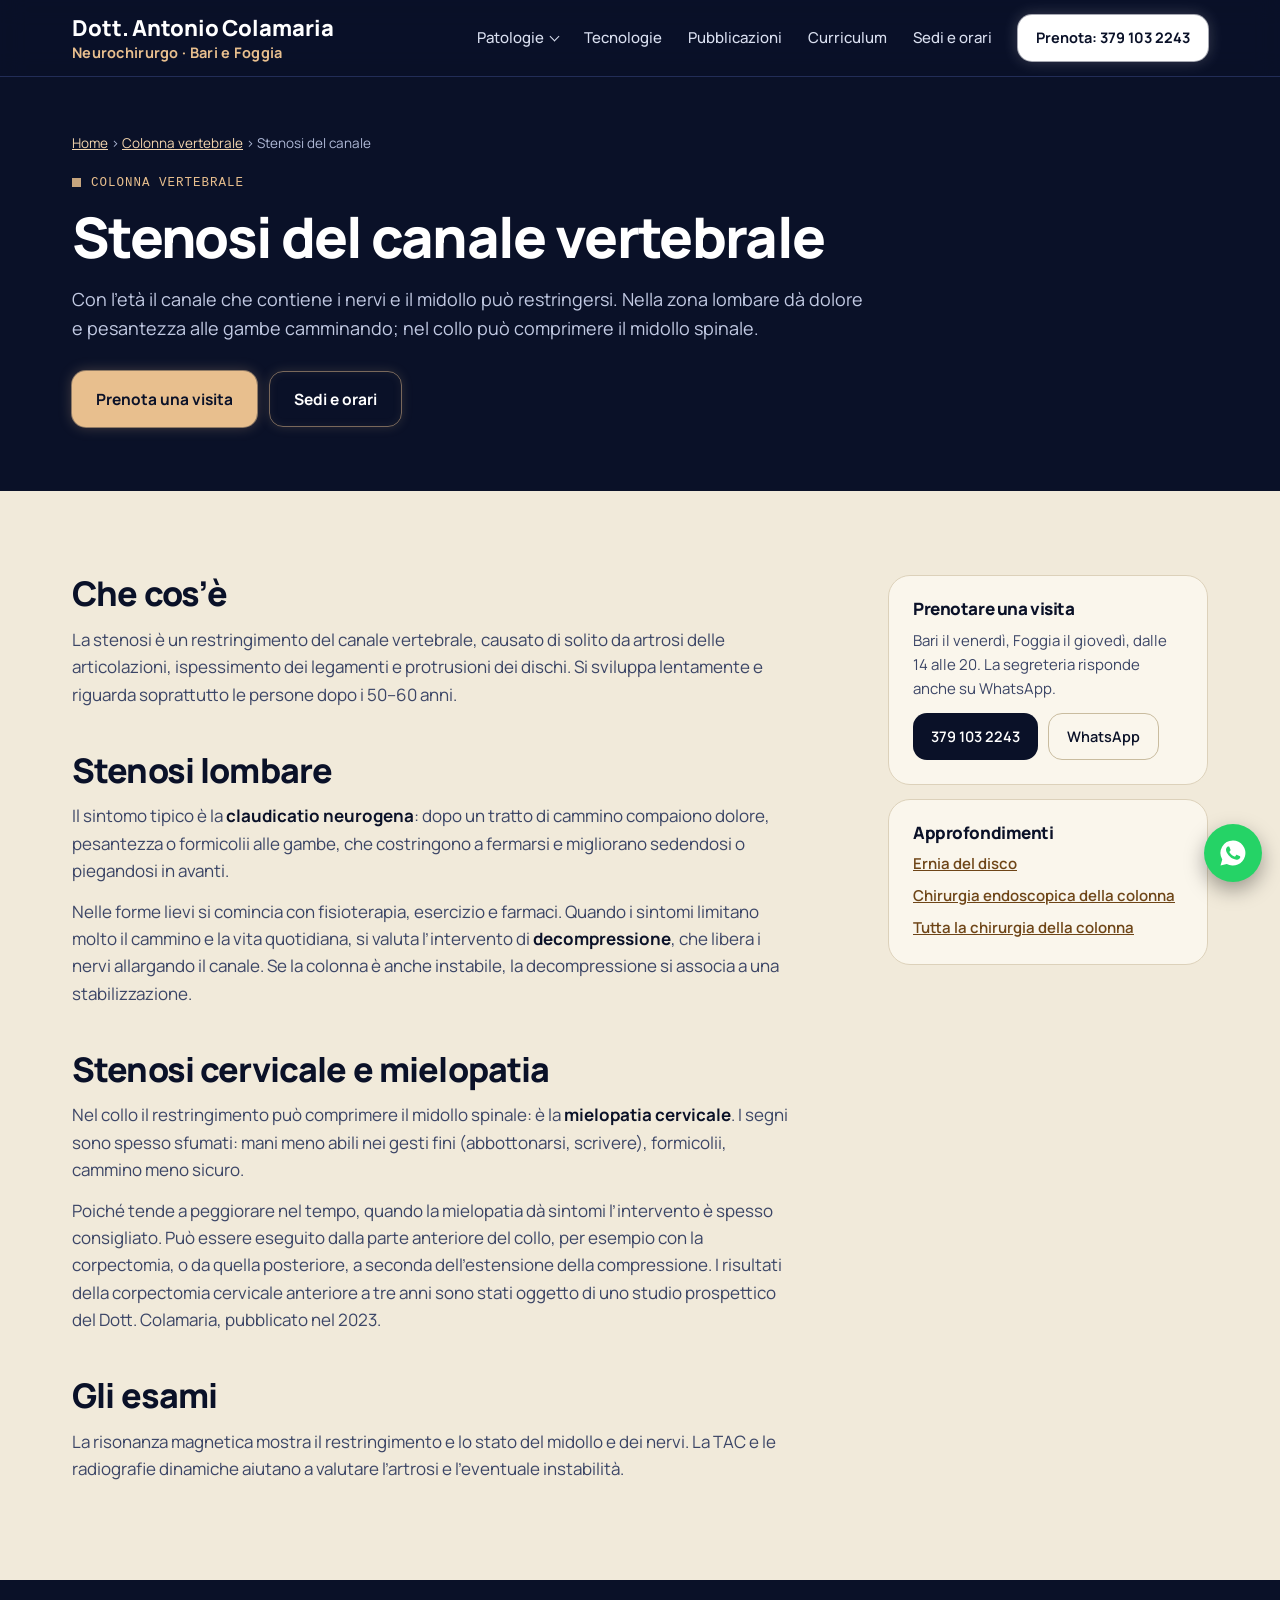
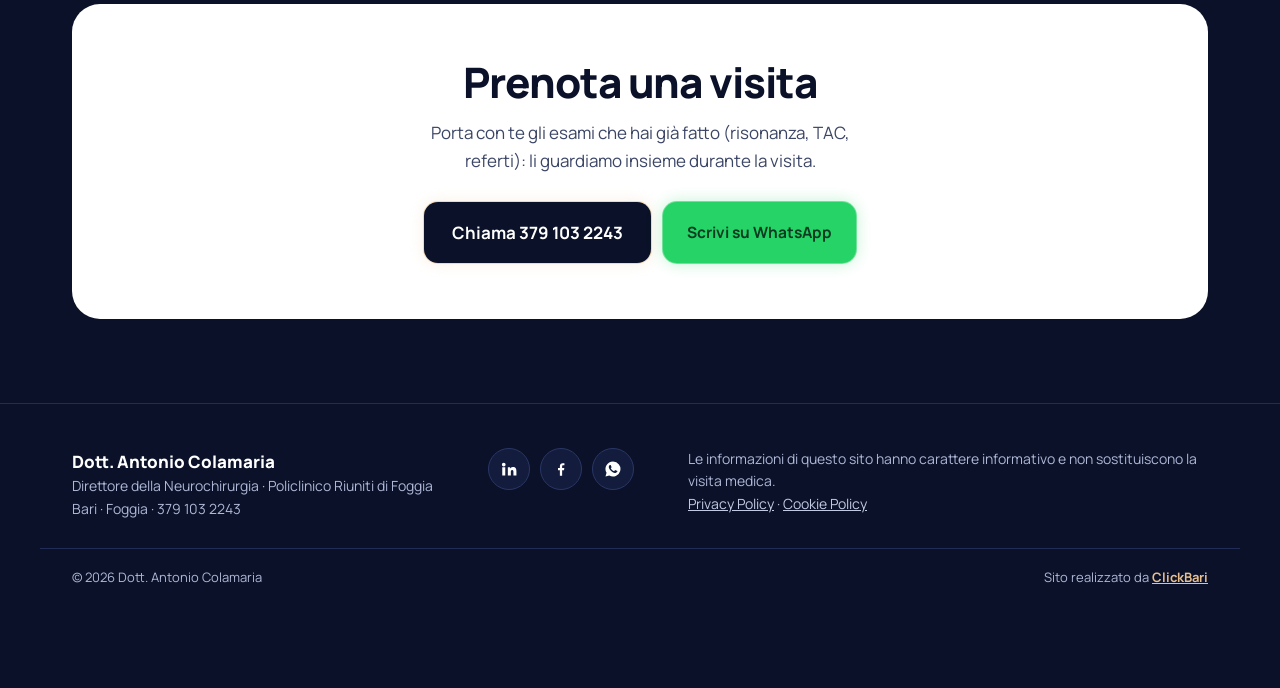
<file: stenosi-del-canale.html>
<!DOCTYPE html>
<html lang="it">
<head>
<meta charset="UTF-8">
<meta name="viewport" content="width=device-width, initial-scale=1">
<title>Stenosi del canale vertebrale lombare e cervicale · Dott. Antonio Colamaria</title>
<meta name="description" content="Stenosi lombare e mielopatia cervicale: sintomi, esami, terapie e intervento di decompressione. Visite neurochirurgiche a Bari e Foggia.">
<link rel="canonical" href="https://antoniocolamaria.it/stenosi-del-canale.html">
<meta name="theme-color" content="#0A1128">
<link rel="icon" type="image/svg+xml" href="img/favicon.svg">
<link rel="icon" type="image/png" href="favicon.png">
<link rel="apple-touch-icon" href="img/apple-touch-icon.png">
<meta property="og:type" content="website">
<meta property="og:locale" content="it_IT">
<meta property="og:site_name" content="Dott. Antonio Colamaria">
<meta property="og:title" content="Stenosi del canale vertebrale lombare e cervicale · Dott. Antonio Colamaria">
<meta property="og:description" content="Stenosi lombare e mielopatia cervicale: sintomi, esami, terapie e intervento di decompressione. Visite neurochirurgiche a Bari e Foggia.">
<meta property="og:url" content="https://antoniocolamaria.it/stenosi-del-canale.html">
<meta property="og:image" content="https://antoniocolamaria.it/img/og.jpg">
<meta name="twitter:card" content="summary_large_image">
<link rel="preload" href="fonts/manrope-latin-800-normal.woff2" as="font" type="font/woff2" crossorigin>
<link rel="preload" href="fonts/manrope-latin-400-normal.woff2" as="font" type="font/woff2" crossorigin>
<link rel="stylesheet" href="assets/style.css">
<script type="application/ld+json">
[
 {
  "@context": "https://schema.org",
  "@type": "BreadcrumbList",
  "itemListElement": [
   {
    "@type": "ListItem",
    "position": 1,
    "name": "Home",
    "item": "https://antoniocolamaria.it/"
   },
   {
    "@type": "ListItem",
    "position": 2,
    "name": "Colonna vertebrale",
    "item": "https://antoniocolamaria.it/colonna-vertebrale.html"
   },
   {
    "@type": "ListItem",
    "position": 3,
    "name": "Stenosi del canale",
    "item": "https://antoniocolamaria.it/stenosi-del-canale.html"
   }
  ]
 },
 {
  "@context": "https://schema.org",
  "@type": "MedicalWebPage",
  "name": "Stenosi del canale vertebrale",
  "url": "https://antoniocolamaria.it/stenosi-del-canale.html",
  "inLanguage": "it",
  "about": "Colonna vertebrale",
  "author": {
   "@type": "Physician",
   "name": "Dott. Antonio Colamaria",
   "url": "https://antoniocolamaria.it/"
  }
 }
]
</script>
</head>
<body>

<header>
  <div class="wrap">
    <a href="/" class="brand"><strong>Dott. Antonio Colamaria</strong><span>Neurochirurgo · Bari e Foggia</span></a>
    <button class="menu-btn" type="button" aria-expanded="false" aria-controls="menu" aria-label="Apri il menu"><svg class="bars" viewBox="0 0 24 24" fill="none" stroke="currentColor" stroke-width="2" stroke-linecap="round" aria-hidden="true"><path d="M4 7h16M4 12h16M4 17h16"/></svg><svg class="x" viewBox="0 0 24 24" fill="none" stroke="currentColor" stroke-width="2" stroke-linecap="round" aria-hidden="true"><path d="M6 6l12 12M18 6L6 18"/></svg></button>
    <nav id="menu" aria-label="Menu principale">
      <div class="dd">
        <a href="/#patologie" class="dd-top">Patologie</a>
        <div class="sub">
          <a href="neuro-oncologia.html">Tumori del cervello</a>
          <a href="colonna-vertebrale.html">Colonna vertebrale</a>
          <a href="ernia-del-disco.html">Ernia del disco</a>
          <a href="stenosi-del-canale.html">Stenosi del canale</a>
          <a href="chirurgia-endoscopica-colonna.html">Chirurgia endoscopica</a>
          <a href="patologie-vascolari.html">Aneurismi e patologie vascolari</a>
          <a href="nervi-periferici.html">Nervi periferici</a>
          <a href="parkinson-dbs.html">Parkinson e DBS</a>
        </div>
      </div>
      <a href="tecnologie.html">Tecnologie</a>
      <a href="pubblicazioni.html">Pubblicazioni</a>
      <a href="curriculum.html">Curriculum</a>
      <a href="/#sedi">Sedi e orari</a>
      <a href="tel:+393791032243" class="btn btn-primary btn-sm">Prenota: 379 103 2243</a>
    </nav>
  </div>
</header>

<main>
<section class="p-hero">
  <div class="wrap">
    <div>
      <div class="crumbs"><a href="/">Home</a> › <a href="colonna-vertebrale.html">Colonna vertebrale</a> › Stenosi del canale</div>
      <div class="label">Colonna vertebrale</div>
      <h1>Stenosi del canale vertebrale</h1>
      <p class="lede">Con l’età il canale che contiene i nervi e il midollo può restringersi. Nella zona lombare dà dolore e pesantezza alle gambe camminando; nel collo può comprimere il midollo spinale.</p>
      <div class="actions">
        <a href="tel:+393791032243" class="btn btn-primary">Prenota una visita</a>
        <a href="/#sedi" class="btn btn-ghost">Sedi e orari</a>
      </div>
    </div>
  </div>
</section>

<section class="light">
  <div class="wrap layout">
    <article class="prose">
      <h2 style="margin-top:0">Che cos’è</h2>
      <p>La stenosi è un restringimento del canale vertebrale, causato di solito da artrosi delle articolazioni, ispessimento dei legamenti e protrusioni dei dischi. Si sviluppa lentamente e riguarda soprattutto le persone dopo i 50–60 anni.</p>

      <h2>Stenosi lombare</h2>
      <p>Il sintomo tipico è la <strong>claudicatio neurogena</strong>: dopo un tratto di cammino compaiono dolore, pesantezza o formicolii alle gambe, che costringono a fermarsi e migliorano sedendosi o piegandosi in avanti.</p>
      <p>Nelle forme lievi si comincia con fisioterapia, esercizio e farmaci. Quando i sintomi limitano molto il cammino e la vita quotidiana, si valuta l’intervento di <strong>decompressione</strong>, che libera i nervi allargando il canale. Se la colonna è anche instabile, la decompressione si associa a una stabilizzazione.</p>

      <h2>Stenosi cervicale e mielopatia</h2>
      <p>Nel collo il restringimento può comprimere il midollo spinale: è la <strong>mielopatia cervicale</strong>. I segni sono spesso sfumati: mani meno abili nei gesti fini (abbottonarsi, scrivere), formicolii, cammino meno sicuro.</p>
      <p>Poiché tende a peggiorare nel tempo, quando la mielopatia dà sintomi l’intervento è spesso consigliato. Può essere eseguito dalla parte anteriore del collo, per esempio con la corpectomia, o da quella posteriore, a seconda dell’estensione della compressione. I risultati della corpectomia cervicale anteriore a tre anni sono stati oggetto di uno studio prospettico del Dott. Colamaria, pubblicato nel 2023.</p>

      <h2>Gli esami</h2>
      <p>La risonanza magnetica mostra il restringimento e lo stato del midollo e dei nervi. La TAC e le radiografie dinamiche aiutano a valutare l’artrosi e l’eventuale instabilità.</p>
    </article>
    <aside class="aside">
      <div class="box">
        <h3>Prenotare una visita</h3>
        <p>Bari il venerdì, Foggia il giovedì, dalle 14 alle 20. La segreteria risponde anche su WhatsApp.</p>
        <p style="margin-top:12px;display:flex;flex-wrap:wrap;gap:10px"><a href="tel:+393791032243" class="btn btn-primary btn-sm">379 103 2243</a><a href="https://wa.me/393791032243?text=Buongiorno%2C%20vorrei%20prenotare%20una%20visita%20con%20il%20Dott.%20Colamaria." class="btn btn-ghost btn-sm" target="_blank" rel="noopener">WhatsApp</a></p>
      </div>
      <div class="box">
        <h3>Approfondimenti</h3>
        <ul>
          <li><a href="ernia-del-disco.html">Ernia del disco</a></li>
          <li><a href="chirurgia-endoscopica-colonna.html">Chirurgia endoscopica della colonna</a></li>
          <li><a href="colonna-vertebrale.html">Tutta la chirurgia della colonna</a></li>
        </ul>
      </div>
    </aside>
  </div>
</section>

<section class="cta">
  <div class="wrap"><div class="inner">
    <h2>Prenota una visita</h2>
    <p>Porta con te gli esami che hai già fatto (risonanza, TAC, referti): li guardiamo insieme durante la visita.</p>
    <div class="cta-actions">
      <a href="tel:+393791032243" class="btn btn-primary">Chiama 379 103 2243</a>
      <a href="https://wa.me/393791032243?text=Buongiorno%2C%20vorrei%20prenotare%20una%20visita%20con%20il%20Dott.%20Colamaria." class="btn btn-wa social" target="_blank" rel="noopener">Scrivi su WhatsApp</a>
    </div>
  </div></div>
</section>
</main>

<footer>
  <div class="wrap">
    <div>
      <strong>Dott. Antonio Colamaria</strong><br>
      Direttore della Neurochirurgia · Policlinico Riuniti di Foggia<br>
      Bari · Foggia · 379 103 2243
    </div>
    <div class="foot-social">
      <a href="https://www.linkedin.com/in/antonio-colamaria-a13306196/" target="_blank" rel="noopener me" aria-label="LinkedIn del Dott. Colamaria"><svg viewBox="0 0 24 24" aria-hidden="true"><path d="M4.98 3.5a2.5 2.5 0 1 1 0 5 2.5 2.5 0 0 1 0-5ZM3 9.75h4v11H3v-11Zm6.5 0h3.8v1.5h.06c.53-1 1.83-2.05 3.77-2.05 4.03 0 4.77 2.65 4.77 6.1v5.45h-4v-4.83c0-1.15-.02-2.63-1.6-2.63-1.6 0-1.85 1.25-1.85 2.55v4.91h-4v-11Z"/></svg></a>
      <a href="https://www.facebook.com/AntonioColamariaNeurochirurgo" target="_blank" rel="noopener me" aria-label="Facebook del Dott. Colamaria"><svg viewBox="0 0 24 24" aria-hidden="true"><path d="M13.5 21v-7.5h2.5l.4-3h-2.9V8.6c0-.87.25-1.46 1.5-1.46h1.55V4.45A20 20 0 0 0 14.3 4.3c-2.25 0-3.8 1.37-3.8 3.9v2.3H8v3h2.5V21h3Z"/></svg></a>
      <a href="https://wa.me/393791032243?text=Buongiorno%2C%20vorrei%20prenotare%20una%20visita%20con%20il%20Dott.%20Colamaria." target="_blank" rel="noopener" aria-label="WhatsApp della segreteria per prenotare"><svg viewBox="0 0 24 24" aria-hidden="true"><path d="M12 2a10 10 0 0 0-8.6 15.1L2 22l5-1.3A10 10 0 1 0 12 2Zm5.3 14.1c-.2.6-1.3 1.2-1.8 1.2-.5.1-1 .1-3.3-.8-2.8-1.1-4.5-4-4.7-4.2-.1-.2-1.1-1.5-1.1-2.9s.7-2 1-2.3c.2-.3.5-.3.7-.3h.5c.2 0 .4 0 .6.5l.8 2c.1.2.1.4 0 .5l-.3.5-.4.4c-.1.1-.3.3-.1.6.2.3.8 1.3 1.6 2.1 1.1 1 2 1.3 2.3 1.4.3.1.5.1.6-.1l.9-1.1c.2-.3.4-.2.7-.1l1.9.9c.3.1.5.2.5.3.1.2.1.8-.1 1.4Z"/></svg></a>
    </div>
    <div class="disclaimer">Le informazioni di questo sito hanno carattere informativo e non sostituiscono la visita medica.<br><a href="privacy.html">Privacy Policy</a> · <a href="cookie.html">Cookie Policy</a> · <button type="button" class="cc-open">Preferenze cookie</button></div>
  </div>
  <div class="wrap credit">
    <span>© <span id="y">2026</span> Dott. Antonio Colamaria</span>
    <span>Sito realizzato da <a href="https://clickbari.it" target="_blank" rel="noopener">ClickBari</a></span>
  </div>
</footer>

<div class="callbar"><a href="tel:+393791032243" class="btn btn-primary">Chiama per prenotare</a></div>
<a class="wa-float" href="https://wa.me/393791032243?text=Buongiorno%2C%20vorrei%20prenotare%20una%20visita%20con%20il%20Dott.%20Colamaria." target="_blank" rel="noopener" aria-label="Scrivi alla segreteria su WhatsApp per prenotare"><svg viewBox="0 0 24 24" aria-hidden="true"><path d="M12 2a10 10 0 0 0-8.6 15.1L2 22l5-1.3A10 10 0 1 0 12 2Zm5.3 14.1c-.2.6-1.3 1.2-1.8 1.2-.5.1-1 .1-3.3-.8-2.8-1.1-4.5-4-4.7-4.2-.1-.2-1.1-1.5-1.1-2.9s.7-2 1-2.3c.2-.3.5-.3.7-.3h.5c.2 0 .4 0 .6.5l.8 2c.1.2.1.4 0 .5l-.3.5-.4.4c-.1.1-.3.3-.1.6.2.3.8 1.3 1.6 2.1 1.1 1 2 1.3 2.3 1.4.3.1.5.1.6-.1l.9-1.1c.2-.3.4-.2.7-.1l1.9.9c.3.1.5.2.5.3.1.2.1.8-.1 1.4Z"/></svg></a>
<script src="assets/site.js"></script>
<script src="assets/consent.js" defer></script>
</body>
</html>
</file>
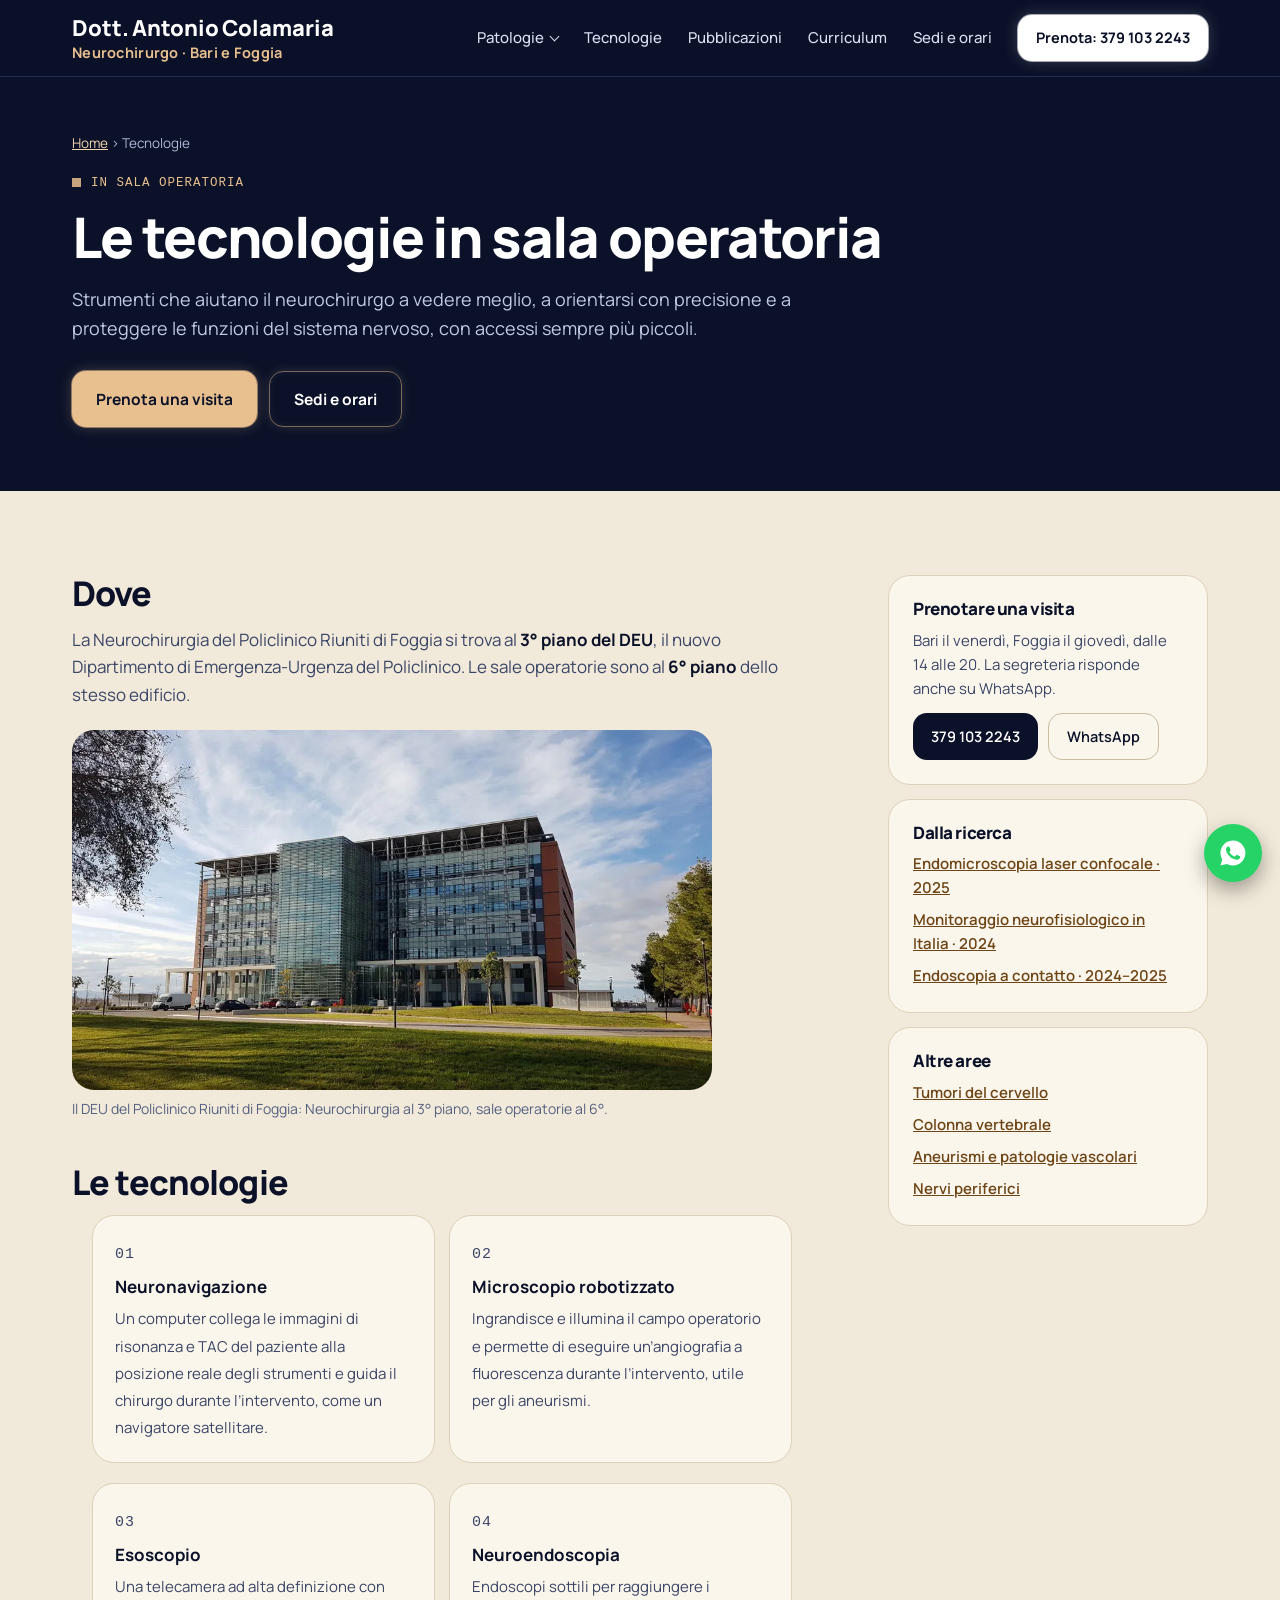
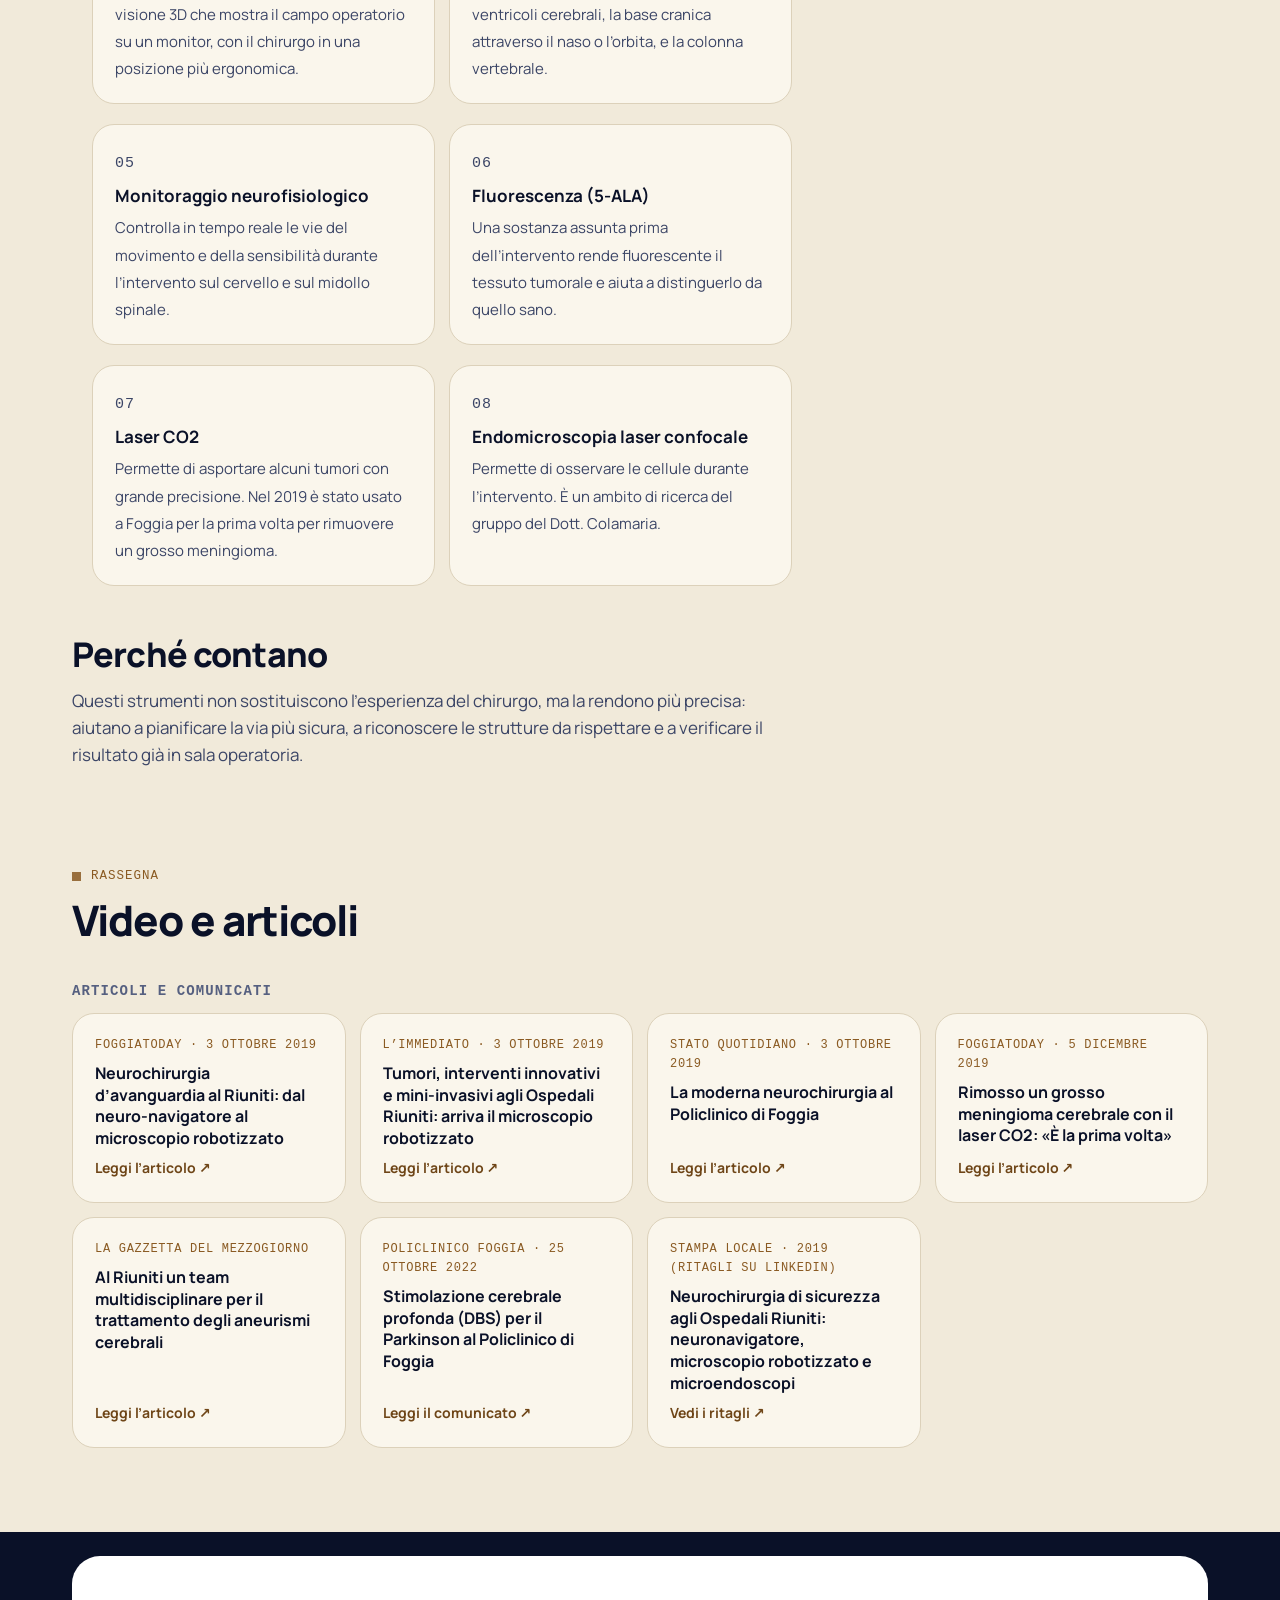
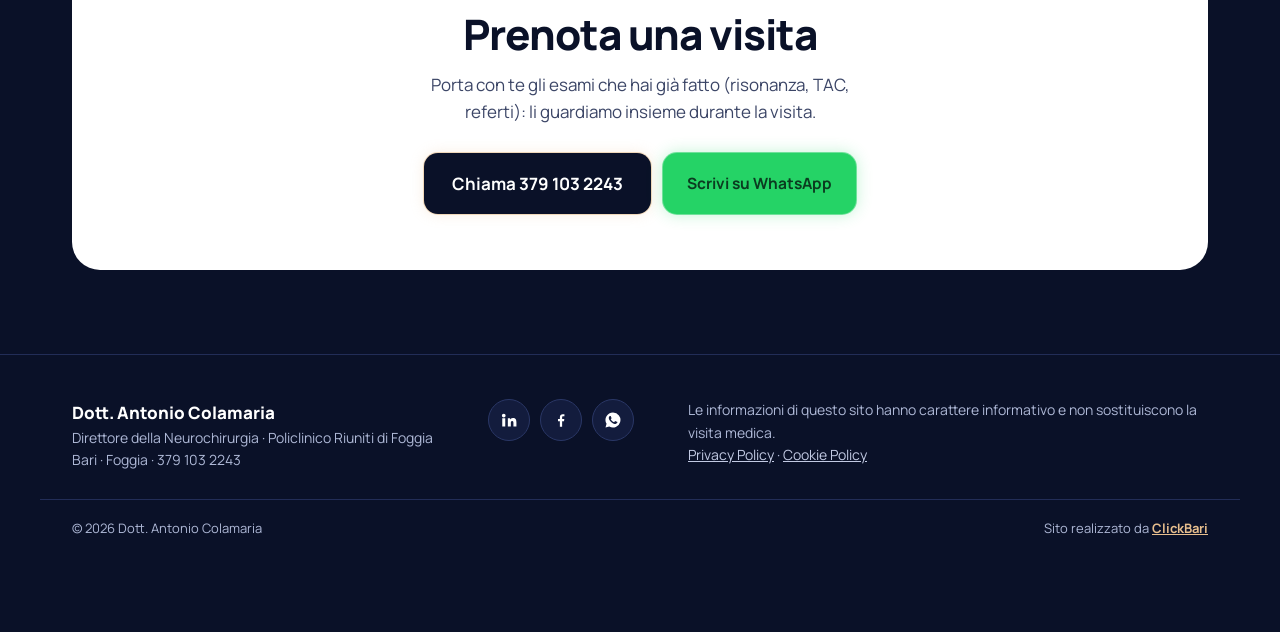
<file: tecnologie.html>
<!DOCTYPE html>
<html lang="it">
<head>
<meta charset="UTF-8">
<meta name="viewport" content="width=device-width, initial-scale=1">
<title>Tecnologie in sala operatoria · Neurochirurgia, Dott. Antonio Colamaria</title>
<meta name="description" content="Neuronavigazione, microscopio robotizzato, esoscopio, endoscopia, monitoraggio neurofisiologico, fluorescenza e laser: le tecnologie della Neurochirurgia del Policlinico Riuniti di Foggia.">
<link rel="canonical" href="https://antoniocolamaria.it/tecnologie.html">
<meta name="theme-color" content="#0A1128">
<link rel="icon" type="image/svg+xml" href="img/favicon.svg">
<link rel="icon" type="image/png" href="favicon.png">
<link rel="apple-touch-icon" href="img/apple-touch-icon.png">
<meta property="og:type" content="website">
<meta property="og:locale" content="it_IT">
<meta property="og:site_name" content="Dott. Antonio Colamaria">
<meta property="og:title" content="Tecnologie in sala operatoria · Neurochirurgia, Dott. Antonio Colamaria">
<meta property="og:description" content="Neuronavigazione, microscopio robotizzato, esoscopio, endoscopia, monitoraggio neurofisiologico, fluorescenza e laser: le tecnologie della Neurochirurgia del Policlinico Riuniti di Foggia.">
<meta property="og:url" content="https://antoniocolamaria.it/tecnologie.html">
<meta property="og:image" content="https://antoniocolamaria.it/img/og.jpg">
<meta name="twitter:card" content="summary_large_image">
<link rel="preload" href="fonts/manrope-latin-800-normal.woff2" as="font" type="font/woff2" crossorigin>
<link rel="preload" href="fonts/manrope-latin-400-normal.woff2" as="font" type="font/woff2" crossorigin>
<link rel="stylesheet" href="assets/style.css">
<script type="application/ld+json">
[
 {
  "@context": "https://schema.org",
  "@type": "BreadcrumbList",
  "itemListElement": [
   {
    "@type": "ListItem",
    "position": 1,
    "name": "Home",
    "item": "https://antoniocolamaria.it/"
   },
   {
    "@type": "ListItem",
    "position": 2,
    "name": "Tecnologie",
    "item": "https://antoniocolamaria.it/tecnologie.html"
   }
  ]
 },
 {
  "@context": "https://schema.org",
  "@type": "MedicalWebPage",
  "name": "Le tecnologie in sala operatoria",
  "url": "https://antoniocolamaria.it/tecnologie.html",
  "inLanguage": "it",
  "about": "In sala operatoria",
  "author": {
   "@type": "Physician",
   "name": "Dott. Antonio Colamaria",
   "url": "https://antoniocolamaria.it/"
  }
 }
]
</script>
</head>
<body>

<header>
  <div class="wrap">
    <a href="/" class="brand"><strong>Dott. Antonio Colamaria</strong><span>Neurochirurgo · Bari e Foggia</span></a>
    <button class="menu-btn" type="button" aria-expanded="false" aria-controls="menu" aria-label="Apri il menu"><svg class="bars" viewBox="0 0 24 24" fill="none" stroke="currentColor" stroke-width="2" stroke-linecap="round" aria-hidden="true"><path d="M4 7h16M4 12h16M4 17h16"/></svg><svg class="x" viewBox="0 0 24 24" fill="none" stroke="currentColor" stroke-width="2" stroke-linecap="round" aria-hidden="true"><path d="M6 6l12 12M18 6L6 18"/></svg></button>
    <nav id="menu" aria-label="Menu principale">
      <div class="dd">
        <a href="/#patologie" class="dd-top">Patologie</a>
        <div class="sub">
          <a href="neuro-oncologia.html">Tumori del cervello</a>
          <a href="colonna-vertebrale.html">Colonna vertebrale</a>
          <a href="ernia-del-disco.html">Ernia del disco</a>
          <a href="stenosi-del-canale.html">Stenosi del canale</a>
          <a href="chirurgia-endoscopica-colonna.html">Chirurgia endoscopica</a>
          <a href="patologie-vascolari.html">Aneurismi e patologie vascolari</a>
          <a href="nervi-periferici.html">Nervi periferici</a>
          <a href="parkinson-dbs.html">Parkinson e DBS</a>
        </div>
      </div>
      <a href="tecnologie.html">Tecnologie</a>
      <a href="pubblicazioni.html">Pubblicazioni</a>
      <a href="curriculum.html">Curriculum</a>
      <a href="/#sedi">Sedi e orari</a>
      <a href="tel:+393791032243" class="btn btn-primary btn-sm">Prenota: 379 103 2243</a>
    </nav>
  </div>
</header>

<main>
<section class="p-hero">
  <div class="wrap">
    <div>
      <div class="crumbs"><a href="/">Home</a> › Tecnologie</div>
      <div class="label">In sala operatoria</div>
      <h1>Le tecnologie in sala operatoria</h1>
      <p class="lede">Strumenti che aiutano il neurochirurgo a vedere meglio, a orientarsi con precisione e a proteggere le funzioni del sistema nervoso, con accessi sempre più piccoli.</p>
      <div class="actions">
        <a href="tel:+393791032243" class="btn btn-primary">Prenota una visita</a>
        <a href="/#sedi" class="btn btn-ghost">Sedi e orari</a>
      </div>
    </div>
  </div>
</section>

<section class="light">
  <div class="wrap layout">
    <article class="prose">
      <h2 style="margin-top:0">Dove</h2>
      <p>La Neurochirurgia del Policlinico Riuniti di Foggia si trova al <strong>3° piano del DEU</strong>, il nuovo Dipartimento di Emergenza-Urgenza del Policlinico. Le sale operatorie sono al <strong>6° piano</strong> dello stesso edificio.</p>
      <figure class="photo"><img src="img/deu-policlinico-foggia.webp" alt="Il nuovo DEU, Dipartimento di Emergenza-Urgenza del Policlinico Riuniti di Foggia" width="1000" height="563" loading="lazy"><figcaption>Il DEU del Policlinico Riuniti di Foggia: Neurochirurgia al 3° piano, sale operatorie al 6°.</figcaption></figure>

      <h2>Le tecnologie</h2>
      <ul class="steps">
        <li><span class="num">01</span><b>Neuronavigazione</b><span>Un computer collega le immagini di risonanza e TAC del paziente alla posizione reale degli strumenti e guida il chirurgo durante l’intervento, come un navigatore satellitare.</span></li>
        <li><span class="num">02</span><b>Microscopio robotizzato</b><span>Ingrandisce e illumina il campo operatorio e permette di eseguire un’angiografia a fluorescenza durante l’intervento, utile per gli aneurismi.</span></li>
        <li><span class="num">03</span><b>Esoscopio</b><span>Una telecamera ad alta definizione con visione 3D che mostra il campo operatorio su un monitor, con il chirurgo in una posizione più ergonomica.</span></li>
        <li><span class="num">04</span><b>Neuroendoscopia</b><span>Endoscopi sottili per raggiungere i ventricoli cerebrali, la base cranica attraverso il naso o l’orbita, e la colonna vertebrale.</span></li>
        <li><span class="num">05</span><b>Monitoraggio neurofisiologico</b><span>Controlla in tempo reale le vie del movimento e della sensibilità durante l’intervento sul cervello e sul midollo spinale.</span></li>
        <li><span class="num">06</span><b>Fluorescenza (5-ALA)</b><span>Una sostanza assunta prima dell’intervento rende fluorescente il tessuto tumorale e aiuta a distinguerlo da quello sano.</span></li>
        <li><span class="num">07</span><b>Laser CO2</b><span>Permette di asportare alcuni tumori con grande precisione. Nel 2019 è stato usato a Foggia per la prima volta per rimuovere un grosso meningioma.</span></li>
        <li><span class="num">08</span><b>Endomicroscopia laser confocale</b><span>Permette di osservare le cellule durante l’intervento. È un ambito di ricerca del gruppo del Dott. Colamaria.</span></li>
      </ul>

      <h2>Perché contano</h2>
      <p>Questi strumenti non sostituiscono l’esperienza del chirurgo, ma la rendono più precisa: aiutano a pianificare la via più sicura, a riconoscere le strutture da rispettare e a verificare il risultato già in sala operatoria.</p>
    </article>
    <aside class="aside">
      <div class="box">
        <h3>Prenotare una visita</h3>
        <p>Bari il venerdì, Foggia il giovedì, dalle 14 alle 20. La segreteria risponde anche su WhatsApp.</p>
        <p style="margin-top:12px;display:flex;flex-wrap:wrap;gap:10px"><a href="tel:+393791032243" class="btn btn-primary btn-sm">379 103 2243</a><a href="https://wa.me/393791032243?text=Buongiorno%2C%20vorrei%20prenotare%20una%20visita%20con%20il%20Dott.%20Colamaria." class="btn btn-ghost btn-sm" target="_blank" rel="noopener">WhatsApp</a></p>
      </div>
      <div class="box">
        <h3>Dalla ricerca</h3>
        <ul>
          <li><a href="pubblicazioni.html#p2025-confocale">Endomicroscopia laser confocale · 2025</a></li>
          <li><a href="pubblicazioni.html">Monitoraggio neurofisiologico in Italia · 2024</a></li>
          <li><a href="pubblicazioni.html">Endoscopia a contatto · 2024–2025</a></li>
        </ul>
      </div>
      <div class="box">
        <h3>Altre aree</h3>
        <ul>
          <li><a href="neuro-oncologia.html">Tumori del cervello</a></li>
          <li><a href="colonna-vertebrale.html">Colonna vertebrale</a></li>
          <li><a href="patologie-vascolari.html">Aneurismi e patologie vascolari</a></li>
          <li><a href="nervi-periferici.html">Nervi periferici</a></li>
        </ul>
      </div>
    </aside>
  </div>
</section>

<section class="light" style="padding-top:0">
  <div class="wrap">
    <div class="head">
      <div class="kicker">Rassegna</div>
      <h2>Video e articoli</h2>
    </div>
    <h3 class="sub-h">Articoli e comunicati</h3>
    <div class="media-grid">
      <a class="media" href="http://www.foggiatoday.it/salute/tumori-tecniche-avanguardia-neurochirurgia-ospedali-riuniti-foggia.html" target="_blank" rel="noopener">
        <span class="src">FoggiaToday · 3 ottobre 2019</span>
        <b>Neurochirurgia d’avanguardia al Riuniti: dal neuro-navigatore al microscopio robotizzato</b>
        <span class="go">Leggi l’articolo ↗</span>
      </a>
      <a class="media" href="https://www.immediato.net/2019/10/03/tumori-interventi-innovativi-e-mininvasivi-agli-ospedali-riuniti-di-foggia-arriva-microscopio-robotizzato-ad-altissima-tecnologia/" target="_blank" rel="noopener">
        <span class="src">l’Immediato · 3 ottobre 2019</span>
        <b>Tumori, interventi innovativi e mini-invasivi agli Ospedali Riuniti: arriva il microscopio robotizzato</b>
        <span class="go">Leggi l’articolo ↗</span>
      </a>
      <a class="media" href="https://www.statoquotidiano.it/03/10/2019/la-moderna-neurochirurgia-al-policlinico-foggia/696739/" target="_blank" rel="noopener">
        <span class="src">Stato Quotidiano · 3 ottobre 2019</span>
        <b>La moderna neurochirurgia al Policlinico di Foggia</b>
        <span class="go">Leggi l’articolo ↗</span>
      </a>
      <a class="media" href="https://www.foggiatoday.it/salute/intervento-chirurgico-foggia-asportazione-meningioma-cerebrale-laser.html" target="_blank" rel="noopener">
        <span class="src">FoggiaToday · 5 dicembre 2019</span>
        <b>Rimosso un grosso meningioma cerebrale con il laser CO2: «È la prima volta»</b>
        <span class="go">Leggi l’articolo ↗</span>
      </a>
      <a class="media" href="https://www.lagazzettadelmezzogiorno.it/news/foggia/1264269/foggia-al-riuniti-un-team-multidisciplinare-per-trattamento-degli-aneurismi-cerebrali.html" target="_blank" rel="noopener">
        <span class="src">La Gazzetta del Mezzogiorno</span>
        <b>Al Riuniti un team multidisciplinare per il trattamento degli aneurismi cerebrali</b>
        <span class="go">Leggi l’articolo ↗</span>
      </a>
      <a class="media" href="https://m.facebook.com/story.php?story_fbid=pfbid0biDZ2dSycbrsN1qtnwvQ13q5jfTUnYx4AHA68aR9RhHzQUDR3byFw26QLHyFhQPMl&amp;id=100071140897463" target="_blank" rel="noopener">
        <span class="src">Policlinico Foggia · 25 ottobre 2022</span>
        <b>Stimolazione cerebrale profonda (DBS) per il Parkinson al Policlinico di Foggia</b>
        <span class="go">Leggi il comunicato ↗</span>
      </a>
      <a class="media" href="https://www.linkedin.com/posts/antonio-colamaria-a13306196_activity-6604684737762078721-dHaA/" target="_blank" rel="noopener">
        <span class="src">Stampa locale · 2019 (ritagli su LinkedIn)</span>
        <b>Neurochirurgia di sicurezza agli Ospedali Riuniti: neuronavigatore, microscopio robotizzato e microendoscopi</b>
        <span class="go">Vedi i ritagli ↗</span>
      </a>
    </div>
  </div>
</section>

<section class="cta">
  <div class="wrap"><div class="inner">
    <h2>Prenota una visita</h2>
    <p>Porta con te gli esami che hai già fatto (risonanza, TAC, referti): li guardiamo insieme durante la visita.</p>
    <div class="cta-actions">
      <a href="tel:+393791032243" class="btn btn-primary">Chiama 379 103 2243</a>
      <a href="https://wa.me/393791032243?text=Buongiorno%2C%20vorrei%20prenotare%20una%20visita%20con%20il%20Dott.%20Colamaria." class="btn btn-wa social" target="_blank" rel="noopener">Scrivi su WhatsApp</a>
    </div>
  </div></div>
</section>
</main>

<footer>
  <div class="wrap">
    <div>
      <strong>Dott. Antonio Colamaria</strong><br>
      Direttore della Neurochirurgia · Policlinico Riuniti di Foggia<br>
      Bari · Foggia · 379 103 2243
    </div>
    <div class="foot-social">
      <a href="https://www.linkedin.com/in/antonio-colamaria-a13306196/" target="_blank" rel="noopener me" aria-label="LinkedIn del Dott. Colamaria"><svg viewBox="0 0 24 24" aria-hidden="true"><path d="M4.98 3.5a2.5 2.5 0 1 1 0 5 2.5 2.5 0 0 1 0-5ZM3 9.75h4v11H3v-11Zm6.5 0h3.8v1.5h.06c.53-1 1.83-2.05 3.77-2.05 4.03 0 4.77 2.65 4.77 6.1v5.45h-4v-4.83c0-1.15-.02-2.63-1.6-2.63-1.6 0-1.85 1.25-1.85 2.55v4.91h-4v-11Z"/></svg></a>
      <a href="https://www.facebook.com/AntonioColamariaNeurochirurgo" target="_blank" rel="noopener me" aria-label="Facebook del Dott. Colamaria"><svg viewBox="0 0 24 24" aria-hidden="true"><path d="M13.5 21v-7.5h2.5l.4-3h-2.9V8.6c0-.87.25-1.46 1.5-1.46h1.55V4.45A20 20 0 0 0 14.3 4.3c-2.25 0-3.8 1.37-3.8 3.9v2.3H8v3h2.5V21h3Z"/></svg></a>
      <a href="https://wa.me/393791032243?text=Buongiorno%2C%20vorrei%20prenotare%20una%20visita%20con%20il%20Dott.%20Colamaria." target="_blank" rel="noopener" aria-label="WhatsApp della segreteria per prenotare"><svg viewBox="0 0 24 24" aria-hidden="true"><path d="M12 2a10 10 0 0 0-8.6 15.1L2 22l5-1.3A10 10 0 1 0 12 2Zm5.3 14.1c-.2.6-1.3 1.2-1.8 1.2-.5.1-1 .1-3.3-.8-2.8-1.1-4.5-4-4.7-4.2-.1-.2-1.1-1.5-1.1-2.9s.7-2 1-2.3c.2-.3.5-.3.7-.3h.5c.2 0 .4 0 .6.5l.8 2c.1.2.1.4 0 .5l-.3.5-.4.4c-.1.1-.3.3-.1.6.2.3.8 1.3 1.6 2.1 1.1 1 2 1.3 2.3 1.4.3.1.5.1.6-.1l.9-1.1c.2-.3.4-.2.7-.1l1.9.9c.3.1.5.2.5.3.1.2.1.8-.1 1.4Z"/></svg></a>
    </div>
    <div class="disclaimer">Le informazioni di questo sito hanno carattere informativo e non sostituiscono la visita medica.<br><a href="privacy.html">Privacy Policy</a> · <a href="cookie.html">Cookie Policy</a> · <button type="button" class="cc-open">Preferenze cookie</button></div>
  </div>
  <div class="wrap credit">
    <span>© <span id="y">2026</span> Dott. Antonio Colamaria</span>
    <span>Sito realizzato da <a href="https://clickbari.it" target="_blank" rel="noopener">ClickBari</a></span>
  </div>
</footer>

<div class="callbar"><a href="tel:+393791032243" class="btn btn-primary">Chiama per prenotare</a></div>
<a class="wa-float" href="https://wa.me/393791032243?text=Buongiorno%2C%20vorrei%20prenotare%20una%20visita%20con%20il%20Dott.%20Colamaria." target="_blank" rel="noopener" aria-label="Scrivi alla segreteria su WhatsApp per prenotare"><svg viewBox="0 0 24 24" aria-hidden="true"><path d="M12 2a10 10 0 0 0-8.6 15.1L2 22l5-1.3A10 10 0 1 0 12 2Zm5.3 14.1c-.2.6-1.3 1.2-1.8 1.2-.5.1-1 .1-3.3-.8-2.8-1.1-4.5-4-4.7-4.2-.1-.2-1.1-1.5-1.1-2.9s.7-2 1-2.3c.2-.3.5-.3.7-.3h.5c.2 0 .4 0 .6.5l.8 2c.1.2.1.4 0 .5l-.3.5-.4.4c-.1.1-.3.3-.1.6.2.3.8 1.3 1.6 2.1 1.1 1 2 1.3 2.3 1.4.3.1.5.1.6-.1l.9-1.1c.2-.3.4-.2.7-.1l1.9.9c.3.1.5.2.5.3.1.2.1.8-.1 1.4Z"/></svg></a>
<script src="assets/site.js"></script>
<script src="assets/consent.js" defer></script>
</body>
</html>
</file>
<file: assets/style.css>
@font-face{font-family:'Manrope';font-weight:400;font-style:normal;font-display:swap;src:url(../fonts/manrope-latin-400-normal.woff2) format('woff2')}
@font-face{font-family:'Manrope';font-weight:500;font-style:normal;font-display:swap;src:url(../fonts/manrope-latin-500-normal.woff2) format('woff2')}
@font-face{font-family:'Manrope';font-weight:600;font-style:normal;font-display:swap;src:url(../fonts/manrope-latin-600-normal.woff2) format('woff2')}
@font-face{font-family:'Manrope';font-weight:700;font-style:normal;font-display:swap;src:url(../fonts/manrope-latin-700-normal.woff2) format('woff2')}
@font-face{font-family:'Manrope';font-weight:800;font-style:normal;font-display:swap;src:url(../fonts/manrope-latin-800-normal.woff2) format('woff2')}

/* Tema "Notte": blu notte, accenti blu chiaro e magenta.
   I nomi storici delle variabili restano (le pagine interne li usano):
   --paper = fondo pagina, --white = superfici (card), --ink = testo, --teal = accento blu, --amber = accento magenta */
:root{
  --paper:#0A1128; --white:#131C3D; --paper-2:#1B2650; --line:#222D57; --line-2:#2A3766;
  --ink:#FFFFFF; --ink-soft:#C2CAE3; --ink-mute:#AEB8D6;
  --teal:#E8BF8E; --teal-deep:#F3D5AE; --teal-light:#1B2650; --amber:#FF7AC0; --mint:#7FE3D2; --gold:#FFC861;
  --r-xl:28px; --r-lg:22px; --r-md:14px; --r-sm:8px;
}
*{box-sizing:border-box;margin:0;padding:0}
html{scroll-behavior:smooth;scroll-padding-top:84px;background:var(--paper)}
body{background:var(--paper);color:var(--ink);font-family:'Manrope',system-ui,sans-serif;font-size:16px;line-height:1.6;-webkit-font-smoothing:antialiased}
img{max-width:100%;display:block}
a{color:inherit}
.wrap{max-width:1200px;margin:0 auto;padding:0 32px}
h1,h2,h3{font-family:'Manrope',system-ui,sans-serif;font-weight:800;letter-spacing:-.025em;line-height:1.08}
h4{font-weight:700}
:focus-visible{outline:3px solid var(--amber);outline-offset:3px}
@media (prefers-reduced-motion:reduce){*{transition:none!important;animation:none!important;scroll-behavior:auto!important}}
@media(max-width:640px){.wrap{padding:0 20px}}

/* nav */
header{position:sticky;top:0;z-index:50;background:rgba(10,17,40,.88);backdrop-filter:blur(12px);-webkit-backdrop-filter:blur(12px);border-bottom:1px solid var(--line)}
header .wrap{display:flex;align-items:center;justify-content:space-between;height:76px;gap:16px;position:relative}
.brand{text-decoration:none;line-height:1.2}
.brand strong{display:block;font-weight:800;font-size:18px;letter-spacing:-.01em}
.brand span{font-size:13px;color:var(--ink-mute);font-weight:500}
nav{display:flex;align-items:center;gap:26px;font-size:15px;font-weight:500}
nav a{text-decoration:none;color:#D9DFF0}
nav a:hover{color:#fff}
.btn{display:inline-flex;align-items:center;justify-content:center;gap:8px;text-decoration:none;font-weight:700;font-size:15.5px;padding:15px 24px;border-radius:var(--r-md);transition:background .2s,transform .2s,border-color .2s,color .2s;font-family:inherit}
.btn-primary{background:var(--teal);color:#0A1128}
.btn-primary:hover{background:var(--teal-deep);transform:translateY(-1px)}
.btn-ghost{border:1px solid var(--line-2);color:#fff}
.btn-ghost:hover{border-color:var(--teal);background:var(--white)}
.btn-sm{padding:11px 18px;font-size:14.5px}
nav .btn{background:#fff;color:#0A1128}
nav .btn:hover{background:var(--teal-deep)}
/* menu mobile (hamburger) */
.menu-btn{display:none;width:46px;height:46px;border-radius:12px;border:1px solid var(--line-2);background:var(--white);color:#fff;cursor:pointer;align-items:center;justify-content:center}
.menu-btn svg{width:22px;height:22px}
.menu-btn .x{display:none}
.menu-btn[aria-expanded="true"] .x{display:block}
.menu-btn[aria-expanded="true"] .bars{display:none}
@media(max-width:860px){
  nav a:not(.btn){display:none}
  .js .menu-btn{display:inline-flex}
  .js nav{display:none;position:absolute;top:100%;left:0;right:0;flex-direction:column;align-items:stretch;gap:0;background:var(--paper);border-bottom:1px solid var(--line);padding:6px 20px 22px;box-shadow:0 20px 40px rgba(0,0,0,.35)}
  .js nav.open{display:flex}
  .js nav a:not(.btn){display:block;padding:15px 0;border-bottom:1px solid var(--line);font-size:17px;color:#fff}
  .js nav .btn{display:flex;margin-top:18px;padding:15px}
}

/* in home: pulsanti fissi solo dopo il primo schermo */
.callbar,.wa-float{transition:opacity .25s,transform .25s}
.has-hero:not(.past-hero) .callbar,.has-hero:not(.past-hero) .wa-float{opacity:0;pointer-events:none;transform:translateY(12px)}
@media(min-width:861px){
  header nav .btn{transition:opacity .25s}
  .has-hero:not(.past-hero) header nav .btn{opacity:0;pointer-events:none}
}

/* hero */
.hero{padding:56px 0 84px}
.hero .wrap{display:grid;grid-template-columns:1fr 1fr;gap:56px;align-items:center}
.hero-badge{display:inline-flex;align-items:center;gap:10px;background:var(--white);border:1px solid var(--line-2);border-radius:999px;padding:8px 18px 8px 10px;margin-bottom:26px;font-size:14.5px;color:#D9DFF0;line-height:1.35}
.hero-badge i{flex:0 0 26px;height:26px;border-radius:50%;background:var(--amber);display:grid;place-items:center}
.hero-badge i svg{width:14px;height:14px;fill:#0A1128}
.hero-badge b{color:#fff;font-weight:800}
.hero h1{font-size:clamp(40px,5.4vw,68px);letter-spacing:-.035em;line-height:1.02}
.hero h1 em{font-style:normal;color:var(--teal)}
.hero .lede{margin-top:22px;font-size:19px;color:var(--ink-soft);max-width:34em}
.hero-actions{margin-top:30px;display:flex;flex-wrap:wrap;gap:12px}
.portrait{border-radius:var(--r-xl);overflow:hidden;background:var(--white);aspect-ratio:4/4.6;width:100%}
.portrait img{width:100%;height:100%;object-fit:cover;object-position:top center}
@media(max-width:900px){
  .hero{padding:20px 0 56px}
  .hero .wrap{grid-template-columns:1fr;gap:28px}
  .portrait{order:-1;aspect-ratio:4/3.3;max-width:560px;border-radius:var(--r-lg)}
  .portrait img{object-position:center 18%}
  .hero-badge{border-radius:18px;align-items:flex-start}
}

/* sezioni */
section{padding:84px 0}
.head{max-width:680px;margin-bottom:40px}
.head.center{margin-left:auto;margin-right:auto;text-align:center}
.kicker{font-size:13px;letter-spacing:.12em;text-transform:uppercase;color:var(--teal);font-weight:700;margin-bottom:12px}
.head h2{font-size:clamp(30px,3.6vw,42px)}
.head p{margin-top:14px;color:var(--ink-soft);font-size:17px}
@media(max-width:700px){section{padding:60px 0}}

/* patologie */
#patologie{padding-top:24px}
.zones{display:grid;grid-template-columns:repeat(3,1fr);gap:16px}
.zone{background:var(--white);border:1px solid var(--line);border-radius:var(--r-lg);padding:18px;display:flex;flex-direction:column;gap:6px}
.zone-img{aspect-ratio:4/3;border-radius:16px;overflow:hidden;background:var(--paper-2)}
.zone-img img{width:100%;height:100%;object-fit:cover}
.zone-body{padding:16px 10px 8px}
.zone-tag{display:inline-block;font-size:12.5px;font-weight:700;letter-spacing:.06em;color:var(--teal);margin-bottom:8px}
.zone:nth-child(2) .zone-tag{color:var(--amber)}
.zone:nth-child(3) .zone-tag{color:var(--mint)}
.zone h3{font-size:22px;letter-spacing:-.015em;margin-bottom:10px}
.cond{padding:12px 0;border-top:1px solid var(--line)}
.cond h4{font-size:15px;margin-bottom:3px}
.cond p{font-size:14.5px;color:var(--ink-soft)}
@media(max-width:980px){.zones{grid-template-columns:1fr 1fr}}
@media(max-width:660px){.zones{grid-template-columns:1fr}}

/* quando */
.when{padding-top:0}
.when .wrap>.inner{background:var(--white);border:1px solid var(--line);border-radius:var(--r-xl);padding:56px}
.when-grid{display:grid;grid-template-columns:repeat(2,1fr);gap:4px 40px;max-width:960px;margin:0 auto}
.when-item{display:flex;gap:14px;align-items:flex-start;padding:16px 0;border-bottom:1px solid var(--line);font-size:16px}
.when-item::before{content:'';flex:0 0 8px;height:8px;margin-top:9px;border-radius:50%;background:var(--teal)}
.when-item:nth-child(3n+2)::before{background:var(--amber)}
.when-item:nth-child(3n)::before{background:var(--mint)}
.note{max-width:960px;margin:26px auto 0;font-size:14px;color:var(--ink-mute);text-align:center}
@media(max-width:700px){.when-grid{grid-template-columns:1fr}.when .wrap>.inner{padding:32px 22px}}

/* chi sono */
.about{display:grid;grid-template-columns:1fr 1fr;gap:56px;align-items:center}
.about h2{font-size:clamp(30px,3.6vw,42px);margin-bottom:18px}
.about p{color:var(--ink-soft);margin-bottom:14px;font-size:16.5px}
.timeline{list-style:none;border-left:2px solid var(--line-2);padding-left:22px}
.timeline li{position:relative;padding-bottom:22px}
.timeline li::before{content:'';position:absolute;left:-29px;top:6px;width:12px;height:12px;border-radius:50%;background:var(--paper);border:2px solid var(--teal)}
.timeline .y{font-size:13px;font-weight:700;color:var(--amber);letter-spacing:.04em}
.timeline .t{font-weight:700}
.timeline .d{font-size:14.5px;color:var(--ink-soft)}
.links-row{margin-top:22px;display:flex;flex-wrap:wrap;gap:10px}
.about-stats{display:grid;grid-template-columns:1fr 1fr;gap:28px 24px}
.about-stats .stat{border-top:2px solid var(--teal);padding-top:18px}
.about-stats .stat:nth-child(2){border-color:var(--amber)}
.about-stats .stat:nth-child(3){border-color:var(--mint)}
.about-stats .stat:nth-child(4){border-color:#fff}
.about-stats .stat b{display:block;font-weight:800;font-size:40px;letter-spacing:-.02em;line-height:1.1;margin-bottom:6px}
.about-stats .stat span{font-size:14.5px;color:var(--ink-mute);line-height:1.45;display:block}
.btn.icon-only{width:46px;height:46px;padding:0;border-radius:50%}
@media(max-width:480px){.about-stats .stat b{font-size:30px}}
@media(max-width:860px){.about{grid-template-columns:1fr;gap:36px}}

/* sedi */
.sedi .wrap>.inner{background:var(--white);border:1px solid var(--line);border-radius:var(--r-xl);padding:56px}
.sedi .kicker{color:var(--amber)}
.loc-grid{display:grid;grid-template-columns:1fr 1fr;gap:16px}
.loc{background:var(--paper-2);border:1px solid var(--line-2);border-radius:var(--r-lg);padding:30px}
.loc .city{font-size:32px;font-weight:800;letter-spacing:-.02em}
.loc .place{font-size:13px;letter-spacing:.08em;text-transform:uppercase;color:var(--teal);font-weight:700;margin:4px 0 18px}
.loc:nth-child(2) .place{color:var(--amber)}
.row{display:flex;justify-content:space-between;gap:16px;padding:11px 0;border-top:1px solid var(--line-2);font-size:15px}
.row span:first-child{color:var(--ink-mute)}
.row span:last-child{text-align:right;font-weight:600}
.loc-actions{display:flex;flex-wrap:wrap;gap:10px;margin-top:22px}
.online{margin-top:26px;display:flex;flex-wrap:wrap;align-items:center;gap:10px;color:var(--ink-mute);font-size:14.5px}
@media(max-width:760px){.loc-grid{grid-template-columns:1fr}.sedi .wrap>.inner{padding:32px 20px}}

/* recensioni */
.reviews{text-align:center;padding-top:0}
.stars{color:var(--gold);letter-spacing:3px}
.reviews .links-row{justify-content:center;margin-top:30px}
.rev-h{font-size:clamp(30px,3.6vw,42px)}
.rev-score{display:flex;align-items:center;justify-content:center;gap:10px;margin:12px 0 34px;color:var(--ink-soft)}
.rev-score .stars{font-size:20px}
.rev-score b{font-weight:800;font-size:28px;color:#fff}
.rev-grid{display:grid;grid-template-columns:1fr 1fr;gap:16px;text-align:left;align-items:start}
.rev{display:flex;flex-direction:column;background:var(--white);border:1px solid var(--line);border-radius:var(--r-lg);padding:26px 26px 20px}
.rev-stars{color:var(--gold);letter-spacing:2px;font-size:16px}
.rev-text{margin:10px 0 0;font-size:15.5px;color:#E3E7F3;line-height:1.6;display:-webkit-box;-webkit-box-orient:vertical;-webkit-line-clamp:6;overflow:hidden;height:calc(1.6em * 6)}
.rev.open .rev-text{height:auto;display:block}
.rev-more{align-self:flex-start;margin-top:8px;background:none;border:0;padding:0;color:var(--teal);font:700 14px 'Manrope',sans-serif;cursor:pointer}
.rev figcaption{display:flex;align-items:center;gap:10px;margin-top:16px;padding-top:14px;border-top:1px solid var(--line);font-size:14px}
.rev figcaption a{margin-left:auto;color:var(--teal);font-weight:700;font-size:13.5px;white-space:nowrap}
.av{width:34px;height:34px;border-radius:50%;background:var(--paper-2);color:var(--teal-deep);display:grid;place-items:center;font-weight:700}
@media(max-width:760px){.rev-grid{grid-template-columns:1fr}}

/* faq */
.faq{max-width:820px;margin:0 auto}
details{background:var(--white);border:1px solid var(--line);border-radius:var(--r-md);margin-bottom:10px}
summary{cursor:pointer;list-style:none;padding:20px 24px;font-weight:700;display:flex;justify-content:space-between;gap:16px}
summary::-webkit-details-marker{display:none}
summary::after{content:'+';color:var(--teal);font-size:22px;line-height:1}
details[open] summary::after{content:'–'}
details p{padding:0 24px 20px;color:var(--ink-soft);font-size:15.5px}

/* cta finale: card bianca */
.cta{padding-top:24px}
.cta .wrap>.inner{background:#fff;color:#0A1128;border-radius:var(--r-xl);padding:56px;text-align:center}
.cta h2{font-size:clamp(30px,3.6vw,42px);max-width:20ch;margin:0 auto 14px}
.cta p{color:#3B4566;max-width:46ch;margin:0 auto 28px;font-size:17px}
.cta .btn-primary{background:#0A1128;color:#fff;font-size:17px;padding:17px 28px}
.cta .btn-primary:hover{background:#1E3A8A}

/* footer */
footer{padding:44px 0 100px;font-size:14px;color:var(--ink-mute);border-top:1px solid var(--line)}
footer .wrap{display:flex;flex-wrap:wrap;justify-content:space-between;gap:20px}
footer strong{color:#fff;font-weight:800;font-size:17px}
footer a{color:var(--ink-soft)}
.disclaimer{max-width:520px}

/* social, piattaforme */
.social svg{width:18px;height:18px;fill:currentColor;flex:0 0 auto}
.btn-wa{background:#25D366;color:#0B3B20}
.btn-wa:hover{background:#1FBF5B;transform:translateY(-1px)}
.cta-actions{display:flex;flex-wrap:wrap;gap:12px;justify-content:center}
.online a.plat{display:inline-flex;align-items:center;gap:10px;background:#fff;color:#0A1128;text-decoration:none;border-radius:var(--r-md);padding:8px 16px 8px 8px;font-weight:700;transition:transform .2s}
.online a.plat:hover{transform:translateY(-1px)}
.plat i{display:grid;place-items:center;width:26px;height:26px;border-radius:7px;color:#fff;font-style:normal;font-weight:700;font-size:14px}
.foot-social{display:flex;gap:10px;align-items:flex-start}
.foot-social a{width:42px;height:42px;border-radius:50%;border:1px solid var(--line-2);display:grid;place-items:center;color:#fff;background:var(--white)}
.foot-social a:hover{border-color:var(--teal)}
.foot-social svg{width:18px;height:18px;fill:currentColor}
footer .credit{margin-top:28px;padding-top:18px;border-top:1px solid var(--line);font-size:13px}
footer .credit a{color:var(--teal);font-weight:700}
.wa-float{position:fixed;right:18px;bottom:18px;width:58px;height:58px;border-radius:50%;background:#25D366;display:grid;place-items:center;box-shadow:0 8px 20px rgba(0,0,0,.35);z-index:61;transition:transform .2s}
.wa-float:hover{transform:scale(1.06)}
.wa-float svg{width:30px;height:30px;fill:#fff}

/* barra chiamata mobile */
.callbar{display:none}
@media(max-width:700px){
  .callbar{display:flex;position:fixed;left:12px;right:84px;bottom:12px;z-index:60;box-shadow:0 8px 24px rgba(0,0,0,.4)}
  .callbar .btn{flex:1;padding:15px}
  .wa-float{right:12px;bottom:12px;width:56px;height:56px}
  header .wrap{height:64px}
}

/* pulsanti: contorno luminoso + respiro lento sui principali */
@keyframes respiro-blu{0%,100%{box-shadow:0 0 0 1px rgba(232,191,142,.55),0 0 14px rgba(232,191,142,.28)}50%{box-shadow:0 0 0 4px rgba(232,191,142,.22),0 0 30px rgba(232,191,142,.55)}}
@keyframes respiro-blu-notte{0%,100%{box-shadow:0 0 0 1px rgba(10,17,40,.35),0 0 12px rgba(255,122,192,.25)}50%{box-shadow:0 0 0 4px rgba(255,122,192,.28),0 0 28px rgba(255,122,192,.45)}}
@keyframes respiro-verde{0%,100%{box-shadow:0 0 0 0 rgba(37,211,102,.55),0 8px 20px rgba(0,0,0,.35)}50%{box-shadow:0 0 0 12px rgba(37,211,102,0),0 8px 20px rgba(0,0,0,.35)}}
.btn{transition:background .2s,transform .2s,border-color .2s,color .2s,box-shadow .3s}
.btn-primary{box-shadow:0 0 0 1px rgba(232,191,142,.55),0 0 14px rgba(232,191,142,.28)}
.hero-actions .btn-primary,.callbar .btn-primary,.cta .btn-primary,.loc .btn-primary{animation:respiro-blu 3.2s ease-in-out infinite}
.cta .btn-primary{animation-name:respiro-blu-notte}
.btn-primary:hover{animation-play-state:paused}
.btn-ghost{border-color:rgba(232,191,142,.5);box-shadow:0 0 12px rgba(232,191,142,.16),inset 0 0 10px rgba(232,191,142,.08)}
.btn-ghost:hover{border-color:var(--teal);box-shadow:0 0 18px rgba(232,191,142,.35),inset 0 0 12px rgba(232,191,142,.12)}
nav .btn{box-shadow:0 0 0 1px rgba(255,255,255,.6),0 0 16px rgba(255,255,255,.22)}
.btn-wa{box-shadow:0 0 0 1px rgba(37,211,102,.6),0 0 16px rgba(37,211,102,.3)}
.wa-float{animation:respiro-verde 2.8s ease-out infinite}
.online a.plat{box-shadow:0 0 12px rgba(255,255,255,.12)}
.online a.plat:hover{box-shadow:0 0 18px rgba(255,255,255,.28)}

/* ===== Ritmo chiaro/scuro e componenti delle pagine interne (18.11.2026) ===== */
.light{
  --paper:#F1EADA; --white:#FAF6EC; --paper-2:#E7DEC9; --line:#DCD1BA; --line-2:#C9BC9F;
  --ink:#0A1128; --ink-soft:#3B4566; --ink-mute:#566080;
  --teal:#8A5A22; --teal-deep:#6E4517; --amber:#B0156E; --mint:#0F766E;
  background:var(--paper); color:var(--ink)
}
.light .btn-primary{background:#0A1128;color:#fff;box-shadow:none;animation:none}
.light .btn-primary:hover{background:#1E3A8A}
.light .btn-ghost{color:#0A1128;border-color:var(--line-2);box-shadow:none}
.light .btn-ghost:hover{background:var(--white);border-color:#0A1128}
.light .rev-text{color:#25304F}
.light .rev-score b,.light .hero-meta b{color:#0A1128}
.light .about-stats .stat:nth-child(4){border-color:#0A1128}
.light .cond{border-color:var(--line)}

/* etichette di sezione "scientifiche" */
.kicker,.label{font-family:ui-monospace,SFMono-Regular,Menlo,Consolas,'Liberation Mono',monospace;font-weight:500;letter-spacing:.08em;font-size:12.5px;text-transform:uppercase;display:flex;align-items:center;gap:10px}
.head.center .kicker{justify-content:center}
.kicker::before,.label::before{content:'';width:9px;height:9px;background:currentColor;opacity:.85;flex:0 0 auto}
.label{color:var(--teal);margin-bottom:14px}
.num{font-family:ui-monospace,SFMono-Regular,Menlo,Consolas,monospace;font-size:13px;color:var(--teal);letter-spacing:.06em}

/* blocchi scuri arrotondati dentro sezioni chiare */
.panel{background:#0A1128;color:#fff;border-radius:var(--r-xl);padding:56px;position:relative;overflow:hidden}
.panel p{color:#C2CAE3}
@media(max-width:700px){.panel{padding:32px 22px}}

/* testata pagine interne */
.p-hero{padding:56px 0 64px;position:relative;overflow:hidden}
.p-hero .wrap{display:grid;grid-template-columns:1.1fr .9fr;gap:40px;align-items:center}
.p-hero h1{font-size:clamp(34px,4.6vw,56px);letter-spacing:-.03em}
.p-hero .lede{margin-top:18px;font-size:18px;color:var(--ink-soft);max-width:36em}
.p-hero .art{justify-self:end;width:100%;max-width:520px}
.p-hero .art img{width:100%;height:auto}
.p-hero .actions{margin-top:28px;display:flex;flex-wrap:wrap;gap:12px}
.crumbs{font-size:13.5px;color:var(--ink-mute);margin-bottom:18px}
.crumbs a{color:var(--teal-deep)}
@media(max-width:900px){.p-hero .wrap{grid-template-columns:1fr}.p-hero .art{justify-self:center;max-width:360px;order:-1}.p-hero{padding:28px 0 48px}}

/* testo lungo */
.prose{max-width:720px}
.prose h2{font-size:clamp(26px,3vw,34px);margin:44px 0 14px}
.prose h3{font-size:20px;margin:28px 0 8px}
.prose p{color:var(--ink-soft);font-size:17px;margin-bottom:14px}
.prose ul{margin:6px 0 16px 0;padding-left:20px;color:var(--ink-soft);font-size:17px}
.prose li{margin-bottom:6px}
.prose strong{color:var(--ink)}
.layout{display:grid;grid-template-columns:minmax(0,1fr) 320px;gap:56px;align-items:start}
.aside{position:sticky;top:100px;display:grid;gap:14px}
.box{background:var(--white);border:1px solid var(--line);border-radius:var(--r-lg);padding:24px}
.box h3{font-size:17px;margin-bottom:10px}
.box p,.box li{font-size:15px;color:var(--ink-soft)}
.box ul{list-style:none;display:grid;gap:8px}
.box a{color:var(--teal-deep);font-weight:600}
@media(max-width:980px){.layout{grid-template-columns:1fr}.aside{position:static}}

/* elenco puntato con indice */
.steps{list-style:none;display:grid;grid-template-columns:repeat(2,1fr);gap:14px;margin:18px 0 8px}
.steps li{background:var(--white);border:1px solid var(--line);border-radius:var(--r-lg);padding:22px}
.steps li b{display:block;font-size:17px;margin:6px 0 4px;color:var(--ink)}
.steps li span{font-size:15px;color:var(--ink-soft)}
@media(max-width:700px){.steps{grid-template-columns:1fr}}

/* stampa e video */
.media-grid{display:grid;grid-template-columns:repeat(auto-fill,minmax(260px,1fr));gap:14px}
.media{display:flex;flex-direction:column;gap:8px;background:var(--white);border:1px solid var(--line);border-radius:var(--r-lg);padding:22px;text-decoration:none;color:inherit;transition:border-color .2s,transform .2s}
.media:hover{border-color:var(--teal);transform:translateY(-2px)}
.media .src{font-family:ui-monospace,SFMono-Regular,Menlo,Consolas,monospace;font-size:12px;letter-spacing:.06em;text-transform:uppercase;color:var(--teal)}
.media b{font-size:16px;line-height:1.35}
.media .go{margin-top:auto;font-size:14px;font-weight:700;color:var(--teal-deep)}
.media.video .src::before{content:'▶ ';}

/* carte aree cliniche (home) */
.areas{display:grid;grid-template-columns:repeat(3,1fr);gap:16px}
.area{display:flex;flex-direction:column;background:var(--white);border:1px solid var(--line);border-radius:var(--r-lg);overflow:hidden;text-decoration:none;color:inherit;transition:transform .2s,border-color .2s}
.area:hover{transform:translateY(-3px);border-color:var(--teal)}
.area .pic{aspect-ratio:16/10;background:#0A1128;overflow:hidden}
.area .pic img{width:100%;height:100%;object-fit:cover}
.area .pic.art{display:grid;place-items:center;padding:14px}
.area .pic.art img{object-fit:contain}
.area .body{padding:20px 22px 22px;display:flex;flex-direction:column;gap:8px;flex:1}
.area h3{font-size:21px}
.area p{font-size:15px;color:var(--ink-soft)}
.area .go{margin-top:auto;font-weight:700;font-size:14.5px;color:var(--teal-deep)}
@media(max-width:980px){.areas{grid-template-columns:1fr 1fr}}
@media(max-width:620px){.areas{grid-template-columns:1fr}}

/* fascia colonna (home) */
.band{display:grid;grid-template-columns:240px 1fr;gap:48px;align-items:center}
.band .art{max-height:520px;display:flex;justify-content:center}
.band .art img{max-height:520px;width:auto}
.band h2{font-size:clamp(30px,3.6vw,44px);margin-bottom:16px}
.links-list{list-style:none;display:grid;gap:0;margin-top:22px;border-top:1px solid #2A3766}
.links-list a{display:flex;justify-content:space-between;gap:12px;padding:16px 0;border-bottom:1px solid #2A3766;text-decoration:none;color:#fff;font-weight:700;font-size:17px}
.links-list a span{color:var(--teal)}
.links-list a:hover{color:var(--teal)}
@media(max-width:760px){.band{grid-template-columns:1fr;gap:24px}.band .art img{max-height:260px}}

/* pubblicazioni */
.featured{display:grid;grid-template-columns:repeat(3,1fr);gap:16px}
.feat{display:flex;flex-direction:column;background:var(--white);border:1px solid var(--line);border-radius:var(--r-lg);overflow:hidden}
.feat .pic{background:#0A1128;aspect-ratio:16/10;display:grid;place-items:center;padding:16px}
.feat .pic img{max-height:100%;width:auto}
.feat .body{padding:22px;display:flex;flex-direction:column;gap:10px;flex:1}
.feat .meta{font-size:13px;color:var(--ink-mute)}
.feat h3{font-size:17px;line-height:1.35}
.feat p{font-size:15px;color:var(--ink-soft)}
.feat .links{margin-top:auto;display:flex;gap:14px;flex-wrap:wrap;font-size:14px;font-weight:700}
.feat .links a{color:var(--teal-deep)}
@media(max-width:980px){.featured{grid-template-columns:1fr}}
.archive{display:grid;grid-template-columns:minmax(0,1fr) 280px;gap:40px;align-items:start}
.tools{display:flex;flex-direction:column;gap:14px;margin-bottom:22px}
.search{width:100%;font:inherit;font-size:16px;padding:14px 18px;border-radius:var(--r-md);border:1px solid var(--line-2);background:#fff;color:#0A1128}
.search:focus{outline:2px solid var(--teal);outline-offset:1px}
.chips{display:flex;flex-wrap:wrap;gap:8px}
.chip{font:inherit;font-size:14px;font-weight:600;padding:9px 14px;border-radius:999px;border:1px solid var(--line-2);background:#fff;color:#0A1128;cursor:pointer}
.chip[aria-pressed="true"]{background:#0A1128;color:#fff;border-color:#0A1128}
.count{font-size:14px;color:var(--ink-mute)}
.pub-list{list-style:none;display:grid;gap:10px}
.pub{background:#fff;border:1px solid var(--line);border-radius:var(--r-md);padding:18px 20px}
.pub .row1{display:flex;flex-wrap:wrap;gap:6px 14px;align-items:baseline;font-size:13px;color:var(--ink-mute)}
.pub .yr{font-family:ui-monospace,SFMono-Regular,Menlo,Consolas,monospace;font-weight:600;color:#0A1128}
.pub .tag{font-size:12px;font-weight:700;color:var(--teal)}
.pub h3{font-size:16px;line-height:1.4;margin:6px 0}
.pub p{font-size:14.5px;color:var(--ink-soft)}
.pub .au{font-size:13px;color:var(--ink-mute);margin-top:6px}
.pub .au b{color:#0A1128}
.pub .lk{display:flex;gap:16px;margin-top:8px;font-size:13.5px;font-weight:700}
.pub .lk a{color:var(--teal-deep)}
.pub[hidden]{display:none}
.more{margin-top:16px}
.side{position:sticky;top:100px;display:grid;gap:14px}
@media(max-width:980px){.archive{grid-template-columns:1fr}.side{position:static;order:-1}}
.spine-band{padding:84px 0}
.light .rev-more{color:var(--teal-deep)}
.light .rev figcaption a{color:var(--teal-deep)}
.light .av{background:var(--paper-2);color:#0A1128}
.light details summary::after{color:var(--teal-deep)}
@media(max-width:900px){.p-hero .art{display:flex;justify-content:center}.p-hero .art img{max-height:200px;width:auto}}

/* 18.11 sera: niente grafica a punti, avorio più visibile */
.p-hero .wrap:not(:has(.art)){grid-template-columns:1fr}
.p-hero .wrap:not(:has(.art)) .lede{max-width:44em}
.band:not(:has(.art)){grid-template-columns:1fr;max-width:860px}
.area.txt{border-top:4px solid var(--teal)}
.area.txt .body{padding-top:26px}
.feat .body{padding-top:26px}
.feat{border-top:4px solid var(--teal)}

/* sottomenu Patologie */
.dd{position:relative}
.dd .sub a{display:block;white-space:nowrap}
@media(min-width:861px){
  .dd-top::after{content:"";display:inline-block;width:6px;height:6px;margin-left:7px;border-right:1.5px solid currentColor;border-bottom:1.5px solid currentColor;transform:translateY(-3px) rotate(45deg)}
  .dd .sub{display:none;position:absolute;top:100%;left:-14px;padding-top:14px;z-index:60}
  .dd .sub::before{content:"";position:absolute;inset:14px 0 0;background:#0E1733;border:1px solid var(--line-2);border-radius:14px;box-shadow:0 20px 40px rgba(0,0,0,.4);z-index:-1}
  .dd:hover .sub,.dd:focus-within .sub{display:block}
  .dd .sub a{padding:10px 18px;font-size:14.5px}
  .dd .sub a:first-child{margin-top:8px}.dd .sub a:last-child{margin-bottom:8px}
  .dd .sub a:hover{color:#fff;background:rgba(232,191,142,.12)}
}
@media(max-width:860px){
  .js nav.open{max-height:calc(100vh - 76px);overflow-y:auto}
  .js nav .dd .sub a:not(.btn){padding:11px 0 11px 18px;font-size:15.5px;color:#B9C3DD}
}
/* mobile: sottomenu Patologie a scomparsa */
@media(max-width:860px){
  .js nav .dd-top{display:flex !important;justify-content:space-between;align-items:center}
  .js nav .dd-top::after{content:"";width:9px;height:9px;margin-right:6px;border-right:2px solid currentColor;border-bottom:2px solid currentColor;transform:translateY(-3px) rotate(45deg);transition:transform .2s}
  .js nav .dd.open .dd-top::after{transform:translateY(2px) rotate(-135deg)}
  .js nav .dd .sub{display:none}
  .js nav .dd.open .sub{display:block}
}

/* storia di un paziente (in evidenza sopra le recensioni Google) */
.story{position:relative;max-width:860px;margin:0 auto 28px;padding:40px 44px 34px;background:#0A1128;border-radius:var(--r-lg);text-align:left;overflow:hidden;box-shadow:0 18px 40px rgba(10,17,40,.18)}
.story::after{content:"";position:absolute;inset:auto -80px -120px auto;width:320px;height:320px;border-radius:50%;background:radial-gradient(circle,rgba(232,191,142,.28),transparent 70%)}
.story-mark{font:800 96px/0.8 'Manrope',sans-serif;color:#E8BF8E;height:44px}
.story blockquote{margin:0;font-size:clamp(20px,2.3vw,26px);line-height:1.45;font-weight:600;color:#fff;letter-spacing:-.01em;position:relative;z-index:1}
.story figcaption{margin-top:20px;display:flex;flex-direction:column;gap:2px;position:relative;z-index:1}
.story figcaption b{color:#fff;font-size:16px}
.story figcaption span{color:#B8BFD3;font-size:14px}
@media(max-width:700px){.story{padding:30px 24px 26px}.story-mark{font-size:72px;height:34px}}
/* titoli delle pubblicazioni cliccabili */
.pub h3 a{color:inherit;text-decoration:none}
.pub h3 a:hover{color:var(--teal);text-decoration:underline;text-underline-offset:3px}

/* foto nel testo */
.prose .photo{margin:22px 0 30px}
.prose .photo img{width:100%;max-width:640px;height:auto;border-radius:var(--r-lg);display:block}
.prose .photo figcaption{margin-top:8px;font-size:14px;color:var(--ink-mute)}

/* illustrazioni anatomiche (atlanti storici, pubblico dominio) */
.p-hero .art.tall{justify-self:center;max-width:none}
.p-hero .art.tall img{width:auto;max-height:520px;margin:0 auto;display:block}
.spine-band .band .art img{max-height:560px}
@media(max-width:900px){.p-hero .art.tall img{max-height:240px}}
/* rassegna: video (player YouTube caricato solo al clic, niente cookie prima) + articoli */
.sub-h{font-size:14px;font-family:ui-monospace,SFMono-Regular,Menlo,Consolas,monospace;letter-spacing:.08em;text-transform:uppercase;color:var(--ink-mute);margin:30px 0 14px;font-weight:600}
.head + .sub-h{margin-top:6px}
.vid-grid{display:grid;grid-template-columns:repeat(auto-fill,minmax(300px,1fr));gap:18px}
.vid{display:flex;flex-direction:column;background:var(--white);border:1px solid var(--line);border-radius:var(--r-lg);overflow:hidden}
.vid-poster{position:relative;display:block;width:100%;aspect-ratio:16/9;border:0;padding:0;cursor:pointer;background:radial-gradient(120% 90% at 30% 20%,#1d3a6e 0%,#0A1128 70%);}
.vid-poster::after{content:"";position:absolute;inset:0;background:repeating-linear-gradient(90deg,rgba(232,191,142,.05) 0 1px,transparent 1px 36px)}
.vid-play{position:absolute;left:50%;top:50%;width:72px;height:72px;margin:-36px 0 0 -36px;border-radius:50%;background:#E8BF8E;box-shadow:0 0 0 10px rgba(232,191,142,.18),0 10px 30px rgba(0,0,0,.4);transition:transform .2s;z-index:1}
.vid-play::before{content:"";position:absolute;left:29px;top:22px;border-style:solid;border-width:14px 0 14px 22px;border-color:transparent transparent transparent #0A1128}
.vid-poster:hover .vid-play,.vid-poster:focus-visible .vid-play{transform:scale(1.08)}
.vid-meta{display:flex;flex-direction:column;gap:8px;padding:18px 20px 20px}
.vid-meta .src{font-family:ui-monospace,SFMono-Regular,Menlo,Consolas,monospace;font-size:12px;letter-spacing:.06em;text-transform:uppercase;color:var(--teal)}
.vid-meta b{font-size:16px;line-height:1.35}
.vid-out{margin-top:4px;font-size:14px;font-weight:700;color:var(--teal-deep);text-decoration:none}
.vid-frame{position:relative;width:100%;aspect-ratio:16/9;background:#000}
.vid-frame iframe{position:absolute;inset:0;width:100%;height:100%;border:0}
.vid-note{font-size:13px;color:var(--ink-mute);margin:10px 0 0}
/* banner consenso cookie */
.cc-open{background:none;border:0;padding:0;font:inherit;color:inherit;text-decoration:underline;cursor:pointer}
.cc{position:fixed;left:16px;right:16px;bottom:16px;z-index:1000;max-width:620px;margin:0 auto;background:#0E1733;color:#E6ECFA;border:1px solid rgba(232,191,142,.35);border-radius:18px;padding:20px 22px 18px;box-shadow:0 20px 50px rgba(0,0,0,.45);font-size:15px;line-height:1.5}
.cc a{color:#F3D5AE}
.cc-t{margin:0 26px 14px 0}
.cc-x{position:absolute;top:8px;right:10px;background:none;border:0;color:#B8BFD3;font-size:26px;line-height:1;cursor:pointer;padding:4px 8px}
.cc-detail{margin:0 0 14px}
.cc-row{display:flex;gap:10px;align-items:flex-start;padding:10px 0;border-top:1px solid rgba(255,255,255,.08);cursor:pointer}
.cc-row input{margin-top:4px;width:18px;height:18px;accent-color:#E8BF8E;flex:none}
.cc-tech{font-size:13px;color:#B8BFD3;margin:8px 0 0}
.cc-btns{display:flex;flex-wrap:wrap;gap:10px;justify-content:flex-end}
.cc-b{flex:1 1 auto;min-width:110px;padding:11px 16px;border-radius:12px;border:1px solid rgba(232,191,142,.5);background:transparent;color:#fff;font:600 15px/1 'Manrope',sans-serif;cursor:pointer}
.cc-b.cc-yes{background:#E8BF8E;border-color:#E8BF8E;color:#0A1128}
.cc-b:hover{border-color:#F3D5AE}
@media(max-width:860px){.cc{bottom:84px}}

.facts{list-style:none;padding:0;margin:10px 0 0;display:grid;gap:8px}
.facts li{padding-left:0}
.facts b{display:inline-block;min-width:52px;color:var(--teal);font-size:20px}

/* hero con cervello anatomico e ritratto scontornato (proposta Antonio 23.11) */
.hero{position:relative;overflow:hidden}
.hero::before{content:"";position:absolute;right:-6%;top:50%;width:min(1200px,92vw);aspect-ratio:1400/1023;transform:translateY(-50%);background:url(../img/anatomia/cervello-hero.webp) center/contain no-repeat;opacity:.75;pointer-events:none}
.hero::after{content:"";position:absolute;inset:0;background:linear-gradient(90deg,#0A1128 0%,rgba(10,17,40,.88) 32%,rgba(10,17,40,.25) 62%,rgba(10,17,40,0) 80%),linear-gradient(0deg,#0A1128 0%,rgba(10,17,40,0) 22%);pointer-events:none}
.hero .wrap{position:relative;z-index:1}
.hero .portrait.cut{background:none;border:0;box-shadow:none;border-radius:0;overflow:visible}
.hero .portrait.cut img{border-radius:0;box-shadow:none;filter:drop-shadow(0 30px 40px rgba(0,0,0,.45))}
.hero .portrait.cut::before,.hero .portrait.cut::after{display:none}
@media(max-width:900px){
  .hero::before{right:-30%;top:22%;width:150vw;opacity:.45}
  .hero::after{background:linear-gradient(0deg,#0A1128 0%,rgba(10,17,40,.65) 45%,rgba(10,17,40,.3) 100%)}
}
.hero .portrait.cut{aspect-ratio:auto;align-self:end}
.hero .portrait.cut img{height:auto;object-fit:contain}
@media(max-width:900px){.hero .portrait.cut{aspect-ratio:auto;max-width:440px;margin:0 auto}}
@media(min-width:901px){.hero::before{right:max(0px,calc(50vw - 760px));width:min(980px,62vw);top:52%;opacity:.8}}
/* barra "Chiama" su mobile: l'ombra segue gli angoli arrotondati del pulsante */
.callbar{border-radius:var(--r-md);background:transparent}
/* mobile: come desktop — ritratto scontornato con cervello dietro, sotto al testo */
@media(max-width:900px){
  .hero::before{top:8px;bottom:auto;transform:none;right:50%;margin-right:-57vw;width:114vw;opacity:.75}
  .hero .portrait.cut{max-width:300px}
  .hero::after{background:linear-gradient(180deg,rgba(10,17,40,.35) 0%,rgba(10,17,40,0) 12%,rgba(10,17,40,.1) 24%,rgba(10,17,40,.9) 38%,#0A1128 48%)}
}
/* intestazione: nome e qualifica più grandi e leggibili */
.brand strong{font-size:22px;font-weight:800;color:#fff;letter-spacing:-.005em}
.brand span{display:block;margin-top:2px;font-size:14.5px;font-weight:700;color:var(--teal);letter-spacing:.02em}
@media(max-width:900px){.brand strong{font-size:19px}.brand span{font-size:13.5px}}
.hero-badge i{background:var(--teal)}
.hero-badge i svg{fill:#0A1128}
/* Pubblicazioni: riquadro Google Scholar */
.scholar{margin-top:22px;display:flex;flex-wrap:wrap;align-items:center;gap:14px 18px}
.sch-stats{display:flex;flex-wrap:wrap;gap:8px 22px;flex-basis:100%}
.sch-stats span{color:var(--ink-soft);font-size:15px}
.sch-stats b{display:block;font-size:30px;line-height:1.1;font-weight:800;color:var(--teal)}
.scholar small{color:var(--ink-mute);font-size:12.5px}
</file>
